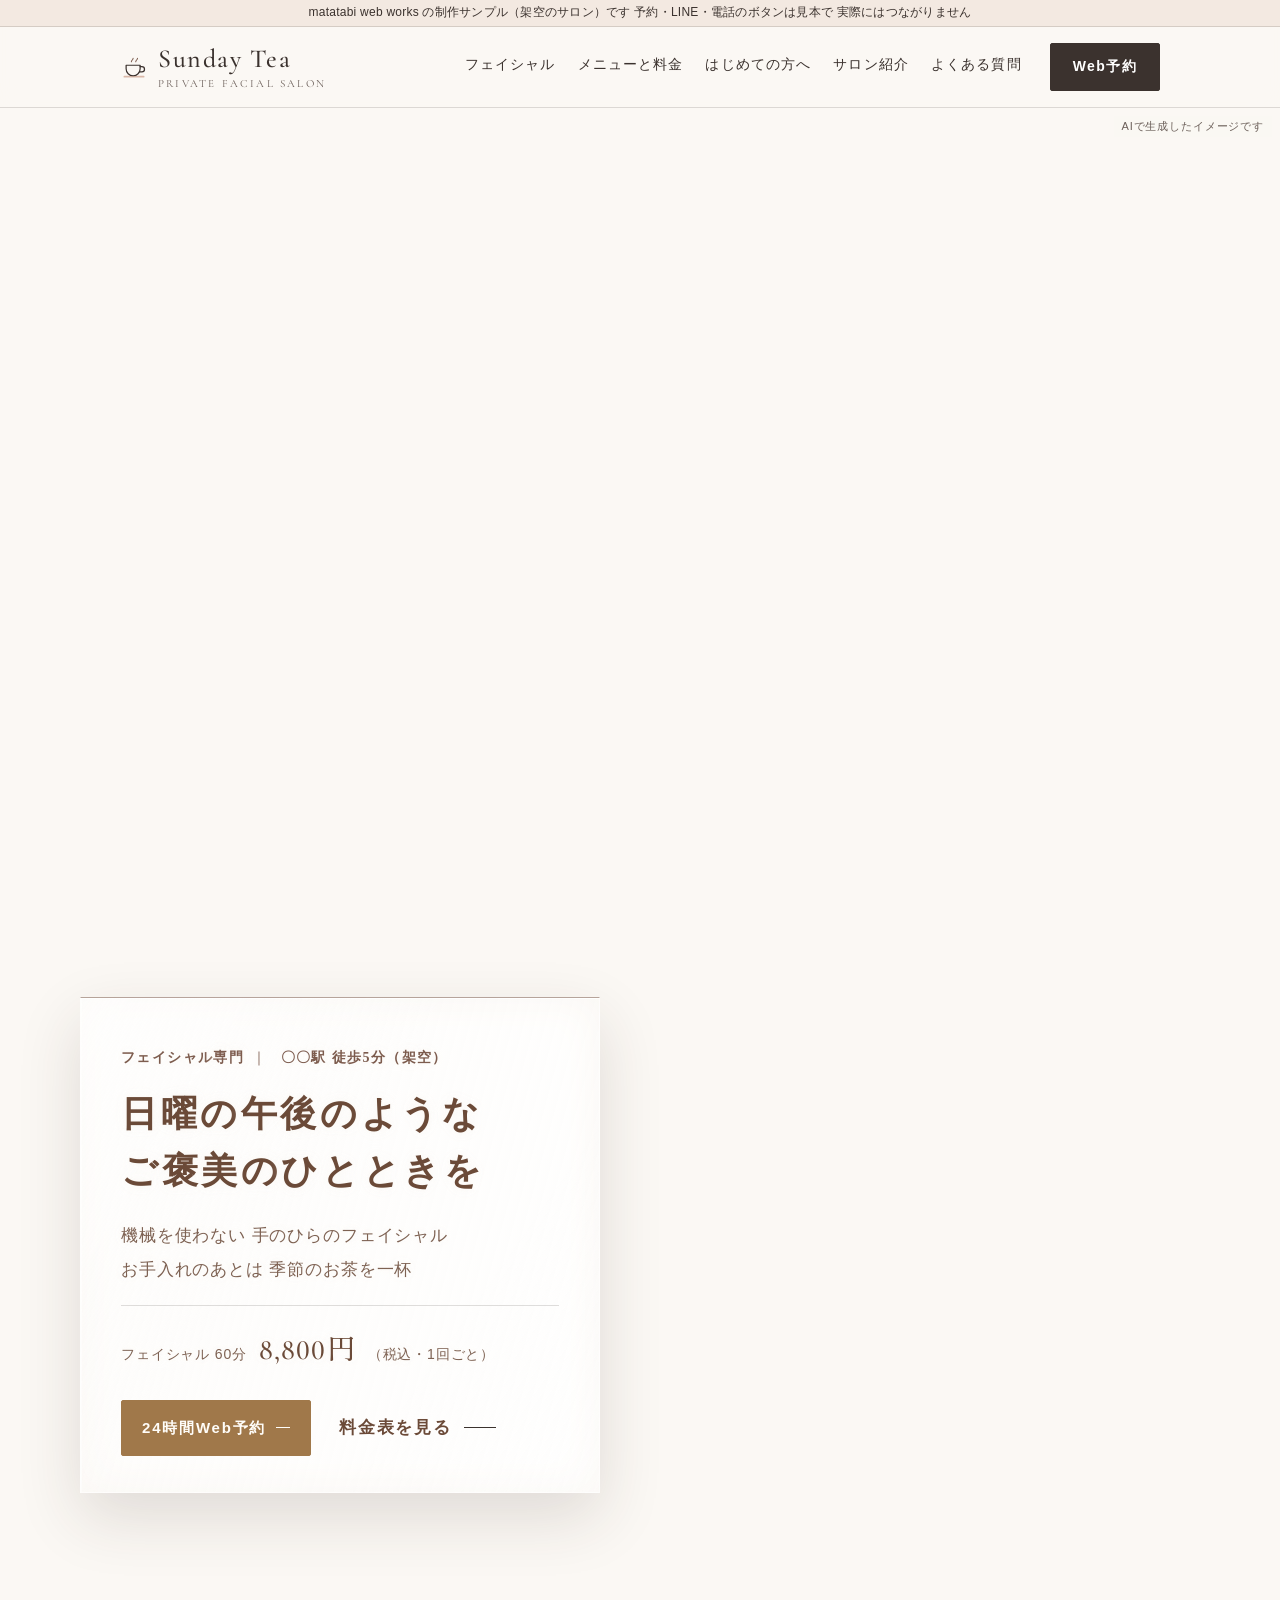
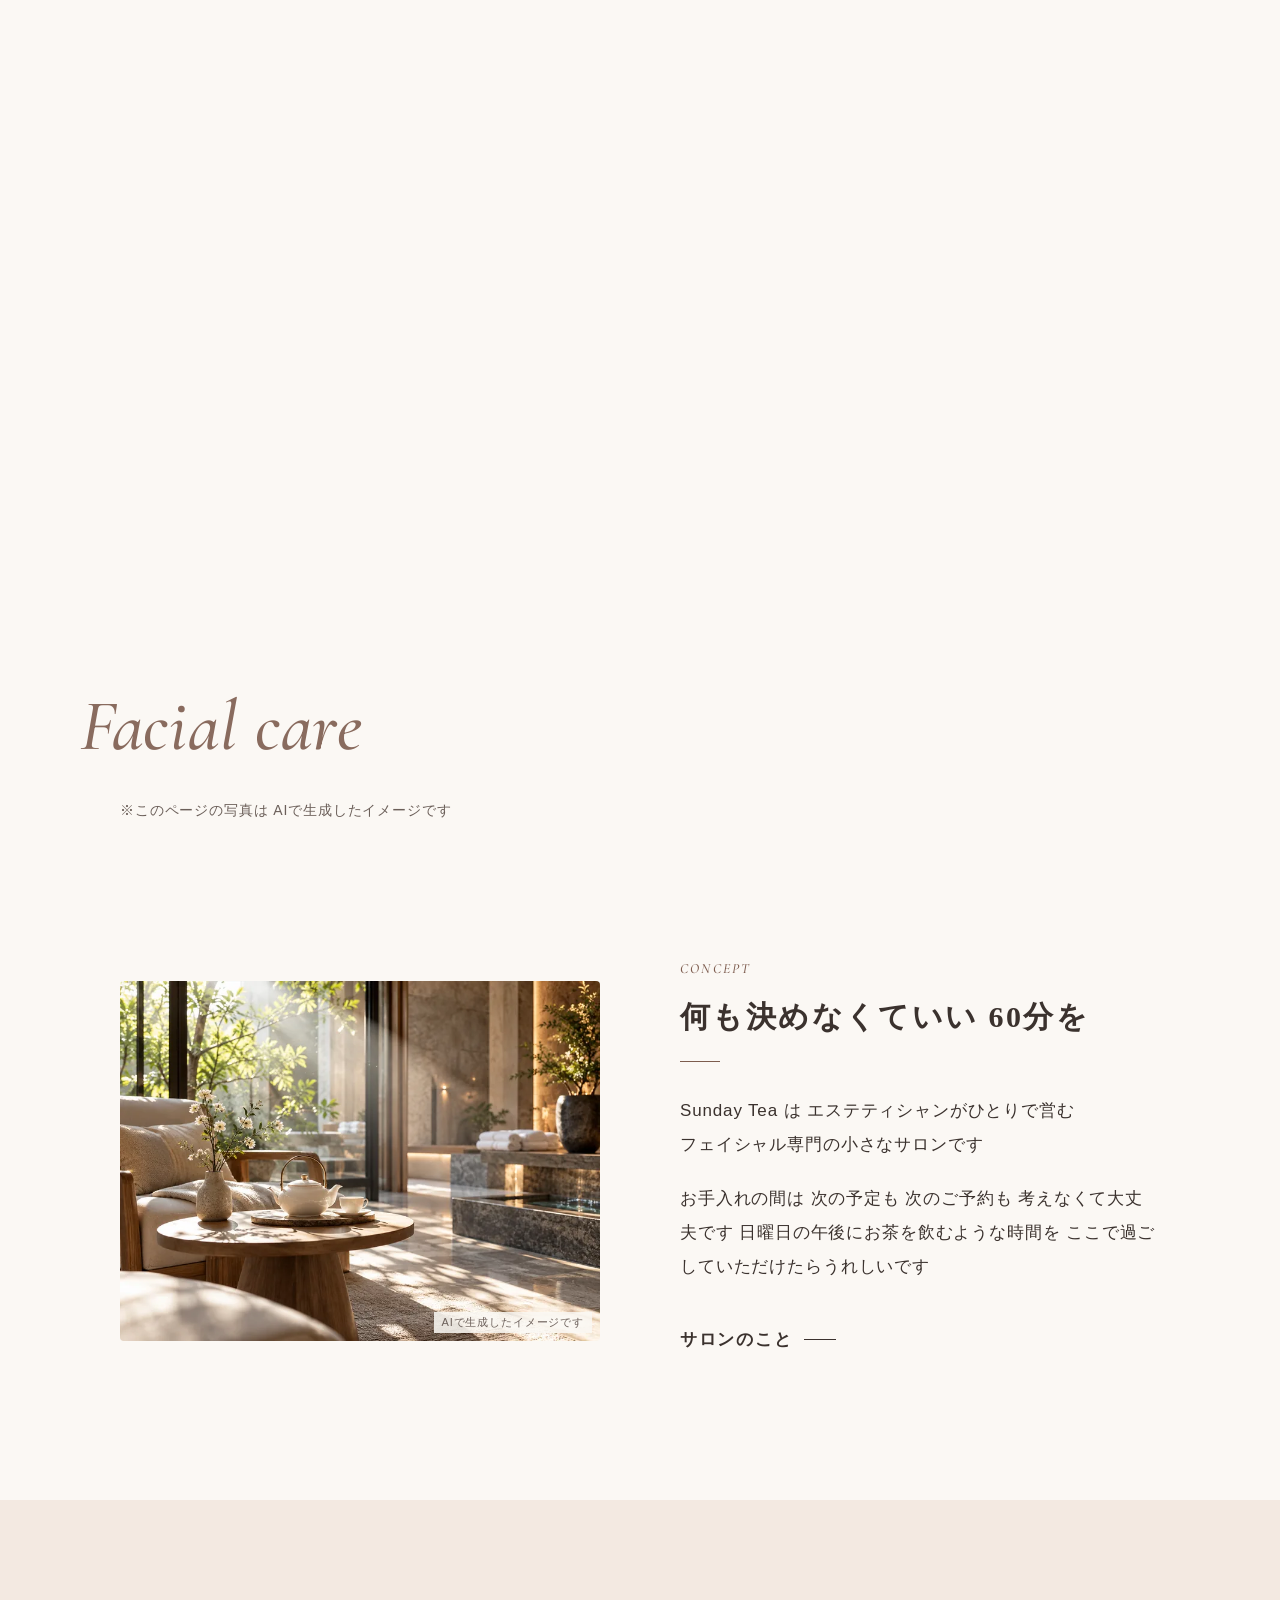
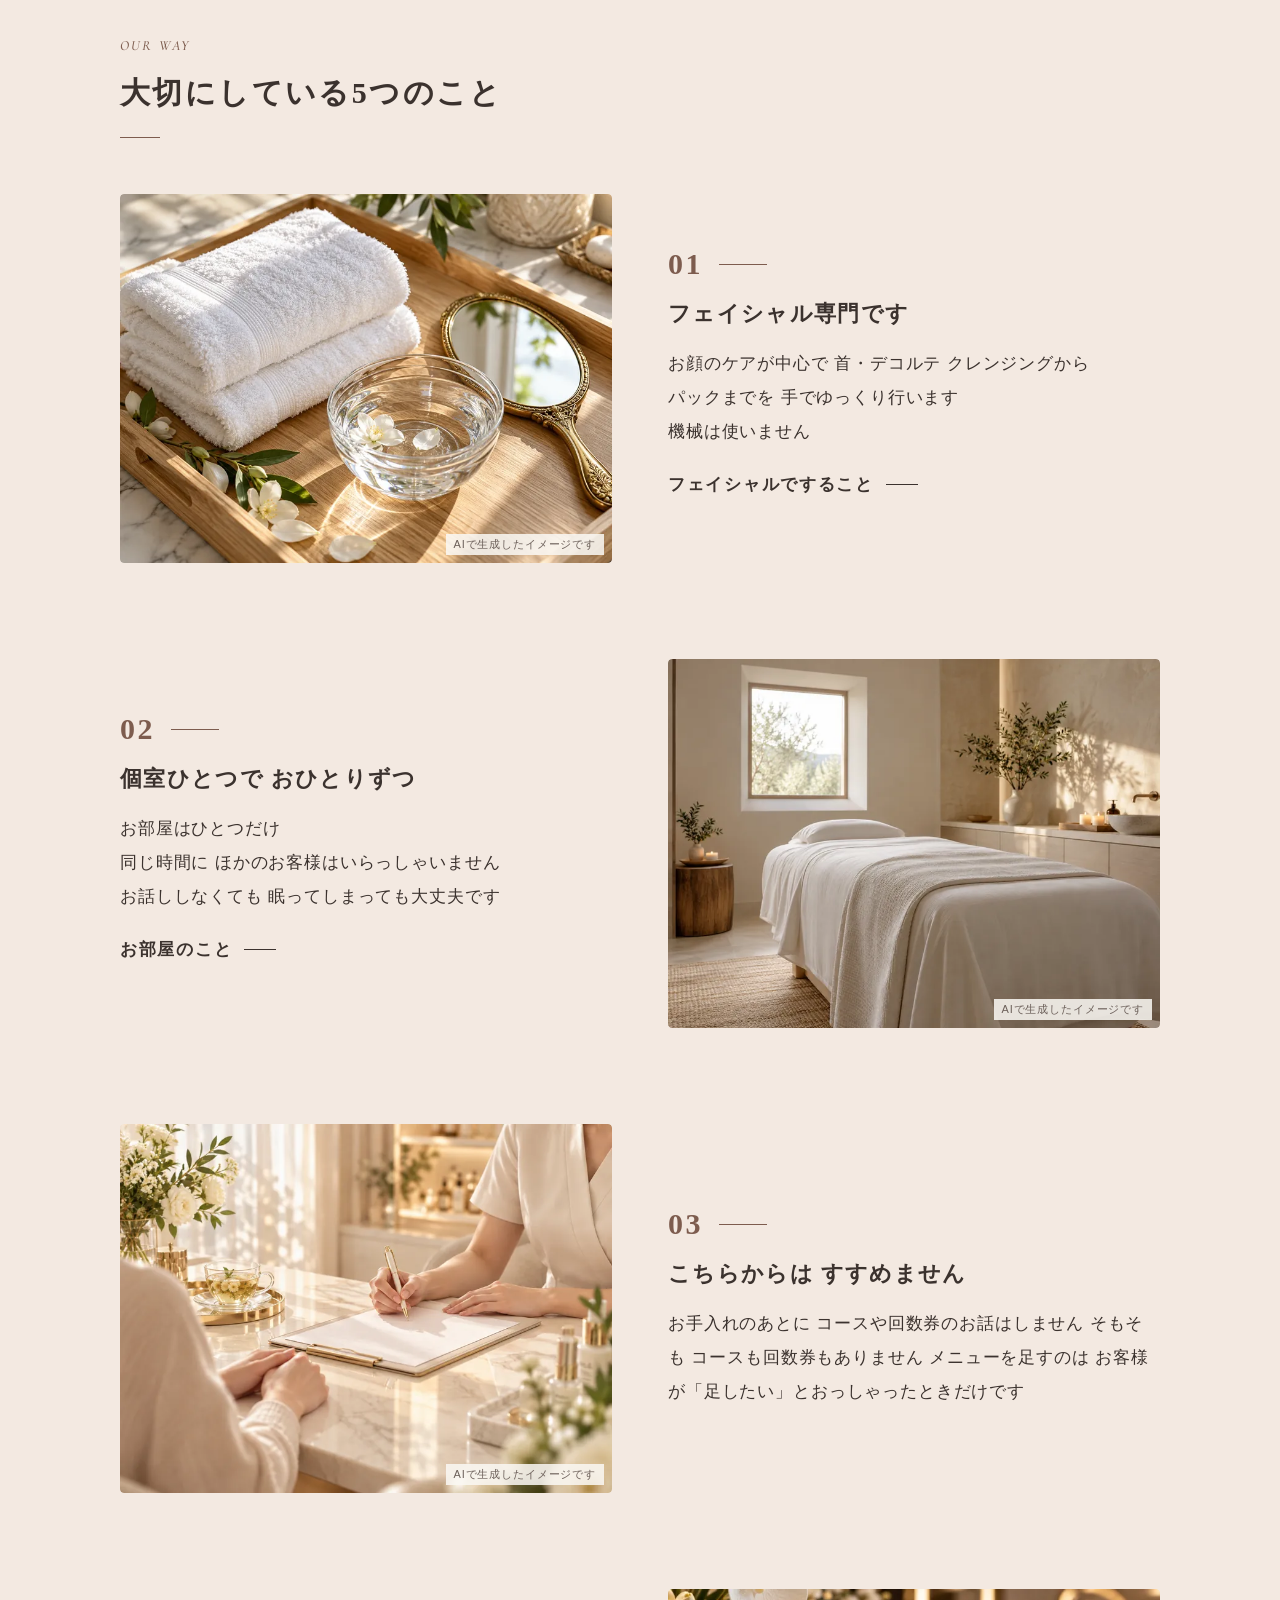
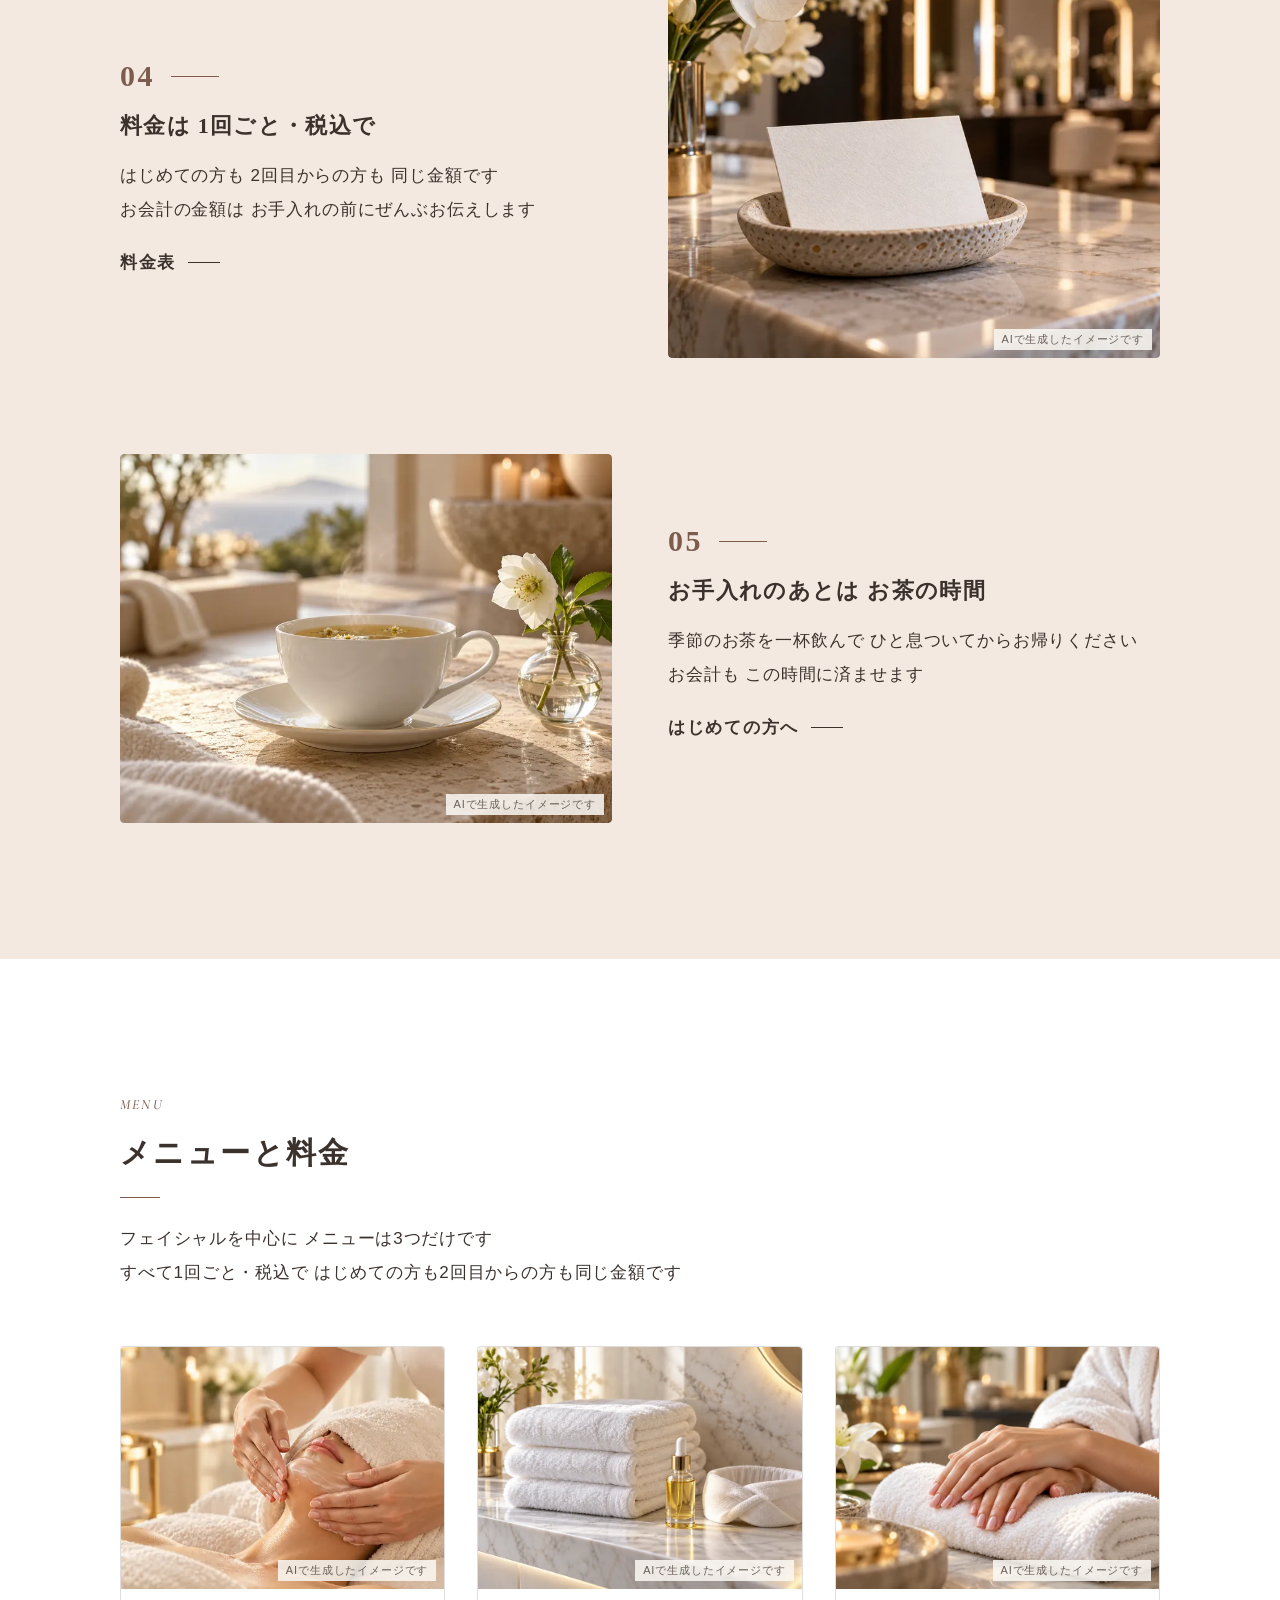
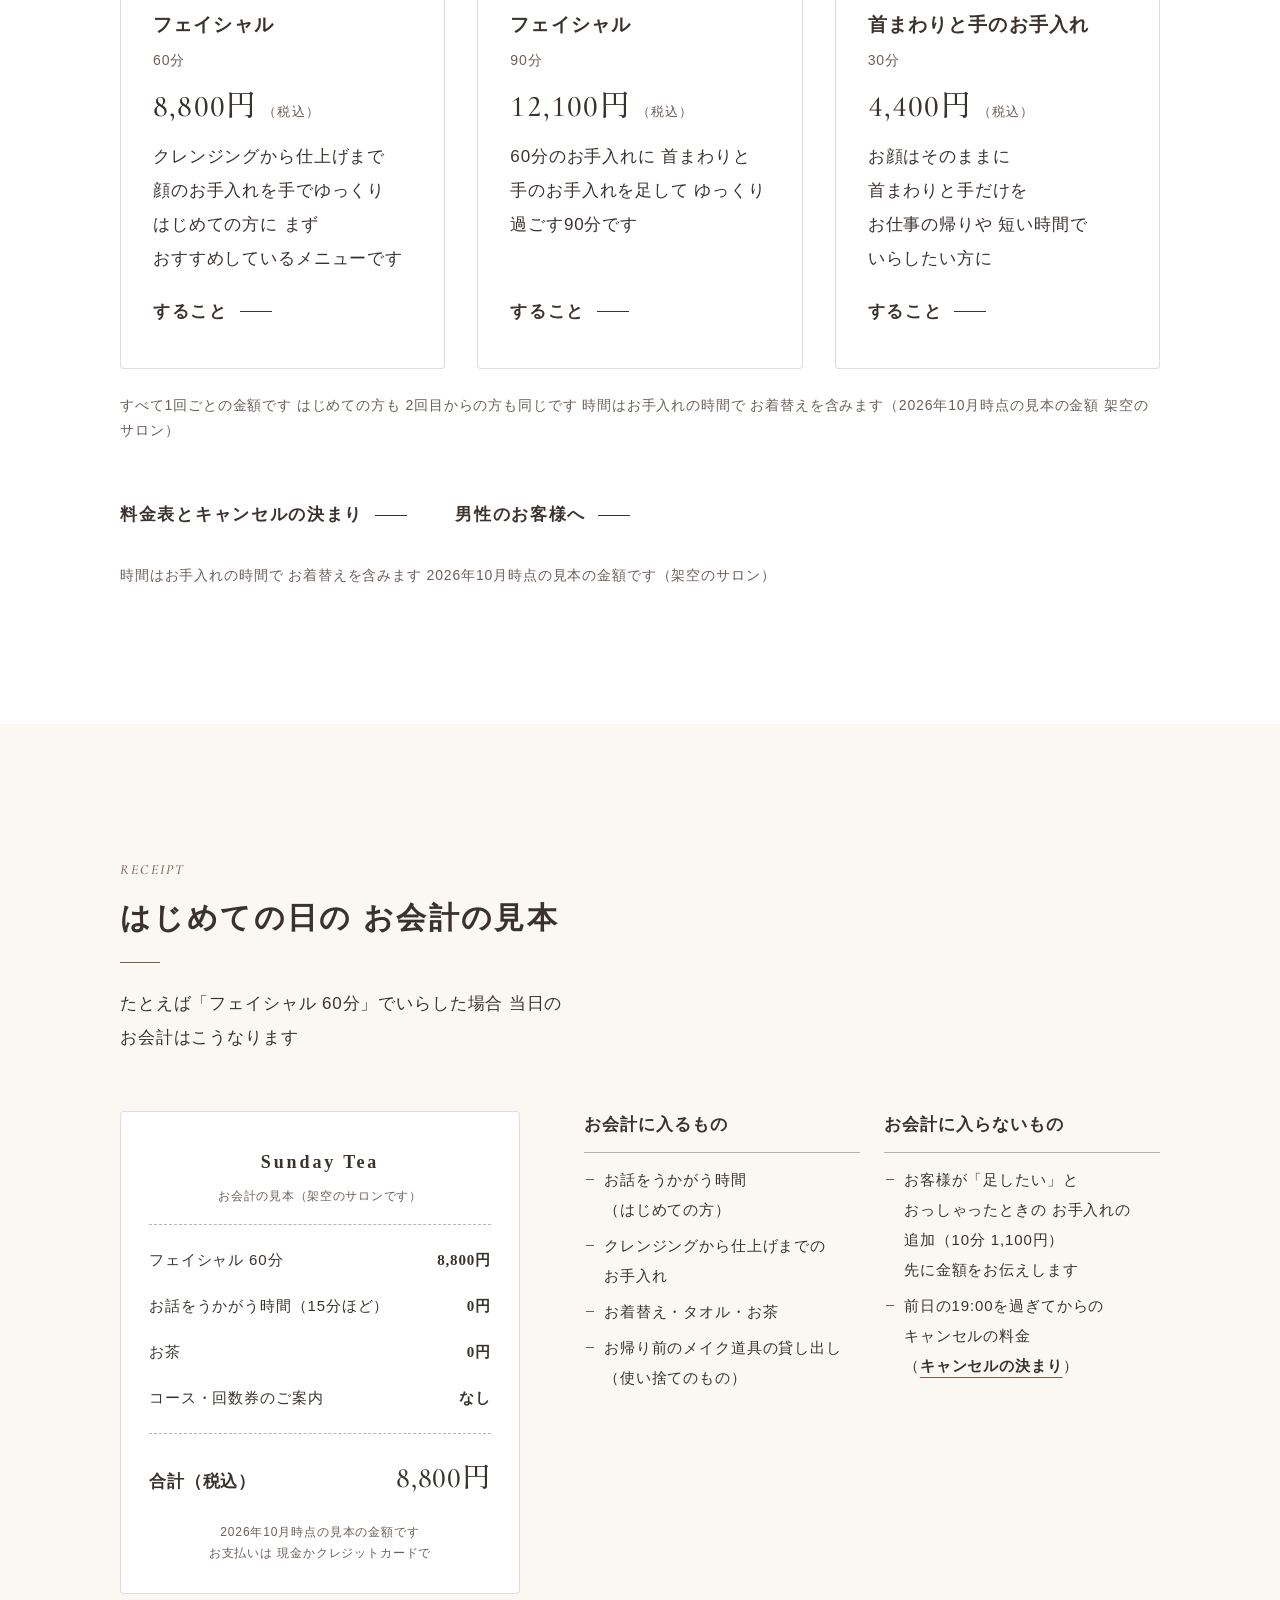
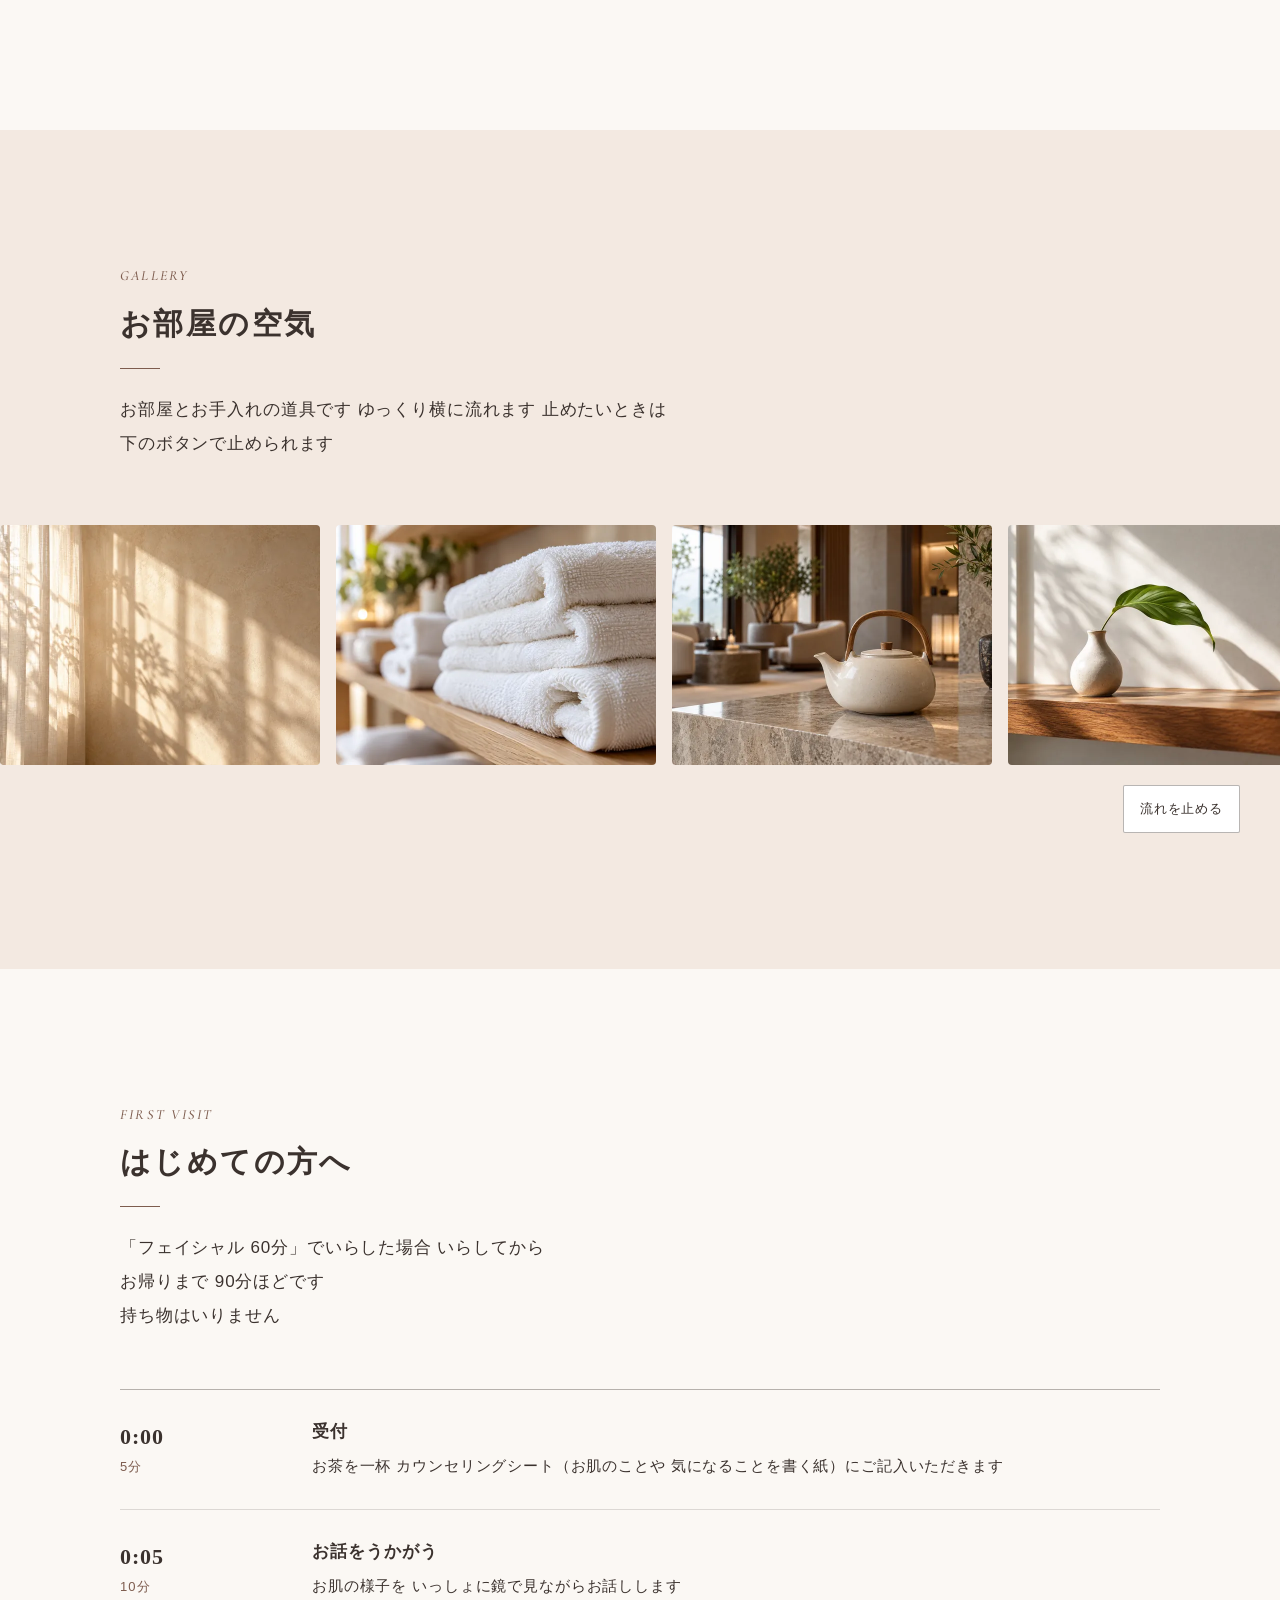
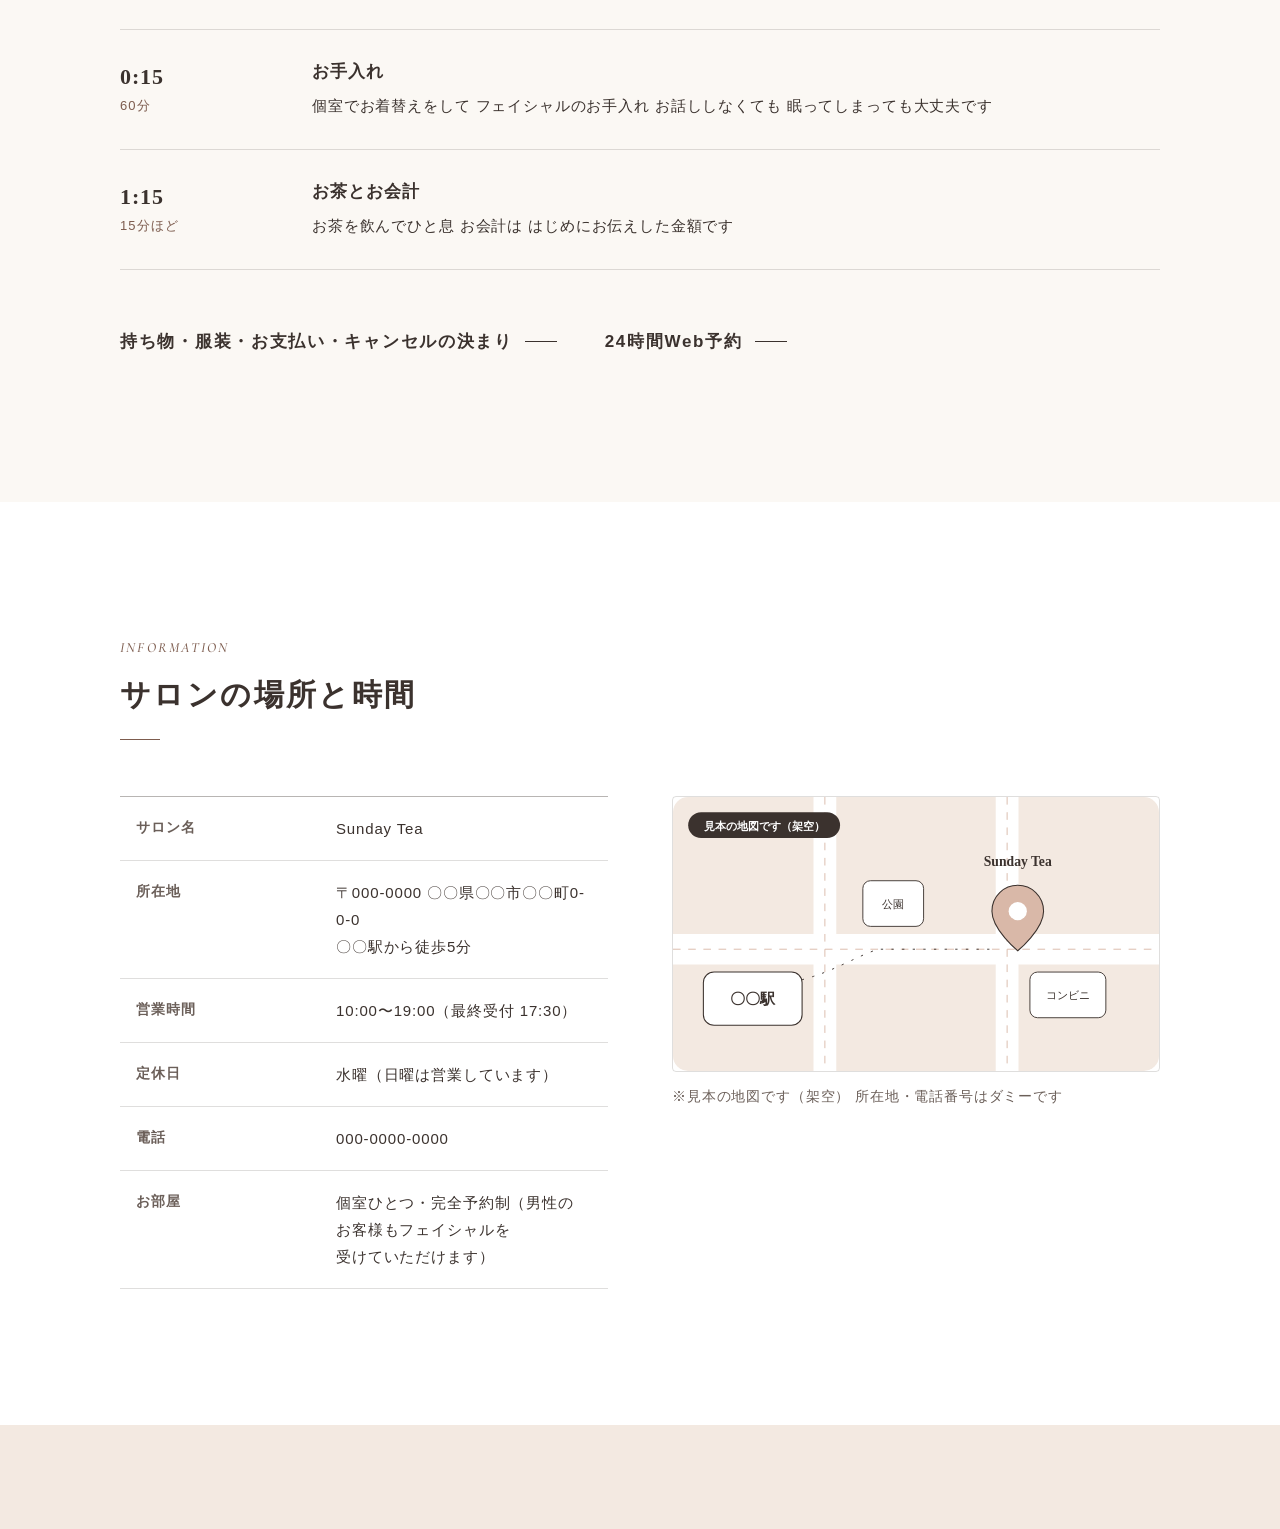
<file: index.html>
<!DOCTYPE html>
<html lang="ja" data-moji="d">
<head>
  <meta charset="UTF-8">
  <meta name="viewport" content="width=device-width, initial-scale=1">
  <meta name="robots" content="noindex">
  <meta name="format-detection" content="telephone=no">
  <title>Sunday Tea｜フェイシャル専門の小さなサロン（制作サンプル・架空）</title>
  <meta name="description" content="Sunday Tea は、〇〇駅から徒歩5分、フェイシャル専門の小さなサロンです。個室ひとつで、おひとりずつ、手でゆっくり。料金は1回ごと・税込（フェイシャル60分 8,800円）。24時間Web予約（見本）。">
  <meta property="og:title" content="Sunday Tea｜フェイシャル専門の小さなサロン（制作サンプル・架空）">
  <meta property="og:description" content="フェイシャル専門。個室ひとつで、おひとりずつ。料金は1回ごと・税込。（制作サンプル・架空のサロン）">
  <meta property="og:type" content="website">
  <meta property="og:site_name" content="Sunday Tea（制作サンプル・架空のサロン）">
  <meta property="og:locale" content="ja_JP">
  <meta name="theme-color" content="#3B322E">
  <link rel="icon" href="images/favicon.svg" type="image/svg+xml">
  <link rel="preconnect" href="https://fonts.googleapis.com">
  <link rel="preconnect" href="https://fonts.gstatic.com" crossorigin>
  <!-- 字体は「使う文字だけ」を読む。アドレスの text= は tools/font-text.py が書き換える -->
  <link rel="stylesheet" data-font="mincho" href="https://fonts.googleapis.com/css2?family=Shippori+Mincho+B1:wght@600&amp;text=%25%26%2C-.0123456789%3A%40ABCDEFGIKLMNOPQRSTUVWYacdefgiklmnoprstuvwxy%E2%80%BB%E2%91%A0%E2%91%A1%E2%91%A2%E2%91%A3%E2%91%A4%E3%80%81%E3%80%82%E3%80%87%E3%80%8C%E3%80%8D%E3%80%92%E3%80%94%E3%80%95%E3%80%9C%E3%81%82%E3%81%84%E3%81%86%E3%81%88%E3%81%8A%E3%81%8B%E3%81%8C%E3%81%8D%E3%81%8F%E3%81%90%E3%81%91%E3%81%92%E3%81%93%E3%81%94%E3%81%95%E3%81%97%E3%81%98%E3%81%99%E3%81%9A%E3%81%9B%E3%81%9C%E3%81%9D%E3%81%9E%E3%81%9F%E3%81%A0%E3%81%A1%E3%81%A3%E3%81%A4%E3%81%A5%E3%81%A6%E3%81%A7%E3%81%A8%E3%81%A9%E3%81%AA%E3%81%AB%E3%81%AE%E3%81%AF%E3%81%B0%E3%81%B2%E3%81%B5%E3%81%B6%E3%81%B8%E3%81%B9%E3%81%BB%E3%81%BE%E3%81%BF%E3%82%81%E3%82%82%E3%82%83%E3%82%84%E3%82%86%E3%82%88%E3%82%89%E3%82%8A%E3%82%8B%E3%82%8C%E3%82%8D%E3%82%8F%E3%82%92%E3%82%93%E3%82%A2%E3%82%A3%E3%82%A4%E3%82%A6%E3%82%A7%E3%82%A8%E3%82%A9%E3%82%AA%E3%82%AB%E3%82%AD%E3%82%AF%E3%82%B0%E3%82%B3%E3%82%B5%E3%82%B6%E3%82%B7%E3%82%B8%E3%82%B9%E3%82%BB%E3%82%BF%E3%83%83%E3%83%86%E3%83%87%E3%83%88%E3%83%89%E3%83%8B%E3%83%8D%E3%83%90%E3%83%91%E3%83%93%E3%83%95%E3%83%96%E3%83%97%E3%83%9A%E3%83%9B%E3%83%9C%E3%83%9D%E3%83%9F%E3%83%A0%E3%83%A1%E3%83%A3%E3%83%A5%E3%83%A9%E3%83%AA%E3%83%AB%E3%83%AC%E3%83%AD%E3%83%B3%E3%83%BB%E3%83%BC%E4%B8%80%E4%B8%8A%E4%B8%8B%E4%B9%BE%E4%BA%88%E4%BA%8B%E4%BA%BA%E4%BB%8B%E4%BB%95%E4%BB%98%E4%BB%A4%E4%BB%A5%E4%BC%91%E4%BC%9A%E4%BC%9D%E4%BD%8F%E4%BD%93%E4%BD%95%E4%BD%9C%E4%BD%BF%E4%BE%8B%E4%BE%9D%E4%BF%9D%E5%80%8B%E5%82%99%E5%85%88%E5%85%A5%E5%85%A8%E5%86%85%E5%86%86%E5%86%99%E5%87%A6%E5%87%BA%E5%88%86%E5%88%87%E5%88%A9%E5%88%B6%E5%88%B8%E5%89%8A%E5%89%8D%E5%8A%9B%E5%8A%A0%E5%8C%96%E5%8D%88%E5%8F%96%E5%8F%97%E5%8F%A3%E5%8F%B7%E5%90%84%E5%90%88%E5%90%8C%E5%90%8D%E5%91%BD%E5%95%8F%E5%9B%9E%E5%9B%B2%E5%A0%B1%E5%A0%B4%E5%A3%B2%E5%A4%89%E5%A4%96%E5%A4%A7%E5%A9%9A%E5%AD%90%E5%AD%97%E5%AD%98%E5%AD%A3%E5%AE%88%E5%AE%89%E5%AE%9A%E5%AE%9F%E5%AE%A2%E5%AE%A4%E5%AE%B6%E5%AE%B9%E5%AF%BE%E5%B0%82%E5%B0%91%E5%B1%8B%E5%B8%82%E5%B8%8C%E5%B8%B0%E5%B9%B4%E5%BA%97%E5%BC%8F%E5%BC%B7%E5%BD%93%E5%BE%8B%E5%BE%8C%E5%BE%97%E5%BF%85%E5%BF%9C%E6%80%A7%E6%83%85%E6%84%8F%E6%89%80%E6%89%8B%E6%89%95%E6%89%B1%E6%8A%BC%E6%8C%81%E6%8E%A2%E6%94%AF%E6%95%B0%E6%96%87%E6%96%99%E6%96%AD%E6%96%B9%E6%97%A5%E6%99%82%E6%9B%9C%E6%9B%B4%E6%9B%B8%E6%9B%BF%E6%9C%80%E6%9C%88%E6%9C%8D%E6%9C%9B%E6%9C%9F%E6%9C%AB%E6%9C%AC%E6%9D%9F%E6%9D%A5%E6%9E%B6%E6%A1%88%E6%A2%B0%E6%A6%82%E6%A7%98%E6%A8%AA%E6%A9%9F%E6%AC%A1%E6%AD%A3%E6%AE%8B%E6%B0%97%E6%B0%B4%E6%B1%BA%E6%B2%BF%E6%B3%95%E6%B3%A1%E6%B3%A8%E6%B4%97%E6%B5%81%E6%B6%88%E6%B8%A1%E6%BA%96%E7%82%B9%E7%84%A1%E7%87%A5%E7%89%A9%E7%90%86%E7%94%A3%E7%94%A8%E7%94%B7%E7%94%BA%E7%94%BB%E7%95%AA%E7%99%BA%E7%9A%84%E7%9B%AE%E7%9B%B4%E7%9B%B8%E7%9C%8C%E7%9C%9F%E7%9D%80%E7%9F%A5%E7%9F%AD%E7%A0%82%E7%A2%BA%E7%A4%BA%E7%A4%BE%E7%A7%BB%E7%A8%8E%E7%A9%BA%E7%AA%93%E7%AB%AF%E7%AE%A1%E7%AF%80%E7%B2%A7%E7%B4%84%E7%B4%B9%E7%B5%84%E7%B5%90%E7%B5%A1%E7%BD%AE%E7%BE%8E%E8%82%8C%E8%85%95%E8%8C%B6%E8%90%BD%E8%A1%8C%E8%A1%A8%E8%A3%85%E8%A4%92%E8%A6%81%E8%A6%8B%E8%A6%A7%E8%A8%82%E8%A8%88%E8%A8%98%E8%A9%B1%E8%AA%8D%E8%AA%AD%E8%AA%BF%E8%AB%87%E8%AD%B7%E8%B2%A1%E8%B3%AA%E8%B6%B3%E8%BC%89%E8%BE%BC%E8%BF%94%E8%BF%BD%E9%80%81%E9%80%A3%E9%81%85%E9%81%8E%E9%81%A9%E9%81%B8%E9%83%A8%E9%87%91%E9%87%9D%E9%8D%B5%E9%95%B7%E9%96%80%E9%96%89%E9%96%93%E9%96%A2%E9%99%8D%E9%99%A4%E9%9A%9B%E9%9B%A3%E9%9B%B0%E9%9B%BB%E9%9D%99%E9%9D%A2%E9%A0%90%E9%A0%BC%E9%A1%8D%E9%A1%94%E9%A1%98%E9%A6%96%EF%BC%88%EF%BC%89%EF%BC%8B%EF%BC%8F%EF%BC%9A&amp;display=swap">
  <link rel="stylesheet" data-font="gothic" href="https://fonts.googleapis.com/css2?family=Zen+Kaku+Gothic+New:wght@400;700&amp;text=%20%22%25%26%28%29%2C-.0123456789%3A%3D%40ABCDEFGIJKLMNOPQRSTUVWY%5B%5D_abcdefghijklmnopqrstuvwxy%C2%A9%C3%97%E2%80%B9%E2%80%BA%E2%80%BB%E2%91%A0%E2%91%A1%E2%91%A2%E2%91%A3%E2%91%A4%E2%96%B3%E2%97%8B%E3%80%81%E3%80%82%E3%80%87%E3%80%8C%E3%80%8D%E3%80%92%E3%80%94%E3%80%95%E3%80%9C%E3%81%82%E3%81%84%E3%81%86%E3%81%88%E3%81%8A%E3%81%8B%E3%81%8C%E3%81%8D%E3%81%8E%E3%81%8F%E3%81%90%E3%81%91%E3%81%92%E3%81%93%E3%81%94%E3%81%95%E3%81%96%E3%81%97%E3%81%98%E3%81%99%E3%81%9A%E3%81%9B%E3%81%9C%E3%81%9D%E3%81%9E%E3%81%9F%E3%81%A0%E3%81%A1%E3%81%A3%E3%81%A4%E3%81%A5%E3%81%A6%E3%81%A7%E3%81%A8%E3%81%A9%E3%81%AA%E3%81%AB%E3%81%AD%E3%81%AE%E3%81%AF%E3%81%B0%E3%81%B2%E3%81%B4%E3%81%B5%E3%81%B6%E3%81%B8%E3%81%B9%E3%81%BB%E3%81%BE%E3%81%BF%E3%82%80%E3%82%81%E3%82%82%E3%82%83%E3%82%84%E3%82%86%E3%82%87%E3%82%88%E3%82%89%E3%82%8A%E3%82%8B%E3%82%8C%E3%82%8D%E3%82%8F%E3%82%92%E3%82%93%E3%82%A2%E3%82%A3%E3%82%A4%E3%82%A6%E3%82%A7%E3%82%A8%E3%82%A9%E3%82%AA%E3%82%AB%E3%82%AC%E3%82%AD%E3%82%AF%E3%82%B0%E3%82%B1%E3%82%B3%E3%82%B5%E3%82%B6%E3%82%B7%E3%82%B8%E3%82%B9%E3%82%BA%E3%82%BB%E3%82%BF%E3%83%80%E3%83%81%E3%83%83%E3%83%84%E3%83%86%E3%83%87%E3%83%88%E3%83%89%E3%83%8B%E3%83%8D%E3%83%8F%E3%83%90%E3%83%91%E3%83%93%E3%83%95%E3%83%96%E3%83%97%E3%83%98%E3%83%99%E3%83%9A%E3%83%9B%E3%83%9C%E3%83%9D%E3%83%9E%E3%83%9F%E3%83%A0%E3%83%A1%E3%83%A3%E3%83%A5%E3%83%A9%E3%83%AA%E3%83%AB%E3%83%AC%E3%83%AD%E3%83%B3%E3%83%BB%E3%83%BC%E4%B8%80%E4%B8%88%E4%B8%89%E4%B8%8A%E4%B8%8B%E4%B8%A1%E4%B8%A6%E4%B8%AD%E4%B8%B8%E4%B9%BE%E4%BA%86%E4%BA%88%E4%BA%8B%E4%BA%BA%E4%BB%8A%E4%BB%8B%E4%BB%95%E4%BB%98%E4%BB%A4%E4%BB%A5%E4%BB%BB%E4%BC%91%E4%BC%9A%E4%BC%9D%E4%BD%8F%E4%BD%93%E4%BD%95%E4%BD%9C%E4%BD%BF%E4%BE%8B%E4%BE%9D%E4%BF%82%E4%BF%9D%E4%BF%A1%E5%80%8B%E5%82%99%E5%84%AA%E5%85%83%E5%85%88%E5%85%89%E5%85%A5%E5%85%A8%E5%85%AC%E5%85%B7%E5%85%B8%E5%86%85%E5%86%86%E5%86%8D%E5%86%99%E5%87%A6%E5%87%BA%E5%88%80%E5%88%86%E5%88%87%E5%88%9D%E5%88%A9%E5%88%B6%E5%88%B8%E5%89%83%E5%89%8A%E5%89%8D%E5%89%B2%E5%8A%9B%E5%8A%A0%E5%8A%A9%E5%8A%B9%E5%8B%95%E5%8B%A4%E5%8C%85%E5%8C%96%E5%8C%BB%E5%8D%88%E5%8D%B0%E5%8F%8B%E5%8F%96%E5%8F%97%E5%8F%A3%E5%8F%A5%E5%8F%B0%E5%8F%B7%E5%90%84%E5%90%88%E5%90%8C%E5%90%8D%E5%90%AB%E5%91%BD%E5%93%81%E5%95%8F%E5%96%B6%E5%99%A8%E5%9B%9E%E5%9B%A3%E5%9B%B2%E5%9B%B3%E5%9C%92%E5%9C%9F%E5%9C%A8%E5%9C%B0%E5%A0%B1%E5%A0%B4%E5%A3%81%E5%A3%B0%E5%A3%B2%E5%A4%89%E5%A4%96%E5%A4%9C%E5%A4%A7%E5%A4%AB%E5%A5%91%E5%A5%A5%E5%A5%B3%E5%A5%BD%E5%A6%8A%E5%A7%8B%E5%A8%A0%E5%A9%9A%E5%AD%90%E5%AD%97%E5%AD%98%E5%AD%A3%E5%AE%88%E5%AE%89%E5%AE%8C%E5%AE%9A%E5%AE%9F%E5%AE%A2%E5%AE%A4%E5%AE%B6%E5%AE%B9%E5%AF%BE%E5%B0%82%E5%B0%8F%E5%B0%91%E5%B1%80%E5%B1%8A%E5%B1%8B%E5%B1%B1%E5%B7%AE%E5%B8%82%E5%B8%8C%E5%B8%AB%E5%B8%AD%E5%B8%B0%E5%B9%B4%E5%BA%97%E5%BA%A6%E5%BC%8F%E5%BC%95%E5%BC%B1%E5%BC%B5%E5%BC%B7%E5%BD%93%E5%BD%A2%E5%BD%B1%E5%BE%85%E5%BE%8B%E5%BE%8C%E5%BE%92%E5%BE%97%E5%BF%83%E5%BF%85%E5%BF%9C%E6%80%A7%E6%81%AF%E6%83%85%E6%84%8F%E6%84%9F%E6%85%8B%E6%85%AE%E6%88%90%E6%89%80%E6%89%8B%E6%89%95%E6%89%B1%E6%89%BF%E6%8A%98%E6%8A%BC%E6%8B%85%E6%8C%81%E6%8C%BF%E6%8D%A8%E6%8E%A2%E6%8E%A7%E6%8E%B2%E6%8F%9B%E6%94%AF%E6%95%99%E6%95%B0%E6%96%87%E6%96%99%E6%96%AD%E6%96%B0%E6%96%B9%E6%97%A5%E6%98%8E%E6%99%82%E6%9B%9C%E6%9B%B4%E6%9B%B8%E6%9B%BF%E6%9C%80%E6%9C%88%E6%9C%8D%E6%9C%9B%E6%9C%9D%E6%9C%9F%E6%9C%A8%E6%9C%AB%E6%9C%AC%E6%9D%9F%E6%9D%A5%E6%9D%AF%E6%9E%9A%E6%9E%A0%E6%9E%B6%E6%A0%BC%E6%A1%88%E6%A2%B0%E6%A3%9A%E6%A4%8D%E6%A5%AD%E6%A5%BD%E6%A6%82%E6%A7%98%E6%A8%AA%E6%A9%9F%E6%AC%A1%E6%AD%A2%E6%AD%A3%E6%AD%A9%E6%AE%8B%E6%AE%B5%E6%AF%8E%E6%B0%91%E6%B0%97%E6%B0%B4%E6%B1%BA%E6%B2%BF%E6%B3%81%E6%B3%95%E6%B3%A1%E6%B3%A8%E6%B4%97%E6%B5%81%E6%B6%88%E6%B6%B2%E6%B7%BB%E6%B8%88%E6%B8%A1%E6%B9%AF%E6%BA%80%E6%BA%96%E6%BF%83%E7%81%AB%E7%82%B9%E7%84%A1%E7%85%A7%E7%87%A5%E7%89%A9%E7%89%B9%E7%8A%B6%E7%8E%84%E7%8F%BE%E7%90%86%E7%93%B6%E7%94%9F%E7%94%A3%E7%94%A8%E7%94%B0%E7%94%B1%E7%94%B3%E7%94%B7%E7%94%BA%E7%94%BB%E7%95%99%E7%95%A5%E7%95%AA%E7%99%82%E7%99%BA%E7%99%BD%E7%9A%84%E7%9A%BF%E7%9B%AE%E7%9B%B4%E7%9B%B8%E7%9C%81%E7%9C%8C%E7%9C%9F%E7%9C%A0%E7%9D%80%E7%9F%A2%E7%9F%A5%E7%9F%AD%E7%9F%B3%E7%A0%82%E7%A2%BA%E7%A4%BA%E7%A4%BE%E7%A7%BB%E7%A8%8E%E7%A8%AE%E7%A9%BA%E7%AA%93%E7%AB%8B%E7%AB%AF%E7%AC%AC%E7%AE%A1%E7%AF%80%E7%B2%A7%E7%B4%84%E7%B4%99%E7%B4%B9%E7%B5%82%E7%B5%84%E7%B5%90%E7%B5%A1%E7%B6%9A%E7%B7%8A%E7%B7%92%E7%B8%81%E7%BD%AE%E7%BE%8E%E8%80%83%E8%80%85%E8%81%9E%E8%82%8C%E8%85%95%E8%87%AA%E8%89%AF%E8%89%B2%E8%8A%B1%E8%8B%A6%E8%8C%B6%E8%90%BD%E8%91%89%E8%96%84%E8%A1%8C%E8%A1%A8%E8%A2%96%E8%A3%85%E8%A4%92%E8%A6%81%E8%A6%8B%E8%A6%A7%E8%A7%92%E8%A8%82%E8%A8%88%E8%A8%98%E8%A9%B1%E8%AA%8D%E8%AA%AC%E8%AA%AD%E8%AA%BF%E8%AB%87%E8%AD%B7%E8%B2%A1%E8%B2%A9%E8%B2%B8%E8%B3%87%E8%B3%AA%E8%B5%A4%E8%B6%B3%E8%BA%AB%E8%BB%8A%E8%BB%BD%E8%BC%89%E8%BE%BA%E8%BE%BC%E8%BF%8E%E8%BF%91%E8%BF%94%E8%BF%B7%E8%BF%BD%E9%80%81%E9%80%94%E9%80%9A%E9%80%A3%E9%80%B2%E9%81%85%E9%81%8E%E9%81%93%E9%81%A0%E9%81%A9%E9%81%B8%E9%83%A8%E9%85%8D%E9%87%8D%E9%87%91%E9%87%9D%E9%89%A2%E9%8D%B5%E9%8F%A1%E9%95%B7%E9%96%80%E9%96%89%E9%96%8B%E9%96%93%E9%96%A2%E9%99%8D%E9%99%A2%E9%99%A4%E9%9A%8E%E9%9A%9B%E9%9B%A3%E9%9B%B0%E9%9B%BB%E9%9D%99%E9%9D%A2%E9%9F%B3%E9%A0%85%E9%A0%86%E9%A0%88%E9%A0%90%E9%A0%AC%E9%A0%BC%E9%A1%8D%E9%A1%94%E9%A1%98%E9%A1%9E%E9%A3%B2%E9%A6%96%E9%A6%99%E9%A7%85%E9%A7%90%E9%AB%98%E9%B3%B4%E9%BB%92%EF%BC%88%EF%BC%89%EF%BC%8B%EF%BC%8F%EF%BC%9A%EF%BC%9D%EF%BC%9F%EF%BD%9C&amp;display=swap">
  <link rel="stylesheet" data-font="accent" href="https://fonts.googleapis.com/css2?family=Cormorant+Garamond:ital,wght@0,500;1,500&amp;text=%20%26%2C.0123456789%3AABCDEFGIKLMNOPQRSTUVWYacdefilmnoprstuvwy&amp;display=swap">
  <link rel="stylesheet" href="css/style.css?v=20261031-4">
  <script src="js/main.js?v=20261009-09" defer></script>
  <script type="application/ld+json">
  {
    "@context": "https://schema.org",
    "@type": "BeautySalon",
    "name": "Sunday Tea",
    "description": "フェイシャル専門の小さなサロン（matatabi web works の制作サンプル・架空のサロンです）",
    "address": {
      "@type": "PostalAddress",
      "postalCode": "000-0000",
      "addressRegion": "〇〇県",
      "addressLocality": "〇〇市",
      "streetAddress": "〇〇町0-0-0",
      "addressCountry": "JP"
    },
    "telephone": "000-0000-0000",
    "openingHoursSpecification": [{
      "@type": "OpeningHoursSpecification",
      "dayOfWeek": ["Monday", "Tuesday", "Thursday", "Friday", "Saturday", "Sunday"],
      "opens": "10:00",
      "closes": "19:00"
    }],
    "priceRange": "4,400円〜12,100円（税込）"
  }
  </script>
</head>
<body class="has-fixed-cta">
  <a class="skip-link" href="#main">本文へ<wbr>移動</a>
  <header class="site-header">
    <p class="sample-notice"><span class="sample-notice__pc">matatabi web works の<wbr>制作サンプル<wbr>（架空の<wbr>サロン）です 予約・LINE・電話の<wbr>ボタンは<wbr>見本で 実際には<wbr>つながりません</span> <span class="sample-notice__sp">matatabi web works の<wbr>見本です<wbr>（架空の<wbr>サロン）</span></p>
    <div class="container site-header__inner">
      <a href="index.html" class="site-logo">
        <img src="images/logo-mark.svg" alt="" width="28" height="28">
        <span class="site-logo__text"><span class="site-logo__name">Sunday Tea</span><span class="site-logo__sub">PRIVATE FACIAL SALON</span></span>
      </a>
      <nav class="global-nav" id="global-nav" aria-label="メインメニュー">
        <ul class="global-nav__list">
          <li data-wrap="phrase" class="global-nav__home"><a href="index.html" aria-current="page"><span>ホーム</span></a></li>
          <li data-wrap="phrase"><a href="facial.html"><span>フェイシャル</span></a></li>
          <li data-wrap="phrase"><a href="menu.html"><span>メニューと<wbr>料金</span></a></li>
          <li data-wrap="phrase"><a href="first.html"><span>はじめての<wbr>方へ</span></a></li>
          <li data-wrap="phrase"><a href="about.html"><span>サロン紹介</span></a></li>
          <li data-wrap="phrase"><a href="faq.html"><span>よく<wbr>ある<wbr>質問</span></a></li>
          <li data-wrap="phrase" class="global-nav__reserve-sp"><a href="reserve.html"><span>ご予約・<wbr>お問い合わせ</span></a></li>
        </ul>
        <p data-wrap="phrase" class="global-nav__cta"><a href="reserve.html#booking" class="btn btn--primary">24時間<wbr>Web予約</a></p>
      </nav>
      <div class="header-actions">
        <a href="reserve.html#booking" class="btn btn--primary header-reserve">Web予約</a>
        <button type="button" class="menu-toggle" aria-label="メニューを開く" aria-expanded="false" aria-controls="global-nav">
          <span class="menu-toggle__bars" aria-hidden="true"></span>
        </button>
      </div>
    </div>
  </header>
  <main id="main">
    <section class="hero-v hero" aria-labelledby="hero-title">
      <picture class="hero-v__picture" data-photo="P01">
        <source media="(min-width: 1024px)" srcset="images/photos/p01-room-pc-1600.webp 1600w, images/photos/p01-room-pc-1672.webp 1672w" sizes="100vw" width="1600" height="900">
        <img src="images/photos/p01-room-sp-941.webp" alt="午後の光が白い壁に木の葉の影を落とす個室。白いシーツと薄いブランケットのベッド、丸めたタオル、オリーブの鉢と白い花が見える" width="941" height="1672" fetchpriority="high" decoding="async">
      </picture>
      <p data-wrap="phrase" class="photo-note hero-v__photo-note">AIで<wbr>生成した<wbr>イメージです</p>
      <p class="hero-v__word" aria-hidden="true">Facial care</p>
      <div class="hero-v__panel">
        <p data-wrap="phrase" class="hero-v__lead-line">フェイシャル<wbr>専門<span aria-hidden="true">｜</span><span class="visually-hidden"></span> <span class="nowrap">〇〇駅 徒歩5分<span class="pc-inline"><wbr>（架空）</span></span></p>
        <h1 class="hero__title" id="hero-title">日曜の<wbr>午後のような<br>ご褒美の<wbr>ひとときを</h1>
        <p data-wrap="phrase" class="hero__lead">機械を<wbr>使わない 手の<wbr>ひらの<wbr>フェイシャル<br class="pc-only">お手入れの<wbr>あとは 季節の<wbr>お茶を<wbr>一杯</p>
        <p data-wrap="phrase" class="hero-v__price"><span>フェイシャル 60分</span><strong><wbr>8,800円</strong><span><wbr>（税込<span class="pc-inline">・1回ごと</span>）</span></p>
        <div class="hero-v__actions">
          <a href="reserve.html#booking" class="btn btn--primary">24時間<wbr>Web予約</a>
          <a href="menu.html#price" class="more-link">料金表を<wbr>見る</a>
        </div>
      </div>
    </section>
    <p data-wrap="phrase" class="container note photo-ai-note">※<wbr>この<wbr>ページの<wbr>写真は AIで<wbr>生成した<wbr>イメージです</p>

    <section class="section" aria-labelledby="concept-title">
      <div class="container">
        <div class="split reveal">
          <div class="split__image">
            <figure class="photo photo--4x3 reveal-clip" data-photo="P02"><img src="images/photos/p02-concept-tea-800.webp" srcset="images/photos/p02-concept-tea-800.webp 800w, images/photos/p02-concept-tea-1200.webp 1200w" sizes="(min-width: 1024px) 560px, 100vw" alt="午後の光が差し込むお部屋の、木の丸いテーブル。白いティーポットとカップ、小さな花" width="800" height="600" loading="lazy" decoding="async"><figcaption data-wrap="phrase" class="photo-note">AIで<wbr>生成した<wbr>イメージです</figcaption></figure>
          </div>
          <div class="split__text">
            <span class="eyebrow" aria-hidden="true">CONCEPT</span>
            <h2 data-clauses="1" class="section-title" id="concept-title"><span class="kc">何も<wbr>決めなくて<wbr>いい</span> <span class="kc">60分を</span></h2>
            <p data-wrap="phrase" style="margin-top: 32px;">Sunday Tea は エステティシャンが<wbr>ひとりで<wbr>営む フェイシャル<wbr>専門の<wbr>小さな<wbr>サロンです</p>
            <p>お手入れの<wbr>間は 次の<wbr>予定も 次の<wbr>ご予約も 考えなくて<wbr>大丈夫です 日曜日の<wbr>午後に<wbr>お茶を<wbr>飲むような<wbr>時間を ここで<wbr>過ごしていただけたら<wbr>うれしいです</p>
            <a href="about.html" class="more-link">サロンの<wbr>こと</a>
          </div>
        </div>
      </div>
    </section>

    <section class="section section--pale" aria-labelledby="reasons-title" id="reasons">
      <div class="container">
        <div class="section-head reveal">
          <span class="eyebrow" aria-hidden="true">OUR WAY</span>
          <h2 class="section-title" id="reasons-title">大切に<wbr>している<wbr>5つの<wbr>こと</h2>
        </div>
        <ol class="reason-list">
          <li class="reason reveal">
            <div class="reason__image"><figure class="photo photo--4x3 reveal-clip" data-photo="P03"><img src="images/photos/p03-tray-tools-800.webp" srcset="images/photos/p03-tray-tools-800.webp 800w, images/photos/p03-tray-tools-1200.webp 1200w" sizes="(min-width: 1024px) 520px, 100vw" alt="木のトレイに、たたんだ白いタオル、水を張ったガラスの器、小さな白い花、金の縁の手鏡が並んでいる" width="800" height="600" loading="lazy" decoding="async"><figcaption data-wrap="phrase" class="photo-note">AIで<wbr>生成した<wbr>イメージです</figcaption></figure></div>
            <div class="reason__text">
              <p class="reason__num" aria-hidden="true">01</p>
              <h3><span class="visually-hidden">1つめ　</span>フェイシャル<wbr>専門です</h3>
              <p data-clauses="1" data-wrap="phrase"><span class="kc">お顔の<wbr>ケアが<wbr>中心で 首・デコルテ クレンジングから<wbr>パックまでを 手で<wbr>ゆっくり<wbr>行います</span> <span class="kc"><wbr>機械は<wbr>使いません</span></p>
              <a href="menu.html#facial" class="more-link">フェイシャルでする<wbr>こと</a>
            </div>
          </li>
          <li class="reason reveal">
            <div class="reason__image"><figure class="photo photo--4x3 reveal-clip" data-photo="P04"><img src="images/photos/p04-room-bed-800.webp" srcset="images/photos/p04-room-bed-800.webp 800w, images/photos/p04-room-bed-1200.webp 1200w" sizes="(min-width: 1024px) 520px, 100vw" alt="小さな窓から光が入る個室に、白いリネンのベッドが1台。そばに植物とろうそく" width="800" height="600" loading="lazy" decoding="async"><figcaption data-wrap="phrase" class="photo-note">AIで<wbr>生成した<wbr>イメージです</figcaption></figure></div>
            <div class="reason__text">
              <p class="reason__num" aria-hidden="true">02</p>
              <h3><span class="visually-hidden">2つめ　</span>個室ひとつで おひとりずつ</h3>
              <p data-clauses="1" data-wrap="phrase"><span class="kc">お部屋は<wbr>ひとつだけ</span> <span class="kc"><wbr>同じ<wbr>時間に ほかの<wbr>お客様は<wbr>いらっしゃいません</span> <span class="kc"><wbr>お話ししなくても 眠ってしまっても<wbr>大丈夫です</span></p>
              <a href="about.html#room-title" class="more-link">お部屋の<wbr>こと</a>
            </div>
          </li>
          <li class="reason reveal">
            <div class="reason__image"><figure class="photo photo--4x3 reveal-clip" data-photo="P05"><img src="images/photos/counseling-800.webp" srcset="images/photos/counseling-800.webp 800w, images/photos/counseling-1200.webp 1200w" sizes="(min-width: 1024px) 520px, 100vw" alt="テーブルの上に、ガラスのカップのハーブティーと、何も書いていない白い紙。お話を聞きながらペンを持つ手元" width="800" height="600" loading="lazy" decoding="async"><figcaption data-wrap="phrase" class="photo-note">AIで<wbr>生成した<wbr>イメージです</figcaption></figure></div>
            <div class="reason__text">
              <p class="reason__num" aria-hidden="true">03</p>
              <h3><span class="visually-hidden">3つめ　</span>こちらからは すすめません</h3>
              <p>お手入れの<wbr>あとに コースや<wbr>回数券の<wbr>お話は<wbr>しません そもそも コースも<wbr>回数券も<wbr>ありません メニューを<wbr>足すのは お客様が<wbr>「足したい」と<wbr>おっしゃった<wbr>ときだけです</p>
            </div>
          </li>
          <li class="reason reveal">
            <div class="reason__image"><figure class="photo photo--4x3 reveal-clip" data-photo="P06"><img src="images/photos/p06-card-dish-800.webp" srcset="images/photos/p06-card-dish-800.webp 800w, images/photos/p06-card-dish-1200.webp 1200w" sizes="(min-width: 1024px) 520px, 100vw" alt="大理石の台の上の、石の小皿に立てた何も書いていない白いカード" width="800" height="600" loading="lazy" decoding="async"><figcaption data-wrap="phrase" class="photo-note">AIで<wbr>生成した<wbr>イメージです</figcaption></figure></div>
            <div class="reason__text">
              <p class="reason__num" aria-hidden="true">04</p>
              <h3><span class="visually-hidden">4つめ　</span>料金は 1回ごと<wbr>・税込で</h3>
              <p data-clauses="1" data-wrap="phrase"><span class="kc">はじめての<wbr>方も 2回目からの<wbr>方も 同じ<wbr>金額です</span> <span class="kc"><wbr>お会計の<wbr>金額は お手入れの<wbr>前に<wbr>ぜんぶ<wbr>お伝えします</span></p>
              <a href="menu.html#price" class="more-link">料金表</a>
            </div>
          </li>
          <li class="reason reveal">
            <div class="reason__image"><figure class="photo photo--4x3 reveal-clip" data-photo="P07"><img src="images/photos/p07-tea-flower-800.webp" srcset="images/photos/p07-tea-flower-800.webp 800w, images/photos/p07-tea-flower-1200.webp 1200w" sizes="(min-width: 1024px) 520px, 100vw" alt="湯気の立つ白いティーカップと、小さなガラスの花瓶に挿した白い花。奥に窓と遠くの山" width="800" height="600" loading="lazy" decoding="async"><figcaption data-wrap="phrase" class="photo-note">AIで<wbr>生成した<wbr>イメージです</figcaption></figure></div>
            <div class="reason__text">
              <p class="reason__num" aria-hidden="true">05</p>
              <h3><span class="visually-hidden">5つめ　</span>お手入れの<wbr>あとは お茶の<wbr>時間</h3>
              <p data-clauses="1" data-wrap="phrase"><span class="kc">季節の<wbr>お茶を<wbr>一杯<wbr>飲んで ひと<wbr>息ついてから<wbr>お帰りください</span> <span class="kc"><wbr>お会計も この<wbr>時間に<wbr>済ませます</span></p>
              <a href="first.html" class="more-link">はじめての<wbr>方へ</a>
            </div>
          </li>
        </ol>
      </div>
    </section>

    <section class="section section--white" aria-labelledby="menu-title">
      <div class="container reveal">
        <div class="section-head">
          <span class="eyebrow" aria-hidden="true">MENU</span>
          <h2 class="section-title" id="menu-title">メニューと<wbr>料金</h2>
          <p data-clauses="1" data-wrap="phrase" class="lead"><span class="kc">フェイシャルを<wbr>中心に メニューは<wbr>3つだけです</span> <span class="kc"><wbr>すべて<wbr>1回ごと<wbr>・税込で はじめての<wbr>方も<wbr>2回目からの<wbr>方も<wbr>同じ<wbr>金額です</span></p>
        </div>
        <ul class="card-grid card-grid--3 menu-cards">
          <li class="card menu-card">
            <figure class="photo photo--4x3 photo--crop-hands reveal-clip" data-photo="P08"><img src="images/photos/facial-care-800.webp" srcset="images/photos/facial-care-800.webp 800w, images/photos/facial-care-1200.webp 1200w" sizes="(min-width: 1024px) 360px, (min-width: 768px) 50vw, 100vw" alt="頬にそっと添えた両手のアップ。白いタオルの上で、クリームをなじませている手元" width="800" height="600" loading="lazy" decoding="async"><figcaption data-wrap="phrase" class="photo-note">AIで<wbr>生成した<wbr>イメージです</figcaption></figure>
            <h3>フェイシャル</h3>
            <p data-wrap="phrase" class="menu-card__time">60分</p>
            <p data-wrap="phrase" class="menu-card__price">8,800円<small><wbr>（税込）</small></p>
            <p data-clauses="1" data-wrap="phrase"><span class="kc">クレンジングから<wbr>仕上げまで 顔の<wbr>お手入れを<wbr>手で<wbr>ゆっくり</span> <span class="kc"><wbr>はじめての<wbr>方に まず<wbr>おすすめしている<wbr>メニューです</span></p>
            <a href="facial.html" class="more-link card__more">する<wbr>こと</a>
          </li>
          <li class="card menu-card">
            <figure class="photo photo--4x3 reveal-clip" data-photo="P22"><img src="images/photos/p22-towels-headband-800.webp" srcset="images/photos/p22-towels-headband-800.webp 800w, images/photos/p22-towels-headband-1200.webp 1200w" sizes="(min-width: 1024px) 360px, (min-width: 768px) 50vw, 100vw" alt="大理石の台に重ねた白いタオル3枚と、白いヘアバンド、ラベルのない小さな美容液の瓶" width="800" height="600" loading="lazy" decoding="async"><figcaption data-wrap="phrase" class="photo-note">AIで<wbr>生成した<wbr>イメージです</figcaption></figure>
            <h3>フェイシャル</h3>
            <p data-wrap="phrase" class="menu-card__time">90分</p>
            <p data-wrap="phrase" class="menu-card__price">12,100円<small><wbr>（税込）</small></p>
            <p data-wrap="phrase">60分の<wbr>お手入れに 首まわりと<wbr>手の<wbr>お手入れを<wbr>足して ゆっくり<wbr>過ごす90分です</p>
            <a href="facial.html#steps-title" class="more-link card__more">する<wbr>こと</a>
          </li>
          <li class="card menu-card">
            <figure class="photo photo--4x3 reveal-clip" data-photo="P23"><img src="images/photos/p23-hands-towel-800.webp" srcset="images/photos/p23-hands-towel-800.webp 800w, images/photos/p23-hands-towel-1200.webp 1200w" sizes="(min-width: 1024px) 360px, (min-width: 768px) 50vw, 100vw" alt="丸めた白いタオルの上に、そっと重ねて置いた両手。袖は白いバスローブ" width="800" height="600" loading="lazy" decoding="async"><figcaption data-wrap="phrase" class="photo-note">AIで<wbr>生成した<wbr>イメージです</figcaption></figure>
            <h3>首まわりと<wbr>手の<wbr>お手入れ</h3>
            <p data-wrap="phrase" class="menu-card__time">30分</p>
            <p data-wrap="phrase" class="menu-card__price">4,400円<small><wbr>（税込）</small></p>
            <p data-clauses="1" data-wrap="phrase"><span class="kc">お顔は<wbr>そのままに 首まわりと<wbr>手だけを</span> <span class="kc"><wbr>お仕事の<wbr>帰りや 短い<wbr>時間で<wbr>いらしたい<wbr>方に</span></p>
            <a href="menu.html#hand" class="more-link card__more">する<wbr>こと</a>
          </li>
        </ul>
        <p class="note" style="margin-top: 24px;">すべて<wbr>1回ごとの<wbr>金額です はじめての<wbr>方も 2回目からの<wbr>方も<wbr>同じです 時間は<wbr>お手入れの<wbr>時間で お着替えを<wbr>含みます<wbr>（2026年10月時点の<wbr>見本の<wbr>金額 架空の<wbr>サロン）</p>
        <div class="section-foot link-row">
          <a href="menu.html#price" class="more-link">料金表と<wbr>キャンセルの<wbr>決まり</a>
          <a href="men.html" class="more-link">男性の<wbr>お客様へ</a>
        </div>
        <p data-clauses="1" data-wrap="phrase" class="note" style="margin-top: 24px;"><span class="kc">時間は<wbr>お手入れの<wbr>時間で お着替えを<wbr>含みます</span> <span class="kc">2026年10月時点の<wbr>見本の<wbr>金額です<wbr>（架空の<wbr>サロン）</span></p>
      </div>
    </section>

    <section class="section" aria-labelledby="receipt-title">
      <div class="container reveal">
        <div class="section-head">
          <span class="eyebrow" aria-hidden="true">RECEIPT</span>
          <h2 data-clauses="1" class="section-title" id="receipt-title"><span class="kc">はじめての<wbr>日の</span> <span class="kc"><wbr>お会計の<wbr>見本</span></h2>
          <p data-wrap="phrase" class="lead">たとえば<wbr>「フェイシャル 60分」で<wbr>いらした<wbr>場合 当日の<wbr>お会計は<wbr>こうなります</p>
        </div>
        <div class="receipt-wrap">
          <div class="receipt" role="group" aria-label="お会計の見本">
            <p data-wrap="phrase" class="receipt__head">Sunday Tea<small><wbr>お会計の<wbr>見本<wbr>（架空の<wbr>サロンです）</small></p>
            <ul class="receipt__list">
              <li data-wrap="phrase"><span>フェイシャル 60分</span><span><wbr>8,800円</span></li>
              <li data-wrap="phrase"><span>お話を<wbr>うかが<wbr>う<wbr>時間<wbr>（15分ほど）</span><span><wbr>0円</span></li>
              <li data-wrap="phrase"><span>お茶</span><span>0円</span></li>
              <li data-wrap="phrase"><span>コース・回数券の<wbr>ご案内</span><span>なし</span></li>
            </ul>
            <p data-wrap="phrase" class="receipt__total"><span>合計<wbr>（税込）</span><strong><wbr>8,800円</strong></p>
            <p data-wrap="phrase" class="receipt__foot">2026年10月時点の<wbr>見本の<wbr>金額です<br>お支払いは 現金か<wbr>クレジットカードで</p>
          </div>
          <div class="include-box">
            <div class="include-box__item">
              <h3>お会計に<wbr>入る<wbr>もの</h3>
              <ul>
                <li data-wrap="phrase">お話を<wbr>うかが<wbr>う<wbr>時間<wbr>（はじめての<wbr>方）</li>
                <li data-wrap="phrase">クレンジングから<wbr>仕上げまでの<wbr>お手入れ</li>
                <li data-wrap="phrase">お着替え・タオル・<wbr>お茶</li>
                <li data-wrap="phrase">お帰り前の<wbr>メイク道具の<wbr>貸し出し<wbr>（使い捨ての<wbr>もの）</li>
              </ul>
            </div>
            <div class="include-box__item">
              <h3>お会計に<wbr>入らない<wbr>もの</h3>
              <ul>
                <li data-clauses="1" data-wrap="phrase"><span class="kc">お客様が<wbr>「足したい」と<wbr>おっしゃった<wbr>ときの お手入れの<wbr>追加<wbr>（10分 1,100円）</span> <span class="kc"><wbr>先に<wbr>金額を<wbr>お伝えします</span></li>
                <li data-wrap="phrase">前日の<wbr>19:00を<wbr>過ぎてからの<wbr>キャンセルの<wbr>料金<wbr>（<a href="first.html#cancel" class="text-link">キャンセルの<wbr>決まり</a>）</li>
              </ul>
            </div>
          </div>
        </div>
      </div>
    </section>

    <section class="section section--pale" aria-labelledby="gallery-title">
      <div class="container">
        <div class="section-head reveal">
          <span class="eyebrow" aria-hidden="true">GALLERY</span>
          <h2 class="section-title" id="gallery-title">お部屋の<wbr>空気</h2>
          <p data-wrap="phrase" class="lead">お部屋と<wbr>お手入れの<wbr>道具です <span class="motion-only"><wbr>ゆっくり横に<wbr>流れます 止めたい<wbr>ときは 下の<wbr>ボタンで<wbr>止められます</span></p>
        </div>
      </div>
      <div class="loop" data-loop>
        <div class="loop__track" aria-hidden="true">
          <img src="images/photos/p09-light-640.webp" alt="" width="320" height="240" loading="lazy" data-photo="P09">
          <img src="images/photos/p10-towels-640.webp" alt="" width="320" height="240" loading="lazy" data-photo="P10">
          <img src="images/photos/p11-teapot-640.webp" alt="" width="320" height="240" loading="lazy" data-photo="P11">
          <img src="images/photos/p12-vase-640.webp" alt="" width="320" height="240" loading="lazy" data-photo="P12">
          <img src="images/photos/p13-linen-640.webp" alt="" width="320" height="240" loading="lazy" data-photo="P13">
          <img src="images/photos/p14-door-640.webp" alt="" width="320" height="240" loading="lazy" data-photo="P14">
          <img src="images/photos/p09-light-640.webp" alt="" width="320" height="240" loading="lazy" data-photo="P09">
          <img src="images/photos/p10-towels-640.webp" alt="" width="320" height="240" loading="lazy" data-photo="P10">
          <img src="images/photos/p11-teapot-640.webp" alt="" width="320" height="240" loading="lazy" data-photo="P11">
          <img src="images/photos/p12-vase-640.webp" alt="" width="320" height="240" loading="lazy" data-photo="P12">
          <img src="images/photos/p13-linen-640.webp" alt="" width="320" height="240" loading="lazy" data-photo="P13">
          <img src="images/photos/p14-door-640.webp" alt="" width="320" height="240" loading="lazy" data-photo="P14">
        </div>
      </div>
      <div class="loop-control">
        <button type="button" data-loop-toggle>流れを<wbr>止める</button>
      </div>
    </section>

    <section class="section" aria-labelledby="first-title">
      <div class="container reveal">
        <div class="section-head">
          <span class="eyebrow" aria-hidden="true">FIRST VISIT</span>
          <h2 class="section-title" id="first-title">はじめての<wbr>方へ</h2>
          <p data-clauses="1" data-wrap="phrase" class="lead"><span class="kc">「フェイシャル 60分」で<wbr>いらした<wbr>場合 いらしてから<wbr>お帰りまで 90分ほどです</span> <span class="kc"><wbr>持ち物は<wbr>いりません</span></p>
        </div>
        <ol class="timeline">
          <li class="timeline__item">
            <p data-wrap="phrase" class="timeline__time"><strong>0:00</strong>5分</p>
            <div class="timeline__body"><h3>受付</h3><p data-clauses="1" data-wrap="phrase"><span class="kc">お茶を<wbr>一杯</span> <span class="kc"><wbr>カウンセリングシート<wbr>（お肌の<wbr>ことや 気に<wbr>なる<wbr>ことを<wbr>書く<wbr>紙）に<wbr>ご記入いただきます</span></p></div>
          </li>
          <li class="timeline__item">
            <p data-wrap="phrase" class="timeline__time"><strong>0:05</strong>10分</p>
            <div class="timeline__body"><h3>お話を<wbr>うかが<wbr>う</h3><p data-wrap="phrase">お肌の<wbr>様子を いっしょに<wbr>鏡で<wbr>見ながら<wbr>お話しします</p></div>
          </li>
          <li class="timeline__item">
            <p data-wrap="phrase" class="timeline__time"><strong>0:15</strong>60分</p>
            <div class="timeline__body"><h3>お手入れ</h3><p data-clauses="1" data-wrap="phrase"><span class="kc">個室で<wbr>お着替えを<wbr>して フェイシャルの<wbr>お手入れ</span> <span class="kc"><wbr>お話ししなくても 眠ってしまっても<wbr>大丈夫です</span></p></div>
          </li>
          <li class="timeline__item">
            <p data-wrap="phrase" class="timeline__time"><strong>1:15</strong>15分ほど</p>
            <div class="timeline__body"><h3>お茶と<wbr>お会計</h3><p data-clauses="1" data-wrap="phrase"><span class="kc">お茶を<wbr>飲んで<wbr>ひと息</span> <span class="kc"><wbr>お会計は はじめに<wbr>お伝えした<wbr>金額です</span></p></div>
          </li>
        </ol>
        <div class="section-foot link-row">
          <a href="first.html" class="more-link">持ち物・服装・<wbr>お支払い・キャンセルの<wbr>決まり</a>
          <a href="reserve.html#booking" class="more-link">24時間<wbr>Web予約</a>
        </div>
      </div>
    </section>

    <section class="section section--white" aria-labelledby="info-title">
      <div class="container reveal">
        <div class="section-head">
          <span class="eyebrow" aria-hidden="true">INFORMATION</span>
          <h2 class="section-title" id="info-title">サロンの<wbr>場所と<wbr>時間</h2>
        </div>
        <div class="info-split">
          <table class="table">
            <tbody>
              <tr><th scope="row">サロン名</th><td>Sunday Tea</td></tr>
              <tr><th scope="row">所在地</th><td data-wrap="phrase">〒000-0000 〇〇県〇〇市〇〇町0-0-0<br>〇〇駅から<wbr>徒歩5分</td></tr>
              <tr><th scope="row">営業時間</th><td data-wrap="phrase">10:00〜19:00<wbr>（最終受付 17:30）</td></tr>
              <tr><th scope="row">定休日</th><td data-wrap="phrase">水曜<wbr>（日曜は<wbr>営業しています）</td></tr>
              <tr><th scope="row">電話</th><td>000-0000-0000</td></tr>
              <tr><th scope="row">お部屋</th><td data-wrap="phrase">個室ひとつ・完全予<wbr>約制<wbr>（男性の<wbr>お客様も<wbr>フェイシャルを<wbr>受けていただけます）</td></tr>
            </tbody>
          </table>
          <div class="map-sample">
            <img src="images/map.svg" alt="見本の地図（架空）。〇〇駅を出て公園のわきを通り、コンビニの手前の角にサロンがあるイラスト" width="640" height="360" loading="lazy">
            <p data-clauses="1" data-wrap="phrase" class="note"><span class="kc">※<wbr>見本の<wbr>地図です<wbr>（架空）</span> <span class="kc"><wbr>所在地・電話番号は<wbr>ダミーです</span></p>
          </div>
        </div>
      </div>
    </section>

    <section class="cta" aria-labelledby="cta-title">
      <div class="container cta__inner reveal">
        <div class="section-head section-head--center">
          <span class="eyebrow" aria-hidden="true">RESERVE</span>
          <h2 class="section-title" id="cta-title">ご予約の<wbr>入口</h2>
        </div>
        <p>完全予<wbr>約制です Web予約は<wbr>24時間 メニュー・日に<wbr>ち・時間を<wbr>選んで<wbr>お申し込みいただけます 選べるのは 空いている<wbr>時間だけです 当日の<wbr>ご予約は お電話で<wbr>どうぞ</p>
        <ul class="entry-list">
          <li data-wrap="phrase"><a href="reserve.html#booking" class="btn btn--primary">24時間<wbr>Web予約</a></li>
          <li><button type="button" class="btn btn--secondary" data-sample-sns="LINE" aria-describedby="cta-entry-status">LINEで<wbr>予約</button></li>
          <li><button type="button" class="btn btn--secondary" data-sample-tel aria-describedby="cta-entry-status">電話で<wbr>予約<small>000-0000-0000<wbr>（架空）</small></button></li>
        </ul>
        <p class="note entry-status" id="cta-entry-status" role="status"></p>
        <p class="note cta__note">※サンプルの<wbr>ため 実際には<wbr>予約されません 受付時間 <span class="nowrap">10:00〜19:00</span><wbr>（水曜定休） お手入れ中は 電話に<wbr>出られないことがあります</p>
        <p data-wrap="phrase" class="cta__more"><a href="menu.html#price" class="more-link">料金表を<wbr>見る</a></p>
      </div>
    </section>
  </main>
  <footer class="site-footer">
    <div class="container">
      <p class="site-footer__name">Sunday Tea</p>
      <p class="site-footer__sub">PRIVATE FACIAL SALON</p>
      <p data-clauses="1" data-wrap="phrase" class="site-footer__promise"><span class="kc">こちらから コース・回数券・化粧品の<wbr>売り込みは<wbr>しません</span> <span class="kc"><wbr>お会計は 毎回<wbr>その<wbr>日の<wbr>メニューの<wbr>金額<wbr>（税込）だけです</span></p>
      <div class="site-footer__info">
        <p data-wrap="phrase">エステサロン<wbr>（架空の<wbr>サンプル）</p>
        <p data-wrap="phrase">〒000-0000 〇〇県〇〇市〇〇町0-0-0<br><span class="nowrap">〇〇駅から<wbr>徒歩5分</span></p>
        <p data-wrap="phrase">電話 000-0000-0000<br>メール info@example.com<br><span class="nowrap">（どちらも<wbr>架空です）</span></p>
        <p data-wrap="phrase">営業時間 <span class="nowrap">10:00〜19:00<wbr>（最終受付 17:30）</span><br>定休日 水曜</p>
      </div>
      <div class="sns">
        <p class="sns__title">SNS</p>
        <ul class="sns__list">
          <li><button type="button" class="sns-btn" data-sample-sns="Instagram" aria-describedby="sns-status-footer"><svg viewBox="0 0 24 24" aria-hidden="true" focusable="false"><rect x="3" y="5" width="18" height="14" rx="2" fill="none" stroke="currentColor" stroke-width="1.5"/><path d="M6 16l4-4 3 3 2-2 3 3" fill="none" stroke="currentColor" stroke-width="1.5" stroke-linecap="round" stroke-linejoin="round"/><circle cx="16" cy="9" r="1.4" fill="currentColor"/></svg><span>Instagram</span></button></li>
          <li><button type="button" class="sns-btn" data-sample-sns="TikTok" aria-describedby="sns-status-footer"><svg viewBox="0 0 24 24" aria-hidden="true" focusable="false"><rect x="7" y="2" width="10" height="20" rx="2" fill="none" stroke="currentColor" stroke-width="1.5"/><path d="M10.5 9.5l4 2.5-4 2.5z" fill="currentColor"/></svg><span>TikTok</span></button></li>
        </ul>
        <p class="sns__status" id="sns-status-footer" role="status"></p>
      </div>
      <nav class="site-footer__nav" aria-label="フッターメニュー">
        <ul>
          <li data-wrap="phrase"><a href="index.html" aria-current="page">ホーム</a></li>
          <li data-wrap="phrase"><a href="facial.html">フェイシャル</a></li>
          <li data-wrap="phrase"><a href="menu.html">メニューと<wbr>料金</a></li>
          <li data-wrap="phrase"><a href="first.html">はじめての<wbr>方へ</a></li>
          <li data-wrap="phrase"><a href="about.html">サロン紹介</a></li>
          <li data-wrap="phrase"><a href="faq.html">よく<wbr>ある<wbr>質問</a></li>
          <li data-wrap="phrase"><a href="men.html">男性の<wbr>お客様へ</a></li>
          <li data-wrap="phrase"><a href="reserve.html">ご予約・<wbr>お問い合わせ</a></li>
          <li data-wrap="phrase"><a href="privacy.html">プライバシーポリシー</a></li>
        </ul>
      </nav>
      <p data-clauses="1" data-wrap="phrase" class="site-footer__sample"><span class="kc">この<wbr>サイトは matatabi web works の<wbr>制作<wbr>サンプルです</span> <span class="kc"><wbr>実在の<wbr>サロンではありません</span></p>
      <small class="site-footer__copy">© Sunday Tea<wbr>（架空の<wbr>サロン）</small>
    </div>
  </footer>

  <div class="fixed-cta" data-hide-on-hero>
    <a href="menu.html#price" class="btn btn--secondary">料金</a>
    <button type="button" class="btn btn--secondary" data-sample-sns="LINE" aria-describedby="fixed-status">LINE</button>
    <a href="reserve.html#booking" class="btn btn--primary">Web予約</a>
    <p class="fixed-cta__status" id="fixed-status" role="status"></p>
  </div>
</body>
</html>
</file>
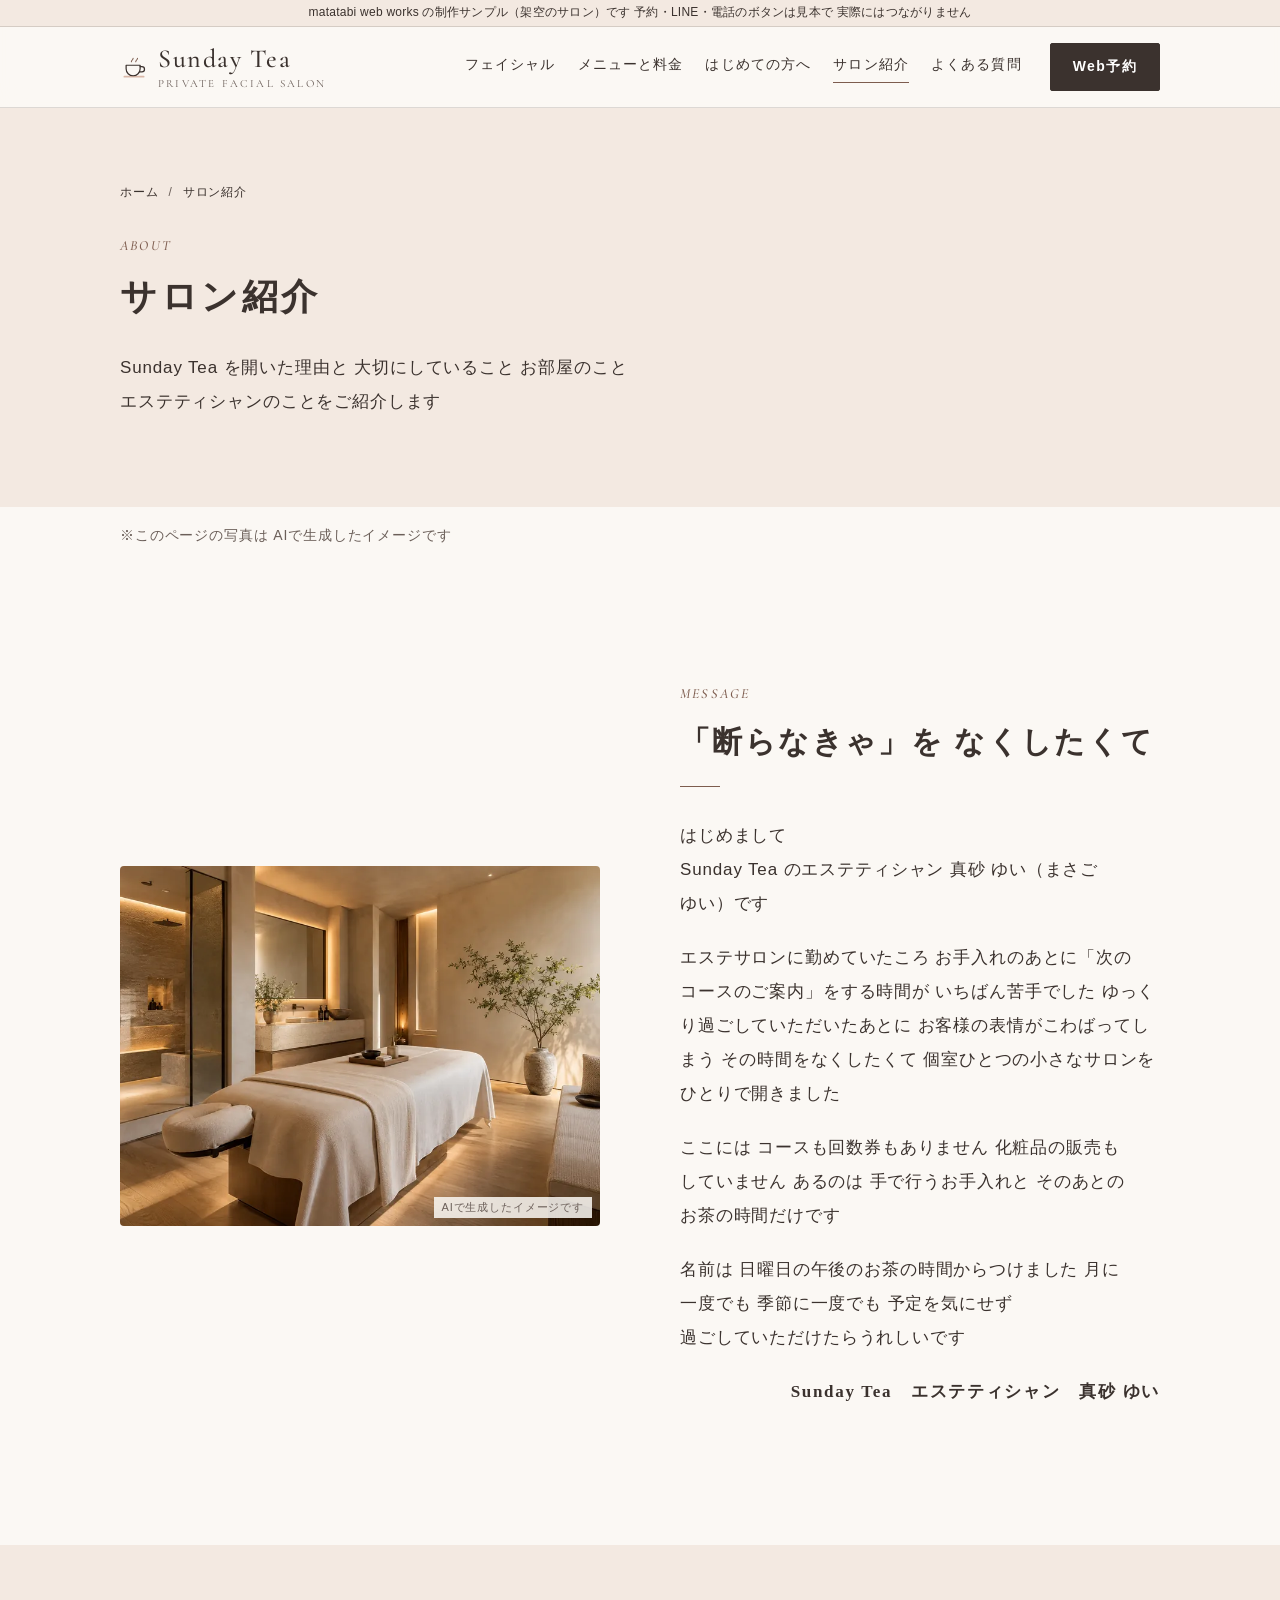
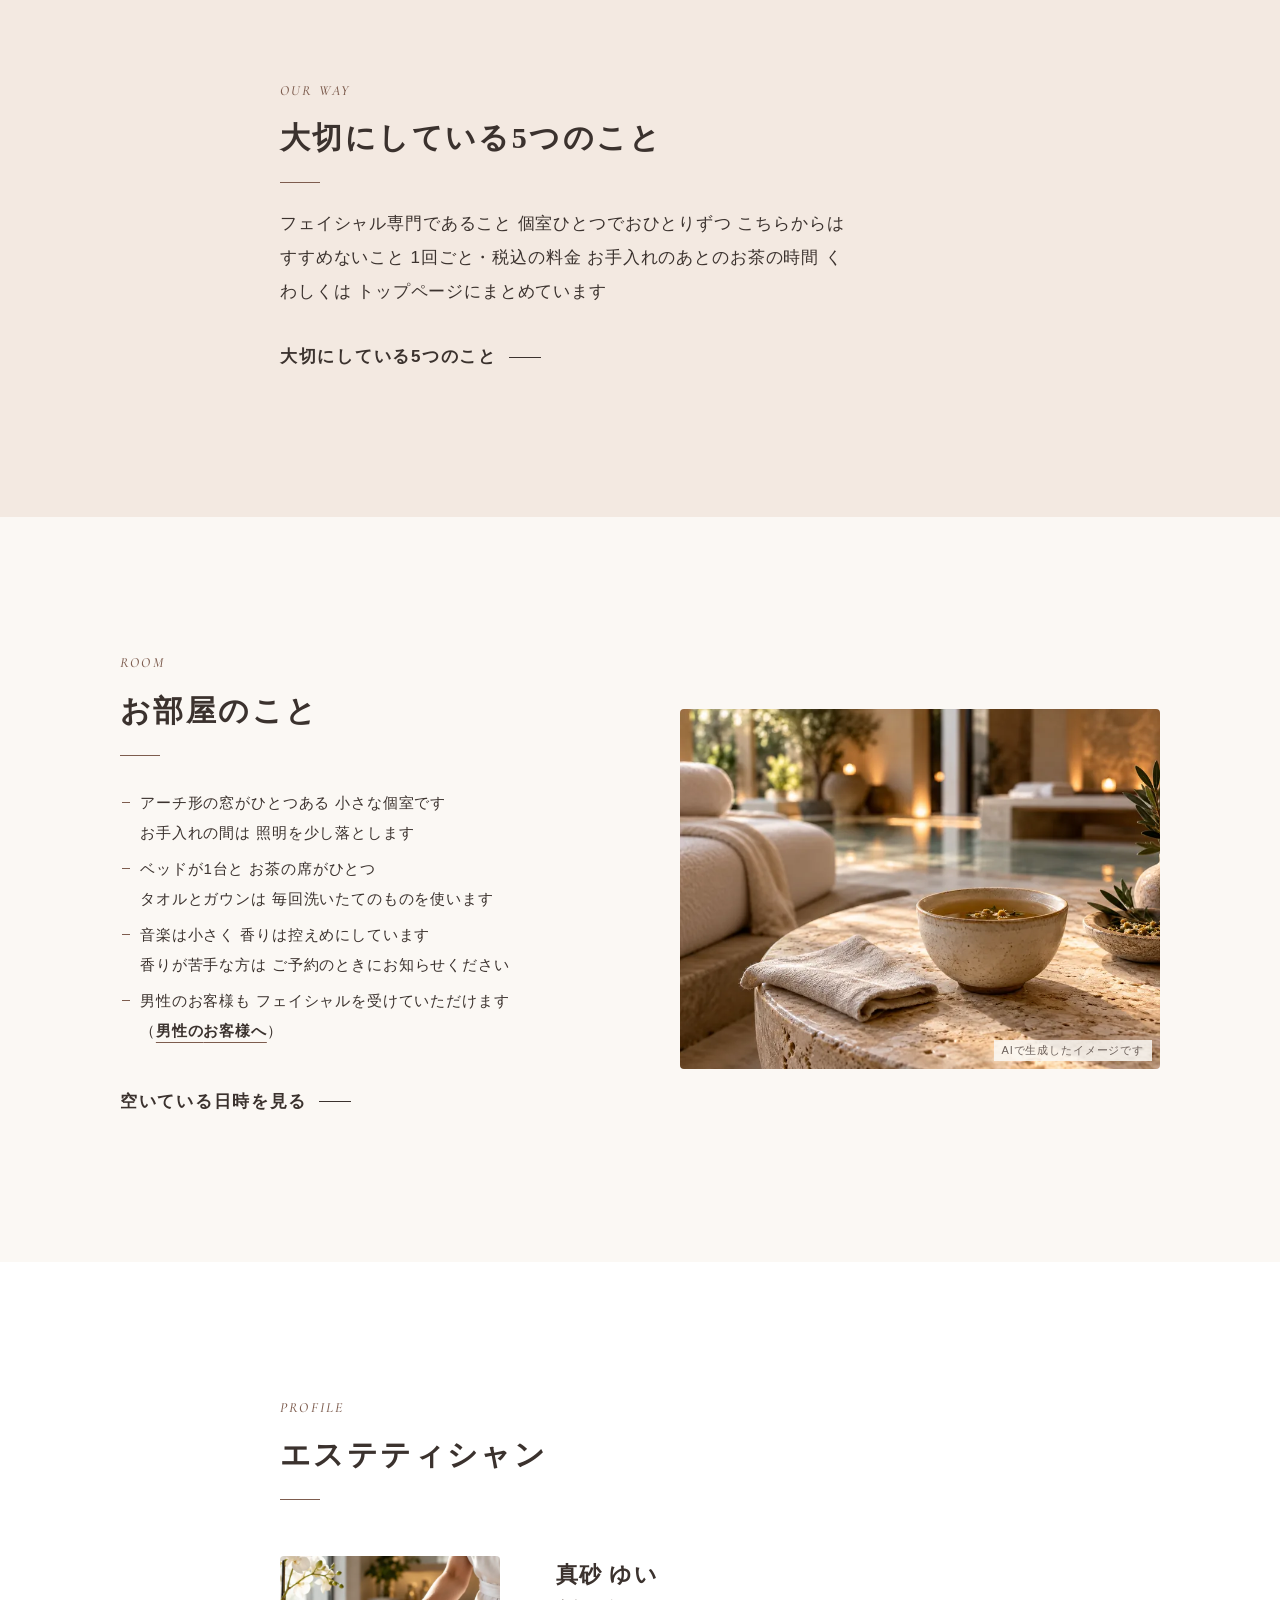
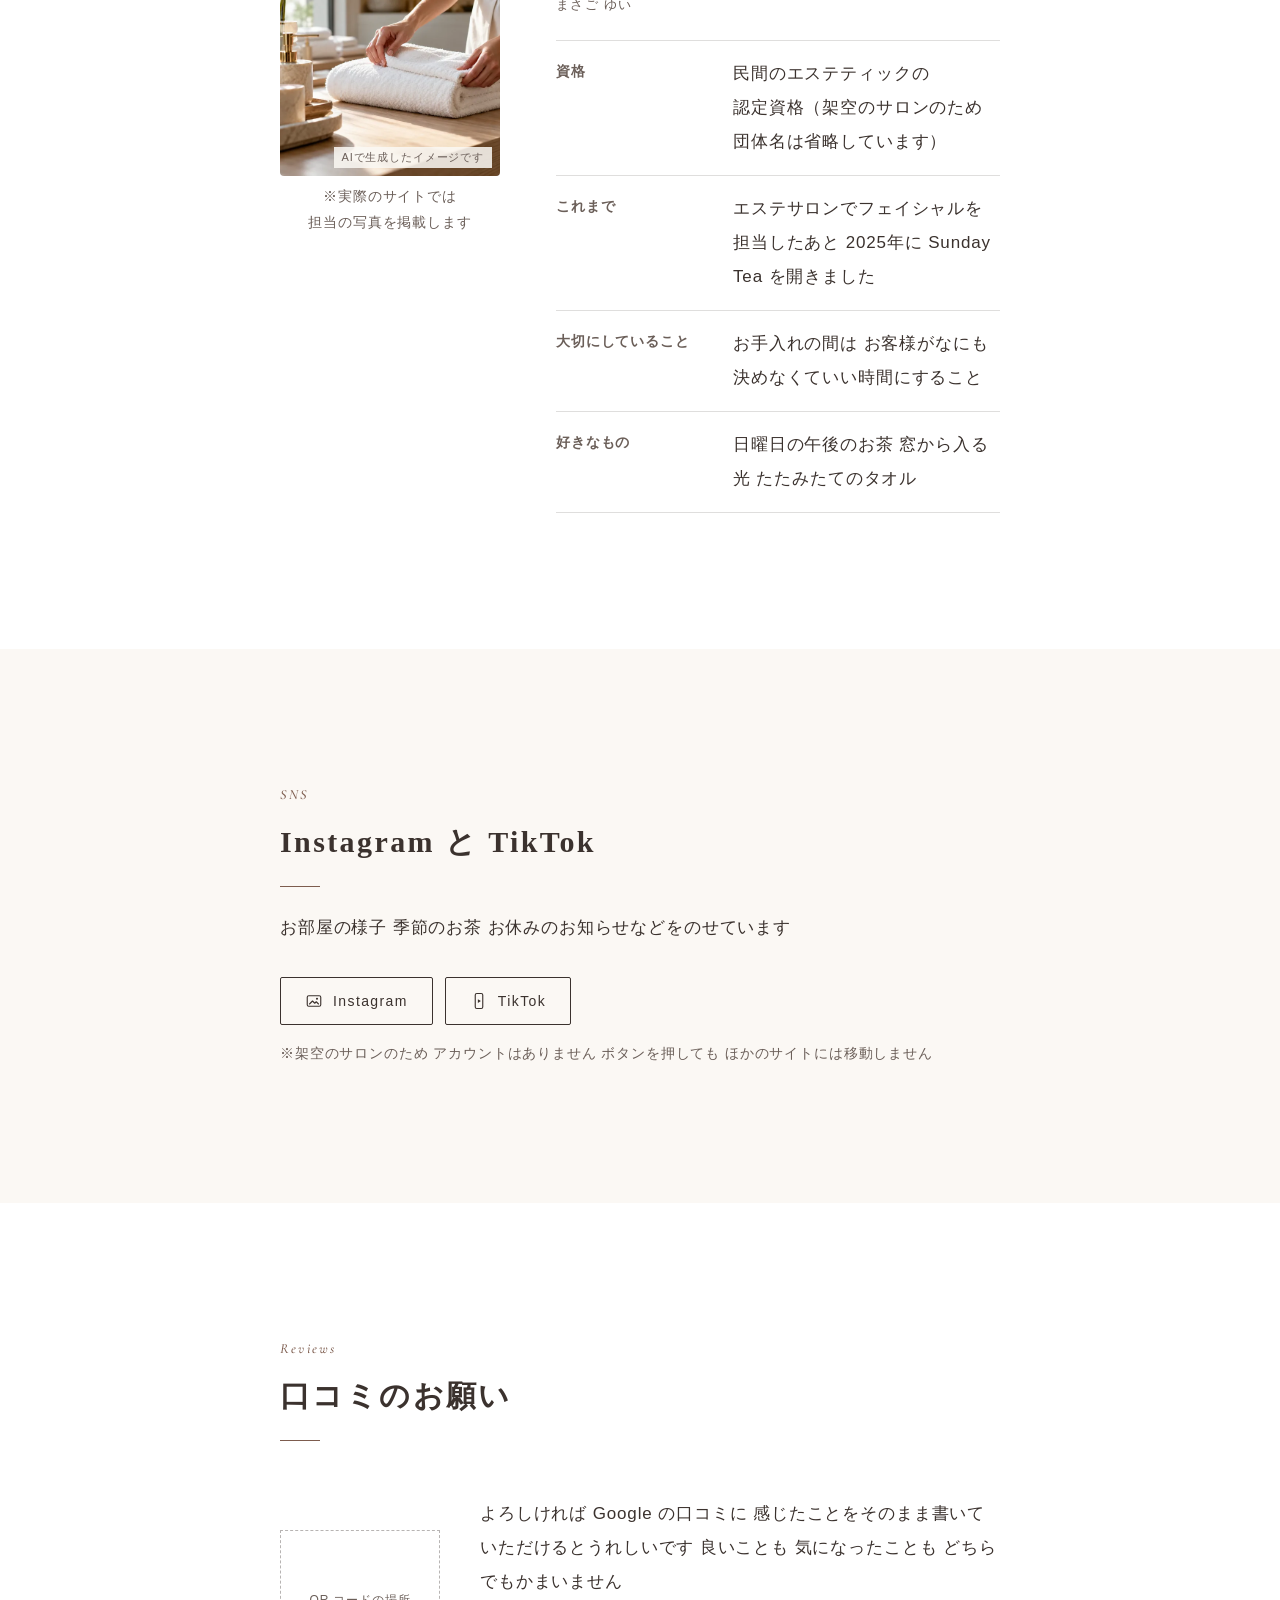
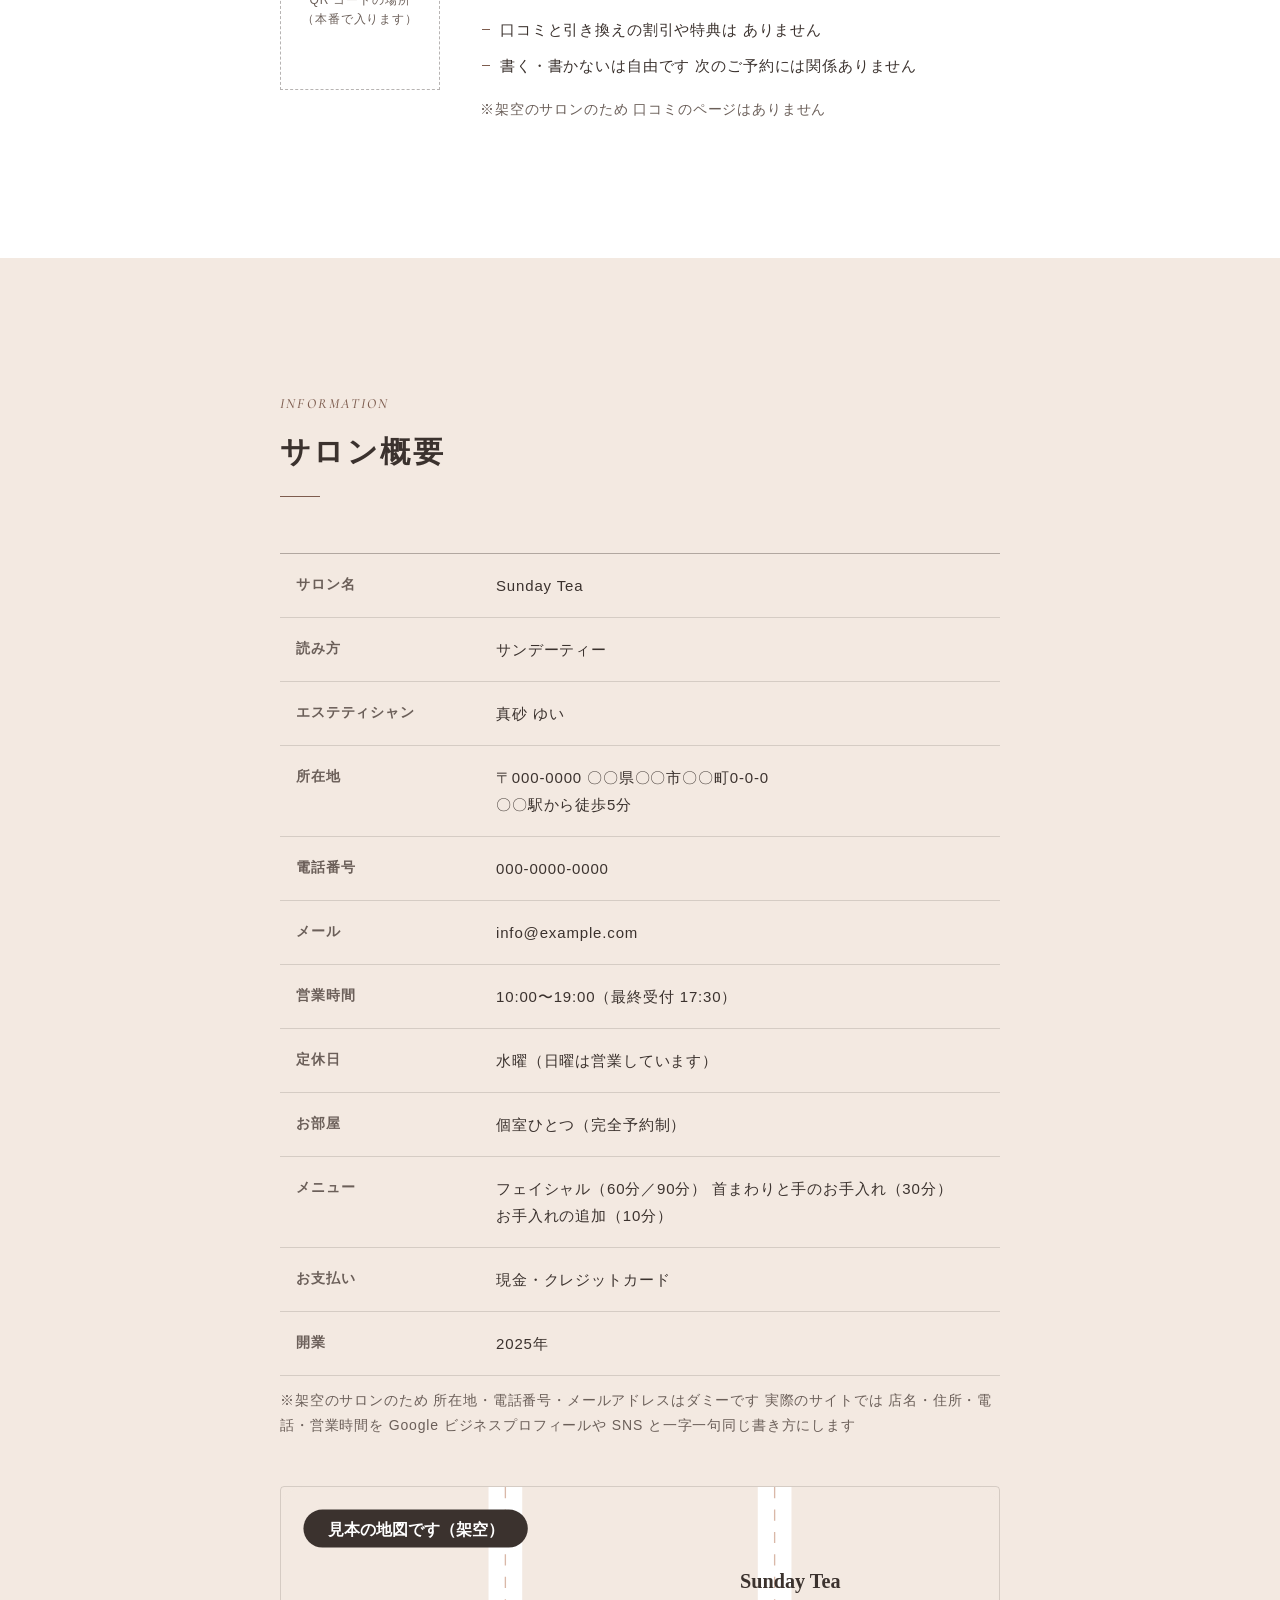
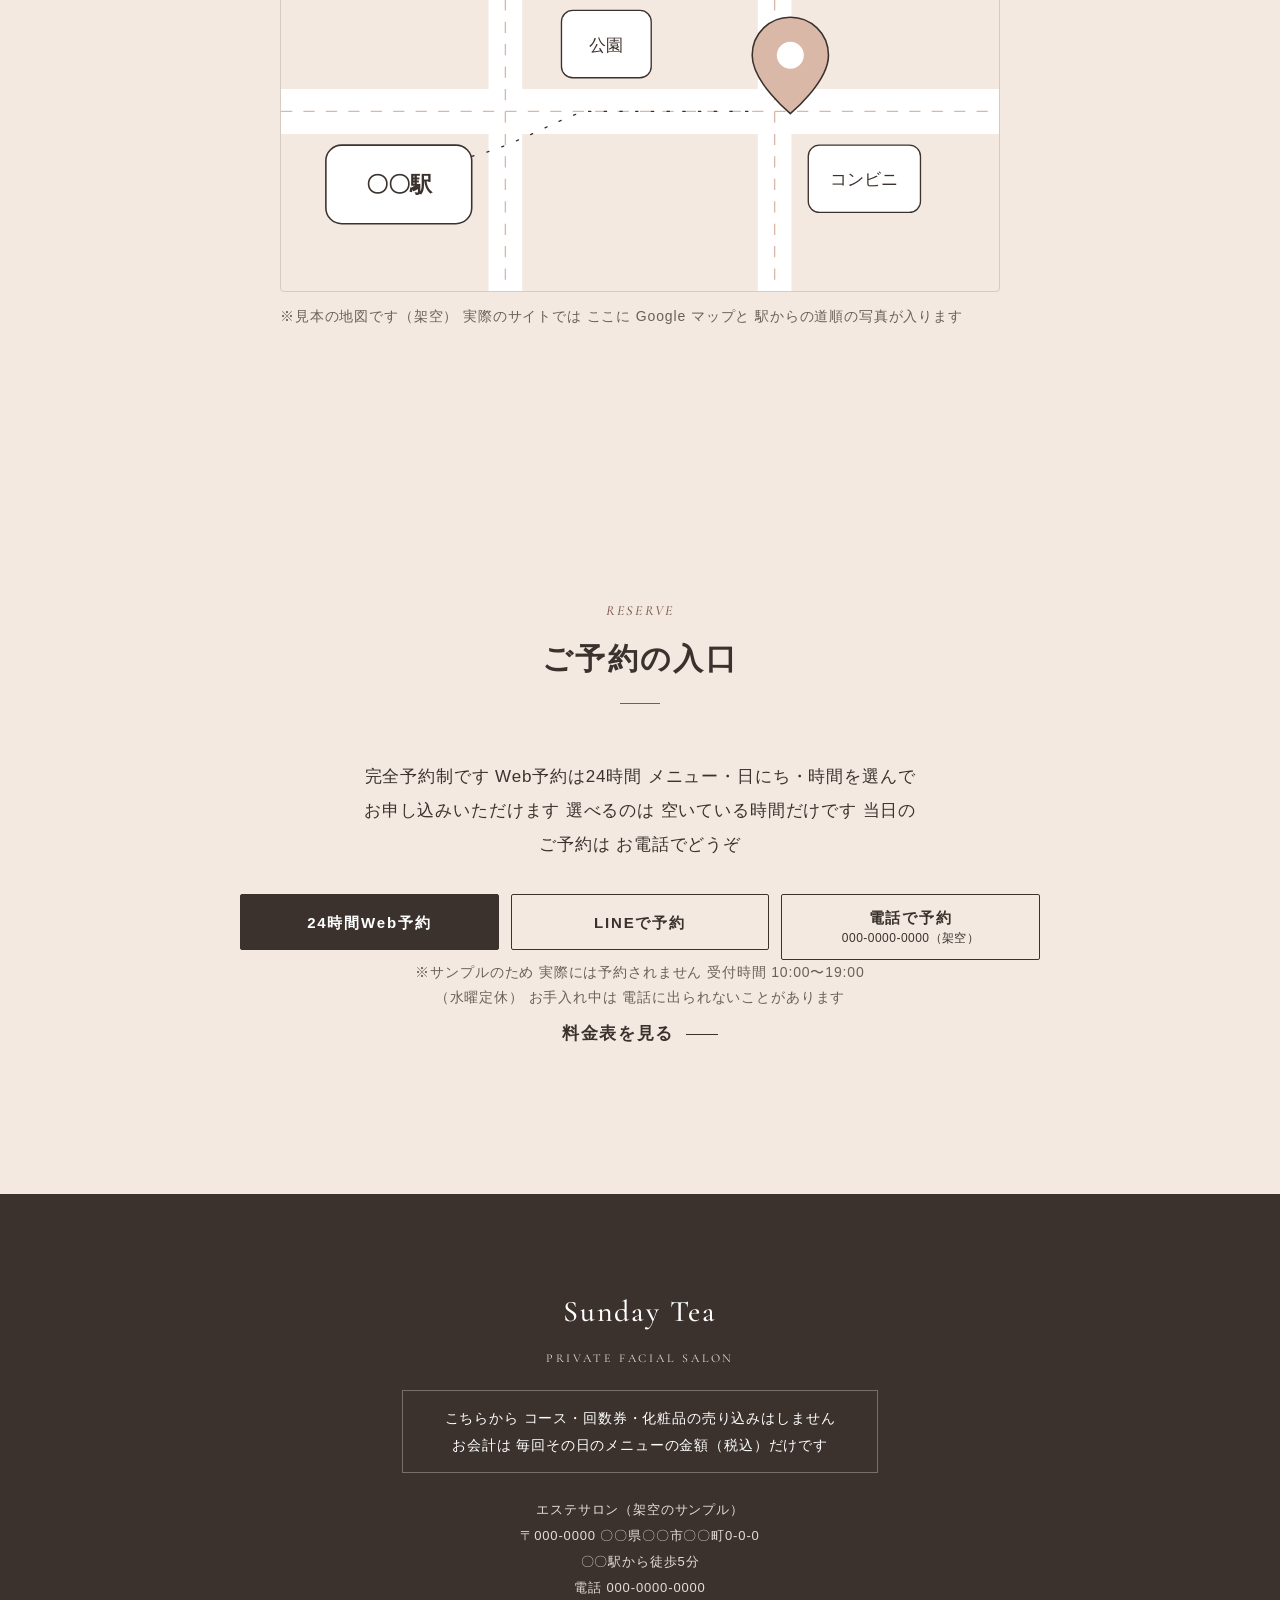
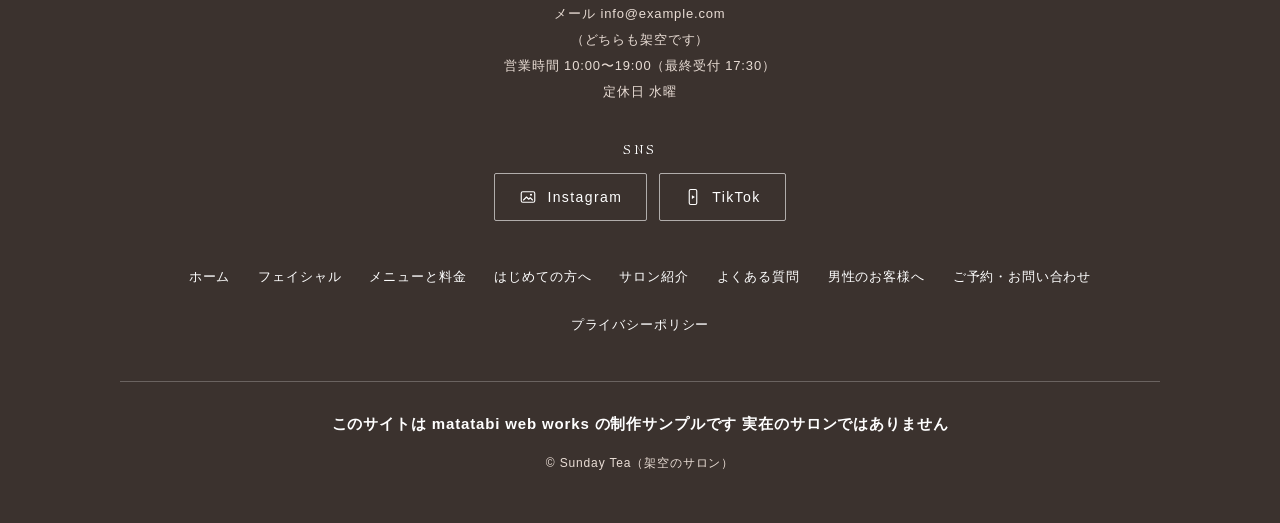
<file: about.html>
<!DOCTYPE html>
<html lang="ja" data-moji="d">
<head>
  <meta charset="UTF-8">
  <meta name="viewport" content="width=device-width, initial-scale=1">
  <meta name="robots" content="noindex">
  <meta name="format-detection" content="telephone=no">
  <title>サロン紹介｜Sunday Tea（フェイシャル専門のサロン・制作サンプル・架空）</title>
  <meta name="description" content="フェイシャル専門のサロン Sunday Tea を開いた理由と、個室ひとつの小さなお部屋のこと、エステティシャン 真砂 ゆい のプロフィール、サロンの概要（架空）をご紹介します。">
  <meta property="og:title" content="サロン紹介｜Sunday Tea（フェイシャル専門のサロン・制作サンプル・架空）">
  <meta property="og:description" content="ひとりで営む、個室ひとつの小さなエステサロン。開いた理由と、お部屋のこと。（制作サンプル・架空のサロン）">
  <meta property="og:type" content="article">
  <meta property="og:site_name" content="Sunday Tea（制作サンプル・架空のサロン）">
  <meta property="og:locale" content="ja_JP">
  <meta name="theme-color" content="#3B322E">
  <link rel="icon" href="images/favicon.svg" type="image/svg+xml">
  <link rel="preconnect" href="https://fonts.googleapis.com">
  <link rel="preconnect" href="https://fonts.gstatic.com" crossorigin>
  <!-- 字体は「使う文字だけ」を読む。アドレスの text= は tools/font-text.py が書き換える -->
  <link rel="stylesheet" data-font="mincho" href="https://fonts.googleapis.com/css2?family=Shippori+Mincho+B1:wght@600&amp;text=%25%26%2C-.0123456789%3A%40ABCDEFGIKLMNOPQRSTUVWYacdefgiklmnoprstuvwxy%E2%80%BB%E2%91%A0%E2%91%A1%E2%91%A2%E2%91%A3%E2%91%A4%E3%80%81%E3%80%82%E3%80%87%E3%80%8C%E3%80%8D%E3%80%92%E3%80%94%E3%80%95%E3%80%9C%E3%81%82%E3%81%84%E3%81%86%E3%81%88%E3%81%8A%E3%81%8B%E3%81%8C%E3%81%8D%E3%81%8F%E3%81%90%E3%81%91%E3%81%92%E3%81%93%E3%81%94%E3%81%95%E3%81%97%E3%81%98%E3%81%99%E3%81%9A%E3%81%9B%E3%81%9C%E3%81%9D%E3%81%9E%E3%81%9F%E3%81%A0%E3%81%A1%E3%81%A3%E3%81%A4%E3%81%A5%E3%81%A6%E3%81%A7%E3%81%A8%E3%81%A9%E3%81%AA%E3%81%AB%E3%81%AE%E3%81%AF%E3%81%B0%E3%81%B2%E3%81%B5%E3%81%B6%E3%81%B8%E3%81%B9%E3%81%BB%E3%81%BE%E3%81%BF%E3%82%81%E3%82%82%E3%82%83%E3%82%84%E3%82%86%E3%82%88%E3%82%89%E3%82%8A%E3%82%8B%E3%82%8C%E3%82%8D%E3%82%8F%E3%82%92%E3%82%93%E3%82%A2%E3%82%A3%E3%82%A4%E3%82%A6%E3%82%A7%E3%82%A8%E3%82%A9%E3%82%AA%E3%82%AB%E3%82%AD%E3%82%AF%E3%82%B0%E3%82%B3%E3%82%B5%E3%82%B6%E3%82%B7%E3%82%B8%E3%82%B9%E3%82%BB%E3%82%BF%E3%83%83%E3%83%86%E3%83%87%E3%83%88%E3%83%89%E3%83%8B%E3%83%8D%E3%83%90%E3%83%91%E3%83%93%E3%83%95%E3%83%96%E3%83%97%E3%83%9A%E3%83%9B%E3%83%9C%E3%83%9D%E3%83%9F%E3%83%A0%E3%83%A1%E3%83%A3%E3%83%A5%E3%83%A9%E3%83%AA%E3%83%AB%E3%83%AC%E3%83%AD%E3%83%B3%E3%83%BB%E3%83%BC%E4%B8%80%E4%B8%8A%E4%B8%8B%E4%B9%BE%E4%BA%88%E4%BA%8B%E4%BA%BA%E4%BB%8B%E4%BB%95%E4%BB%98%E4%BB%A4%E4%BB%A5%E4%BC%91%E4%BC%9A%E4%BC%9D%E4%BD%8F%E4%BD%93%E4%BD%95%E4%BD%9C%E4%BD%BF%E4%BE%8B%E4%BE%9D%E4%BF%9D%E5%80%8B%E5%82%99%E5%85%88%E5%85%A5%E5%85%A8%E5%86%85%E5%86%86%E5%86%99%E5%87%A6%E5%87%BA%E5%88%86%E5%88%87%E5%88%A9%E5%88%B6%E5%88%B8%E5%89%8A%E5%89%8D%E5%8A%9B%E5%8A%A0%E5%8C%96%E5%8D%88%E5%8F%96%E5%8F%97%E5%8F%A3%E5%8F%B7%E5%90%84%E5%90%88%E5%90%8C%E5%90%8D%E5%91%BD%E5%95%8F%E5%9B%9E%E5%9B%B2%E5%A0%B1%E5%A0%B4%E5%A3%B2%E5%A4%89%E5%A4%96%E5%A4%A7%E5%A9%9A%E5%AD%90%E5%AD%97%E5%AD%98%E5%AD%A3%E5%AE%88%E5%AE%89%E5%AE%9A%E5%AE%9F%E5%AE%A2%E5%AE%A4%E5%AE%B6%E5%AE%B9%E5%AF%BE%E5%B0%82%E5%B0%91%E5%B1%8B%E5%B8%82%E5%B8%8C%E5%B8%B0%E5%B9%B4%E5%BA%97%E5%BC%8F%E5%BC%B7%E5%BD%93%E5%BE%8B%E5%BE%8C%E5%BE%97%E5%BF%85%E5%BF%9C%E6%80%A7%E6%83%85%E6%84%8F%E6%89%80%E6%89%8B%E6%89%95%E6%89%B1%E6%8A%BC%E6%8C%81%E6%8E%A2%E6%94%AF%E6%95%B0%E6%96%87%E6%96%99%E6%96%AD%E6%96%B9%E6%97%A5%E6%99%82%E6%9B%9C%E6%9B%B4%E6%9B%B8%E6%9B%BF%E6%9C%80%E6%9C%88%E6%9C%8D%E6%9C%9B%E6%9C%9F%E6%9C%AB%E6%9C%AC%E6%9D%9F%E6%9D%A5%E6%9E%B6%E6%A1%88%E6%A2%B0%E6%A6%82%E6%A7%98%E6%A8%AA%E6%A9%9F%E6%AC%A1%E6%AD%A3%E6%AE%8B%E6%B0%97%E6%B0%B4%E6%B1%BA%E6%B2%BF%E6%B3%95%E6%B3%A1%E6%B3%A8%E6%B4%97%E6%B5%81%E6%B6%88%E6%B8%A1%E6%BA%96%E7%82%B9%E7%84%A1%E7%87%A5%E7%89%A9%E7%90%86%E7%94%A3%E7%94%A8%E7%94%B7%E7%94%BA%E7%94%BB%E7%95%AA%E7%99%BA%E7%9A%84%E7%9B%AE%E7%9B%B4%E7%9B%B8%E7%9C%8C%E7%9C%9F%E7%9D%80%E7%9F%A5%E7%9F%AD%E7%A0%82%E7%A2%BA%E7%A4%BA%E7%A4%BE%E7%A7%BB%E7%A8%8E%E7%A9%BA%E7%AA%93%E7%AB%AF%E7%AE%A1%E7%AF%80%E7%B2%A7%E7%B4%84%E7%B4%B9%E7%B5%84%E7%B5%90%E7%B5%A1%E7%BD%AE%E7%BE%8E%E8%82%8C%E8%85%95%E8%8C%B6%E8%90%BD%E8%A1%8C%E8%A1%A8%E8%A3%85%E8%A4%92%E8%A6%81%E8%A6%8B%E8%A6%A7%E8%A8%82%E8%A8%88%E8%A8%98%E8%A9%B1%E8%AA%8D%E8%AA%AD%E8%AA%BF%E8%AB%87%E8%AD%B7%E8%B2%A1%E8%B3%AA%E8%B6%B3%E8%BC%89%E8%BE%BC%E8%BF%94%E8%BF%BD%E9%80%81%E9%80%A3%E9%81%85%E9%81%8E%E9%81%A9%E9%81%B8%E9%83%A8%E9%87%91%E9%87%9D%E9%8D%B5%E9%95%B7%E9%96%80%E9%96%89%E9%96%93%E9%96%A2%E9%99%8D%E9%99%A4%E9%9A%9B%E9%9B%A3%E9%9B%B0%E9%9B%BB%E9%9D%99%E9%9D%A2%E9%A0%90%E9%A0%BC%E9%A1%8D%E9%A1%94%E9%A1%98%E9%A6%96%EF%BC%88%EF%BC%89%EF%BC%8B%EF%BC%8F%EF%BC%9A&amp;display=swap">
  <link rel="stylesheet" data-font="gothic" href="https://fonts.googleapis.com/css2?family=Zen+Kaku+Gothic+New:wght@400;700&amp;text=%20%22%25%26%28%29%2C-.0123456789%3A%3D%40ABCDEFGIJKLMNOPQRSTUVWY%5B%5D_abcdefghijklmnopqrstuvwxy%C2%A9%C3%97%E2%80%B9%E2%80%BA%E2%80%BB%E2%91%A0%E2%91%A1%E2%91%A2%E2%91%A3%E2%91%A4%E2%96%B3%E2%97%8B%E3%80%81%E3%80%82%E3%80%87%E3%80%8C%E3%80%8D%E3%80%92%E3%80%94%E3%80%95%E3%80%9C%E3%81%82%E3%81%84%E3%81%86%E3%81%88%E3%81%8A%E3%81%8B%E3%81%8C%E3%81%8D%E3%81%8E%E3%81%8F%E3%81%90%E3%81%91%E3%81%92%E3%81%93%E3%81%94%E3%81%95%E3%81%96%E3%81%97%E3%81%98%E3%81%99%E3%81%9A%E3%81%9B%E3%81%9C%E3%81%9D%E3%81%9E%E3%81%9F%E3%81%A0%E3%81%A1%E3%81%A3%E3%81%A4%E3%81%A5%E3%81%A6%E3%81%A7%E3%81%A8%E3%81%A9%E3%81%AA%E3%81%AB%E3%81%AD%E3%81%AE%E3%81%AF%E3%81%B0%E3%81%B2%E3%81%B4%E3%81%B5%E3%81%B6%E3%81%B8%E3%81%B9%E3%81%BB%E3%81%BE%E3%81%BF%E3%82%80%E3%82%81%E3%82%82%E3%82%83%E3%82%84%E3%82%86%E3%82%87%E3%82%88%E3%82%89%E3%82%8A%E3%82%8B%E3%82%8C%E3%82%8D%E3%82%8F%E3%82%92%E3%82%93%E3%82%A2%E3%82%A3%E3%82%A4%E3%82%A6%E3%82%A7%E3%82%A8%E3%82%A9%E3%82%AA%E3%82%AB%E3%82%AC%E3%82%AD%E3%82%AF%E3%82%B0%E3%82%B1%E3%82%B3%E3%82%B5%E3%82%B6%E3%82%B7%E3%82%B8%E3%82%B9%E3%82%BA%E3%82%BB%E3%82%BF%E3%83%80%E3%83%81%E3%83%83%E3%83%84%E3%83%86%E3%83%87%E3%83%88%E3%83%89%E3%83%8B%E3%83%8D%E3%83%8F%E3%83%90%E3%83%91%E3%83%93%E3%83%95%E3%83%96%E3%83%97%E3%83%98%E3%83%99%E3%83%9A%E3%83%9B%E3%83%9C%E3%83%9D%E3%83%9E%E3%83%9F%E3%83%A0%E3%83%A1%E3%83%A3%E3%83%A5%E3%83%A9%E3%83%AA%E3%83%AB%E3%83%AC%E3%83%AD%E3%83%B3%E3%83%BB%E3%83%BC%E4%B8%80%E4%B8%88%E4%B8%89%E4%B8%8A%E4%B8%8B%E4%B8%A1%E4%B8%A6%E4%B8%AD%E4%B8%B8%E4%B9%BE%E4%BA%86%E4%BA%88%E4%BA%8B%E4%BA%BA%E4%BB%8A%E4%BB%8B%E4%BB%95%E4%BB%98%E4%BB%A4%E4%BB%A5%E4%BB%BB%E4%BC%91%E4%BC%9A%E4%BC%9D%E4%BD%8F%E4%BD%93%E4%BD%95%E4%BD%9C%E4%BD%BF%E4%BE%8B%E4%BE%9D%E4%BF%82%E4%BF%9D%E4%BF%A1%E5%80%8B%E5%82%99%E5%84%AA%E5%85%83%E5%85%88%E5%85%89%E5%85%A5%E5%85%A8%E5%85%AC%E5%85%B7%E5%85%B8%E5%86%85%E5%86%86%E5%86%8D%E5%86%99%E5%87%A6%E5%87%BA%E5%88%80%E5%88%86%E5%88%87%E5%88%9D%E5%88%A9%E5%88%B6%E5%88%B8%E5%89%83%E5%89%8A%E5%89%8D%E5%89%B2%E5%8A%9B%E5%8A%A0%E5%8A%A9%E5%8A%B9%E5%8B%95%E5%8B%A4%E5%8C%85%E5%8C%96%E5%8C%BB%E5%8D%88%E5%8D%B0%E5%8F%8B%E5%8F%96%E5%8F%97%E5%8F%A3%E5%8F%A5%E5%8F%B0%E5%8F%B7%E5%90%84%E5%90%88%E5%90%8C%E5%90%8D%E5%90%AB%E5%91%BD%E5%93%81%E5%95%8F%E5%96%B6%E5%99%A8%E5%9B%9E%E5%9B%A3%E5%9B%B2%E5%9B%B3%E5%9C%92%E5%9C%9F%E5%9C%A8%E5%9C%B0%E5%A0%B1%E5%A0%B4%E5%A3%81%E5%A3%B0%E5%A3%B2%E5%A4%89%E5%A4%96%E5%A4%9C%E5%A4%A7%E5%A4%AB%E5%A5%91%E5%A5%A5%E5%A5%B3%E5%A5%BD%E5%A6%8A%E5%A7%8B%E5%A8%A0%E5%A9%9A%E5%AD%90%E5%AD%97%E5%AD%98%E5%AD%A3%E5%AE%88%E5%AE%89%E5%AE%8C%E5%AE%9A%E5%AE%9F%E5%AE%A2%E5%AE%A4%E5%AE%B6%E5%AE%B9%E5%AF%BE%E5%B0%82%E5%B0%8F%E5%B0%91%E5%B1%80%E5%B1%8A%E5%B1%8B%E5%B1%B1%E5%B7%AE%E5%B8%82%E5%B8%8C%E5%B8%AB%E5%B8%AD%E5%B8%B0%E5%B9%B4%E5%BA%97%E5%BA%A6%E5%BC%8F%E5%BC%95%E5%BC%B1%E5%BC%B5%E5%BC%B7%E5%BD%93%E5%BD%A2%E5%BD%B1%E5%BE%85%E5%BE%8B%E5%BE%8C%E5%BE%92%E5%BE%97%E5%BF%83%E5%BF%85%E5%BF%9C%E6%80%A7%E6%81%AF%E6%83%85%E6%84%8F%E6%84%9F%E6%85%8B%E6%85%AE%E6%88%90%E6%89%80%E6%89%8B%E6%89%95%E6%89%B1%E6%89%BF%E6%8A%98%E6%8A%BC%E6%8B%85%E6%8C%81%E6%8C%BF%E6%8D%A8%E6%8E%A2%E6%8E%A7%E6%8E%B2%E6%8F%9B%E6%94%AF%E6%95%99%E6%95%B0%E6%96%87%E6%96%99%E6%96%AD%E6%96%B0%E6%96%B9%E6%97%A5%E6%98%8E%E6%99%82%E6%9B%9C%E6%9B%B4%E6%9B%B8%E6%9B%BF%E6%9C%80%E6%9C%88%E6%9C%8D%E6%9C%9B%E6%9C%9D%E6%9C%9F%E6%9C%A8%E6%9C%AB%E6%9C%AC%E6%9D%9F%E6%9D%A5%E6%9D%AF%E6%9E%9A%E6%9E%A0%E6%9E%B6%E6%A0%BC%E6%A1%88%E6%A2%B0%E6%A3%9A%E6%A4%8D%E6%A5%AD%E6%A5%BD%E6%A6%82%E6%A7%98%E6%A8%AA%E6%A9%9F%E6%AC%A1%E6%AD%A2%E6%AD%A3%E6%AD%A9%E6%AE%8B%E6%AE%B5%E6%AF%8E%E6%B0%91%E6%B0%97%E6%B0%B4%E6%B1%BA%E6%B2%BF%E6%B3%81%E6%B3%95%E6%B3%A1%E6%B3%A8%E6%B4%97%E6%B5%81%E6%B6%88%E6%B6%B2%E6%B7%BB%E6%B8%88%E6%B8%A1%E6%B9%AF%E6%BA%80%E6%BA%96%E6%BF%83%E7%81%AB%E7%82%B9%E7%84%A1%E7%85%A7%E7%87%A5%E7%89%A9%E7%89%B9%E7%8A%B6%E7%8E%84%E7%8F%BE%E7%90%86%E7%93%B6%E7%94%9F%E7%94%A3%E7%94%A8%E7%94%B0%E7%94%B1%E7%94%B3%E7%94%B7%E7%94%BA%E7%94%BB%E7%95%99%E7%95%A5%E7%95%AA%E7%99%82%E7%99%BA%E7%99%BD%E7%9A%84%E7%9A%BF%E7%9B%AE%E7%9B%B4%E7%9B%B8%E7%9C%81%E7%9C%8C%E7%9C%9F%E7%9C%A0%E7%9D%80%E7%9F%A2%E7%9F%A5%E7%9F%AD%E7%9F%B3%E7%A0%82%E7%A2%BA%E7%A4%BA%E7%A4%BE%E7%A7%BB%E7%A8%8E%E7%A8%AE%E7%A9%BA%E7%AA%93%E7%AB%8B%E7%AB%AF%E7%AC%AC%E7%AE%A1%E7%AF%80%E7%B2%A7%E7%B4%84%E7%B4%99%E7%B4%B9%E7%B5%82%E7%B5%84%E7%B5%90%E7%B5%A1%E7%B6%9A%E7%B7%8A%E7%B7%92%E7%B8%81%E7%BD%AE%E7%BE%8E%E8%80%83%E8%80%85%E8%81%9E%E8%82%8C%E8%85%95%E8%87%AA%E8%89%AF%E8%89%B2%E8%8A%B1%E8%8B%A6%E8%8C%B6%E8%90%BD%E8%91%89%E8%96%84%E8%A1%8C%E8%A1%A8%E8%A2%96%E8%A3%85%E8%A4%92%E8%A6%81%E8%A6%8B%E8%A6%A7%E8%A7%92%E8%A8%82%E8%A8%88%E8%A8%98%E8%A9%B1%E8%AA%8D%E8%AA%AC%E8%AA%AD%E8%AA%BF%E8%AB%87%E8%AD%B7%E8%B2%A1%E8%B2%A9%E8%B2%B8%E8%B3%87%E8%B3%AA%E8%B5%A4%E8%B6%B3%E8%BA%AB%E8%BB%8A%E8%BB%BD%E8%BC%89%E8%BE%BA%E8%BE%BC%E8%BF%8E%E8%BF%91%E8%BF%94%E8%BF%B7%E8%BF%BD%E9%80%81%E9%80%94%E9%80%9A%E9%80%A3%E9%80%B2%E9%81%85%E9%81%8E%E9%81%93%E9%81%A0%E9%81%A9%E9%81%B8%E9%83%A8%E9%85%8D%E9%87%8D%E9%87%91%E9%87%9D%E9%89%A2%E9%8D%B5%E9%8F%A1%E9%95%B7%E9%96%80%E9%96%89%E9%96%8B%E9%96%93%E9%96%A2%E9%99%8D%E9%99%A2%E9%99%A4%E9%9A%8E%E9%9A%9B%E9%9B%A3%E9%9B%B0%E9%9B%BB%E9%9D%99%E9%9D%A2%E9%9F%B3%E9%A0%85%E9%A0%86%E9%A0%88%E9%A0%90%E9%A0%AC%E9%A0%BC%E9%A1%8D%E9%A1%94%E9%A1%98%E9%A1%9E%E9%A3%B2%E9%A6%96%E9%A6%99%E9%A7%85%E9%A7%90%E9%AB%98%E9%B3%B4%E9%BB%92%EF%BC%88%EF%BC%89%EF%BC%8B%EF%BC%8F%EF%BC%9A%EF%BC%9D%EF%BC%9F%EF%BD%9C&amp;display=swap">
  <link rel="stylesheet" data-font="accent" href="https://fonts.googleapis.com/css2?family=Cormorant+Garamond:ital,wght@0,500;1,500&amp;text=%20%26%2C.0123456789%3AABCDEFGIKLMNOPQRSTUVWYacdefilmnoprstuvwy&amp;display=swap">
  <link rel="stylesheet" href="css/style.css?v=20261031-4">
  <script src="js/main.js?v=20261009-09" defer></script>
  <script type="application/ld+json">
  {
    "@context": "https://schema.org",
    "@type": "BeautySalon",
    "name": "Sunday Tea",
    "description": "フェイシャル専門の小さなサロン（matatabi web works の制作サンプル・架空のサロンです）",
    "address": {
      "@type": "PostalAddress",
      "postalCode": "000-0000",
      "addressRegion": "〇〇県",
      "addressLocality": "〇〇市",
      "streetAddress": "〇〇町0-0-0",
      "addressCountry": "JP"
    },
    "telephone": "000-0000-0000",
    "openingHoursSpecification": [{
      "@type": "OpeningHoursSpecification",
      "dayOfWeek": ["Monday", "Tuesday", "Thursday", "Friday", "Saturday", "Sunday"],
      "opens": "10:00",
      "closes": "19:00"
    }],
    "priceRange": "4,400円〜12,100円（税込）"
  }
  </script>
</head>
<body class="has-fixed-cta">
  <a class="skip-link" href="#main">本文へ<wbr>移動</a>
  <header class="site-header">
    <p class="sample-notice"><span class="sample-notice__pc">matatabi web works の<wbr>制作サンプル<wbr>（架空の<wbr>サロン）です 予約・LINE・電話の<wbr>ボタンは<wbr>見本で 実際には<wbr>つながりません</span> <span class="sample-notice__sp">matatabi web works の<wbr>見本です<wbr>（架空の<wbr>サロン）</span></p>
    <div class="container site-header__inner">
      <a href="index.html" class="site-logo">
        <img src="images/logo-mark.svg" alt="" width="28" height="28">
        <span class="site-logo__text"><span class="site-logo__name">Sunday Tea</span><span class="site-logo__sub">PRIVATE FACIAL SALON</span></span>
      </a>
      <nav class="global-nav" id="global-nav" aria-label="メインメニュー">
        <ul class="global-nav__list">
          <li data-wrap="phrase" class="global-nav__home"><a href="index.html"><span>ホーム</span></a></li>
          <li data-wrap="phrase"><a href="facial.html"><span>フェイシャル</span></a></li>
          <li data-wrap="phrase"><a href="menu.html"><span>メニューと<wbr>料金</span></a></li>
          <li data-wrap="phrase"><a href="first.html"><span>はじめての<wbr>方へ</span></a></li>
          <li data-wrap="phrase"><a href="about.html" aria-current="page"><span>サロン紹介</span></a></li>
          <li data-wrap="phrase"><a href="faq.html"><span>よく<wbr>ある<wbr>質問</span></a></li>
          <li data-wrap="phrase" class="global-nav__reserve-sp"><a href="reserve.html"><span>ご予約・<wbr>お問い合わせ</span></a></li>
        </ul>
        <p data-wrap="phrase" class="global-nav__cta"><a href="reserve.html#booking" class="btn btn--primary">24時間<wbr>Web予約</a></p>
      </nav>
      <div class="header-actions">
        <a href="reserve.html#booking" class="btn btn--primary header-reserve">Web予約</a>
        <button type="button" class="menu-toggle" aria-label="メニューを開く" aria-expanded="false" aria-controls="global-nav">
          <span class="menu-toggle__bars" aria-hidden="true"></span>
        </button>
      </div>
    </div>
  </header>
  <main id="main">
    <div class="page-head">
      <div class="container">
        <nav class="breadcrumb" aria-label="パンくずリスト">
          <ol>
            <li data-wrap="phrase"><a href="index.html">ホーム</a></li>
            <li data-wrap="phrase"><span aria-current="page">サロン紹介</span></li>
          </ol>
        </nav>
        <span class="eyebrow" aria-hidden="true">ABOUT</span>
        <h1 class="page-head__title">サロン紹介</h1>
        <p data-wrap="phrase" class="lead">Sunday Tea を<wbr>開いた<wbr>理由と 大切に<wbr>している<wbr>こと お部屋の<wbr>こと エステティシャンの<wbr>ことを<wbr>ご紹介します</p>
      </div>
    </div>
    <p data-wrap="phrase" class="container note photo-ai-note">※<wbr>この<wbr>ページの<wbr>写真は AIで<wbr>生成した<wbr>イメージです</p>

    <section class="section" aria-labelledby="greeting-title">
      <div class="container">
        <div class="split reveal">
          <div class="split__image">
            <figure class="photo photo--4x3 reveal-clip" data-photo="P15"><img src="images/photos/p15-room-full-800.webp" srcset="images/photos/p15-room-full-800.webp 800w, images/photos/p15-room-full-1200.webp 1200w" sizes="(min-width: 1024px) 560px, 100vw" alt="やわらかな明かりの個室。白いリネンのベッドと、奥に洗面台と植物" width="800" height="600" loading="lazy" decoding="async"><figcaption data-wrap="phrase" class="photo-note">AIで<wbr>生成した<wbr>イメージです</figcaption></figure>
          </div>
          <div class="split__text">
            <span class="eyebrow" aria-hidden="true">MESSAGE</span>
            <h2 data-clauses="1" class="section-title" id="greeting-title"><span class="kc">「断らなきゃ」を</span> <span class="kc">なくしたくて</span></h2>
            <p data-clauses="1" data-wrap="phrase" style="margin-top: 32px;"><span class="kc">はじめまして</span> <span class="kc">Sunday Tea の<wbr>エステティシャン 真<wbr>砂 ゆい<wbr>（まさご ゆい）です</span></p>
            <p>エステサロンに<wbr>勤めていた<wbr>ころ お手入れの<wbr>あとに<wbr>「次の<wbr>コースの<wbr>ご案内」を<wbr>する<wbr>時間が いちばん苦手でした ゆっくり<wbr>過ごしていただいた<wbr>あとに お客様の<wbr>表情が<wbr>こわばってしまう その<wbr>時間を<wbr>なくしたくて 個室ひとつの<wbr>小さな<wbr>サロンを ひとりで<wbr>開きました</p>
            <p data-wrap="phrase">ここには コースも<wbr>回数券も<wbr>ありません 化粧品の<wbr>販売も<wbr>していません あるのは 手で<wbr>行う<wbr>お手入れと その<wbr>あとの<wbr>お茶の<wbr>時間だけです</p>
            <p data-wrap="phrase">名前は 日曜日の<wbr>午後の<wbr>お茶の<wbr>時間から<wbr>つけました 月に<wbr>一度でも 季節に<wbr>一度でも 予定を<wbr>気に<wbr>せず<wbr>過ごしていただけたら<wbr>うれしいです</p>
            <p data-wrap="phrase" class="signature signature--right">Sunday Tea　エステティシャン　<span class="nowrap">真砂 ゆい</span></p>
          </div>
        </div>
      </div>
    </section>

    <section class="section section--pale" aria-labelledby="policy-title">
      <div class="container container--narrow reveal">
        <div class="section-head" style="margin-bottom: 24px;">
          <span class="eyebrow" aria-hidden="true">OUR WAY</span>
          <h2 class="section-title" id="policy-title">大切に<wbr>している<wbr>5つの<wbr>こと</h2>
          <p class="lead">フェイシャル<wbr>専門である<wbr>こと 個室ひとつで<wbr>おひとりずつ こちらからは<wbr>すすめない<wbr>こと 1回ごと<wbr>・税込の<wbr>料金 お手入れの<wbr>あとの<wbr>お茶の<wbr>時間 くわしくは トップページに<wbr>まとめています</p>
        </div>
        <a href="index.html#reasons" class="more-link">大切に<wbr>している<wbr>5つの<wbr>こと</a>
      </div>
    </section>

    <section class="section" aria-labelledby="room-title">
      <div class="container">
        <div class="split split--reverse reveal">
          <div class="split__image">
            <figure class="photo photo--4x3 reveal-clip" data-photo="P16"><img src="images/photos/p16-tea-bowl-800.webp" srcset="images/photos/p16-tea-bowl-800.webp 800w, images/photos/p16-tea-bowl-1200.webp 1200w" sizes="(min-width: 1024px) 560px, 100vw" alt="石のテーブルに置いた、お茶の入った器と、たたんだ小さなタオル" width="800" height="600" loading="lazy" decoding="async"><figcaption data-wrap="phrase" class="photo-note">AIで<wbr>生成した<wbr>イメージです</figcaption></figure>
          </div>
          <div class="split__text">
            <span class="eyebrow" aria-hidden="true">ROOM</span>
            <h2 class="section-title" id="room-title">お部屋の<wbr>こと</h2>
            <ul class="dot-list" style="margin-top: 32px;">
              <li data-clauses="1" data-wrap="phrase"><span class="kc">アーチ形の<wbr>窓が<wbr>ひとつ<wbr>ある 小さな<wbr>個室です</span> <span class="kc"><wbr>お手入れの<wbr>間は 照明を<wbr>少し<wbr>落とします</span></li>
              <li data-clauses="1" data-wrap="phrase"><span class="kc">ベッドが<wbr>1台と お茶の<wbr>席が<wbr>ひとつ</span> <span class="kc"><wbr>タオルと<wbr>ガウンは 毎回<wbr>洗いたての<wbr>ものを<wbr>使います</span></li>
              <li data-clauses="1" data-wrap="phrase"><span class="kc">音楽は<wbr>小さく 香りは<wbr>控えめに<wbr>しています</span> <span class="kc"><wbr>香りが<wbr>苦手な<wbr>方は ご予約の<wbr>ときに<wbr>お知らせ<wbr>ください</span></li>
              <li data-wrap="phrase">男性の<wbr>お客様も フェイシャルを<wbr>受けていただけます<wbr>（<a href="men.html" class="text-link">男性の<wbr>お客様へ</a>）</li>
            </ul>
            <a href="reserve.html#booking" class="more-link">空いている<wbr>日時を<wbr>見る</a>
          </div>
        </div>
      </div>
    </section>

    <section class="section section--white" aria-labelledby="profile-title">
      <div class="container container--narrow reveal">
        <div class="section-head">
          <span class="eyebrow" aria-hidden="true">PROFILE</span>
          <h2 class="section-title" id="profile-title">エステティシャン</h2>
        </div>
        <div class="profile">
          <div class="profile__image">
            <figure class="photo photo--1x1" data-photo="P17"><img src="images/photos/p17-profile-hands-600.webp" srcset="images/photos/p17-profile-hands-600.webp 600w, images/photos/p17-profile-hands-1000.webp 1000w" sizes="240px" alt="白いエプロンのエステティシャンが、木の台の上でタオルをていねいにたたむ手元（顔は写していません）" width="600" height="600" loading="lazy" decoding="async"><figcaption data-wrap="phrase" class="photo-note">AIで<wbr>生成した<wbr>イメージです</figcaption></figure>
            <p data-wrap="phrase" class="note profile__photo-note">※実際の<wbr>サイトでは<br>担当の<wbr>写真を<wbr>掲載します</p>
          </div>
          <div>
            <h3 class="profile__name">真砂 ゆい<small>まさご ゆい</small></h3>
            <dl class="profile__list">
              <div><dt>資格</dt><dd data-wrap="phrase">民間の<wbr>エステティックの<wbr>認定資格<wbr>（架空の<wbr>サロンの<wbr>ため 団体<wbr>名は<wbr>省略しています）</dd></div>
              <div><dt>これまで</dt><dd data-wrap="phrase">エステサロンで<wbr>フェイシャルを<wbr>担当した<wbr>あと 2025年に Sunday Tea を<wbr>開きました</dd></div>
              <div><dt>大切に<wbr>している<wbr>こと</dt><dd data-wrap="phrase">お手入れの<wbr>間は お客様が<wbr>なにも<wbr>決めなくて<wbr>いい<wbr>時間に<wbr>する<wbr>こと</dd></div>
              <div><dt>好きな<wbr>もの</dt><dd data-wrap="phrase">日曜日の<wbr>午後の<wbr>お茶 窓から<wbr>入る<wbr>光 たたみたての<wbr>タオル</dd></div>
            </dl>
          </div>
        </div>
      </div>
    </section>

    <section class="section" aria-labelledby="sns-title">
      <div class="container container--narrow reveal">
        <div class="section-head" style="margin-bottom: 0;">
          <span class="eyebrow" aria-hidden="true">SNS</span>
          <h2 class="section-title" id="sns-title">Instagram と TikTok</h2>
          <p data-wrap="phrase" class="lead">お部屋の<wbr>様子 季節の<wbr>お茶 お休みの<wbr>お知らせなどをのせています</p>
        </div>
      <div class="sns sns--light">
        <ul class="sns__list">
          <li><button type="button" class="sns-btn" data-sample-sns="Instagram" aria-describedby="sns-status-about"><svg viewBox="0 0 24 24" aria-hidden="true" focusable="false"><rect x="3" y="5" width="18" height="14" rx="2" fill="none" stroke="currentColor" stroke-width="1.5"/><path d="M6 16l4-4 3 3 2-2 3 3" fill="none" stroke="currentColor" stroke-width="1.5" stroke-linecap="round" stroke-linejoin="round"/><circle cx="16" cy="9" r="1.4" fill="currentColor"/></svg><span>Instagram</span></button></li>
          <li><button type="button" class="sns-btn" data-sample-sns="TikTok" aria-describedby="sns-status-about"><svg viewBox="0 0 24 24" aria-hidden="true" focusable="false"><rect x="7" y="2" width="10" height="20" rx="2" fill="none" stroke="currentColor" stroke-width="1.5"/><path d="M10.5 9.5l4 2.5-4 2.5z" fill="currentColor"/></svg><span>TikTok</span></button></li>
        </ul>
        <p class="sns__status" id="sns-status-about" role="status"></p>
      </div>
        <p data-clauses="1" data-wrap="phrase" class="note" style="margin-top: 16px;"><span class="kc">※架空の<wbr>サロンの<wbr>ため アカウントは<wbr>ありません</span> <span class="kc"><wbr>ボタンを<wbr>押しても ほかの<wbr>サイトには<wbr>移動しません</span></p>
      </div>
    </section>

    <section class="section section--white" aria-labelledby="review-title">
      <div class="container container--narrow reveal">
        <div class="section-head">
          <span class="eyebrow" aria-hidden="true">Reviews</span>
          <h2 class="section-title" id="review-title">口コミの<wbr>お願い</h2>
        </div>
        <div class="review-ask">
          <div class="qr-sample" role="img" aria-label="口コミのページの QR コードを置く場所（見本）">QR コードの<wbr>場所<br>（本番で<wbr>入ります）</div>
          <div>
            <p>よろしければ Google の<wbr>口コミに 感じた<wbr>ことを<wbr>そのまま<wbr>書いていただけると<wbr>うれしいです 良いことも 気に<wbr>なったことも どちらでもかまいません</p>
            <ul class="dot-list" style="margin-top: 16px;">
              <li data-wrap="phrase">口コミと<wbr>引き換えの<wbr>割引や<wbr>特典は ありません</li>
              <li data-clauses="1" data-wrap="phrase"><span class="kc">書く<wbr>・書かないは<wbr>自由です</span> <span class="kc"><wbr>次の<wbr>ご予約には<wbr>関係ありません</span></li>
            </ul>
            <p data-wrap="phrase" class="note" style="margin-top: 16px;">※架空の<wbr>サロンの<wbr>ため 口コミの<wbr>ページは<wbr>ありません</p>
          </div>
        </div>
      </div>
    </section>

    <section class="section section--pale" aria-labelledby="outline-title">
      <div class="container container--narrow reveal">
        <div class="section-head">
          <span class="eyebrow" aria-hidden="true">INFORMATION</span>
          <h2 class="section-title" id="outline-title">サロン概要</h2>
        </div>
        <table class="table">
          <tbody>
            <tr><th scope="row">サロン名</th><td>Sunday Tea</td></tr>
            <tr><th scope="row">読み方</th><td data-wrap="phrase">サンデーティー</td></tr>
            <tr><th scope="row">エステティシャン</th><td data-wrap="phrase">真砂 ゆい</td></tr>
            <tr><th scope="row">所在地</th><td data-wrap="phrase">〒000-0000 〇〇県〇〇市〇〇町0-0-0<br>〇〇駅から<wbr>徒歩5分</td></tr>
            <tr><th scope="row">電話番号</th><td>000-0000-0000</td></tr>
            <tr><th scope="row">メール</th><td>info@example.com</td></tr>
            <tr><th scope="row">営業時間</th><td data-wrap="phrase">10:00〜19:00<wbr>（最終受付 17:30）</td></tr>
            <tr><th scope="row">定休日</th><td data-wrap="phrase">水曜<wbr>（日曜は<wbr>営業しています）</td></tr>
            <tr><th scope="row">お部屋</th><td data-wrap="phrase">個室ひとつ<wbr>（完全予約制）</td></tr>
            <tr><th scope="row">メニュー</th><td data-wrap="phrase">フェイシャル<wbr>（60分／90分） 首まわりと<wbr>手の<wbr>お手入れ<wbr>（30分） お手入れの<wbr>追加<wbr>（10分）</td></tr>
            <tr><th scope="row">お支払い</th><td data-wrap="phrase">現金・クレジットカード</td></tr>
            <tr><th scope="row">開業</th><td data-wrap="phrase">2025年</td></tr>
          </tbody>
        </table>
        <p class="note" style="margin-top: 12px;">※架空の<wbr>サロンの<wbr>ため 所在地・電話番号・メールアドレスは<wbr>ダミーです 実際の<wbr>サイトでは 店名・住所・電話・営業時間を Google ビジネスプロフィールや SNS と<wbr>一字<wbr>一句<wbr>同じ<wbr>書き方に<wbr>します</p>
        <div class="map-sample">
          <img src="images/map.svg" alt="見本の地図（架空）。〇〇駅を出て公園のわきを通り、コンビニの手前の角にサロンがあるイラスト" width="640" height="360" loading="lazy">
          <p data-clauses="1" data-wrap="phrase" class="note"><span class="kc">※<wbr>見本の<wbr>地図です<wbr>（架空）</span> <span class="kc"><wbr>実際の<wbr>サイトでは ここに Google マップと 駅からの<wbr>道順の<wbr>写真が<wbr>入ります</span></p>
        </div>
      </div>
    </section>

    <section class="cta" aria-labelledby="cta-title">
      <div class="container cta__inner reveal">
        <div class="section-head section-head--center">
          <span class="eyebrow" aria-hidden="true">RESERVE</span>
          <h2 class="section-title" id="cta-title">ご予約の<wbr>入口</h2>
        </div>
        <p>完全予<wbr>約制です Web予約は<wbr>24時間 メニュー・日に<wbr>ち・時間を<wbr>選んで<wbr>お申し込みいただけます 選べるのは 空いている<wbr>時間だけです 当日の<wbr>ご予約は お電話で<wbr>どうぞ</p>
        <ul class="entry-list">
          <li data-wrap="phrase"><a href="reserve.html#booking" class="btn btn--primary">24時間<wbr>Web予約</a></li>
          <li><button type="button" class="btn btn--secondary" data-sample-sns="LINE" aria-describedby="cta-entry-status">LINEで<wbr>予約</button></li>
          <li><button type="button" class="btn btn--secondary" data-sample-tel aria-describedby="cta-entry-status">電話で<wbr>予約<small>000-0000-0000<wbr>（架空）</small></button></li>
        </ul>
        <p class="note entry-status" id="cta-entry-status" role="status"></p>
        <p class="note cta__note">※サンプルの<wbr>ため 実際には<wbr>予約されません 受付時間 <span class="nowrap">10:00〜19:00</span><wbr>（水曜定休） お手入れ中は 電話に<wbr>出られないことがあります</p>
        <p data-wrap="phrase" class="cta__more"><a href="menu.html#price" class="more-link">料金表を<wbr>見る</a></p>
      </div>
    </section>
  </main>
  <footer class="site-footer">
    <div class="container">
      <p class="site-footer__name">Sunday Tea</p>
      <p class="site-footer__sub">PRIVATE FACIAL SALON</p>
      <p data-clauses="1" data-wrap="phrase" class="site-footer__promise"><span class="kc">こちらから コース・回数券・化粧品の<wbr>売り込みは<wbr>しません</span> <span class="kc"><wbr>お会計は 毎回<wbr>その<wbr>日の<wbr>メニューの<wbr>金額<wbr>（税込）だけです</span></p>
      <div class="site-footer__info">
        <p data-wrap="phrase">エステサロン<wbr>（架空の<wbr>サンプル）</p>
        <p data-wrap="phrase">〒000-0000 〇〇県〇〇市〇〇町0-0-0<br><span class="nowrap">〇〇駅から<wbr>徒歩5分</span></p>
        <p data-wrap="phrase">電話 000-0000-0000<br>メール info@example.com<br><span class="nowrap">（どちらも<wbr>架空です）</span></p>
        <p data-wrap="phrase">営業時間 <span class="nowrap">10:00〜19:00<wbr>（最終受付 17:30）</span><br>定休日 水曜</p>
      </div>
      <div class="sns">
        <p class="sns__title">SNS</p>
        <ul class="sns__list">
          <li><button type="button" class="sns-btn" data-sample-sns="Instagram" aria-describedby="sns-status-footer"><svg viewBox="0 0 24 24" aria-hidden="true" focusable="false"><rect x="3" y="5" width="18" height="14" rx="2" fill="none" stroke="currentColor" stroke-width="1.5"/><path d="M6 16l4-4 3 3 2-2 3 3" fill="none" stroke="currentColor" stroke-width="1.5" stroke-linecap="round" stroke-linejoin="round"/><circle cx="16" cy="9" r="1.4" fill="currentColor"/></svg><span>Instagram</span></button></li>
          <li><button type="button" class="sns-btn" data-sample-sns="TikTok" aria-describedby="sns-status-footer"><svg viewBox="0 0 24 24" aria-hidden="true" focusable="false"><rect x="7" y="2" width="10" height="20" rx="2" fill="none" stroke="currentColor" stroke-width="1.5"/><path d="M10.5 9.5l4 2.5-4 2.5z" fill="currentColor"/></svg><span>TikTok</span></button></li>
        </ul>
        <p class="sns__status" id="sns-status-footer" role="status"></p>
      </div>
      <nav class="site-footer__nav" aria-label="フッターメニュー">
        <ul>
          <li data-wrap="phrase"><a href="index.html">ホーム</a></li>
          <li data-wrap="phrase"><a href="facial.html">フェイシャル</a></li>
          <li data-wrap="phrase"><a href="menu.html">メニューと<wbr>料金</a></li>
          <li data-wrap="phrase"><a href="first.html">はじめての<wbr>方へ</a></li>
          <li data-wrap="phrase"><a href="about.html" aria-current="page">サロン紹介</a></li>
          <li data-wrap="phrase"><a href="faq.html">よく<wbr>ある<wbr>質問</a></li>
          <li data-wrap="phrase"><a href="men.html">男性の<wbr>お客様へ</a></li>
          <li data-wrap="phrase"><a href="reserve.html">ご予約・<wbr>お問い合わせ</a></li>
          <li data-wrap="phrase"><a href="privacy.html">プライバシーポリシー</a></li>
        </ul>
      </nav>
      <p data-clauses="1" data-wrap="phrase" class="site-footer__sample"><span class="kc">この<wbr>サイトは matatabi web works の<wbr>制作<wbr>サンプルです</span> <span class="kc"><wbr>実在の<wbr>サロンではありません</span></p>
      <small class="site-footer__copy">© Sunday Tea<wbr>（架空の<wbr>サロン）</small>
    </div>
  </footer>

  <div class="fixed-cta">
    <a href="menu.html#price" class="btn btn--secondary">料金</a>
    <button type="button" class="btn btn--secondary" data-sample-sns="LINE" aria-describedby="fixed-status">LINE</button>
    <a href="reserve.html#booking" class="btn btn--primary">Web予約</a>
    <p class="fixed-cta__status" id="fixed-status" role="status"></p>
  </div>
</body>
</html>
</file>
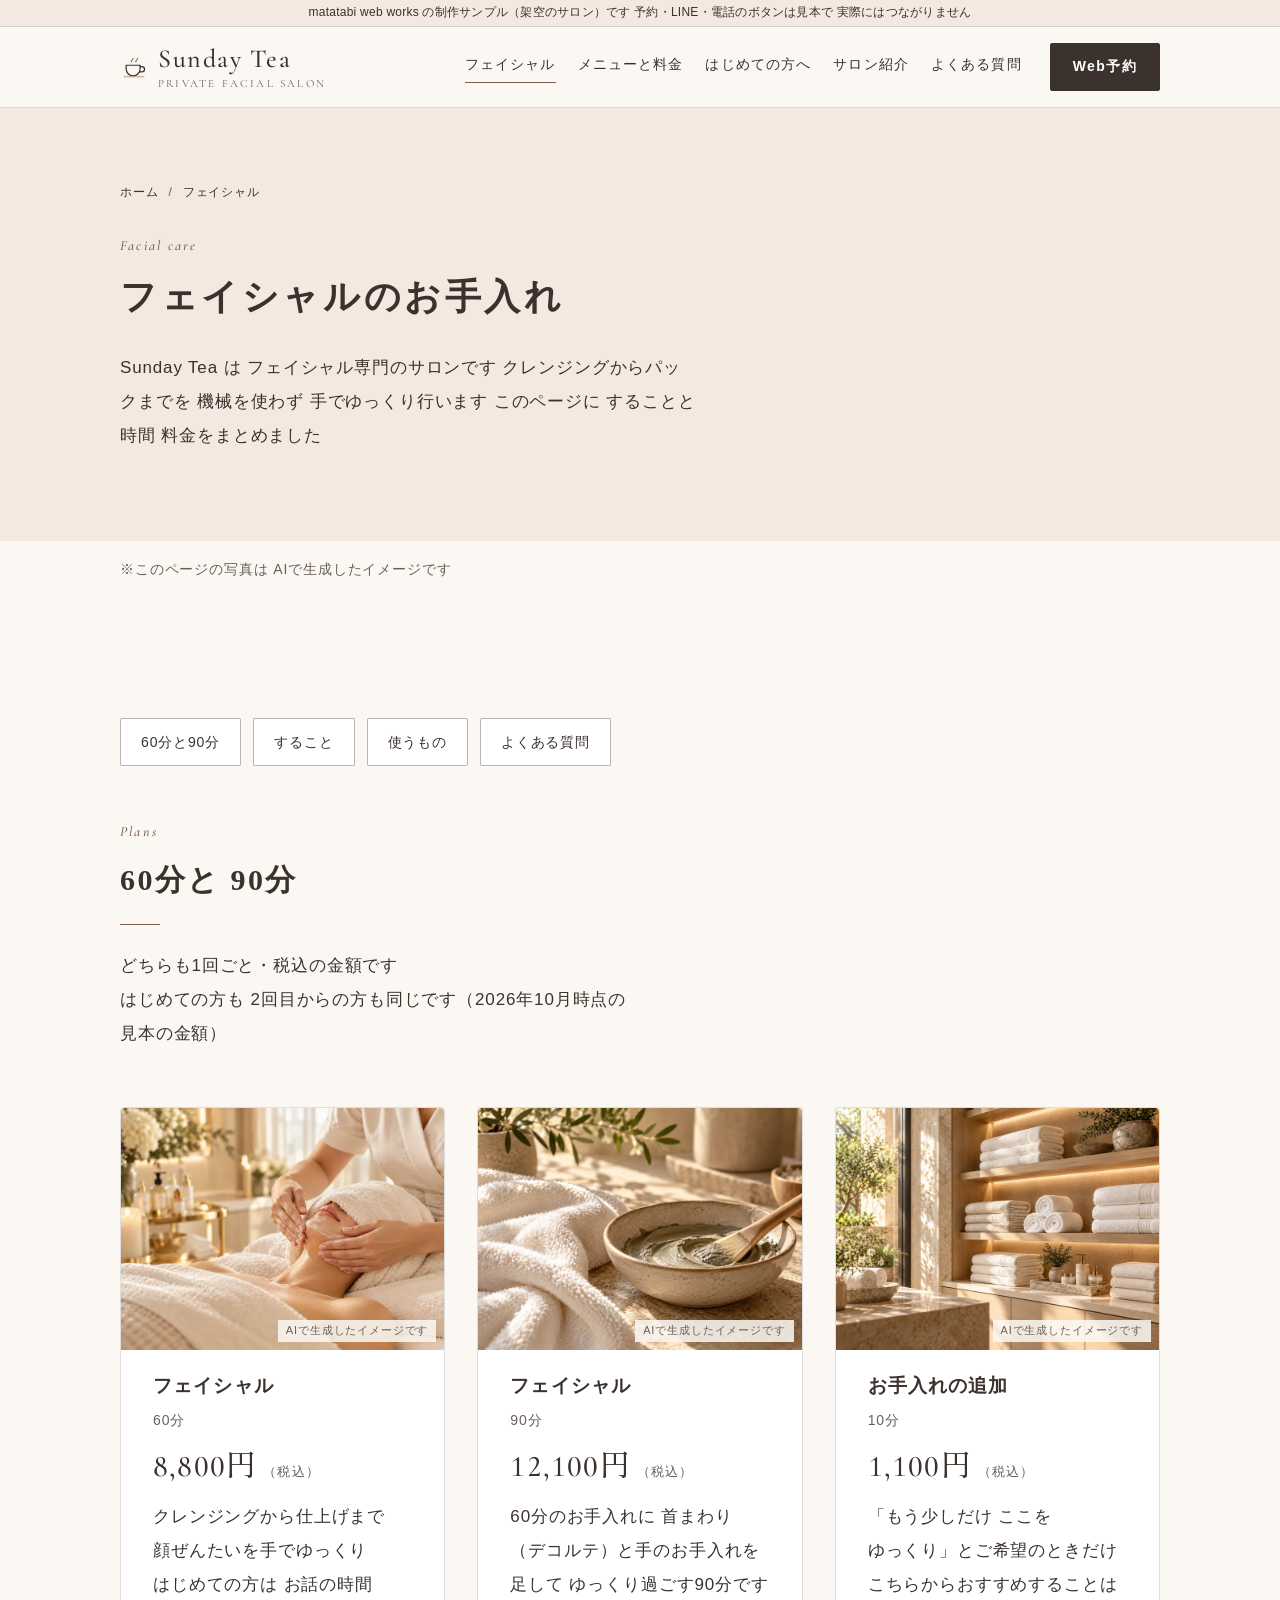
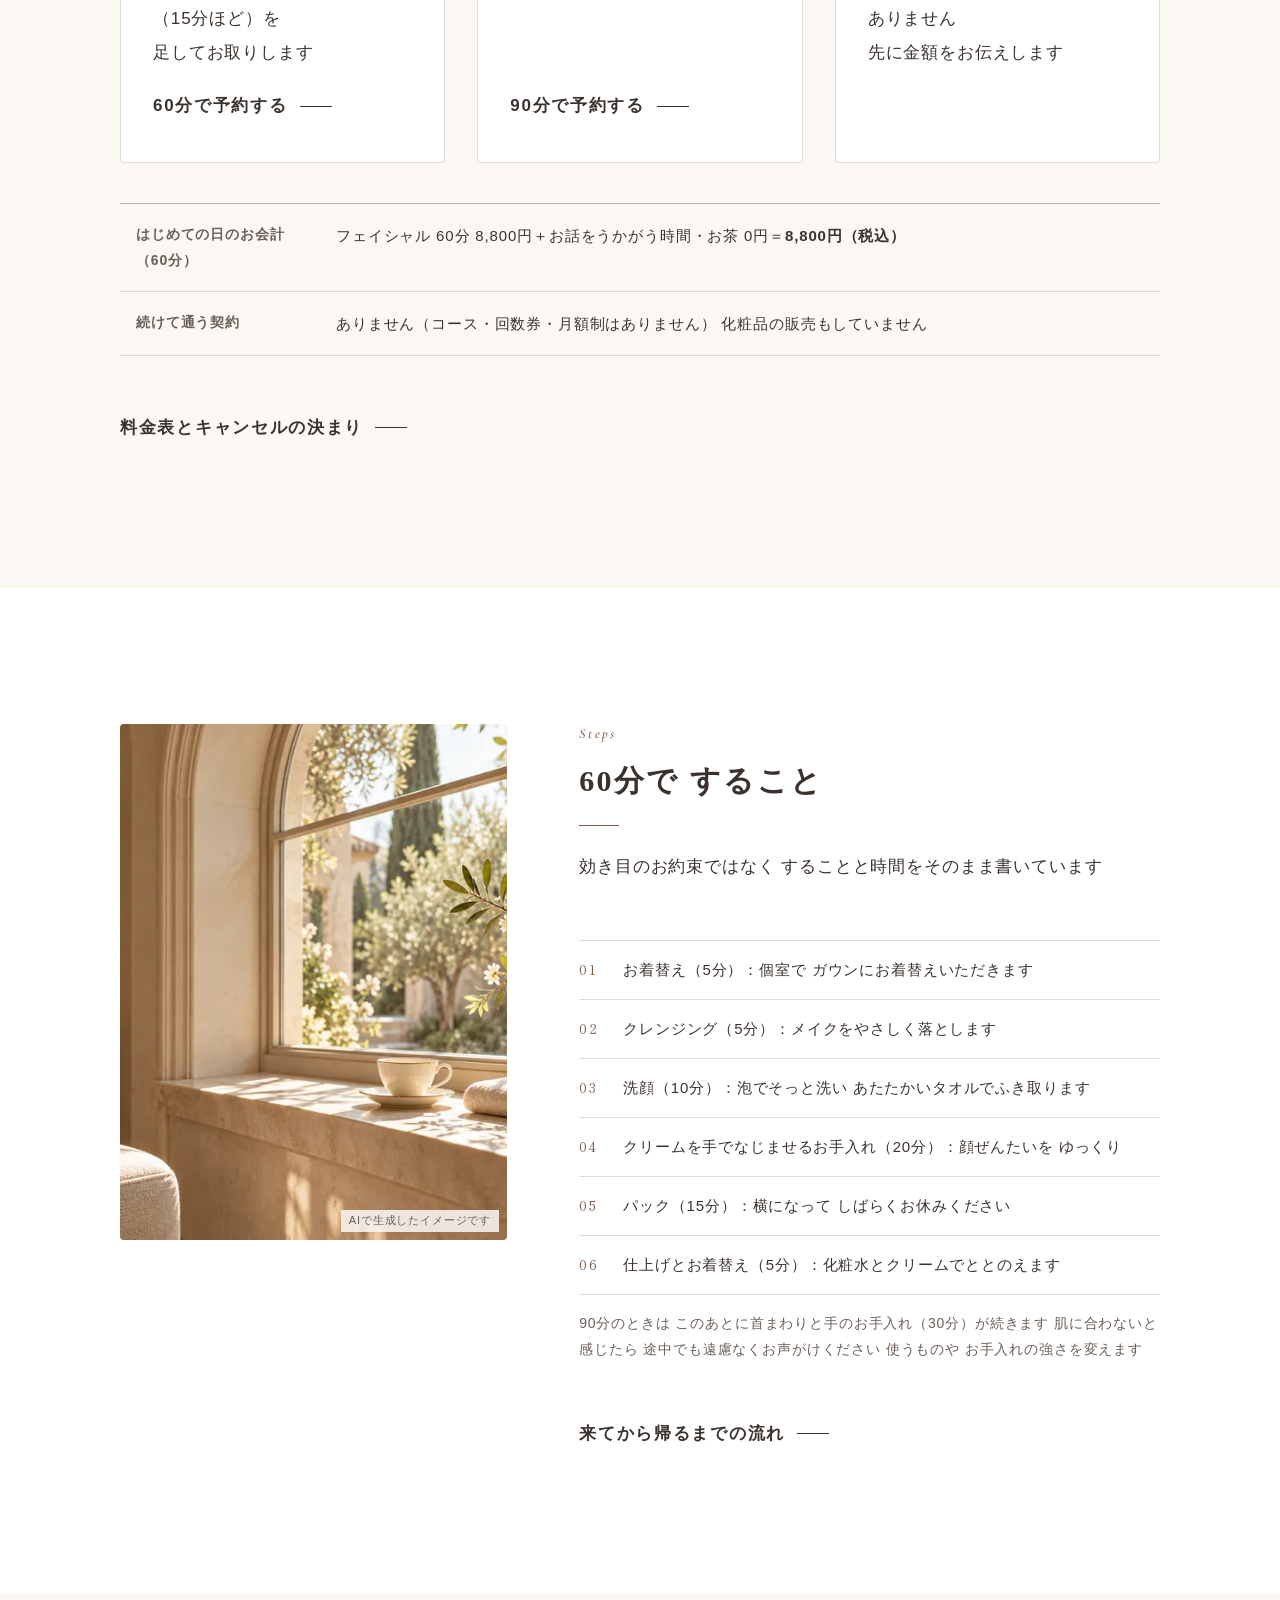
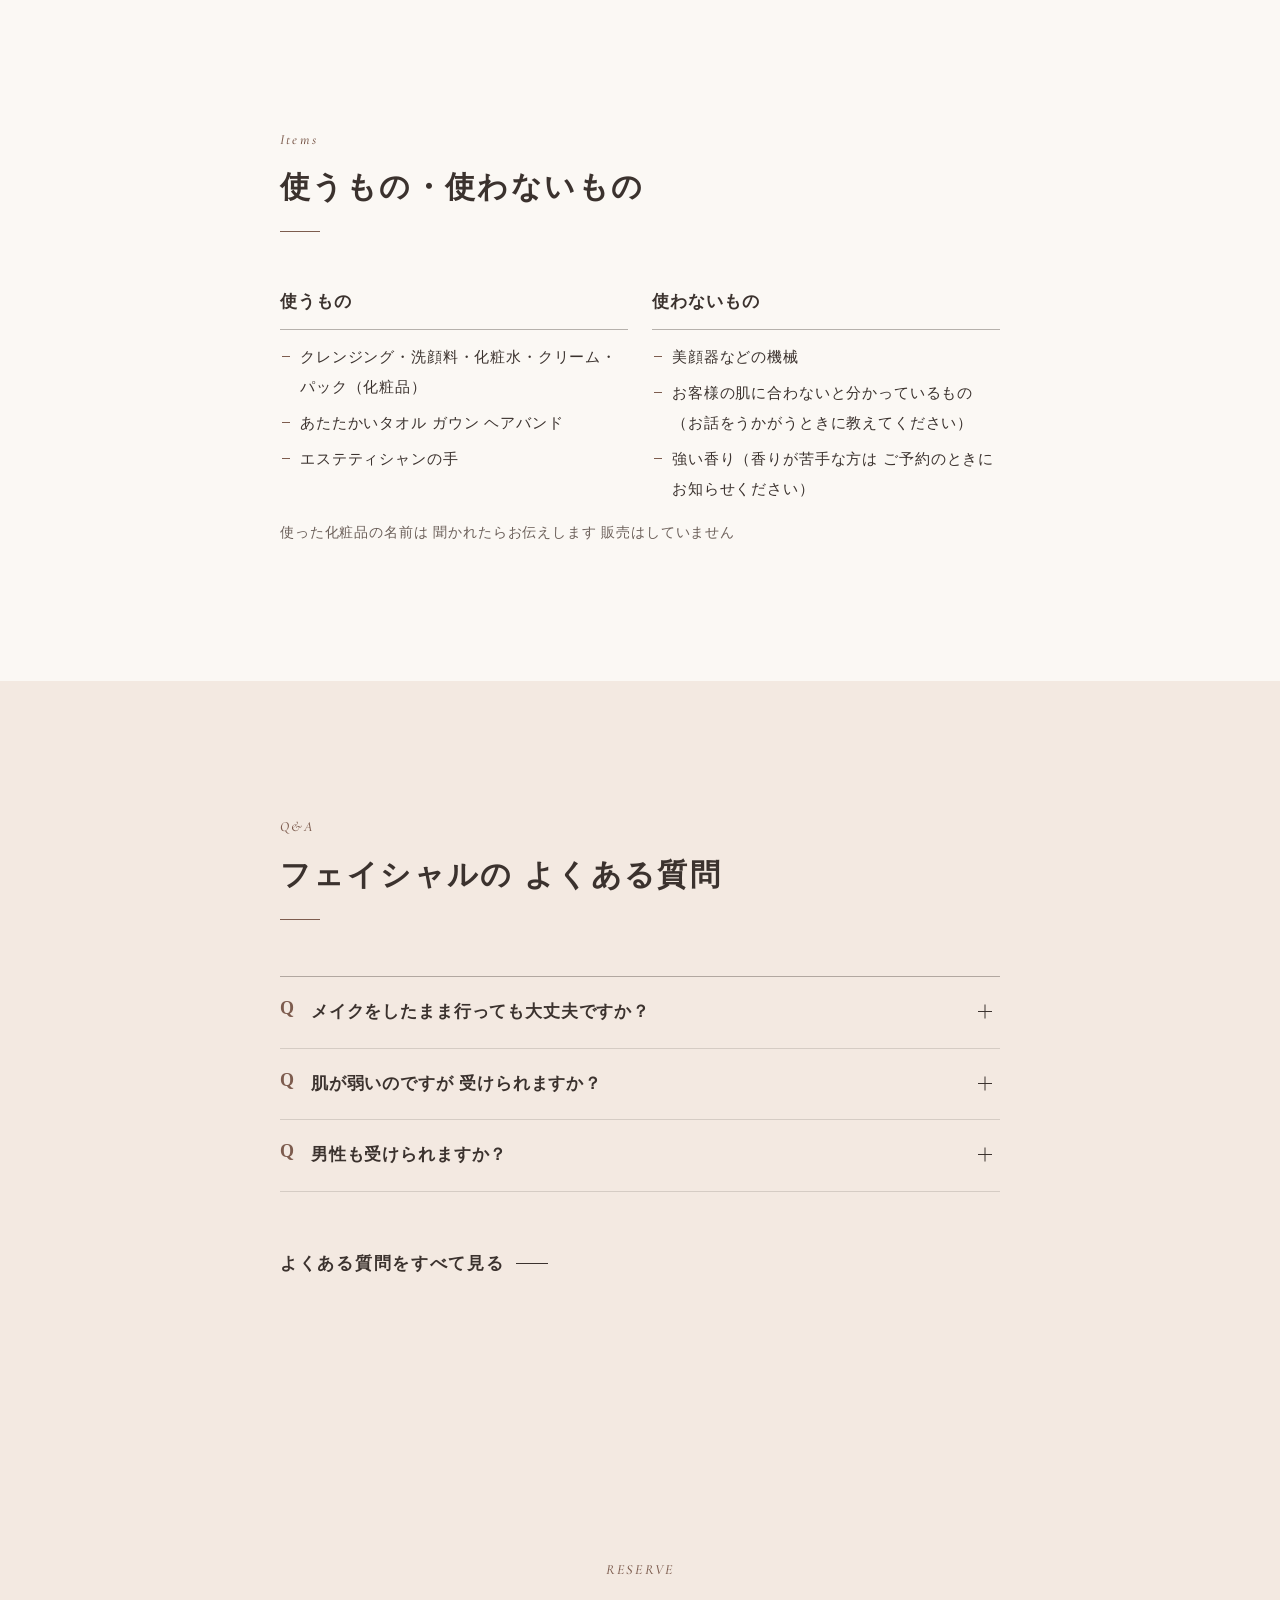
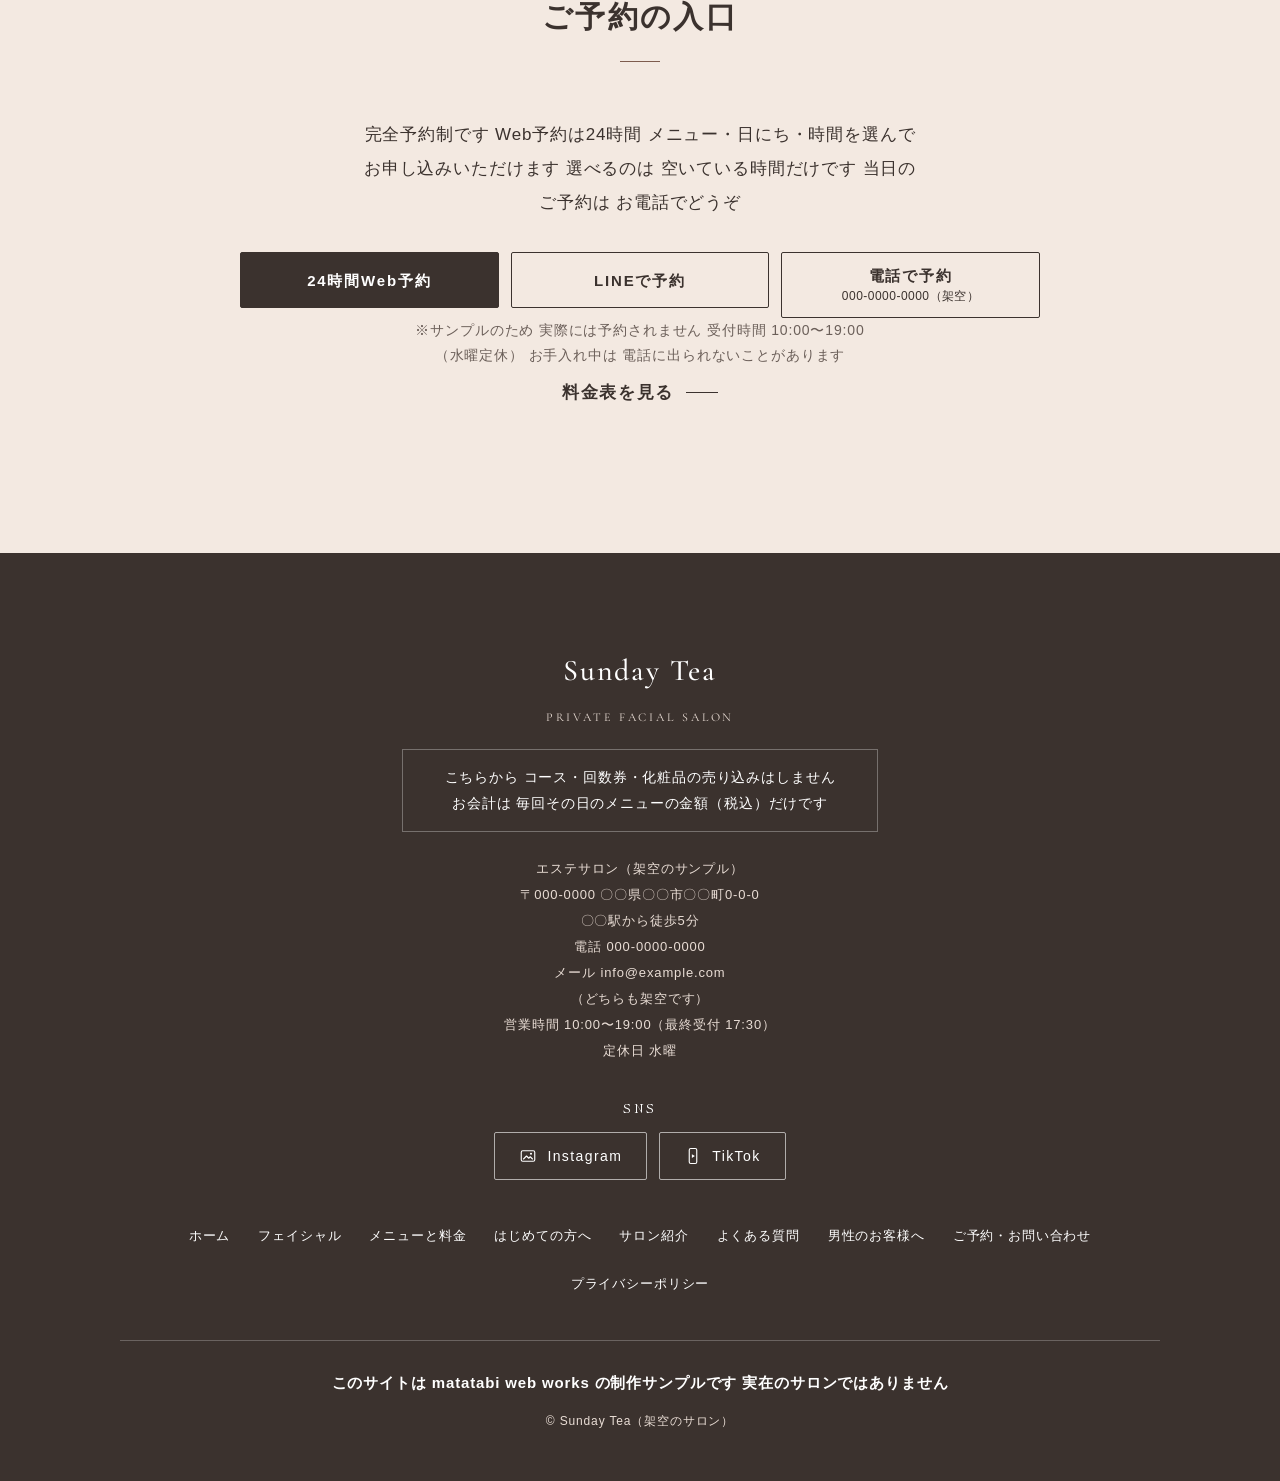
<file: facial.html>
<!DOCTYPE html>
<html lang="ja" data-moji="d">
<head>
  <meta charset="UTF-8">
  <meta name="viewport" content="width=device-width, initial-scale=1">
  <meta name="robots" content="noindex">
  <meta name="format-detection" content="telephone=no">
  <title>フェイシャル｜Sunday Tea（フェイシャル専門のサロン・制作サンプル・架空）</title>
  <meta name="description" content="Sunday Tea のフェイシャルのページです。60分 8,800円・90分 12,100円（税込・1回ごと）。クレンジングからパックまで、機械を使わず手でゆっくり。することと時間、使うもの、よくある質問。">
  <meta property="og:title" content="フェイシャル｜Sunday Tea（フェイシャル専門のサロン・制作サンプル・架空）">
  <meta property="og:description" content="60分 8,800円・90分 12,100円（税込・1回ごと）。機械を使わず、手でゆっくり。（制作サンプル・架空のサロン）">
  <meta property="og:type" content="article">
  <meta property="og:site_name" content="Sunday Tea（制作サンプル・架空のサロン）">
  <meta property="og:locale" content="ja_JP">
  <meta name="theme-color" content="#3B322E">
  <link rel="icon" href="images/favicon.svg" type="image/svg+xml">
  <link rel="preconnect" href="https://fonts.googleapis.com">
  <link rel="preconnect" href="https://fonts.gstatic.com" crossorigin>
  <!-- 字体は「使う文字だけ」を読む。アドレスの text= は tools/font-text.py が書き換える -->
  <link rel="stylesheet" data-font="mincho" href="https://fonts.googleapis.com/css2?family=Shippori+Mincho+B1:wght@600&amp;text=%25%26%2C-.0123456789%3A%40ABCDEFGIKLMNOPQRSTUVWYacdefgiklmnoprstuvwxy%E2%80%BB%E2%91%A0%E2%91%A1%E2%91%A2%E2%91%A3%E2%91%A4%E3%80%81%E3%80%82%E3%80%87%E3%80%8C%E3%80%8D%E3%80%92%E3%80%94%E3%80%95%E3%80%9C%E3%81%82%E3%81%84%E3%81%86%E3%81%88%E3%81%8A%E3%81%8B%E3%81%8C%E3%81%8D%E3%81%8F%E3%81%90%E3%81%91%E3%81%92%E3%81%93%E3%81%94%E3%81%95%E3%81%97%E3%81%98%E3%81%99%E3%81%9A%E3%81%9B%E3%81%9C%E3%81%9D%E3%81%9E%E3%81%9F%E3%81%A0%E3%81%A1%E3%81%A3%E3%81%A4%E3%81%A5%E3%81%A6%E3%81%A7%E3%81%A8%E3%81%A9%E3%81%AA%E3%81%AB%E3%81%AE%E3%81%AF%E3%81%B0%E3%81%B2%E3%81%B5%E3%81%B6%E3%81%B8%E3%81%B9%E3%81%BB%E3%81%BE%E3%81%BF%E3%82%81%E3%82%82%E3%82%83%E3%82%84%E3%82%86%E3%82%88%E3%82%89%E3%82%8A%E3%82%8B%E3%82%8C%E3%82%8D%E3%82%8F%E3%82%92%E3%82%93%E3%82%A2%E3%82%A3%E3%82%A4%E3%82%A6%E3%82%A7%E3%82%A8%E3%82%A9%E3%82%AA%E3%82%AB%E3%82%AD%E3%82%AF%E3%82%B0%E3%82%B3%E3%82%B5%E3%82%B6%E3%82%B7%E3%82%B8%E3%82%B9%E3%82%BB%E3%82%BF%E3%83%83%E3%83%86%E3%83%87%E3%83%88%E3%83%89%E3%83%8B%E3%83%8D%E3%83%90%E3%83%91%E3%83%93%E3%83%95%E3%83%96%E3%83%97%E3%83%9A%E3%83%9B%E3%83%9C%E3%83%9D%E3%83%9F%E3%83%A0%E3%83%A1%E3%83%A3%E3%83%A5%E3%83%A9%E3%83%AA%E3%83%AB%E3%83%AC%E3%83%AD%E3%83%B3%E3%83%BB%E3%83%BC%E4%B8%80%E4%B8%8A%E4%B8%8B%E4%B9%BE%E4%BA%88%E4%BA%8B%E4%BA%BA%E4%BB%8B%E4%BB%95%E4%BB%98%E4%BB%A4%E4%BB%A5%E4%BC%91%E4%BC%9A%E4%BC%9D%E4%BD%8F%E4%BD%93%E4%BD%95%E4%BD%9C%E4%BD%BF%E4%BE%8B%E4%BE%9D%E4%BF%9D%E5%80%8B%E5%82%99%E5%85%88%E5%85%A5%E5%85%A8%E5%86%85%E5%86%86%E5%86%99%E5%87%A6%E5%87%BA%E5%88%86%E5%88%87%E5%88%A9%E5%88%B6%E5%88%B8%E5%89%8A%E5%89%8D%E5%8A%9B%E5%8A%A0%E5%8C%96%E5%8D%88%E5%8F%96%E5%8F%97%E5%8F%A3%E5%8F%B7%E5%90%84%E5%90%88%E5%90%8C%E5%90%8D%E5%91%BD%E5%95%8F%E5%9B%9E%E5%9B%B2%E5%A0%B1%E5%A0%B4%E5%A3%B2%E5%A4%89%E5%A4%96%E5%A4%A7%E5%A9%9A%E5%AD%90%E5%AD%97%E5%AD%98%E5%AD%A3%E5%AE%88%E5%AE%89%E5%AE%9A%E5%AE%9F%E5%AE%A2%E5%AE%A4%E5%AE%B6%E5%AE%B9%E5%AF%BE%E5%B0%82%E5%B0%91%E5%B1%8B%E5%B8%82%E5%B8%8C%E5%B8%B0%E5%B9%B4%E5%BA%97%E5%BC%8F%E5%BC%B7%E5%BD%93%E5%BE%8B%E5%BE%8C%E5%BE%97%E5%BF%85%E5%BF%9C%E6%80%A7%E6%83%85%E6%84%8F%E6%89%80%E6%89%8B%E6%89%95%E6%89%B1%E6%8A%BC%E6%8C%81%E6%8E%A2%E6%94%AF%E6%95%B0%E6%96%87%E6%96%99%E6%96%AD%E6%96%B9%E6%97%A5%E6%99%82%E6%9B%9C%E6%9B%B4%E6%9B%B8%E6%9B%BF%E6%9C%80%E6%9C%88%E6%9C%8D%E6%9C%9B%E6%9C%9F%E6%9C%AB%E6%9C%AC%E6%9D%9F%E6%9D%A5%E6%9E%B6%E6%A1%88%E6%A2%B0%E6%A6%82%E6%A7%98%E6%A8%AA%E6%A9%9F%E6%AC%A1%E6%AD%A3%E6%AE%8B%E6%B0%97%E6%B0%B4%E6%B1%BA%E6%B2%BF%E6%B3%95%E6%B3%A1%E6%B3%A8%E6%B4%97%E6%B5%81%E6%B6%88%E6%B8%A1%E6%BA%96%E7%82%B9%E7%84%A1%E7%87%A5%E7%89%A9%E7%90%86%E7%94%A3%E7%94%A8%E7%94%B7%E7%94%BA%E7%94%BB%E7%95%AA%E7%99%BA%E7%9A%84%E7%9B%AE%E7%9B%B4%E7%9B%B8%E7%9C%8C%E7%9C%9F%E7%9D%80%E7%9F%A5%E7%9F%AD%E7%A0%82%E7%A2%BA%E7%A4%BA%E7%A4%BE%E7%A7%BB%E7%A8%8E%E7%A9%BA%E7%AA%93%E7%AB%AF%E7%AE%A1%E7%AF%80%E7%B2%A7%E7%B4%84%E7%B4%B9%E7%B5%84%E7%B5%90%E7%B5%A1%E7%BD%AE%E7%BE%8E%E8%82%8C%E8%85%95%E8%8C%B6%E8%90%BD%E8%A1%8C%E8%A1%A8%E8%A3%85%E8%A4%92%E8%A6%81%E8%A6%8B%E8%A6%A7%E8%A8%82%E8%A8%88%E8%A8%98%E8%A9%B1%E8%AA%8D%E8%AA%AD%E8%AA%BF%E8%AB%87%E8%AD%B7%E8%B2%A1%E8%B3%AA%E8%B6%B3%E8%BC%89%E8%BE%BC%E8%BF%94%E8%BF%BD%E9%80%81%E9%80%A3%E9%81%85%E9%81%8E%E9%81%A9%E9%81%B8%E9%83%A8%E9%87%91%E9%87%9D%E9%8D%B5%E9%95%B7%E9%96%80%E9%96%89%E9%96%93%E9%96%A2%E9%99%8D%E9%99%A4%E9%9A%9B%E9%9B%A3%E9%9B%B0%E9%9B%BB%E9%9D%99%E9%9D%A2%E9%A0%90%E9%A0%BC%E9%A1%8D%E9%A1%94%E9%A1%98%E9%A6%96%EF%BC%88%EF%BC%89%EF%BC%8B%EF%BC%8F%EF%BC%9A&amp;display=swap">
  <link rel="stylesheet" data-font="gothic" href="https://fonts.googleapis.com/css2?family=Zen+Kaku+Gothic+New:wght@400;700&amp;text=%20%22%25%26%28%29%2C-.0123456789%3A%3D%40ABCDEFGIJKLMNOPQRSTUVWY%5B%5D_abcdefghijklmnopqrstuvwxy%C2%A9%C3%97%E2%80%B9%E2%80%BA%E2%80%BB%E2%91%A0%E2%91%A1%E2%91%A2%E2%91%A3%E2%91%A4%E2%96%B3%E2%97%8B%E3%80%81%E3%80%82%E3%80%87%E3%80%8C%E3%80%8D%E3%80%92%E3%80%94%E3%80%95%E3%80%9C%E3%81%82%E3%81%84%E3%81%86%E3%81%88%E3%81%8A%E3%81%8B%E3%81%8C%E3%81%8D%E3%81%8E%E3%81%8F%E3%81%90%E3%81%91%E3%81%92%E3%81%93%E3%81%94%E3%81%95%E3%81%96%E3%81%97%E3%81%98%E3%81%99%E3%81%9A%E3%81%9B%E3%81%9C%E3%81%9D%E3%81%9E%E3%81%9F%E3%81%A0%E3%81%A1%E3%81%A3%E3%81%A4%E3%81%A5%E3%81%A6%E3%81%A7%E3%81%A8%E3%81%A9%E3%81%AA%E3%81%AB%E3%81%AD%E3%81%AE%E3%81%AF%E3%81%B0%E3%81%B2%E3%81%B4%E3%81%B5%E3%81%B6%E3%81%B8%E3%81%B9%E3%81%BB%E3%81%BE%E3%81%BF%E3%82%80%E3%82%81%E3%82%82%E3%82%83%E3%82%84%E3%82%86%E3%82%87%E3%82%88%E3%82%89%E3%82%8A%E3%82%8B%E3%82%8C%E3%82%8D%E3%82%8F%E3%82%92%E3%82%93%E3%82%A2%E3%82%A3%E3%82%A4%E3%82%A6%E3%82%A7%E3%82%A8%E3%82%A9%E3%82%AA%E3%82%AB%E3%82%AC%E3%82%AD%E3%82%AF%E3%82%B0%E3%82%B1%E3%82%B3%E3%82%B5%E3%82%B6%E3%82%B7%E3%82%B8%E3%82%B9%E3%82%BA%E3%82%BB%E3%82%BF%E3%83%80%E3%83%81%E3%83%83%E3%83%84%E3%83%86%E3%83%87%E3%83%88%E3%83%89%E3%83%8B%E3%83%8D%E3%83%8F%E3%83%90%E3%83%91%E3%83%93%E3%83%95%E3%83%96%E3%83%97%E3%83%98%E3%83%99%E3%83%9A%E3%83%9B%E3%83%9C%E3%83%9D%E3%83%9E%E3%83%9F%E3%83%A0%E3%83%A1%E3%83%A3%E3%83%A5%E3%83%A9%E3%83%AA%E3%83%AB%E3%83%AC%E3%83%AD%E3%83%B3%E3%83%BB%E3%83%BC%E4%B8%80%E4%B8%88%E4%B8%89%E4%B8%8A%E4%B8%8B%E4%B8%A1%E4%B8%A6%E4%B8%AD%E4%B8%B8%E4%B9%BE%E4%BA%86%E4%BA%88%E4%BA%8B%E4%BA%BA%E4%BB%8A%E4%BB%8B%E4%BB%95%E4%BB%98%E4%BB%A4%E4%BB%A5%E4%BB%BB%E4%BC%91%E4%BC%9A%E4%BC%9D%E4%BD%8F%E4%BD%93%E4%BD%95%E4%BD%9C%E4%BD%BF%E4%BE%8B%E4%BE%9D%E4%BF%82%E4%BF%9D%E4%BF%A1%E5%80%8B%E5%82%99%E5%84%AA%E5%85%83%E5%85%88%E5%85%89%E5%85%A5%E5%85%A8%E5%85%AC%E5%85%B7%E5%85%B8%E5%86%85%E5%86%86%E5%86%8D%E5%86%99%E5%87%A6%E5%87%BA%E5%88%80%E5%88%86%E5%88%87%E5%88%9D%E5%88%A9%E5%88%B6%E5%88%B8%E5%89%83%E5%89%8A%E5%89%8D%E5%89%B2%E5%8A%9B%E5%8A%A0%E5%8A%A9%E5%8A%B9%E5%8B%95%E5%8B%A4%E5%8C%85%E5%8C%96%E5%8C%BB%E5%8D%88%E5%8D%B0%E5%8F%8B%E5%8F%96%E5%8F%97%E5%8F%A3%E5%8F%A5%E5%8F%B0%E5%8F%B7%E5%90%84%E5%90%88%E5%90%8C%E5%90%8D%E5%90%AB%E5%91%BD%E5%93%81%E5%95%8F%E5%96%B6%E5%99%A8%E5%9B%9E%E5%9B%A3%E5%9B%B2%E5%9B%B3%E5%9C%92%E5%9C%9F%E5%9C%A8%E5%9C%B0%E5%A0%B1%E5%A0%B4%E5%A3%81%E5%A3%B0%E5%A3%B2%E5%A4%89%E5%A4%96%E5%A4%9C%E5%A4%A7%E5%A4%AB%E5%A5%91%E5%A5%A5%E5%A5%B3%E5%A5%BD%E5%A6%8A%E5%A7%8B%E5%A8%A0%E5%A9%9A%E5%AD%90%E5%AD%97%E5%AD%98%E5%AD%A3%E5%AE%88%E5%AE%89%E5%AE%8C%E5%AE%9A%E5%AE%9F%E5%AE%A2%E5%AE%A4%E5%AE%B6%E5%AE%B9%E5%AF%BE%E5%B0%82%E5%B0%8F%E5%B0%91%E5%B1%80%E5%B1%8A%E5%B1%8B%E5%B1%B1%E5%B7%AE%E5%B8%82%E5%B8%8C%E5%B8%AB%E5%B8%AD%E5%B8%B0%E5%B9%B4%E5%BA%97%E5%BA%A6%E5%BC%8F%E5%BC%95%E5%BC%B1%E5%BC%B5%E5%BC%B7%E5%BD%93%E5%BD%A2%E5%BD%B1%E5%BE%85%E5%BE%8B%E5%BE%8C%E5%BE%92%E5%BE%97%E5%BF%83%E5%BF%85%E5%BF%9C%E6%80%A7%E6%81%AF%E6%83%85%E6%84%8F%E6%84%9F%E6%85%8B%E6%85%AE%E6%88%90%E6%89%80%E6%89%8B%E6%89%95%E6%89%B1%E6%89%BF%E6%8A%98%E6%8A%BC%E6%8B%85%E6%8C%81%E6%8C%BF%E6%8D%A8%E6%8E%A2%E6%8E%A7%E6%8E%B2%E6%8F%9B%E6%94%AF%E6%95%99%E6%95%B0%E6%96%87%E6%96%99%E6%96%AD%E6%96%B0%E6%96%B9%E6%97%A5%E6%98%8E%E6%99%82%E6%9B%9C%E6%9B%B4%E6%9B%B8%E6%9B%BF%E6%9C%80%E6%9C%88%E6%9C%8D%E6%9C%9B%E6%9C%9D%E6%9C%9F%E6%9C%A8%E6%9C%AB%E6%9C%AC%E6%9D%9F%E6%9D%A5%E6%9D%AF%E6%9E%9A%E6%9E%A0%E6%9E%B6%E6%A0%BC%E6%A1%88%E6%A2%B0%E6%A3%9A%E6%A4%8D%E6%A5%AD%E6%A5%BD%E6%A6%82%E6%A7%98%E6%A8%AA%E6%A9%9F%E6%AC%A1%E6%AD%A2%E6%AD%A3%E6%AD%A9%E6%AE%8B%E6%AE%B5%E6%AF%8E%E6%B0%91%E6%B0%97%E6%B0%B4%E6%B1%BA%E6%B2%BF%E6%B3%81%E6%B3%95%E6%B3%A1%E6%B3%A8%E6%B4%97%E6%B5%81%E6%B6%88%E6%B6%B2%E6%B7%BB%E6%B8%88%E6%B8%A1%E6%B9%AF%E6%BA%80%E6%BA%96%E6%BF%83%E7%81%AB%E7%82%B9%E7%84%A1%E7%85%A7%E7%87%A5%E7%89%A9%E7%89%B9%E7%8A%B6%E7%8E%84%E7%8F%BE%E7%90%86%E7%93%B6%E7%94%9F%E7%94%A3%E7%94%A8%E7%94%B0%E7%94%B1%E7%94%B3%E7%94%B7%E7%94%BA%E7%94%BB%E7%95%99%E7%95%A5%E7%95%AA%E7%99%82%E7%99%BA%E7%99%BD%E7%9A%84%E7%9A%BF%E7%9B%AE%E7%9B%B4%E7%9B%B8%E7%9C%81%E7%9C%8C%E7%9C%9F%E7%9C%A0%E7%9D%80%E7%9F%A2%E7%9F%A5%E7%9F%AD%E7%9F%B3%E7%A0%82%E7%A2%BA%E7%A4%BA%E7%A4%BE%E7%A7%BB%E7%A8%8E%E7%A8%AE%E7%A9%BA%E7%AA%93%E7%AB%8B%E7%AB%AF%E7%AC%AC%E7%AE%A1%E7%AF%80%E7%B2%A7%E7%B4%84%E7%B4%99%E7%B4%B9%E7%B5%82%E7%B5%84%E7%B5%90%E7%B5%A1%E7%B6%9A%E7%B7%8A%E7%B7%92%E7%B8%81%E7%BD%AE%E7%BE%8E%E8%80%83%E8%80%85%E8%81%9E%E8%82%8C%E8%85%95%E8%87%AA%E8%89%AF%E8%89%B2%E8%8A%B1%E8%8B%A6%E8%8C%B6%E8%90%BD%E8%91%89%E8%96%84%E8%A1%8C%E8%A1%A8%E8%A2%96%E8%A3%85%E8%A4%92%E8%A6%81%E8%A6%8B%E8%A6%A7%E8%A7%92%E8%A8%82%E8%A8%88%E8%A8%98%E8%A9%B1%E8%AA%8D%E8%AA%AC%E8%AA%AD%E8%AA%BF%E8%AB%87%E8%AD%B7%E8%B2%A1%E8%B2%A9%E8%B2%B8%E8%B3%87%E8%B3%AA%E8%B5%A4%E8%B6%B3%E8%BA%AB%E8%BB%8A%E8%BB%BD%E8%BC%89%E8%BE%BA%E8%BE%BC%E8%BF%8E%E8%BF%91%E8%BF%94%E8%BF%B7%E8%BF%BD%E9%80%81%E9%80%94%E9%80%9A%E9%80%A3%E9%80%B2%E9%81%85%E9%81%8E%E9%81%93%E9%81%A0%E9%81%A9%E9%81%B8%E9%83%A8%E9%85%8D%E9%87%8D%E9%87%91%E9%87%9D%E9%89%A2%E9%8D%B5%E9%8F%A1%E9%95%B7%E9%96%80%E9%96%89%E9%96%8B%E9%96%93%E9%96%A2%E9%99%8D%E9%99%A2%E9%99%A4%E9%9A%8E%E9%9A%9B%E9%9B%A3%E9%9B%B0%E9%9B%BB%E9%9D%99%E9%9D%A2%E9%9F%B3%E9%A0%85%E9%A0%86%E9%A0%88%E9%A0%90%E9%A0%AC%E9%A0%BC%E9%A1%8D%E9%A1%94%E9%A1%98%E9%A1%9E%E9%A3%B2%E9%A6%96%E9%A6%99%E9%A7%85%E9%A7%90%E9%AB%98%E9%B3%B4%E9%BB%92%EF%BC%88%EF%BC%89%EF%BC%8B%EF%BC%8F%EF%BC%9A%EF%BC%9D%EF%BC%9F%EF%BD%9C&amp;display=swap">
  <link rel="stylesheet" data-font="accent" href="https://fonts.googleapis.com/css2?family=Cormorant+Garamond:ital,wght@0,500;1,500&amp;text=%20%26%2C.0123456789%3AABCDEFGIKLMNOPQRSTUVWYacdefilmnoprstuvwy&amp;display=swap">
  <link rel="stylesheet" href="css/style.css?v=20261031-4">
  <script src="js/main.js?v=20261009-09" defer></script>
</head>
<body class="has-fixed-cta">
  <a class="skip-link" href="#main">本文へ<wbr>移動</a>
  <header class="site-header">
    <p class="sample-notice"><span class="sample-notice__pc">matatabi web works の<wbr>制作サンプル<wbr>（架空の<wbr>サロン）です 予約・LINE・電話の<wbr>ボタンは<wbr>見本で 実際には<wbr>つながりません</span> <span class="sample-notice__sp">matatabi web works の<wbr>見本です<wbr>（架空の<wbr>サロン）</span></p>
    <div class="container site-header__inner">
      <a href="index.html" class="site-logo">
        <img src="images/logo-mark.svg" alt="" width="28" height="28">
        <span class="site-logo__text"><span class="site-logo__name">Sunday Tea</span><span class="site-logo__sub">PRIVATE FACIAL SALON</span></span>
      </a>
      <nav class="global-nav" id="global-nav" aria-label="メインメニュー">
        <ul class="global-nav__list">
          <li data-wrap="phrase" class="global-nav__home"><a href="index.html"><span>ホーム</span></a></li>
          <li data-wrap="phrase"><a href="facial.html" aria-current="page"><span>フェイシャル</span></a></li>
          <li data-wrap="phrase"><a href="menu.html"><span>メニューと<wbr>料金</span></a></li>
          <li data-wrap="phrase"><a href="first.html"><span>はじめての<wbr>方へ</span></a></li>
          <li data-wrap="phrase"><a href="about.html"><span>サロン紹介</span></a></li>
          <li data-wrap="phrase"><a href="faq.html"><span>よく<wbr>ある<wbr>質問</span></a></li>
          <li data-wrap="phrase" class="global-nav__reserve-sp"><a href="reserve.html"><span>ご予約・<wbr>お問い合わせ</span></a></li>
        </ul>
        <p data-wrap="phrase" class="global-nav__cta"><a href="reserve.html#booking" class="btn btn--primary">24時間<wbr>Web予約</a></p>
      </nav>
      <div class="header-actions">
        <a href="reserve.html#booking" class="btn btn--primary header-reserve">Web予約</a>
        <button type="button" class="menu-toggle" aria-label="メニューを開く" aria-expanded="false" aria-controls="global-nav">
          <span class="menu-toggle__bars" aria-hidden="true"></span>
        </button>
      </div>
    </div>
  </header>
  <main id="main">
    <div class="page-head">
      <div class="container">
        <nav class="breadcrumb" aria-label="パンくずリスト">
          <ol>
            <li data-wrap="phrase"><a href="index.html">ホーム</a></li>
            <li data-wrap="phrase"><span aria-current="page">フェイシャル</span></li>
          </ol>
        </nav>
        <span class="eyebrow" aria-hidden="true">Facial care</span>
        <h1 class="page-head__title">フェイシャルの<wbr>お手入れ</h1>
        <p class="lead">Sunday Tea は フェイシャル<wbr>専門の<wbr>サロンです クレンジングから<wbr>パックまでを 機械を<wbr>使わず 手で<wbr>ゆっくり<wbr>行います この<wbr>ページに する<wbr>ことと<wbr>時間 料金を<wbr>まとめました</p>
      </div>
    </div>
    <p data-wrap="phrase" class="container note photo-ai-note">※<wbr>この<wbr>ページの<wbr>写真は AIで<wbr>生成した<wbr>イメージです</p>

    <section class="section" aria-labelledby="plans-title">
      <div class="container">
        <nav class="anchor-nav" aria-label="このページの目次" style="margin: 0 0 56px;">
          <ul>
            <li data-wrap="phrase"><a href="#plans-title">60分と<wbr>90分</a></li>
            <li data-wrap="phrase"><a href="#steps-title">する<wbr>こと</a></li>
            <li data-wrap="phrase"><a href="#items-title">使う<wbr>もの</a></li>
            <li data-wrap="phrase"><a href="#facial-faq-title">よく<wbr>ある<wbr>質問</a></li>
          </ul>
        </nav>
        <div class="section-head reveal">
          <span class="eyebrow" aria-hidden="true">Plans</span>
          <h2 data-clauses="1" class="section-title" id="plans-title"><span class="kc">60分と</span> <span class="kc">90分</span></h2>
          <p data-clauses="1" data-wrap="phrase" class="lead"><span class="kc">どちらも<wbr>1回ごと<wbr>・税込の<wbr>金額です</span> <span class="kc"><wbr>はじめての<wbr>方も 2回目からの<wbr>方も<wbr>同じです<wbr>（2026年10月時点の<wbr>見本の<wbr>金額）</span></p>
        </div>
        <ul class="card-grid card-grid--3 menu-cards">
          <li class="card menu-card">
            <figure class="photo photo--4x3 reveal-clip" data-photo="P19"><img src="images/photos/facial-care-800.webp" srcset="images/photos/facial-care-800.webp 800w, images/photos/facial-care-1200.webp 1200w" sizes="(min-width: 1024px) 360px, (min-width: 768px) 50vw, 100vw" alt="タオルで目元まで包んで横になったお客様の頬に、エステティシャンが両手を添えてクリームをなじませている様子。そばにろうそくと白い花" width="800" height="600" loading="lazy" decoding="async"><figcaption data-wrap="phrase" class="photo-note">AIで<wbr>生成した<wbr>イメージです</figcaption></figure>
            <h3>フェイシャル</h3>
            <p data-wrap="phrase" class="menu-card__time">60分</p>
            <p data-wrap="phrase" class="menu-card__price">8,800円<small><wbr>（税込）</small></p>
            <p data-clauses="1" data-wrap="phrase"><span class="kc">クレンジングから<wbr>仕上げまで 顔ぜんたいを<wbr>手で<wbr>ゆっくり</span> <span class="kc"><wbr>はじめての<wbr>方は お話の<wbr>時間<wbr>（15分ほど）を<wbr>足してお取りします</span></p>
            <a href="reserve.html#booking" class="more-link card__more">60分で<wbr>予約する</a>
          </li>
          <li class="card menu-card">
            <figure class="photo photo--4x3 reveal-clip" data-photo="P24"><img src="images/photos/p24-pack-bowl-800.webp" srcset="images/photos/p24-pack-bowl-800.webp 800w, images/photos/p24-pack-bowl-1200.webp 1200w" sizes="(min-width: 1024px) 360px, (min-width: 768px) 50vw, 100vw" alt="白いタオルのそばに置いた、パックの入った器と木のへら" width="800" height="600" loading="lazy" decoding="async"><figcaption data-wrap="phrase" class="photo-note">AIで<wbr>生成した<wbr>イメージです</figcaption></figure>
            <h3>フェイシャル</h3>
            <p data-wrap="phrase" class="menu-card__time">90分</p>
            <p data-wrap="phrase" class="menu-card__price">12,100円<small><wbr>（税込）</small></p>
            <p data-wrap="phrase">60分の<wbr>お手入れに 首まわり<wbr>（デコルテ）と<wbr>手の<wbr>お手入れを<wbr>足して ゆっくり<wbr>過ごす90分です</p>
            <a href="reserve.html#booking" class="more-link card__more">90分で<wbr>予約する</a>
          </li>
          <li class="card menu-card">
            <figure class="photo photo--4x3 reveal-clip" data-photo="P25"><img src="images/photos/p25-towel-shelf-800.webp" srcset="images/photos/p25-towel-shelf-800.webp 800w, images/photos/p25-towel-shelf-1200.webp 1200w" sizes="(min-width: 1024px) 360px, (min-width: 768px) 50vw, 100vw" alt="やわらかな明かりの棚に、たたんだ白いタオルと丸めたタオルが並んでいる" width="800" height="600" loading="lazy" decoding="async"><figcaption data-wrap="phrase" class="photo-note">AIで<wbr>生成した<wbr>イメージです</figcaption></figure>
            <h3>お手入れの<wbr>追加</h3>
            <p data-wrap="phrase" class="menu-card__time">10分</p>
            <p data-wrap="phrase" class="menu-card__price">1,100円<small><wbr>（税込）</small></p>
            <p data-clauses="1" data-wrap="phrase"><span class="kc">「もう<wbr>少しだけ ここを<wbr>ゆっくり」と<wbr>ご希望の<wbr>ときだけ</span> <span class="kc"><wbr>こちらから<wbr>おすすめする<wbr>ことは<wbr>ありません</span> <span class="kc"><wbr>先に<wbr>金額を<wbr>お伝えします</span></p>
          </li>
        </ul>
        <table class="table" style="margin-top: 40px;">
          <caption class="visually-hidden">はじめての<wbr>日の<wbr>お会計の<wbr>見本<wbr>（フェイシャル60分）</caption>
          <tbody>
            <tr><th scope="row">はじめての<wbr>日の<wbr>お会計<wbr>（60分）</th><td data-wrap="phrase">フェイシャル 60分 8,800円＋お話を<wbr>うかが<wbr>う時間・お茶 0円＝<strong>8,800円<wbr>（税込）</strong></td></tr>
            <tr><th scope="row">続けて<wbr>通う<wbr>契約</th><td data-wrap="phrase">ありません<wbr>（コース・回数券・月額制は<wbr>ありません） 化粧品の<wbr>販売も<wbr>していません</td></tr>
          </tbody>
        </table>
        <p data-wrap="phrase" class="section-foot"><a href="menu.html#price" class="more-link">料金表と<wbr>キャンセルの<wbr>決まり</a></p>
      </div>
    </section>

    <section class="section section--white" aria-labelledby="steps-title">
      <div class="container">
        <div class="sticky-split">
          <div class="sticky-split__aside">
            <figure class="photo photo--3x4 photo--crop-window reveal-clip" data-photo="P20"><img src="images/photos/p20-arch-window-800.webp" srcset="images/photos/p20-arch-window-800.webp 800w, images/photos/p20-arch-window-1200.webp 1200w" sizes="(min-width: 1024px) 420px, 100vw" alt="午後の光が入るアーチ形の窓辺に、ティーカップとたたんだタオルが置かれている" width="800" height="600" loading="lazy" decoding="async"><figcaption data-wrap="phrase" class="photo-note">AIで<wbr>生成した<wbr>イメージです</figcaption></figure>
          </div>
          <div>
            <div class="section-head reveal">
              <span class="eyebrow" aria-hidden="true">Steps</span>
              <h2 data-clauses="1" class="section-title" id="steps-title"><span class="kc">60分で</span> <span class="kc"><wbr>する<wbr>こと</span></h2>
              <p data-wrap="phrase" class="lead">効き目の<wbr>お約束ではなく する<wbr>ことと<wbr>時間を<wbr>そのまま<wbr>書いています</p>
            </div>
            <ol class="step-list reveal">
              <li data-wrap="phrase">お着替え<wbr>（5分）<wbr>：個室で ガウンに<wbr>お着替えいただきます</li>
              <li data-wrap="phrase">クレンジング<wbr>（5分）<wbr>：メイクを<wbr>やさしく<wbr>落とします</li>
              <li data-wrap="phrase">洗顔<wbr>（10分）<wbr>：泡で<wbr>そっと<wbr>洗い あたたかい<wbr>タオルで<wbr>ふき取ります</li>
              <li data-wrap="phrase">クリームを<wbr>手で<wbr>なじませる<wbr>お手入れ<wbr>（20分）<wbr>：<wbr>顔ぜんたいを ゆっくり</li>
              <li data-wrap="phrase">パック<wbr>（15分）<wbr>：横に<wbr>なって しばらく<wbr>お休みください</li>
              <li data-wrap="phrase">仕上げと<wbr>お着替え<wbr>（5分）<wbr>：<wbr>化粧水と<wbr>クリームでととの<wbr>えます</li>
            </ol>
            <p class="note" style="margin-top: 16px;">90分の<wbr>ときは この<wbr>あとに<wbr>首まわりと<wbr>手の<wbr>お手入れ<wbr>（30分）が<wbr>続きます 肌に<wbr>合わないと<wbr>感じたら 途中でも<wbr>遠慮なく<wbr>お声がけください 使う<wbr>ものや お手入れの<wbr>強さを<wbr>変えます</p>
            <p data-wrap="phrase" class="section-foot"><a href="first.html" class="more-link">来てから<wbr>帰るまでの<wbr>流れ</a></p>
          </div>
        </div>
      </div>
    </section>

    <section class="section" aria-labelledby="items-title">
      <div class="container container--narrow reveal">
        <div class="section-head">
          <span class="eyebrow" aria-hidden="true">Items</span>
          <h2 class="section-title" id="items-title">使う<wbr>もの・使わない<wbr>もの</h2>
        </div>
        <div class="include-box">
          <div class="include-box__item">
            <h3>使う<wbr>もの</h3>
            <ul>
              <li data-wrap="phrase">クレンジング・洗顔料・<wbr>化粧水・クリーム・パック<wbr>（化粧品）</li>
              <li data-wrap="phrase">あたたかい<wbr>タオル ガウン ヘアバンド</li>
              <li data-wrap="phrase">エステティシャンの<wbr>手</li>
            </ul>
          </div>
          <div class="include-box__item">
            <h3>使わない<wbr>もの</h3>
            <ul>
              <li data-wrap="phrase">美顔器などの<wbr>機械</li>
              <li data-wrap="phrase">お客様の<wbr>肌に<wbr>合わないと<wbr>分かっている<wbr>もの<wbr>（お話を<wbr>うかがうときに<wbr>教えてください）</li>
              <li data-wrap="phrase">強い<wbr>香り<wbr>（香りが<wbr>苦手な<wbr>方は ご予約の<wbr>ときに<wbr>お知らせ<wbr>ください）</li>
            </ul>
          </div>
        </div>
        <p data-clauses="1" data-wrap="phrase" class="note" style="margin-top: 16px;"><span class="kc">使った<wbr>化粧品の<wbr>名前は 聞かれたら<wbr>お伝えします</span> <span class="kc"><wbr>販売は<wbr>していません</span></p>
      </div>
    </section>

    <section class="section section--pale" aria-labelledby="facial-faq-title">
      <div class="container container--narrow reveal">
        <div class="section-head">
          <span class="eyebrow" aria-hidden="true">Q&amp;A</span>
          <h2 data-clauses="1" class="section-title" id="facial-faq-title"><span class="kc">フェイシャルの</span> <span class="kc"><wbr>よく<wbr>ある<wbr>質問</span></h2>
        </div>
        <div class="faq-list">
          <details class="faq-item">
            <summary><span class="faq-mark" aria-hidden="true">Q</span><span>メイクを<wbr>したまま<wbr>行っても<wbr>大丈夫ですか？</span></summary>
            <div class="faq-answer"><span class="faq-mark" aria-hidden="true">A</span><p data-clauses="1" data-wrap="phrase"><span class="kc">は<wbr>い</span> <span class="kc"><wbr>クレンジングから<wbr>始めます</span> <span class="kc"><wbr>お帰りの<wbr>ときに<wbr>使える 使い捨ての<wbr>メイク道具も<wbr>ご用意しています</span></p></div>
          </details>
          <details class="faq-item">
            <summary><span class="faq-mark" aria-hidden="true">Q</span><span>肌が<wbr>弱いのですが 受けられますか？</span></summary>
            <div class="faq-answer"><span class="faq-mark" aria-hidden="true">A</span><p>はじめに<wbr>お話を<wbr>うかがうときに 教えてください 使う<wbr>ものや お手入れの<wbr>強さを<wbr>変えます けが<wbr>や<wbr>強い<wbr>赤み かぶれが<wbr>ある<wbr>ときは お受けできないことがあります</p></div>
          </details>
          <details class="faq-item">
            <summary><span class="faq-mark" aria-hidden="true">Q</span><span>男性も<wbr>受けられますか？</span></summary>
            <div class="faq-answer"><span class="faq-mark" aria-hidden="true">A</span><p data-wrap="phrase">は<wbr>い フェイシャルと<wbr>首まわりの<wbr>お手入れを<wbr>受けていただけます くわしくは<a href="men.html" class="text-link"><wbr>男性の<wbr>お客様へ</a>を<wbr>ご覧ください</p></div>
          </details>
        </div>
        <p data-wrap="phrase" class="section-foot"><a href="faq.html" class="more-link">よく<wbr>ある<wbr>質問を<wbr>すべて<wbr>見る</a></p>
      </div>
    </section>

    <section class="cta" aria-labelledby="cta-title">
      <div class="container cta__inner reveal">
        <div class="section-head section-head--center">
          <span class="eyebrow" aria-hidden="true">RESERVE</span>
          <h2 class="section-title" id="cta-title">ご予約の<wbr>入口</h2>
        </div>
        <p>完全予<wbr>約制です Web予約は<wbr>24時間 メニュー・日に<wbr>ち・時間を<wbr>選んで<wbr>お申し込みいただけます 選べるのは 空いている<wbr>時間だけです 当日の<wbr>ご予約は お電話で<wbr>どうぞ</p>
        <ul class="entry-list">
          <li data-wrap="phrase"><a href="reserve.html#booking" class="btn btn--primary">24時間<wbr>Web予約</a></li>
          <li><button type="button" class="btn btn--secondary" data-sample-sns="LINE" aria-describedby="cta-entry-status">LINEで<wbr>予約</button></li>
          <li><button type="button" class="btn btn--secondary" data-sample-tel aria-describedby="cta-entry-status">電話で<wbr>予約<small>000-0000-0000<wbr>（架空）</small></button></li>
        </ul>
        <p class="note entry-status" id="cta-entry-status" role="status"></p>
        <p class="note cta__note">※サンプルの<wbr>ため 実際には<wbr>予約されません 受付時間 <span class="nowrap">10:00〜19:00</span><wbr>（水曜定休） お手入れ中は 電話に<wbr>出られないことがあります</p>
        <p data-wrap="phrase" class="cta__more"><a href="menu.html#price" class="more-link">料金表を<wbr>見る</a></p>
      </div>
    </section>
  </main>
  <footer class="site-footer">
    <div class="container">
      <p class="site-footer__name">Sunday Tea</p>
      <p class="site-footer__sub">PRIVATE FACIAL SALON</p>
      <p data-clauses="1" data-wrap="phrase" class="site-footer__promise"><span class="kc">こちらから コース・回数券・化粧品の<wbr>売り込みは<wbr>しません</span> <span class="kc"><wbr>お会計は 毎回<wbr>その<wbr>日の<wbr>メニューの<wbr>金額<wbr>（税込）だけです</span></p>
      <div class="site-footer__info">
        <p data-wrap="phrase">エステサロン<wbr>（架空の<wbr>サンプル）</p>
        <p data-wrap="phrase">〒000-0000 〇〇県〇〇市〇〇町0-0-0<br><span class="nowrap">〇〇駅から<wbr>徒歩5分</span></p>
        <p data-wrap="phrase">電話 000-0000-0000<br>メール info@example.com<br><span class="nowrap">（どちらも<wbr>架空です）</span></p>
        <p data-wrap="phrase">営業時間 <span class="nowrap">10:00〜19:00<wbr>（最終受付 17:30）</span><br>定休日 水曜</p>
      </div>
      <div class="sns">
        <p class="sns__title">SNS</p>
        <ul class="sns__list">
          <li><button type="button" class="sns-btn" data-sample-sns="Instagram" aria-describedby="sns-status-footer"><svg viewBox="0 0 24 24" aria-hidden="true" focusable="false"><rect x="3" y="5" width="18" height="14" rx="2" fill="none" stroke="currentColor" stroke-width="1.5"/><path d="M6 16l4-4 3 3 2-2 3 3" fill="none" stroke="currentColor" stroke-width="1.5" stroke-linecap="round" stroke-linejoin="round"/><circle cx="16" cy="9" r="1.4" fill="currentColor"/></svg><span>Instagram</span></button></li>
          <li><button type="button" class="sns-btn" data-sample-sns="TikTok" aria-describedby="sns-status-footer"><svg viewBox="0 0 24 24" aria-hidden="true" focusable="false"><rect x="7" y="2" width="10" height="20" rx="2" fill="none" stroke="currentColor" stroke-width="1.5"/><path d="M10.5 9.5l4 2.5-4 2.5z" fill="currentColor"/></svg><span>TikTok</span></button></li>
        </ul>
        <p class="sns__status" id="sns-status-footer" role="status"></p>
      </div>
      <nav class="site-footer__nav" aria-label="フッターメニュー">
        <ul>
          <li data-wrap="phrase"><a href="index.html">ホーム</a></li>
          <li data-wrap="phrase"><a href="facial.html" aria-current="page">フェイシャル</a></li>
          <li data-wrap="phrase"><a href="menu.html">メニューと<wbr>料金</a></li>
          <li data-wrap="phrase"><a href="first.html">はじめての<wbr>方へ</a></li>
          <li data-wrap="phrase"><a href="about.html">サロン紹介</a></li>
          <li data-wrap="phrase"><a href="faq.html">よく<wbr>ある<wbr>質問</a></li>
          <li data-wrap="phrase"><a href="men.html">男性の<wbr>お客様へ</a></li>
          <li data-wrap="phrase"><a href="reserve.html">ご予約・<wbr>お問い合わせ</a></li>
          <li data-wrap="phrase"><a href="privacy.html">プライバシーポリシー</a></li>
        </ul>
      </nav>
      <p data-clauses="1" data-wrap="phrase" class="site-footer__sample"><span class="kc">この<wbr>サイトは matatabi web works の<wbr>制作<wbr>サンプルです</span> <span class="kc"><wbr>実在の<wbr>サロンではありません</span></p>
      <small class="site-footer__copy">© Sunday Tea<wbr>（架空の<wbr>サロン）</small>
    </div>
  </footer>

  <div class="fixed-cta">
    <a href="menu.html#price" class="btn btn--secondary">料金</a>
    <button type="button" class="btn btn--secondary" data-sample-sns="LINE" aria-describedby="fixed-status">LINE</button>
    <a href="reserve.html#booking" class="btn btn--primary">Web予約</a>
    <p class="fixed-cta__status" id="fixed-status" role="status"></p>
  </div>
</body>
</html>
</file>
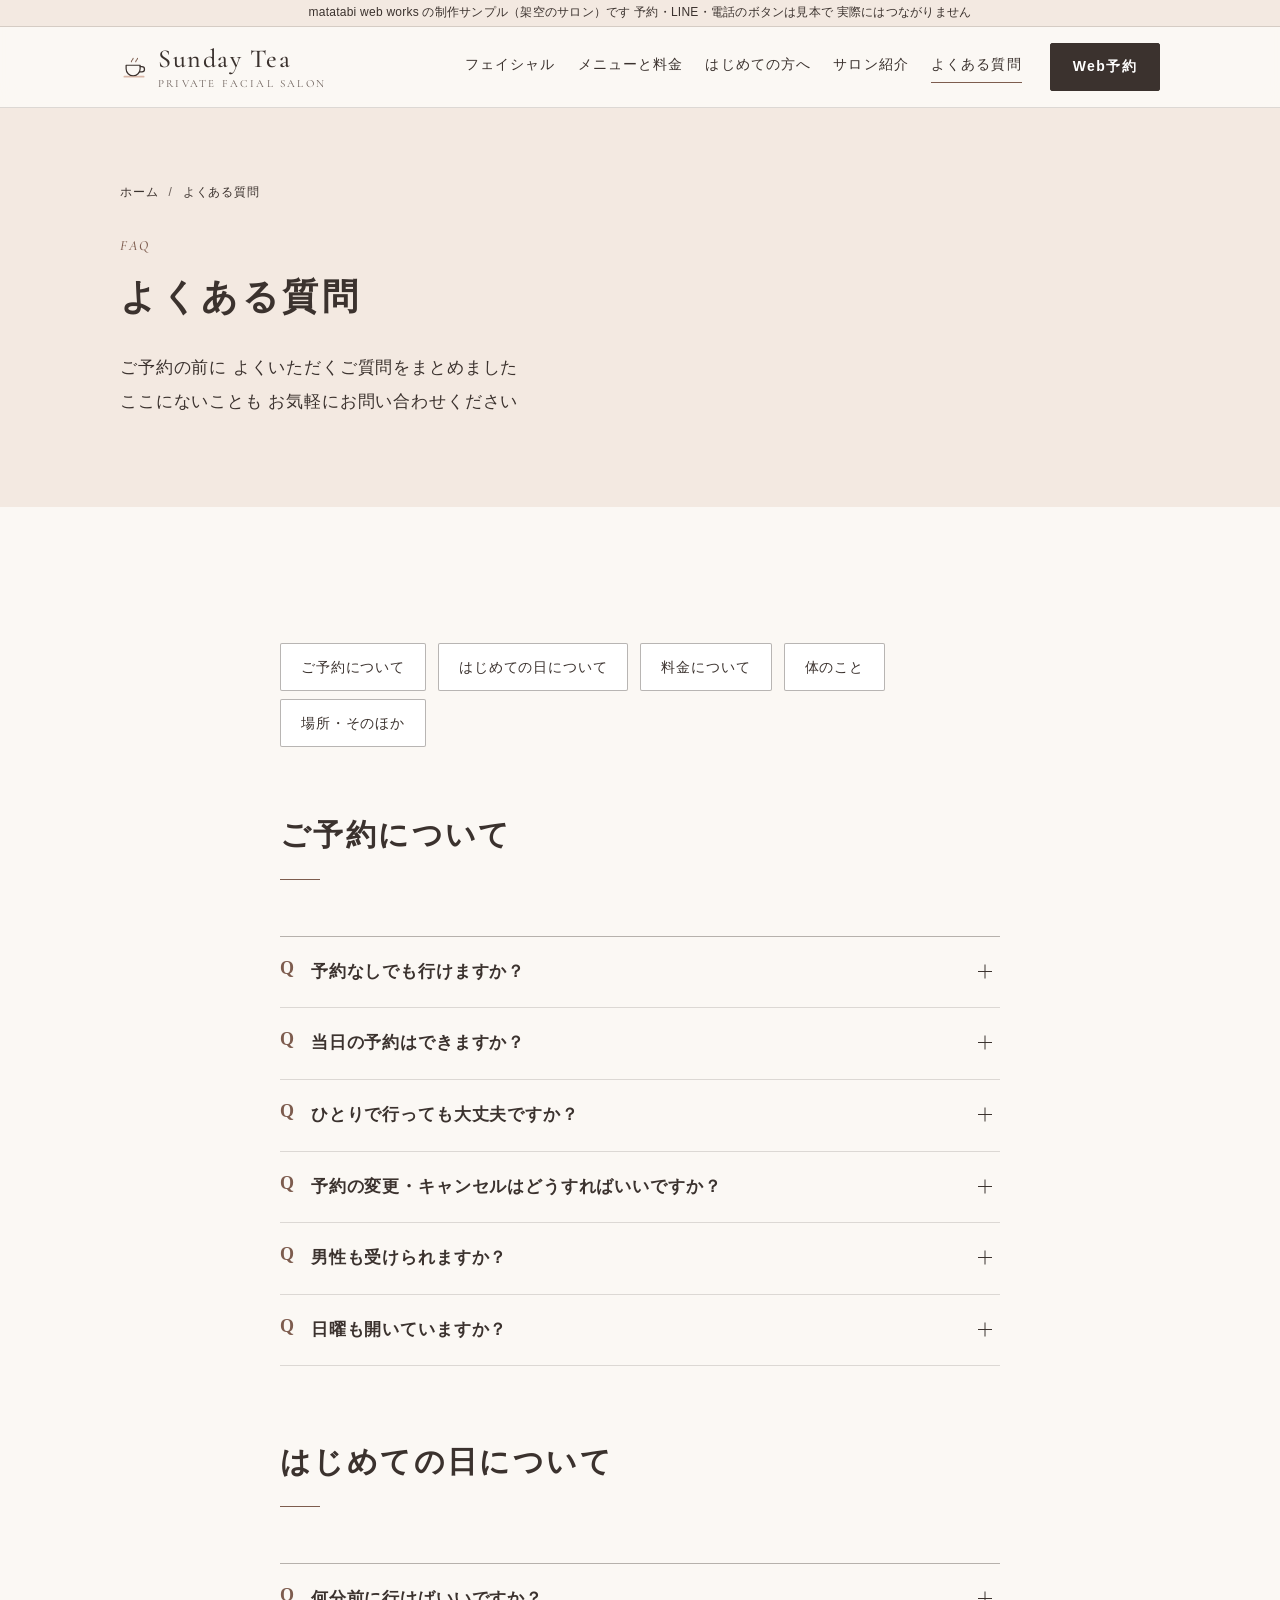
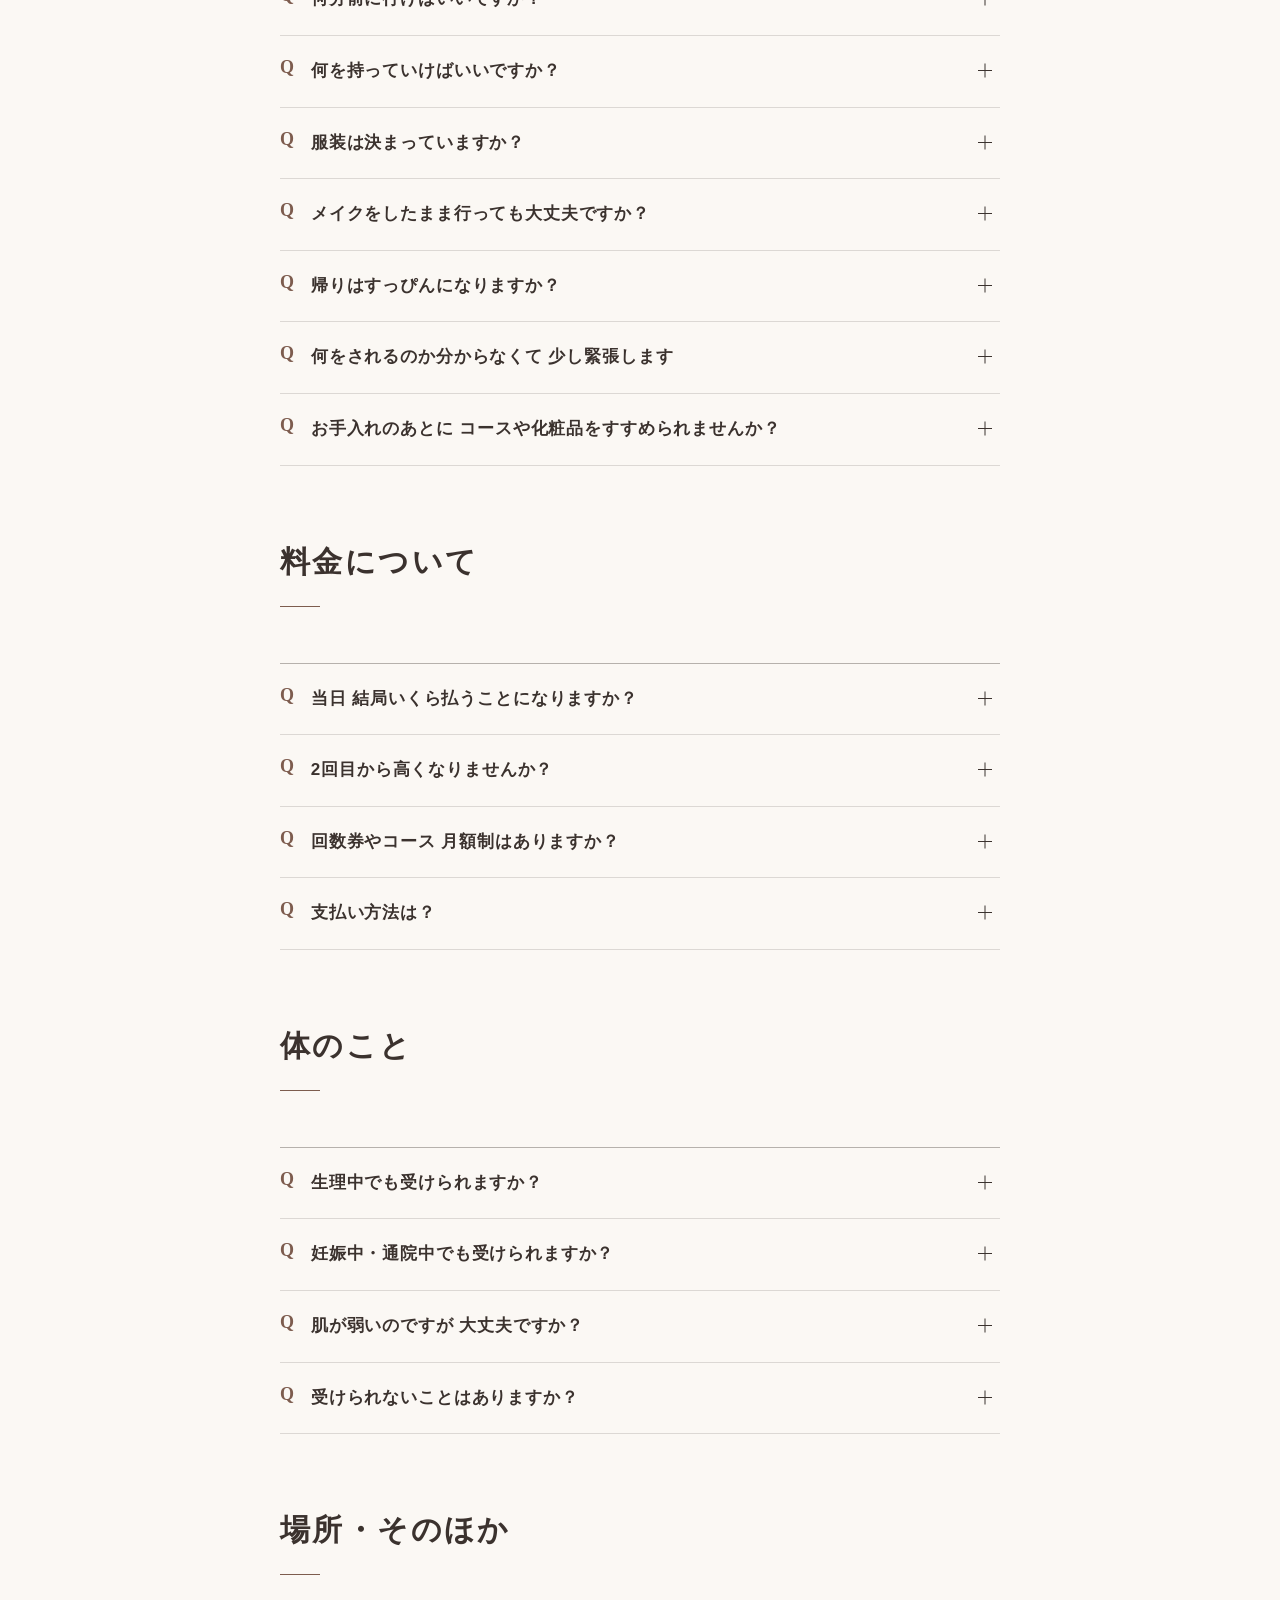
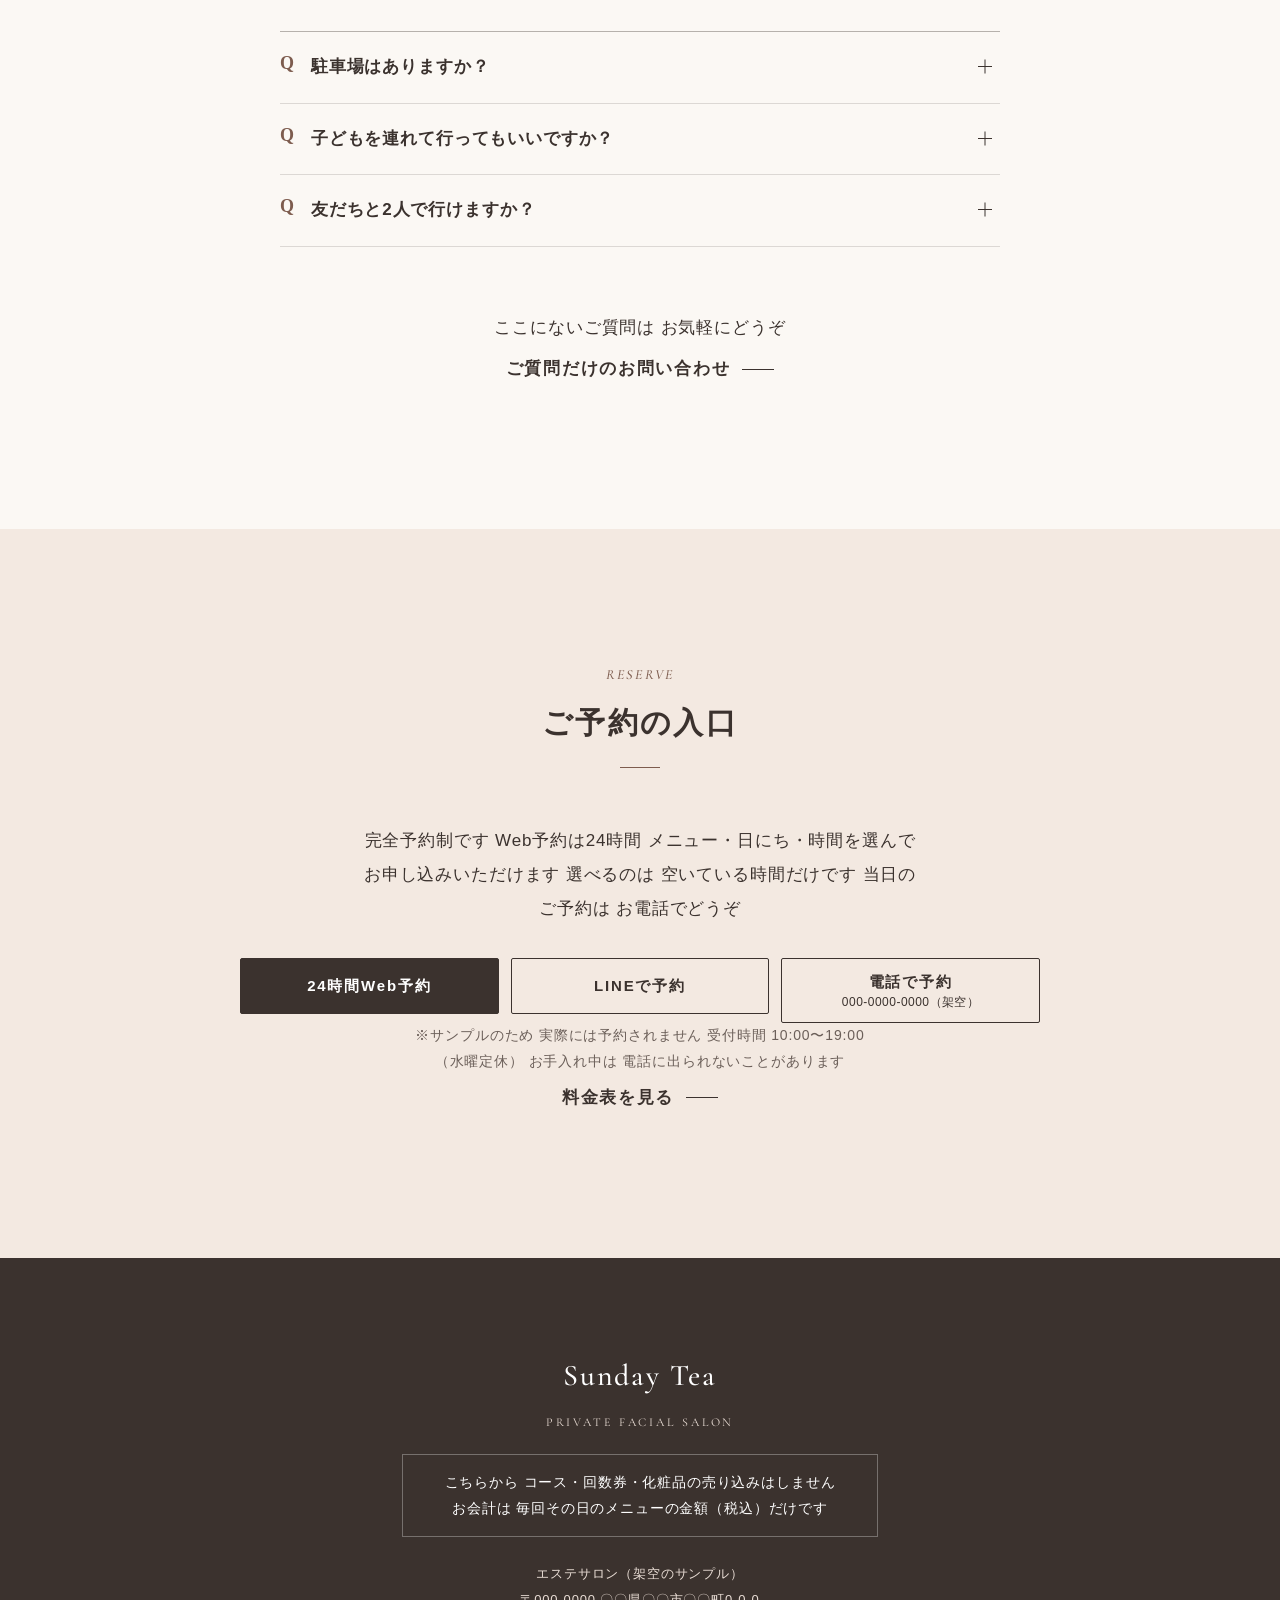
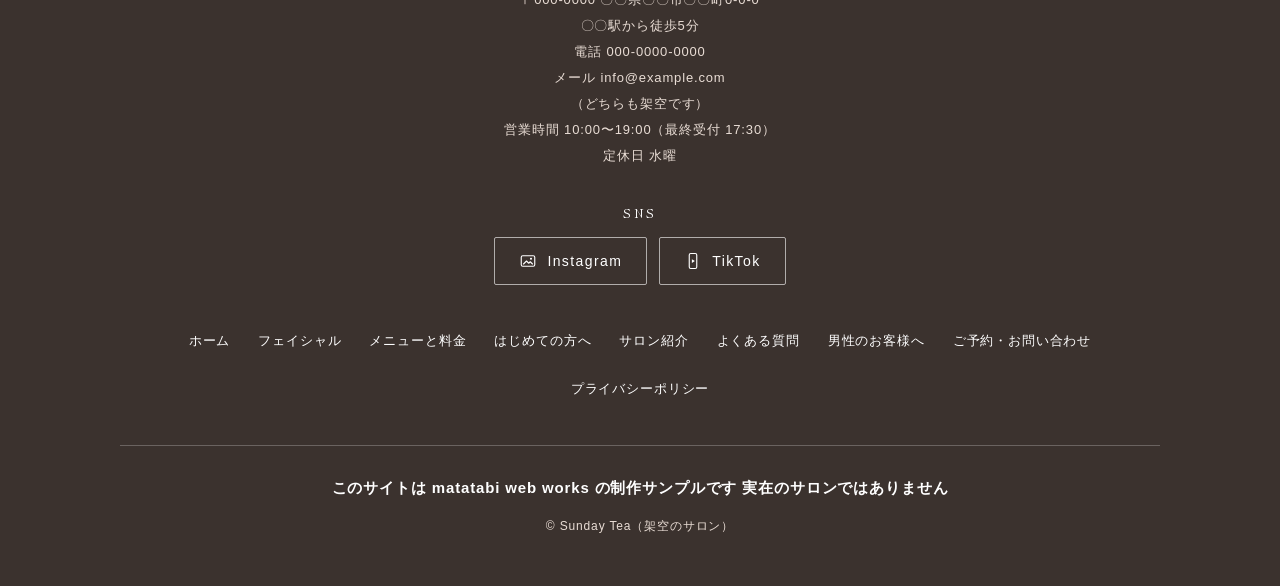
<file: faq.html>
<!DOCTYPE html>
<html lang="ja" data-moji="d">
<head>
  <meta charset="UTF-8">
  <meta name="viewport" content="width=device-width, initial-scale=1">
  <meta name="robots" content="noindex">
  <meta name="format-detection" content="telephone=no">
  <title>よくある質問｜Sunday Tea（フェイシャル専門のサロン・制作サンプル・架空）</title>
  <meta name="description" content="Sunday Tea によくいただくご質問です。予約のこと、はじめての日の持ち物や服装、料金とお支払い、生理中・妊娠中のこと、駐車場やお子さま連れのことなど。">
  <meta property="og:title" content="よくある質問｜Sunday Tea（フェイシャル専門のサロン・制作サンプル・架空）">
  <meta property="og:description" content="予約・はじめての日・料金・体のこと・場所のよくある質問。（制作サンプル・架空のサロン）">
  <meta property="og:type" content="article">
  <meta property="og:site_name" content="Sunday Tea（制作サンプル・架空のサロン）">
  <meta property="og:locale" content="ja_JP">
  <meta name="theme-color" content="#3B322E">
  <link rel="icon" href="images/favicon.svg" type="image/svg+xml">
  <link rel="preconnect" href="https://fonts.googleapis.com">
  <link rel="preconnect" href="https://fonts.gstatic.com" crossorigin>
  <!-- 字体は「使う文字だけ」を読む。アドレスの text= は tools/font-text.py が書き換える -->
  <link rel="stylesheet" data-font="mincho" href="https://fonts.googleapis.com/css2?family=Shippori+Mincho+B1:wght@600&amp;text=%25%26%2C-.0123456789%3A%40ABCDEFGIKLMNOPQRSTUVWYacdefgiklmnoprstuvwxy%E2%80%BB%E2%91%A0%E2%91%A1%E2%91%A2%E2%91%A3%E2%91%A4%E3%80%81%E3%80%82%E3%80%87%E3%80%8C%E3%80%8D%E3%80%92%E3%80%94%E3%80%95%E3%80%9C%E3%81%82%E3%81%84%E3%81%86%E3%81%88%E3%81%8A%E3%81%8B%E3%81%8C%E3%81%8D%E3%81%8F%E3%81%90%E3%81%91%E3%81%92%E3%81%93%E3%81%94%E3%81%95%E3%81%97%E3%81%98%E3%81%99%E3%81%9A%E3%81%9B%E3%81%9C%E3%81%9D%E3%81%9E%E3%81%9F%E3%81%A0%E3%81%A1%E3%81%A3%E3%81%A4%E3%81%A5%E3%81%A6%E3%81%A7%E3%81%A8%E3%81%A9%E3%81%AA%E3%81%AB%E3%81%AE%E3%81%AF%E3%81%B0%E3%81%B2%E3%81%B5%E3%81%B6%E3%81%B8%E3%81%B9%E3%81%BB%E3%81%BE%E3%81%BF%E3%82%81%E3%82%82%E3%82%83%E3%82%84%E3%82%86%E3%82%88%E3%82%89%E3%82%8A%E3%82%8B%E3%82%8C%E3%82%8D%E3%82%8F%E3%82%92%E3%82%93%E3%82%A2%E3%82%A3%E3%82%A4%E3%82%A6%E3%82%A7%E3%82%A8%E3%82%A9%E3%82%AA%E3%82%AB%E3%82%AD%E3%82%AF%E3%82%B0%E3%82%B3%E3%82%B5%E3%82%B6%E3%82%B7%E3%82%B8%E3%82%B9%E3%82%BB%E3%82%BF%E3%83%83%E3%83%86%E3%83%87%E3%83%88%E3%83%89%E3%83%8B%E3%83%8D%E3%83%90%E3%83%91%E3%83%93%E3%83%95%E3%83%96%E3%83%97%E3%83%9A%E3%83%9B%E3%83%9C%E3%83%9D%E3%83%9F%E3%83%A0%E3%83%A1%E3%83%A3%E3%83%A5%E3%83%A9%E3%83%AA%E3%83%AB%E3%83%AC%E3%83%AD%E3%83%B3%E3%83%BB%E3%83%BC%E4%B8%80%E4%B8%8A%E4%B8%8B%E4%B9%BE%E4%BA%88%E4%BA%8B%E4%BA%BA%E4%BB%8B%E4%BB%95%E4%BB%98%E4%BB%A4%E4%BB%A5%E4%BC%91%E4%BC%9A%E4%BC%9D%E4%BD%8F%E4%BD%93%E4%BD%95%E4%BD%9C%E4%BD%BF%E4%BE%8B%E4%BE%9D%E4%BF%9D%E5%80%8B%E5%82%99%E5%85%88%E5%85%A5%E5%85%A8%E5%86%85%E5%86%86%E5%86%99%E5%87%A6%E5%87%BA%E5%88%86%E5%88%87%E5%88%A9%E5%88%B6%E5%88%B8%E5%89%8A%E5%89%8D%E5%8A%9B%E5%8A%A0%E5%8C%96%E5%8D%88%E5%8F%96%E5%8F%97%E5%8F%A3%E5%8F%B7%E5%90%84%E5%90%88%E5%90%8C%E5%90%8D%E5%91%BD%E5%95%8F%E5%9B%9E%E5%9B%B2%E5%A0%B1%E5%A0%B4%E5%A3%B2%E5%A4%89%E5%A4%96%E5%A4%A7%E5%A9%9A%E5%AD%90%E5%AD%97%E5%AD%98%E5%AD%A3%E5%AE%88%E5%AE%89%E5%AE%9A%E5%AE%9F%E5%AE%A2%E5%AE%A4%E5%AE%B6%E5%AE%B9%E5%AF%BE%E5%B0%82%E5%B0%91%E5%B1%8B%E5%B8%82%E5%B8%8C%E5%B8%B0%E5%B9%B4%E5%BA%97%E5%BC%8F%E5%BC%B7%E5%BD%93%E5%BE%8B%E5%BE%8C%E5%BE%97%E5%BF%85%E5%BF%9C%E6%80%A7%E6%83%85%E6%84%8F%E6%89%80%E6%89%8B%E6%89%95%E6%89%B1%E6%8A%BC%E6%8C%81%E6%8E%A2%E6%94%AF%E6%95%B0%E6%96%87%E6%96%99%E6%96%AD%E6%96%B9%E6%97%A5%E6%99%82%E6%9B%9C%E6%9B%B4%E6%9B%B8%E6%9B%BF%E6%9C%80%E6%9C%88%E6%9C%8D%E6%9C%9B%E6%9C%9F%E6%9C%AB%E6%9C%AC%E6%9D%9F%E6%9D%A5%E6%9E%B6%E6%A1%88%E6%A2%B0%E6%A6%82%E6%A7%98%E6%A8%AA%E6%A9%9F%E6%AC%A1%E6%AD%A3%E6%AE%8B%E6%B0%97%E6%B0%B4%E6%B1%BA%E6%B2%BF%E6%B3%95%E6%B3%A1%E6%B3%A8%E6%B4%97%E6%B5%81%E6%B6%88%E6%B8%A1%E6%BA%96%E7%82%B9%E7%84%A1%E7%87%A5%E7%89%A9%E7%90%86%E7%94%A3%E7%94%A8%E7%94%B7%E7%94%BA%E7%94%BB%E7%95%AA%E7%99%BA%E7%9A%84%E7%9B%AE%E7%9B%B4%E7%9B%B8%E7%9C%8C%E7%9C%9F%E7%9D%80%E7%9F%A5%E7%9F%AD%E7%A0%82%E7%A2%BA%E7%A4%BA%E7%A4%BE%E7%A7%BB%E7%A8%8E%E7%A9%BA%E7%AA%93%E7%AB%AF%E7%AE%A1%E7%AF%80%E7%B2%A7%E7%B4%84%E7%B4%B9%E7%B5%84%E7%B5%90%E7%B5%A1%E7%BD%AE%E7%BE%8E%E8%82%8C%E8%85%95%E8%8C%B6%E8%90%BD%E8%A1%8C%E8%A1%A8%E8%A3%85%E8%A4%92%E8%A6%81%E8%A6%8B%E8%A6%A7%E8%A8%82%E8%A8%88%E8%A8%98%E8%A9%B1%E8%AA%8D%E8%AA%AD%E8%AA%BF%E8%AB%87%E8%AD%B7%E8%B2%A1%E8%B3%AA%E8%B6%B3%E8%BC%89%E8%BE%BC%E8%BF%94%E8%BF%BD%E9%80%81%E9%80%A3%E9%81%85%E9%81%8E%E9%81%A9%E9%81%B8%E9%83%A8%E9%87%91%E9%87%9D%E9%8D%B5%E9%95%B7%E9%96%80%E9%96%89%E9%96%93%E9%96%A2%E9%99%8D%E9%99%A4%E9%9A%9B%E9%9B%A3%E9%9B%B0%E9%9B%BB%E9%9D%99%E9%9D%A2%E9%A0%90%E9%A0%BC%E9%A1%8D%E9%A1%94%E9%A1%98%E9%A6%96%EF%BC%88%EF%BC%89%EF%BC%8B%EF%BC%8F%EF%BC%9A&amp;display=swap">
  <link rel="stylesheet" data-font="gothic" href="https://fonts.googleapis.com/css2?family=Zen+Kaku+Gothic+New:wght@400;700&amp;text=%20%22%25%26%28%29%2C-.0123456789%3A%3D%40ABCDEFGIJKLMNOPQRSTUVWY%5B%5D_abcdefghijklmnopqrstuvwxy%C2%A9%C3%97%E2%80%B9%E2%80%BA%E2%80%BB%E2%91%A0%E2%91%A1%E2%91%A2%E2%91%A3%E2%91%A4%E2%96%B3%E2%97%8B%E3%80%81%E3%80%82%E3%80%87%E3%80%8C%E3%80%8D%E3%80%92%E3%80%94%E3%80%95%E3%80%9C%E3%81%82%E3%81%84%E3%81%86%E3%81%88%E3%81%8A%E3%81%8B%E3%81%8C%E3%81%8D%E3%81%8E%E3%81%8F%E3%81%90%E3%81%91%E3%81%92%E3%81%93%E3%81%94%E3%81%95%E3%81%96%E3%81%97%E3%81%98%E3%81%99%E3%81%9A%E3%81%9B%E3%81%9C%E3%81%9D%E3%81%9E%E3%81%9F%E3%81%A0%E3%81%A1%E3%81%A3%E3%81%A4%E3%81%A5%E3%81%A6%E3%81%A7%E3%81%A8%E3%81%A9%E3%81%AA%E3%81%AB%E3%81%AD%E3%81%AE%E3%81%AF%E3%81%B0%E3%81%B2%E3%81%B4%E3%81%B5%E3%81%B6%E3%81%B8%E3%81%B9%E3%81%BB%E3%81%BE%E3%81%BF%E3%82%80%E3%82%81%E3%82%82%E3%82%83%E3%82%84%E3%82%86%E3%82%87%E3%82%88%E3%82%89%E3%82%8A%E3%82%8B%E3%82%8C%E3%82%8D%E3%82%8F%E3%82%92%E3%82%93%E3%82%A2%E3%82%A3%E3%82%A4%E3%82%A6%E3%82%A7%E3%82%A8%E3%82%A9%E3%82%AA%E3%82%AB%E3%82%AC%E3%82%AD%E3%82%AF%E3%82%B0%E3%82%B1%E3%82%B3%E3%82%B5%E3%82%B6%E3%82%B7%E3%82%B8%E3%82%B9%E3%82%BA%E3%82%BB%E3%82%BF%E3%83%80%E3%83%81%E3%83%83%E3%83%84%E3%83%86%E3%83%87%E3%83%88%E3%83%89%E3%83%8B%E3%83%8D%E3%83%8F%E3%83%90%E3%83%91%E3%83%93%E3%83%95%E3%83%96%E3%83%97%E3%83%98%E3%83%99%E3%83%9A%E3%83%9B%E3%83%9C%E3%83%9D%E3%83%9E%E3%83%9F%E3%83%A0%E3%83%A1%E3%83%A3%E3%83%A5%E3%83%A9%E3%83%AA%E3%83%AB%E3%83%AC%E3%83%AD%E3%83%B3%E3%83%BB%E3%83%BC%E4%B8%80%E4%B8%88%E4%B8%89%E4%B8%8A%E4%B8%8B%E4%B8%A1%E4%B8%A6%E4%B8%AD%E4%B8%B8%E4%B9%BE%E4%BA%86%E4%BA%88%E4%BA%8B%E4%BA%BA%E4%BB%8A%E4%BB%8B%E4%BB%95%E4%BB%98%E4%BB%A4%E4%BB%A5%E4%BB%BB%E4%BC%91%E4%BC%9A%E4%BC%9D%E4%BD%8F%E4%BD%93%E4%BD%95%E4%BD%9C%E4%BD%BF%E4%BE%8B%E4%BE%9D%E4%BF%82%E4%BF%9D%E4%BF%A1%E5%80%8B%E5%82%99%E5%84%AA%E5%85%83%E5%85%88%E5%85%89%E5%85%A5%E5%85%A8%E5%85%AC%E5%85%B7%E5%85%B8%E5%86%85%E5%86%86%E5%86%8D%E5%86%99%E5%87%A6%E5%87%BA%E5%88%80%E5%88%86%E5%88%87%E5%88%9D%E5%88%A9%E5%88%B6%E5%88%B8%E5%89%83%E5%89%8A%E5%89%8D%E5%89%B2%E5%8A%9B%E5%8A%A0%E5%8A%A9%E5%8A%B9%E5%8B%95%E5%8B%A4%E5%8C%85%E5%8C%96%E5%8C%BB%E5%8D%88%E5%8D%B0%E5%8F%8B%E5%8F%96%E5%8F%97%E5%8F%A3%E5%8F%A5%E5%8F%B0%E5%8F%B7%E5%90%84%E5%90%88%E5%90%8C%E5%90%8D%E5%90%AB%E5%91%BD%E5%93%81%E5%95%8F%E5%96%B6%E5%99%A8%E5%9B%9E%E5%9B%A3%E5%9B%B2%E5%9B%B3%E5%9C%92%E5%9C%9F%E5%9C%A8%E5%9C%B0%E5%A0%B1%E5%A0%B4%E5%A3%81%E5%A3%B0%E5%A3%B2%E5%A4%89%E5%A4%96%E5%A4%9C%E5%A4%A7%E5%A4%AB%E5%A5%91%E5%A5%A5%E5%A5%B3%E5%A5%BD%E5%A6%8A%E5%A7%8B%E5%A8%A0%E5%A9%9A%E5%AD%90%E5%AD%97%E5%AD%98%E5%AD%A3%E5%AE%88%E5%AE%89%E5%AE%8C%E5%AE%9A%E5%AE%9F%E5%AE%A2%E5%AE%A4%E5%AE%B6%E5%AE%B9%E5%AF%BE%E5%B0%82%E5%B0%8F%E5%B0%91%E5%B1%80%E5%B1%8A%E5%B1%8B%E5%B1%B1%E5%B7%AE%E5%B8%82%E5%B8%8C%E5%B8%AB%E5%B8%AD%E5%B8%B0%E5%B9%B4%E5%BA%97%E5%BA%A6%E5%BC%8F%E5%BC%95%E5%BC%B1%E5%BC%B5%E5%BC%B7%E5%BD%93%E5%BD%A2%E5%BD%B1%E5%BE%85%E5%BE%8B%E5%BE%8C%E5%BE%92%E5%BE%97%E5%BF%83%E5%BF%85%E5%BF%9C%E6%80%A7%E6%81%AF%E6%83%85%E6%84%8F%E6%84%9F%E6%85%8B%E6%85%AE%E6%88%90%E6%89%80%E6%89%8B%E6%89%95%E6%89%B1%E6%89%BF%E6%8A%98%E6%8A%BC%E6%8B%85%E6%8C%81%E6%8C%BF%E6%8D%A8%E6%8E%A2%E6%8E%A7%E6%8E%B2%E6%8F%9B%E6%94%AF%E6%95%99%E6%95%B0%E6%96%87%E6%96%99%E6%96%AD%E6%96%B0%E6%96%B9%E6%97%A5%E6%98%8E%E6%99%82%E6%9B%9C%E6%9B%B4%E6%9B%B8%E6%9B%BF%E6%9C%80%E6%9C%88%E6%9C%8D%E6%9C%9B%E6%9C%9D%E6%9C%9F%E6%9C%A8%E6%9C%AB%E6%9C%AC%E6%9D%9F%E6%9D%A5%E6%9D%AF%E6%9E%9A%E6%9E%A0%E6%9E%B6%E6%A0%BC%E6%A1%88%E6%A2%B0%E6%A3%9A%E6%A4%8D%E6%A5%AD%E6%A5%BD%E6%A6%82%E6%A7%98%E6%A8%AA%E6%A9%9F%E6%AC%A1%E6%AD%A2%E6%AD%A3%E6%AD%A9%E6%AE%8B%E6%AE%B5%E6%AF%8E%E6%B0%91%E6%B0%97%E6%B0%B4%E6%B1%BA%E6%B2%BF%E6%B3%81%E6%B3%95%E6%B3%A1%E6%B3%A8%E6%B4%97%E6%B5%81%E6%B6%88%E6%B6%B2%E6%B7%BB%E6%B8%88%E6%B8%A1%E6%B9%AF%E6%BA%80%E6%BA%96%E6%BF%83%E7%81%AB%E7%82%B9%E7%84%A1%E7%85%A7%E7%87%A5%E7%89%A9%E7%89%B9%E7%8A%B6%E7%8E%84%E7%8F%BE%E7%90%86%E7%93%B6%E7%94%9F%E7%94%A3%E7%94%A8%E7%94%B0%E7%94%B1%E7%94%B3%E7%94%B7%E7%94%BA%E7%94%BB%E7%95%99%E7%95%A5%E7%95%AA%E7%99%82%E7%99%BA%E7%99%BD%E7%9A%84%E7%9A%BF%E7%9B%AE%E7%9B%B4%E7%9B%B8%E7%9C%81%E7%9C%8C%E7%9C%9F%E7%9C%A0%E7%9D%80%E7%9F%A2%E7%9F%A5%E7%9F%AD%E7%9F%B3%E7%A0%82%E7%A2%BA%E7%A4%BA%E7%A4%BE%E7%A7%BB%E7%A8%8E%E7%A8%AE%E7%A9%BA%E7%AA%93%E7%AB%8B%E7%AB%AF%E7%AC%AC%E7%AE%A1%E7%AF%80%E7%B2%A7%E7%B4%84%E7%B4%99%E7%B4%B9%E7%B5%82%E7%B5%84%E7%B5%90%E7%B5%A1%E7%B6%9A%E7%B7%8A%E7%B7%92%E7%B8%81%E7%BD%AE%E7%BE%8E%E8%80%83%E8%80%85%E8%81%9E%E8%82%8C%E8%85%95%E8%87%AA%E8%89%AF%E8%89%B2%E8%8A%B1%E8%8B%A6%E8%8C%B6%E8%90%BD%E8%91%89%E8%96%84%E8%A1%8C%E8%A1%A8%E8%A2%96%E8%A3%85%E8%A4%92%E8%A6%81%E8%A6%8B%E8%A6%A7%E8%A7%92%E8%A8%82%E8%A8%88%E8%A8%98%E8%A9%B1%E8%AA%8D%E8%AA%AC%E8%AA%AD%E8%AA%BF%E8%AB%87%E8%AD%B7%E8%B2%A1%E8%B2%A9%E8%B2%B8%E8%B3%87%E8%B3%AA%E8%B5%A4%E8%B6%B3%E8%BA%AB%E8%BB%8A%E8%BB%BD%E8%BC%89%E8%BE%BA%E8%BE%BC%E8%BF%8E%E8%BF%91%E8%BF%94%E8%BF%B7%E8%BF%BD%E9%80%81%E9%80%94%E9%80%9A%E9%80%A3%E9%80%B2%E9%81%85%E9%81%8E%E9%81%93%E9%81%A0%E9%81%A9%E9%81%B8%E9%83%A8%E9%85%8D%E9%87%8D%E9%87%91%E9%87%9D%E9%89%A2%E9%8D%B5%E9%8F%A1%E9%95%B7%E9%96%80%E9%96%89%E9%96%8B%E9%96%93%E9%96%A2%E9%99%8D%E9%99%A2%E9%99%A4%E9%9A%8E%E9%9A%9B%E9%9B%A3%E9%9B%B0%E9%9B%BB%E9%9D%99%E9%9D%A2%E9%9F%B3%E9%A0%85%E9%A0%86%E9%A0%88%E9%A0%90%E9%A0%AC%E9%A0%BC%E9%A1%8D%E9%A1%94%E9%A1%98%E9%A1%9E%E9%A3%B2%E9%A6%96%E9%A6%99%E9%A7%85%E9%A7%90%E9%AB%98%E9%B3%B4%E9%BB%92%EF%BC%88%EF%BC%89%EF%BC%8B%EF%BC%8F%EF%BC%9A%EF%BC%9D%EF%BC%9F%EF%BD%9C&amp;display=swap">
  <link rel="stylesheet" data-font="accent" href="https://fonts.googleapis.com/css2?family=Cormorant+Garamond:ital,wght@0,500;1,500&amp;text=%20%26%2C.0123456789%3AABCDEFGIKLMNOPQRSTUVWYacdefilmnoprstuvwy&amp;display=swap">
  <link rel="stylesheet" href="css/style.css?v=20261031-4">
  <script src="js/main.js?v=20261009-09" defer></script>
</head>
<body class="has-fixed-cta">
  <a class="skip-link" href="#main">本文へ<wbr>移動</a>
  <header class="site-header">
    <p class="sample-notice"><span class="sample-notice__pc">matatabi web works の<wbr>制作サンプル<wbr>（架空の<wbr>サロン）です 予約・LINE・電話の<wbr>ボタンは<wbr>見本で 実際には<wbr>つながりません</span> <span class="sample-notice__sp">matatabi web works の<wbr>見本です<wbr>（架空の<wbr>サロン）</span></p>
    <div class="container site-header__inner">
      <a href="index.html" class="site-logo">
        <img src="images/logo-mark.svg" alt="" width="28" height="28">
        <span class="site-logo__text"><span class="site-logo__name">Sunday Tea</span><span class="site-logo__sub">PRIVATE FACIAL SALON</span></span>
      </a>
      <nav class="global-nav" id="global-nav" aria-label="メインメニュー">
        <ul class="global-nav__list">
          <li data-wrap="phrase" class="global-nav__home"><a href="index.html"><span>ホーム</span></a></li>
          <li data-wrap="phrase"><a href="facial.html"><span>フェイシャル</span></a></li>
          <li data-wrap="phrase"><a href="menu.html"><span>メニューと<wbr>料金</span></a></li>
          <li data-wrap="phrase"><a href="first.html"><span>はじめての<wbr>方へ</span></a></li>
          <li data-wrap="phrase"><a href="about.html"><span>サロン紹介</span></a></li>
          <li data-wrap="phrase"><a href="faq.html" aria-current="page"><span>よく<wbr>ある<wbr>質問</span></a></li>
          <li data-wrap="phrase" class="global-nav__reserve-sp"><a href="reserve.html"><span>ご予約・<wbr>お問い合わせ</span></a></li>
        </ul>
        <p data-wrap="phrase" class="global-nav__cta"><a href="reserve.html#booking" class="btn btn--primary">24時間<wbr>Web予約</a></p>
      </nav>
      <div class="header-actions">
        <a href="reserve.html#booking" class="btn btn--primary header-reserve">Web予約</a>
        <button type="button" class="menu-toggle" aria-label="メニューを開く" aria-expanded="false" aria-controls="global-nav">
          <span class="menu-toggle__bars" aria-hidden="true"></span>
        </button>
      </div>
    </div>
  </header>
  <main id="main">
    <div class="page-head">
      <div class="container">
        <nav class="breadcrumb" aria-label="パンくずリスト">
          <ol>
            <li data-wrap="phrase"><a href="index.html">ホーム</a></li>
            <li data-wrap="phrase"><span aria-current="page">よく<wbr>ある<wbr>質問</span></li>
          </ol>
        </nav>
        <span class="eyebrow" aria-hidden="true">FAQ</span>
        <h1 class="page-head__title">よく<wbr>ある<wbr>質問</h1>
        <p data-clauses="1" data-wrap="phrase" class="lead"><span class="kc">ご予約の<wbr>前に よく<wbr>いただく<wbr>ご質問を<wbr>まとめました</span> <span class="kc"><wbr>ここに<wbr>ないことも お気軽に<wbr>お問い合わせ<wbr>ください</span></p>
      </div>
    </div>

    <div class="section">
      <div class="container container--narrow">
        <nav class="anchor-nav" aria-label="質問の分類" style="margin: 0 0 64px;">
          <ul>
            <li data-wrap="phrase"><a href="#faq-reserve">ご予約に<wbr>ついて</a></li>
            <li data-wrap="phrase"><a href="#faq-first">はじめての<wbr>日に<wbr>ついて</a></li>
            <li data-wrap="phrase"><a href="#faq-fee">料金に<wbr>ついて</a></li>
            <li data-wrap="phrase"><a href="#faq-body">体の<wbr>こと</a></li>
            <li data-wrap="phrase"><a href="#faq-place">場所・<wbr>その<wbr>ほか</a></li>
          </ul>
        </nav>
        <section class="faq-group reveal" aria-labelledby="faq-reserve">
          <div class="section-head">
            <h2 class="section-title" id="faq-reserve">ご予約に<wbr>ついて</h2>
          </div>
          <div class="faq-list">
            <details class="faq-item">
              <summary><span class="faq-mark" aria-hidden="true">Q</span><span>予約なしでも<wbr>行けますか？</span></summary>
              <div class="faq-answer"><span class="faq-mark" aria-hidden="true">A</span><p>完全予<wbr>約制です 個室ひとつを<wbr>ひとりで<wbr>営んでいるので お手入れ中は<wbr>玄関を<wbr>開けられないことがあります <a href="reserve.html#booking" class="text-link"><wbr>予約の<wbr>ページ</a>か<wbr>お電話で 先に<wbr>ご予約ください</p></div>
            </details>
            <details class="faq-item">
              <summary><span class="faq-mark" aria-hidden="true">Q</span><span><wbr>当日の<wbr>予約は<wbr>できますか？</span></summary>
              <div class="faq-answer"><span class="faq-mark" aria-hidden="true">A</span><p data-clauses="1" data-wrap="phrase"><span class="kc">当日の<wbr>ご予約は お電話で<wbr>お受けしています</span> <span class="kc"><wbr>予約の<wbr>ページで<wbr>選べるのは 明日からの<wbr>日にちです</span></p></div>
            </details>
            <details class="faq-item">
              <summary><span class="faq-mark" aria-hidden="true">Q</span><span>ひとりで<wbr>行っても<wbr>大丈夫ですか？</span></summary>
              <div class="faq-answer"><span class="faq-mark" aria-hidden="true">A</span><p data-wrap="phrase">は<wbr>い ほとんどの<wbr>方が おひとりで<wbr>いらっしゃいます 個室ひとつの<wbr>貸し切りなので ほかの<wbr>お客様と<wbr>顔を<wbr>合わせる<wbr>こともありません</p></div>
            </details>
            <details class="faq-item">
              <summary><span class="faq-mark" aria-hidden="true">Q</span><span>予約の<wbr>変更・キャンセルは<wbr>どうすればいいですか？</span></summary>
              <div class="faq-answer"><span class="faq-mark" aria-hidden="true">A</span><p>前日の<wbr>19:00までに お電話か<wbr>お問い合わせフォームで<wbr>お知らせ<wbr>ください それまでなら 変更も<wbr>キャンセルも<wbr>無料です 当日の<wbr>キャンセルは<wbr>メニュー金額の<wbr>50% ご連絡なしの<wbr>ときは<wbr>100%を<wbr>いただきます くわしくは<a href="first.html#cancel" class="text-link"><wbr>キャンセルの<wbr>決まり</a>を<wbr>ご覧ください</p></div>
            </details>
            <details class="faq-item">
              <summary><span class="faq-mark" aria-hidden="true">Q</span><span>男性も<wbr>受けられますか？</span></summary>
              <div class="faq-answer"><span class="faq-mark" aria-hidden="true">A</span><p>は<wbr>い フェイシャルと<wbr>首まわりと<wbr>手の<wbr>お手入れを 女性の<wbr>お客様と<wbr>同じ<wbr>メニュー・<wbr>同じ<wbr>料金で<wbr>受けていただけます くわしくは<a href="men.html" class="text-link"><wbr>男性の<wbr>お客様へ</a>を<wbr>ご覧ください</p></div>
            </details>
            <details class="faq-item">
              <summary><span class="faq-mark" aria-hidden="true">Q</span><span>日曜も<wbr>開いていますか？</span></summary>
              <div class="faq-answer"><span class="faq-mark" aria-hidden="true">A</span><p data-clauses="1" data-wrap="phrase"><span class="kc">は<wbr>い 日曜は<wbr>営業しています</span> <span class="kc"><wbr>定休日は<wbr>水曜です</span> <span class="kc"><wbr>営業時間は 10:00〜19:00 最終受付は 17:30 です</span></p></div>
            </details>
          </div>
        </section>

        <section class="faq-group reveal" aria-labelledby="faq-first">
          <div class="section-head">
            <h2 class="section-title" id="faq-first">はじめての<wbr>日に<wbr>ついて</h2>
          </div>
          <div class="faq-list">
            <details class="faq-item">
              <summary><span class="faq-mark" aria-hidden="true">Q</span><span><wbr>何分前に<wbr>行けばいいですか？</span></summary>
              <div class="faq-answer"><span class="faq-mark" aria-hidden="true">A</span><p data-clauses="1" data-wrap="phrase"><span class="kc">ご予約の<wbr>時間の<wbr>5分前を<wbr>目安に いらしてください</span> <span class="kc"><wbr>前の<wbr>お客様の<wbr>お手入れ中は 玄関を<wbr>開けられないことがある<wbr>ためです</span></p></div>
            </details>
            <details class="faq-item">
              <summary><span class="faq-mark" aria-hidden="true">Q</span><span>何を<wbr>持っていけばいいですか？</span></summary>
              <div class="faq-answer"><span class="faq-mark" aria-hidden="true">A</span><p data-clauses="1" data-wrap="phrase"><span class="kc">何も<wbr>いりません</span> <span class="kc"><wbr>ガウン・タオル・ヘアバンド・<wbr>お帰り前の<wbr>メイク道具<wbr>（<wbr>使い捨ての<wbr>もの）は こちらで<wbr>ご用意しています</span></p></div>
            </details>
            <details class="faq-item">
              <summary><span class="faq-mark" aria-hidden="true">Q</span><span>服装は<wbr>決まっていますか？</span></summary>
              <div class="faq-answer"><span class="faq-mark" aria-hidden="true">A</span><p data-clauses="1" data-wrap="phrase"><span class="kc">自由です</span> <span class="kc"><wbr>個室で<wbr>ガウンに<wbr>お着替えいただくので お仕事の<wbr>帰りでも そのまま<wbr>いらしてください</span></p></div>
            </details>
            <details class="faq-item">
              <summary><span class="faq-mark" aria-hidden="true">Q</span><span>メイクを<wbr>したまま<wbr>行っても<wbr>大丈夫ですか？</span></summary>
              <div class="faq-answer"><span class="faq-mark" aria-hidden="true">A</span><p data-clauses="1" data-wrap="phrase"><span class="kc">は<wbr>い</span> <span class="kc"><wbr>フェイシャルは クレンジングから<wbr>始めます</span> <span class="kc">「首まわりと<wbr>手の<wbr>お手入れ」は お顔の<wbr>メイクを<wbr>落とさずに<wbr>受けられます</span></p></div>
            </details>
            <details class="faq-item">
              <summary><span class="faq-mark" aria-hidden="true">Q</span><span>帰りは<wbr>すっぴんに<wbr>なりますか？</span></summary>
              <div class="faq-answer"><span class="faq-mark" aria-hidden="true">A</span><p>フェイシャルの<wbr>あとは 化粧水と<wbr>クリームでととの<wbr>えた<wbr>状態です すっぴんの<wbr>まま<wbr>お帰りの<wbr>方も メイクを<wbr>してから<wbr>お帰りの<wbr>方も<wbr>いらっしゃいます 使い捨ての<wbr>メイク道具を<wbr>ご用意しています</p></div>
            </details>
            <details class="faq-item">
              <summary><span class="faq-mark" aria-hidden="true">Q</span><span><wbr>何を<wbr>されるのか<wbr>分からなくて 少し<wbr>緊張します</span></summary>
              <div class="faq-answer"><span class="faq-mark" aria-hidden="true">A</span><p>はじめの<wbr>15分ほどで 何を<wbr>するかを<wbr>ひとつずつ<wbr>ご説明します 来てから<wbr>帰るまでの<wbr>流れは<a href="first.html" class="text-link"><wbr>はじめての<wbr>方へ</a> お手入れの<wbr>中身は<a href="menu.html#facial" class="text-link"><wbr>メニューと<wbr>料金</a>の<wbr>ページに<wbr>書いています お手入れ中は<wbr>お話ししなくても 眠ってしまっても<wbr>大丈夫です</p></div>
            </details>
            <details class="faq-item">
              <summary><span class="faq-mark" aria-hidden="true">Q</span><span>お手入れの<wbr>あとに コースや<wbr>化粧品を<wbr>すすめられませんか？</span></summary>
              <div class="faq-answer"><span class="faq-mark" aria-hidden="true">A</span><p>すすめません そもそも コースも<wbr>回数券も 化粧品の<wbr>販売も<wbr>ありません お手入れの<wbr>あとは お茶を<wbr>飲んで<wbr>お帰りいただくだけです お手入れで<wbr>使った<wbr>ものの<wbr>名前は 聞かれたら<wbr>お伝えします</p></div>
            </details>
          </div>
        </section>

        <section class="faq-group reveal" aria-labelledby="faq-fee">
          <div class="section-head">
            <h2 class="section-title" id="faq-fee">料金に<wbr>ついて</h2>
          </div>
          <div class="faq-list">
            <details class="faq-item">
              <summary><span class="faq-mark" aria-hidden="true">Q</span><span><wbr>当日 結局<wbr>いくら<wbr>払うことになりますか？</span></summary>
              <div class="faq-answer"><span class="faq-mark" aria-hidden="true">A</span><p>ご予約の<wbr>メニューの<wbr>金額<wbr>（税込）です たとえば<wbr>フェイシャル60分なら 8,800円 はじめての<wbr>方の<wbr>「お話を<wbr>うかが<wbr>う時間」や<wbr>お茶は この<wbr>中に<wbr>入っています お客様が<wbr>「足したい」と<wbr>おっしゃった<wbr>ときの<wbr>追加<wbr>（10分 1,100円）だけ 先に<wbr>金額を<wbr>お伝えしたうえで<wbr>加わります</p></div>
            </details>
            <details class="faq-item">
              <summary><span class="faq-mark" aria-hidden="true">Q</span><span>2回目から<wbr>高くなりませんか？</span></summary>
              <div class="faq-answer"><span class="faq-mark" aria-hidden="true">A</span><p data-clauses="1" data-wrap="phrase"><span class="kc">はじめての<wbr>方も 2回目からの<wbr>方も 同じ<wbr>金額です<wbr>（2026年10月時点）</span> <span class="kc">「はじめてだけ安い」<wbr>金額は<wbr>ありません</span></p></div>
            </details>
            <details class="faq-item">
              <summary><span class="faq-mark" aria-hidden="true">Q</span><span>回数券や<wbr>コース 月額制は<wbr>ありますか？</span></summary>
              <div class="faq-answer"><span class="faq-mark" aria-hidden="true">A</span><p>ありません 続けて<wbr>通う<wbr>契約は<wbr>なく 毎回<wbr>その<wbr>日の<wbr>メニューの<wbr>金額<wbr>（税込）だけを<wbr>お支払いいただきます 次に<wbr>いらっしゃるかどうかは その<wbr>つど ゆっくり<wbr>決めてください</p></div>
            </details>
            <details class="faq-item">
              <summary><span class="faq-mark" aria-hidden="true">Q</span><span>支払い方法は？</span></summary>
              <div class="faq-answer"><span class="faq-mark" aria-hidden="true">A</span><p data-wrap="phrase">現金か クレジットカードで<wbr>お支払いいただけます<wbr>（架空の<wbr>サロンの<wbr>ため 使える<wbr>カードの<wbr>種類は<wbr>省略しています）</p></div>
            </details>
          </div>
        </section>

        <section class="faq-group reveal" aria-labelledby="faq-body">
          <div class="section-head">
            <h2 class="section-title" id="faq-body">体の<wbr>こと</h2>
          </div>
          <div class="faq-list">
            <details class="faq-item">
              <summary><span class="faq-mark" aria-hidden="true">Q</span><span>生理中でも<wbr>受けられますか？</span></summary>
              <div class="faq-answer"><span class="faq-mark" aria-hidden="true">A</span><p data-clauses="1" data-wrap="phrase"><span class="kc">は<wbr>い 受けていただけます</span> <span class="kc"><wbr>体調を<wbr>優先してください</span> <span class="kc"><wbr>当日に<wbr>つらければ ご連絡の<wbr>うえで<wbr>日時を<wbr>変えることもできます</span></p></div>
            </details>
            <details class="faq-item">
              <summary><span class="faq-mark" aria-hidden="true">Q</span><span>妊娠中・通院中でも<wbr>受けられますか？</span></summary>
              <div class="faq-answer"><span class="faq-mark" aria-hidden="true">A</span><p>先に かかりつけの<wbr>医師に<wbr>ご確認ください エステティックは<wbr>医療ではないので 体の<wbr>ことで<wbr>心配が<wbr>ある<wbr>ときは 医療機関に<wbr>ご相談いただくのが<wbr>先です ご予約の<wbr>ときに ひとこと<wbr>教えていただけると<wbr>助かります</p></div>
            </details>
            <details class="faq-item">
              <summary><span class="faq-mark" aria-hidden="true">Q</span><span>肌が<wbr>弱いのですが 大丈夫ですか？</span></summary>
              <div class="faq-answer"><span class="faq-mark" aria-hidden="true">A</span><p>はじめに<wbr>お話を<wbr>うかがうときに 教えてください 使う<wbr>ものや お手入れの<wbr>強さを<wbr>変えます 途中で<wbr>合わないと<wbr>感じたら 遠慮なく<wbr>お声がけください すぐに<wbr>やめたり 変えたりします</p></div>
            </details>
            <details class="faq-item">
              <summary><span class="faq-mark" aria-hidden="true">Q</span><span>受けられない<wbr>ことは<wbr>ありますか？</span></summary>
              <div class="faq-answer"><span class="faq-mark" aria-hidden="true">A</span><p data-wrap="phrase">お顔や<wbr>首 手に けが<wbr>や<wbr>強い<wbr>赤み かぶれが<wbr>ある<wbr>ときは お手入れを<wbr>お受けできないことがあります くわしくは<a href="first.html#body" class="text-link"><wbr>はじめての<wbr>方へ</a>を<wbr>ご覧ください</p></div>
            </details>
          </div>
        </section>

        <section class="faq-group reveal" aria-labelledby="faq-place">
          <div class="section-head">
            <h2 class="section-title" id="faq-place">場所・<wbr>その<wbr>ほか</h2>
          </div>
          <div class="faq-list">
            <details class="faq-item">
              <summary><span class="faq-mark" aria-hidden="true">Q</span><span>駐車場は<wbr>ありますか？</span></summary>
              <div class="faq-answer"><span class="faq-mark" aria-hidden="true">A</span><p data-clauses="1" data-wrap="phrase"><span class="kc">サロンの<wbr>駐車場は<wbr>ありません</span> <span class="kc"><wbr>近くの<wbr>コインパーキング<wbr>（架空）を<wbr>ご利用ください</span> <span class="kc">〇〇駅からは<wbr>徒歩5分です</span></p></div>
            </details>
            <details class="faq-item">
              <summary><span class="faq-mark" aria-hidden="true">Q</span><span>子どもを<wbr>連れて行ってもいいですか？</span></summary>
              <div class="faq-answer"><span class="faq-mark" aria-hidden="true">A</span><p>個室ひとつで お子さまを<wbr>お預かりする<wbr>場所や<wbr>スタッフが<wbr>いないため お子さまは<wbr>ご一緒いただけません ご事情が<wbr>ある<wbr>ときは ご予約の<wbr>前に<wbr>ご相談ください</p></div>
            </details>
            <details class="faq-item">
              <summary><span class="faq-mark" aria-hidden="true">Q</span><span>友だちと<wbr>2人で<wbr>行けますか？</span></summary>
              <div class="faq-answer"><span class="faq-mark" aria-hidden="true">A</span><p>個室ひとつ・ベッド1台の<wbr>ため 同じ<wbr>時間に<wbr>おふたりの<wbr>お手入れは<wbr>できません 続けての<wbr>時間で<wbr>ご予約いただく<wbr>ことは<wbr>できます お待ちの<wbr>間は お茶の<wbr>席で<wbr>お過ごしください</p></div>
            </details>
          </div>
        </section>

        <div class="contact-more">
          <p data-wrap="phrase">ここに<wbr>ない<wbr>ご質問は お気軽に<wbr>どうぞ</p>
          <p data-wrap="phrase"><a href="reserve.html#question" class="more-link">ご質問だけの<wbr>お問い合わせ</a></p>
        </div>
      </div>
    </div>

    <section class="cta" aria-labelledby="cta-title">
      <div class="container cta__inner reveal">
        <div class="section-head section-head--center">
          <span class="eyebrow" aria-hidden="true">RESERVE</span>
          <h2 class="section-title" id="cta-title">ご予約の<wbr>入口</h2>
        </div>
        <p>完全予<wbr>約制です Web予約は<wbr>24時間 メニュー・日に<wbr>ち・時間を<wbr>選んで<wbr>お申し込みいただけます 選べるのは 空いている<wbr>時間だけです 当日の<wbr>ご予約は お電話で<wbr>どうぞ</p>
        <ul class="entry-list">
          <li data-wrap="phrase"><a href="reserve.html#booking" class="btn btn--primary">24時間<wbr>Web予約</a></li>
          <li><button type="button" class="btn btn--secondary" data-sample-sns="LINE" aria-describedby="cta-entry-status">LINEで<wbr>予約</button></li>
          <li><button type="button" class="btn btn--secondary" data-sample-tel aria-describedby="cta-entry-status">電話で<wbr>予約<small>000-0000-0000<wbr>（架空）</small></button></li>
        </ul>
        <p class="note entry-status" id="cta-entry-status" role="status"></p>
        <p class="note cta__note">※サンプルの<wbr>ため 実際には<wbr>予約されません 受付時間 <span class="nowrap">10:00〜19:00</span><wbr>（水曜定休） お手入れ中は 電話に<wbr>出られないことがあります</p>
        <p data-wrap="phrase" class="cta__more"><a href="menu.html#price" class="more-link">料金表を<wbr>見る</a></p>
      </div>
    </section>
  </main>
  <footer class="site-footer">
    <div class="container">
      <p class="site-footer__name">Sunday Tea</p>
      <p class="site-footer__sub">PRIVATE FACIAL SALON</p>
      <p data-clauses="1" data-wrap="phrase" class="site-footer__promise"><span class="kc">こちらから コース・回数券・化粧品の<wbr>売り込みは<wbr>しません</span> <span class="kc"><wbr>お会計は 毎回<wbr>その<wbr>日の<wbr>メニューの<wbr>金額<wbr>（税込）だけです</span></p>
      <div class="site-footer__info">
        <p data-wrap="phrase">エステサロン<wbr>（架空の<wbr>サンプル）</p>
        <p data-wrap="phrase">〒000-0000 〇〇県〇〇市〇〇町0-0-0<br><span class="nowrap">〇〇駅から<wbr>徒歩5分</span></p>
        <p data-wrap="phrase">電話 000-0000-0000<br>メール info@example.com<br><span class="nowrap">（どちらも<wbr>架空です）</span></p>
        <p data-wrap="phrase">営業時間 <span class="nowrap">10:00〜19:00<wbr>（最終受付 17:30）</span><br>定休日 水曜</p>
      </div>
      <div class="sns">
        <p class="sns__title">SNS</p>
        <ul class="sns__list">
          <li><button type="button" class="sns-btn" data-sample-sns="Instagram" aria-describedby="sns-status-footer"><svg viewBox="0 0 24 24" aria-hidden="true" focusable="false"><rect x="3" y="5" width="18" height="14" rx="2" fill="none" stroke="currentColor" stroke-width="1.5"/><path d="M6 16l4-4 3 3 2-2 3 3" fill="none" stroke="currentColor" stroke-width="1.5" stroke-linecap="round" stroke-linejoin="round"/><circle cx="16" cy="9" r="1.4" fill="currentColor"/></svg><span>Instagram</span></button></li>
          <li><button type="button" class="sns-btn" data-sample-sns="TikTok" aria-describedby="sns-status-footer"><svg viewBox="0 0 24 24" aria-hidden="true" focusable="false"><rect x="7" y="2" width="10" height="20" rx="2" fill="none" stroke="currentColor" stroke-width="1.5"/><path d="M10.5 9.5l4 2.5-4 2.5z" fill="currentColor"/></svg><span>TikTok</span></button></li>
        </ul>
        <p class="sns__status" id="sns-status-footer" role="status"></p>
      </div>
      <nav class="site-footer__nav" aria-label="フッターメニュー">
        <ul>
          <li data-wrap="phrase"><a href="index.html">ホーム</a></li>
          <li data-wrap="phrase"><a href="facial.html">フェイシャル</a></li>
          <li data-wrap="phrase"><a href="menu.html">メニューと<wbr>料金</a></li>
          <li data-wrap="phrase"><a href="first.html">はじめての<wbr>方へ</a></li>
          <li data-wrap="phrase"><a href="about.html">サロン紹介</a></li>
          <li data-wrap="phrase"><a href="faq.html" aria-current="page">よく<wbr>ある<wbr>質問</a></li>
          <li data-wrap="phrase"><a href="men.html">男性の<wbr>お客様へ</a></li>
          <li data-wrap="phrase"><a href="reserve.html">ご予約・<wbr>お問い合わせ</a></li>
          <li data-wrap="phrase"><a href="privacy.html">プライバシーポリシー</a></li>
        </ul>
      </nav>
      <p data-clauses="1" data-wrap="phrase" class="site-footer__sample"><span class="kc">この<wbr>サイトは matatabi web works の<wbr>制作<wbr>サンプルです</span> <span class="kc"><wbr>実在の<wbr>サロンではありません</span></p>
      <small class="site-footer__copy">© Sunday Tea<wbr>（架空の<wbr>サロン）</small>
    </div>
  </footer>

  <div class="fixed-cta">
    <a href="menu.html#price" class="btn btn--secondary">料金</a>
    <button type="button" class="btn btn--secondary" data-sample-sns="LINE" aria-describedby="fixed-status">LINE</button>
    <a href="reserve.html#booking" class="btn btn--primary">Web予約</a>
    <p class="fixed-cta__status" id="fixed-status" role="status"></p>
  </div>
</body>
</html>
</file>
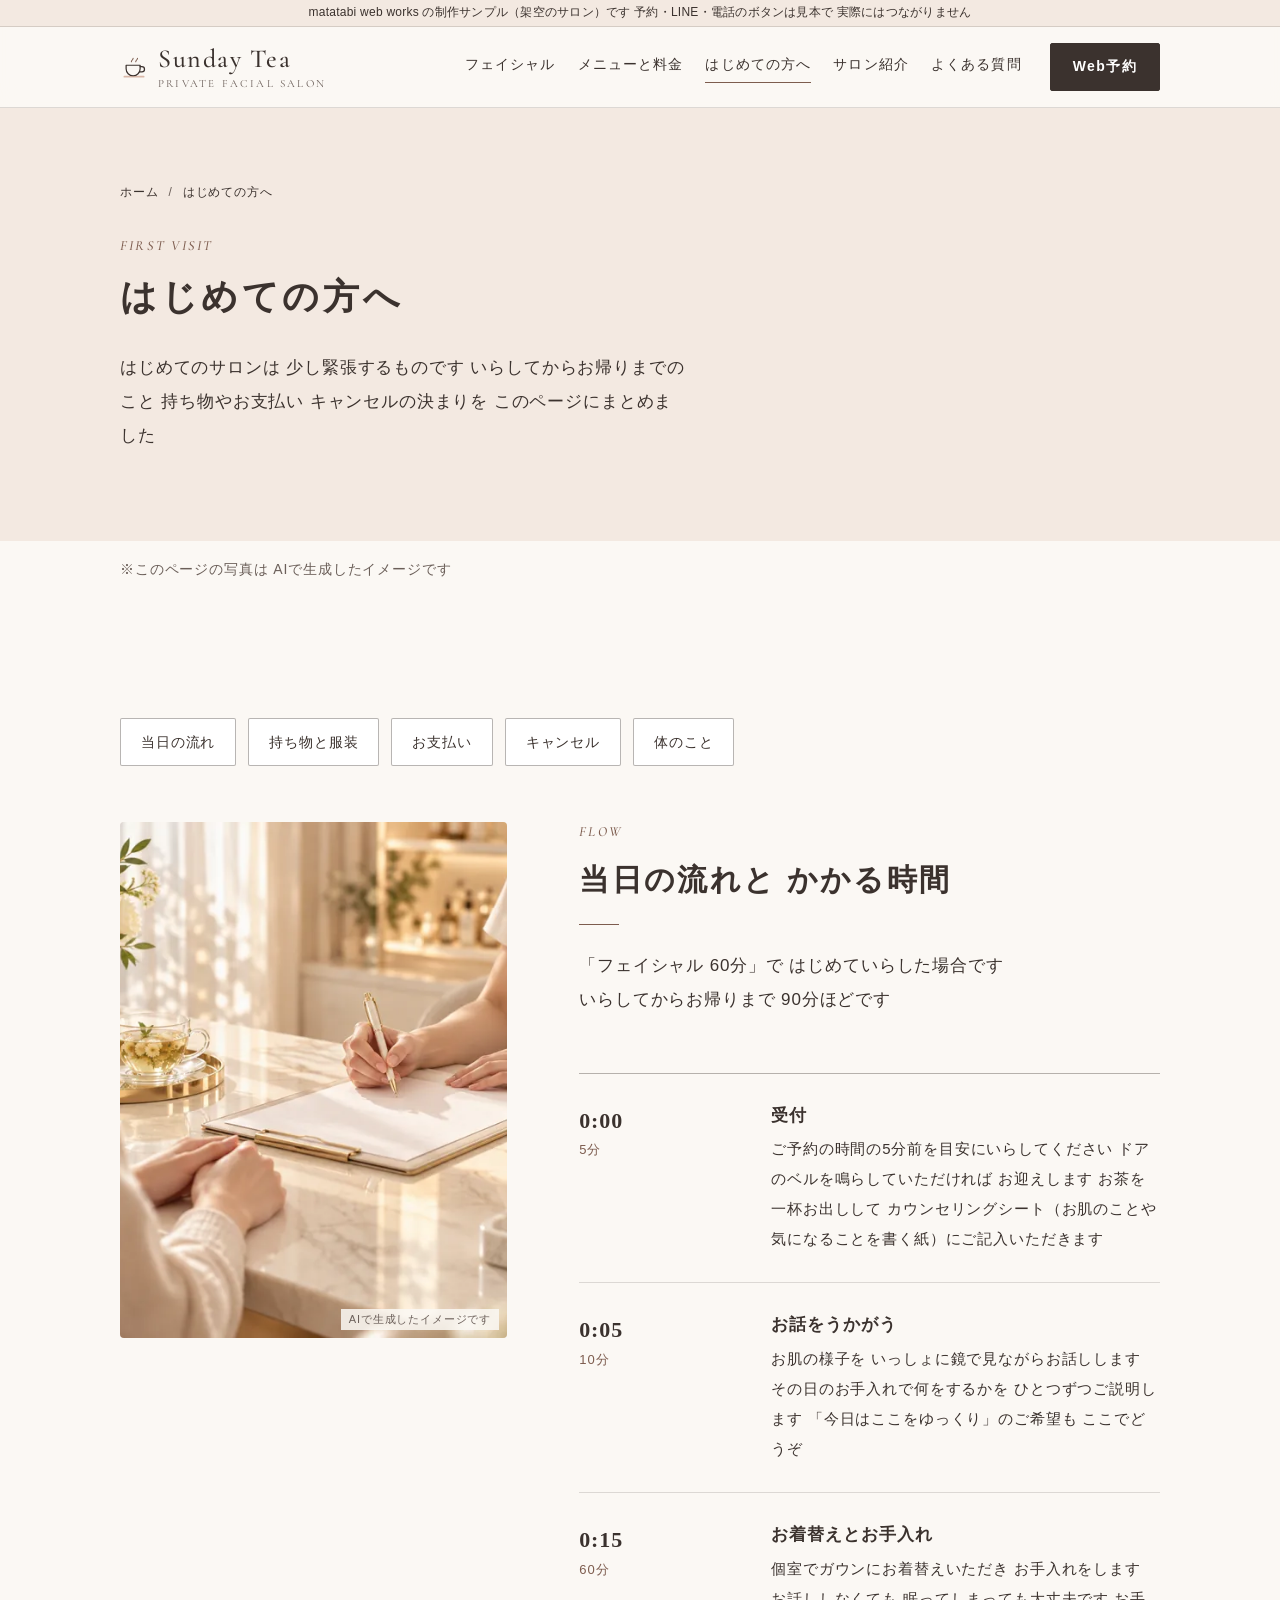
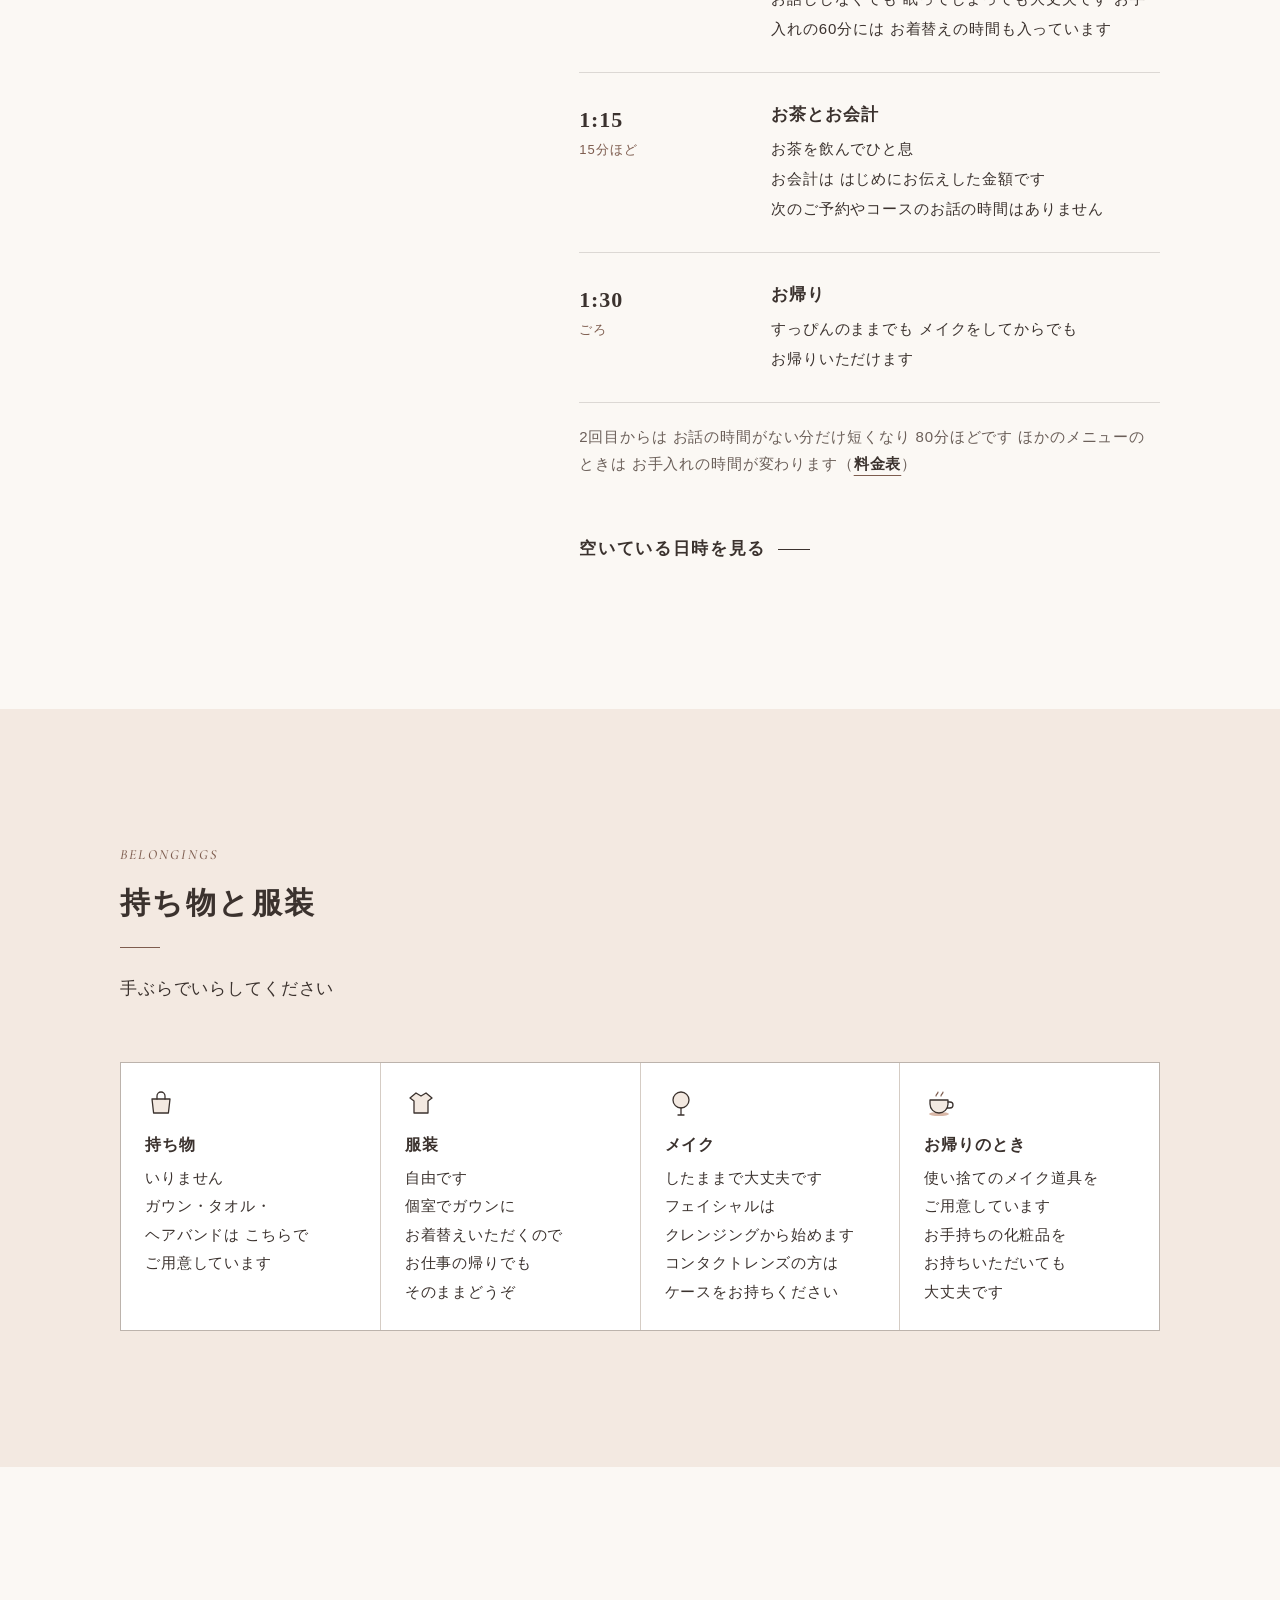
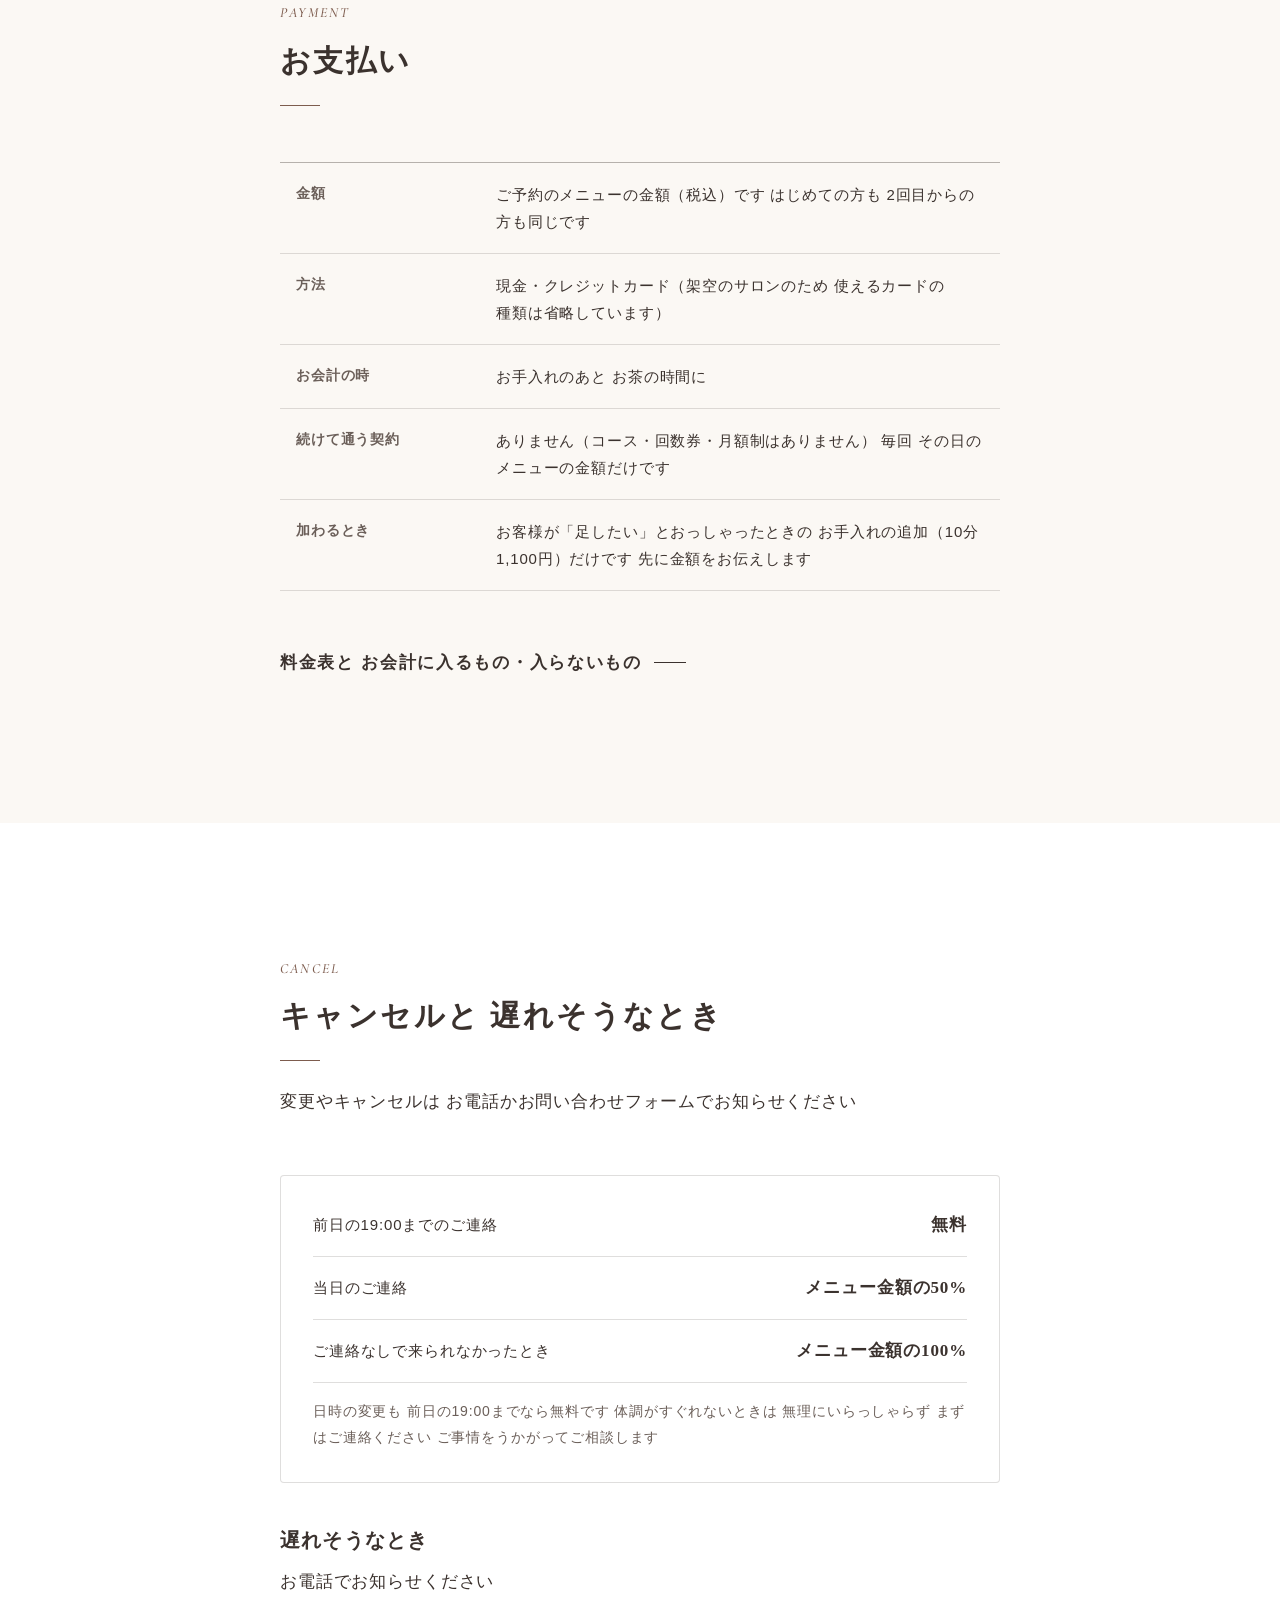
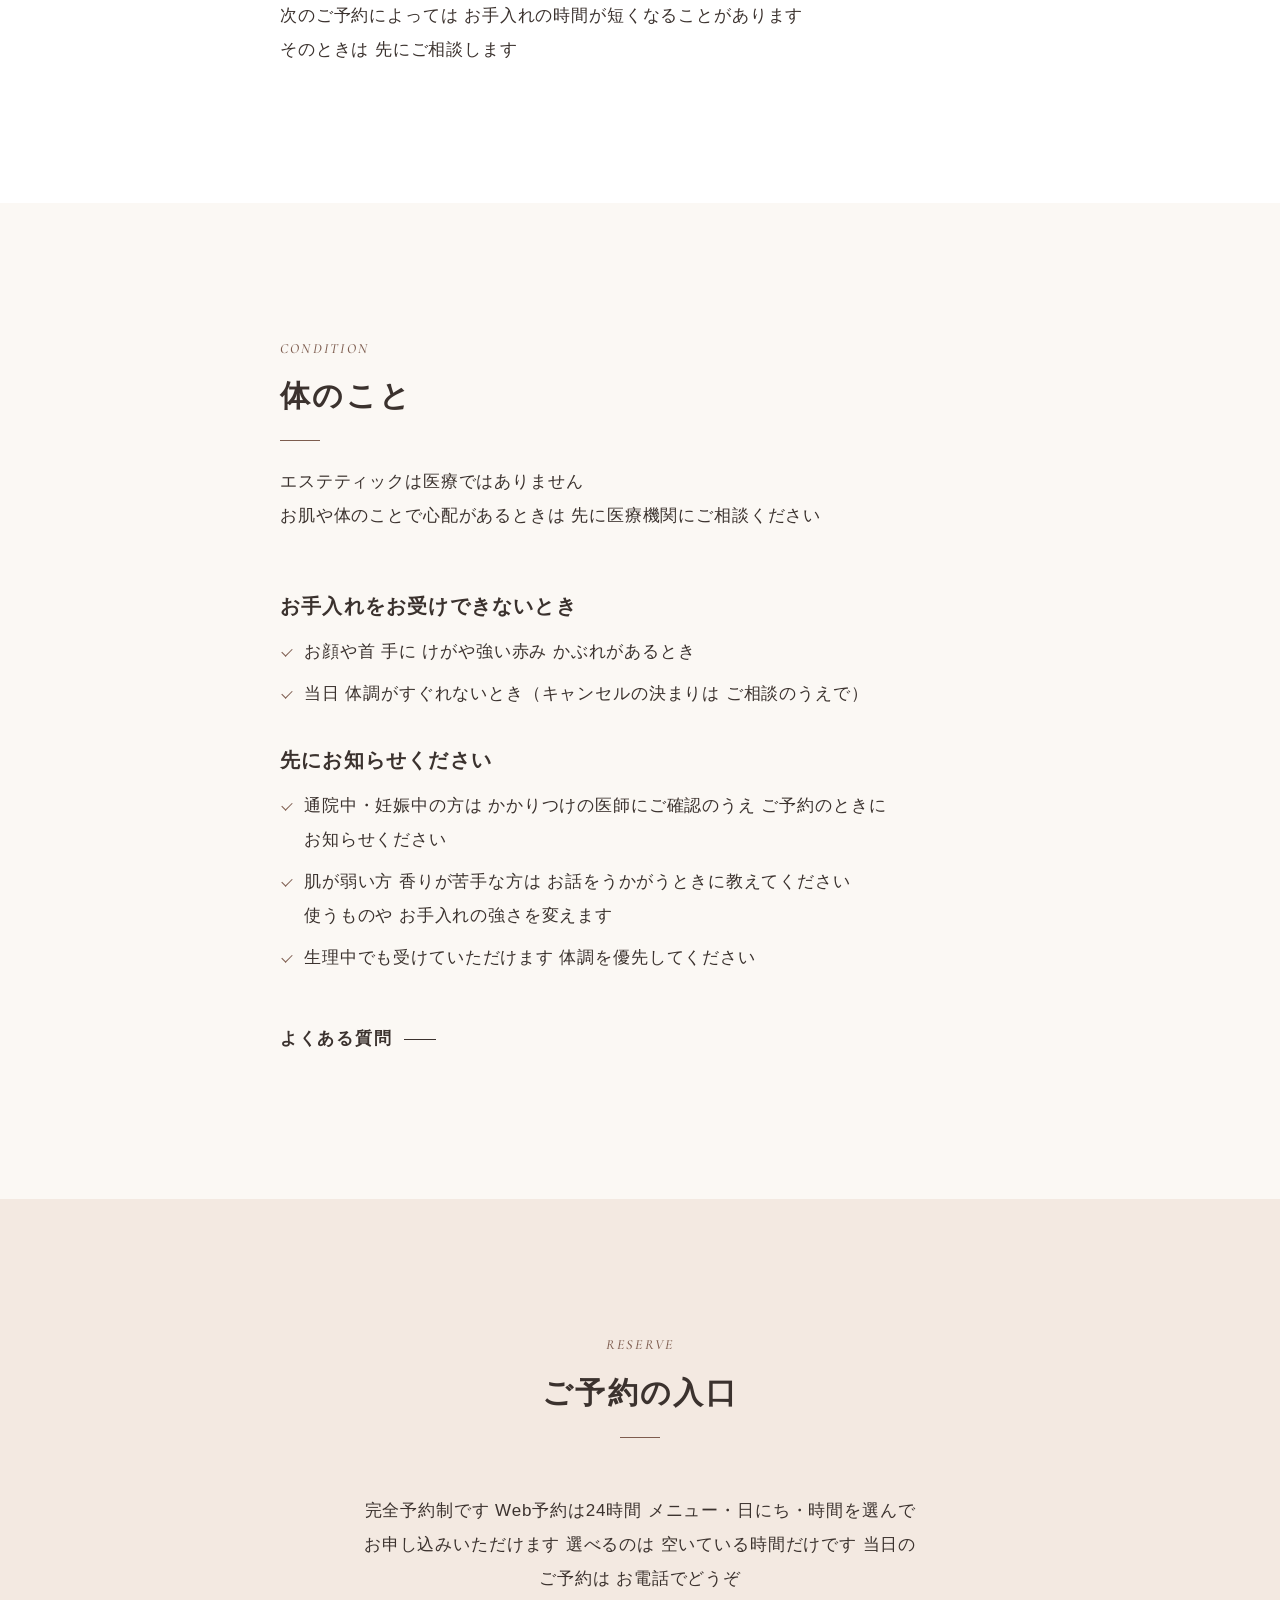
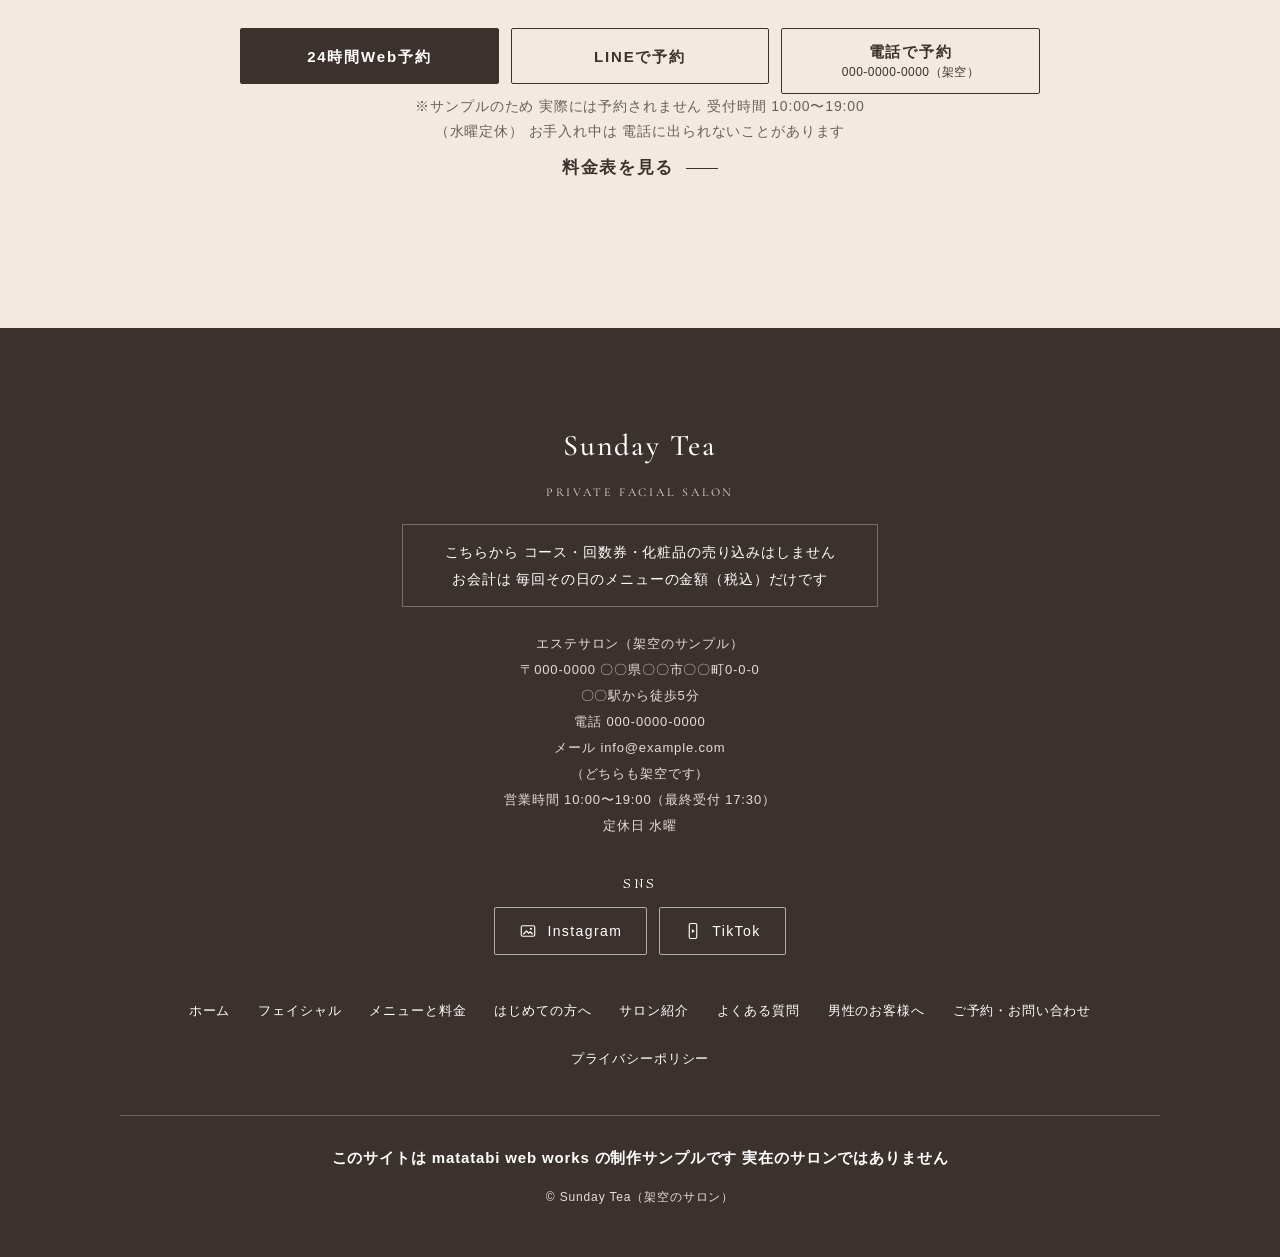
<file: first.html>
<!DOCTYPE html>
<html lang="ja" data-moji="d">
<head>
  <meta charset="UTF-8">
  <meta name="viewport" content="width=device-width, initial-scale=1">
  <meta name="robots" content="noindex">
  <meta name="format-detection" content="telephone=no">
  <title>はじめての方へ｜Sunday Tea（フェイシャル専門のサロン・制作サンプル・架空）</title>
  <meta name="description" content="Sunday Tea にはじめていらっしゃる方へ。当日の流れとかかる時間（フェイシャル60分ではじめての方は90分ほど）、持ち物と服装、お支払い、キャンセルの決まり、体のことをまとめました。">
  <meta property="og:title" content="はじめての方へ｜Sunday Tea（フェイシャル専門のサロン・制作サンプル・架空）">
  <meta property="og:description" content="当日の流れとかかる時間、持ち物と服装、お支払い、キャンセルの決まり。（制作サンプル・架空のサロン）">
  <meta property="og:type" content="article">
  <meta property="og:site_name" content="Sunday Tea（制作サンプル・架空のサロン）">
  <meta property="og:locale" content="ja_JP">
  <meta name="theme-color" content="#3B322E">
  <link rel="icon" href="images/favicon.svg" type="image/svg+xml">
  <link rel="preconnect" href="https://fonts.googleapis.com">
  <link rel="preconnect" href="https://fonts.gstatic.com" crossorigin>
  <!-- 字体は「使う文字だけ」を読む。アドレスの text= は tools/font-text.py が書き換える -->
  <link rel="stylesheet" data-font="mincho" href="https://fonts.googleapis.com/css2?family=Shippori+Mincho+B1:wght@600&amp;text=%25%26%2C-.0123456789%3A%40ABCDEFGIKLMNOPQRSTUVWYacdefgiklmnoprstuvwxy%E2%80%BB%E2%91%A0%E2%91%A1%E2%91%A2%E2%91%A3%E2%91%A4%E3%80%81%E3%80%82%E3%80%87%E3%80%8C%E3%80%8D%E3%80%92%E3%80%94%E3%80%95%E3%80%9C%E3%81%82%E3%81%84%E3%81%86%E3%81%88%E3%81%8A%E3%81%8B%E3%81%8C%E3%81%8D%E3%81%8F%E3%81%90%E3%81%91%E3%81%92%E3%81%93%E3%81%94%E3%81%95%E3%81%97%E3%81%98%E3%81%99%E3%81%9A%E3%81%9B%E3%81%9C%E3%81%9D%E3%81%9E%E3%81%9F%E3%81%A0%E3%81%A1%E3%81%A3%E3%81%A4%E3%81%A5%E3%81%A6%E3%81%A7%E3%81%A8%E3%81%A9%E3%81%AA%E3%81%AB%E3%81%AE%E3%81%AF%E3%81%B0%E3%81%B2%E3%81%B5%E3%81%B6%E3%81%B8%E3%81%B9%E3%81%BB%E3%81%BE%E3%81%BF%E3%82%81%E3%82%82%E3%82%83%E3%82%84%E3%82%86%E3%82%88%E3%82%89%E3%82%8A%E3%82%8B%E3%82%8C%E3%82%8D%E3%82%8F%E3%82%92%E3%82%93%E3%82%A2%E3%82%A3%E3%82%A4%E3%82%A6%E3%82%A7%E3%82%A8%E3%82%A9%E3%82%AA%E3%82%AB%E3%82%AD%E3%82%AF%E3%82%B0%E3%82%B3%E3%82%B5%E3%82%B6%E3%82%B7%E3%82%B8%E3%82%B9%E3%82%BB%E3%82%BF%E3%83%83%E3%83%86%E3%83%87%E3%83%88%E3%83%89%E3%83%8B%E3%83%8D%E3%83%90%E3%83%91%E3%83%93%E3%83%95%E3%83%96%E3%83%97%E3%83%9A%E3%83%9B%E3%83%9C%E3%83%9D%E3%83%9F%E3%83%A0%E3%83%A1%E3%83%A3%E3%83%A5%E3%83%A9%E3%83%AA%E3%83%AB%E3%83%AC%E3%83%AD%E3%83%B3%E3%83%BB%E3%83%BC%E4%B8%80%E4%B8%8A%E4%B8%8B%E4%B9%BE%E4%BA%88%E4%BA%8B%E4%BA%BA%E4%BB%8B%E4%BB%95%E4%BB%98%E4%BB%A4%E4%BB%A5%E4%BC%91%E4%BC%9A%E4%BC%9D%E4%BD%8F%E4%BD%93%E4%BD%95%E4%BD%9C%E4%BD%BF%E4%BE%8B%E4%BE%9D%E4%BF%9D%E5%80%8B%E5%82%99%E5%85%88%E5%85%A5%E5%85%A8%E5%86%85%E5%86%86%E5%86%99%E5%87%A6%E5%87%BA%E5%88%86%E5%88%87%E5%88%A9%E5%88%B6%E5%88%B8%E5%89%8A%E5%89%8D%E5%8A%9B%E5%8A%A0%E5%8C%96%E5%8D%88%E5%8F%96%E5%8F%97%E5%8F%A3%E5%8F%B7%E5%90%84%E5%90%88%E5%90%8C%E5%90%8D%E5%91%BD%E5%95%8F%E5%9B%9E%E5%9B%B2%E5%A0%B1%E5%A0%B4%E5%A3%B2%E5%A4%89%E5%A4%96%E5%A4%A7%E5%A9%9A%E5%AD%90%E5%AD%97%E5%AD%98%E5%AD%A3%E5%AE%88%E5%AE%89%E5%AE%9A%E5%AE%9F%E5%AE%A2%E5%AE%A4%E5%AE%B6%E5%AE%B9%E5%AF%BE%E5%B0%82%E5%B0%91%E5%B1%8B%E5%B8%82%E5%B8%8C%E5%B8%B0%E5%B9%B4%E5%BA%97%E5%BC%8F%E5%BC%B7%E5%BD%93%E5%BE%8B%E5%BE%8C%E5%BE%97%E5%BF%85%E5%BF%9C%E6%80%A7%E6%83%85%E6%84%8F%E6%89%80%E6%89%8B%E6%89%95%E6%89%B1%E6%8A%BC%E6%8C%81%E6%8E%A2%E6%94%AF%E6%95%B0%E6%96%87%E6%96%99%E6%96%AD%E6%96%B9%E6%97%A5%E6%99%82%E6%9B%9C%E6%9B%B4%E6%9B%B8%E6%9B%BF%E6%9C%80%E6%9C%88%E6%9C%8D%E6%9C%9B%E6%9C%9F%E6%9C%AB%E6%9C%AC%E6%9D%9F%E6%9D%A5%E6%9E%B6%E6%A1%88%E6%A2%B0%E6%A6%82%E6%A7%98%E6%A8%AA%E6%A9%9F%E6%AC%A1%E6%AD%A3%E6%AE%8B%E6%B0%97%E6%B0%B4%E6%B1%BA%E6%B2%BF%E6%B3%95%E6%B3%A1%E6%B3%A8%E6%B4%97%E6%B5%81%E6%B6%88%E6%B8%A1%E6%BA%96%E7%82%B9%E7%84%A1%E7%87%A5%E7%89%A9%E7%90%86%E7%94%A3%E7%94%A8%E7%94%B7%E7%94%BA%E7%94%BB%E7%95%AA%E7%99%BA%E7%9A%84%E7%9B%AE%E7%9B%B4%E7%9B%B8%E7%9C%8C%E7%9C%9F%E7%9D%80%E7%9F%A5%E7%9F%AD%E7%A0%82%E7%A2%BA%E7%A4%BA%E7%A4%BE%E7%A7%BB%E7%A8%8E%E7%A9%BA%E7%AA%93%E7%AB%AF%E7%AE%A1%E7%AF%80%E7%B2%A7%E7%B4%84%E7%B4%B9%E7%B5%84%E7%B5%90%E7%B5%A1%E7%BD%AE%E7%BE%8E%E8%82%8C%E8%85%95%E8%8C%B6%E8%90%BD%E8%A1%8C%E8%A1%A8%E8%A3%85%E8%A4%92%E8%A6%81%E8%A6%8B%E8%A6%A7%E8%A8%82%E8%A8%88%E8%A8%98%E8%A9%B1%E8%AA%8D%E8%AA%AD%E8%AA%BF%E8%AB%87%E8%AD%B7%E8%B2%A1%E8%B3%AA%E8%B6%B3%E8%BC%89%E8%BE%BC%E8%BF%94%E8%BF%BD%E9%80%81%E9%80%A3%E9%81%85%E9%81%8E%E9%81%A9%E9%81%B8%E9%83%A8%E9%87%91%E9%87%9D%E9%8D%B5%E9%95%B7%E9%96%80%E9%96%89%E9%96%93%E9%96%A2%E9%99%8D%E9%99%A4%E9%9A%9B%E9%9B%A3%E9%9B%B0%E9%9B%BB%E9%9D%99%E9%9D%A2%E9%A0%90%E9%A0%BC%E9%A1%8D%E9%A1%94%E9%A1%98%E9%A6%96%EF%BC%88%EF%BC%89%EF%BC%8B%EF%BC%8F%EF%BC%9A&amp;display=swap">
  <link rel="stylesheet" data-font="gothic" href="https://fonts.googleapis.com/css2?family=Zen+Kaku+Gothic+New:wght@400;700&amp;text=%20%22%25%26%28%29%2C-.0123456789%3A%3D%40ABCDEFGIJKLMNOPQRSTUVWY%5B%5D_abcdefghijklmnopqrstuvwxy%C2%A9%C3%97%E2%80%B9%E2%80%BA%E2%80%BB%E2%91%A0%E2%91%A1%E2%91%A2%E2%91%A3%E2%91%A4%E2%96%B3%E2%97%8B%E3%80%81%E3%80%82%E3%80%87%E3%80%8C%E3%80%8D%E3%80%92%E3%80%94%E3%80%95%E3%80%9C%E3%81%82%E3%81%84%E3%81%86%E3%81%88%E3%81%8A%E3%81%8B%E3%81%8C%E3%81%8D%E3%81%8E%E3%81%8F%E3%81%90%E3%81%91%E3%81%92%E3%81%93%E3%81%94%E3%81%95%E3%81%96%E3%81%97%E3%81%98%E3%81%99%E3%81%9A%E3%81%9B%E3%81%9C%E3%81%9D%E3%81%9E%E3%81%9F%E3%81%A0%E3%81%A1%E3%81%A3%E3%81%A4%E3%81%A5%E3%81%A6%E3%81%A7%E3%81%A8%E3%81%A9%E3%81%AA%E3%81%AB%E3%81%AD%E3%81%AE%E3%81%AF%E3%81%B0%E3%81%B2%E3%81%B4%E3%81%B5%E3%81%B6%E3%81%B8%E3%81%B9%E3%81%BB%E3%81%BE%E3%81%BF%E3%82%80%E3%82%81%E3%82%82%E3%82%83%E3%82%84%E3%82%86%E3%82%87%E3%82%88%E3%82%89%E3%82%8A%E3%82%8B%E3%82%8C%E3%82%8D%E3%82%8F%E3%82%92%E3%82%93%E3%82%A2%E3%82%A3%E3%82%A4%E3%82%A6%E3%82%A7%E3%82%A8%E3%82%A9%E3%82%AA%E3%82%AB%E3%82%AC%E3%82%AD%E3%82%AF%E3%82%B0%E3%82%B1%E3%82%B3%E3%82%B5%E3%82%B6%E3%82%B7%E3%82%B8%E3%82%B9%E3%82%BA%E3%82%BB%E3%82%BF%E3%83%80%E3%83%81%E3%83%83%E3%83%84%E3%83%86%E3%83%87%E3%83%88%E3%83%89%E3%83%8B%E3%83%8D%E3%83%8F%E3%83%90%E3%83%91%E3%83%93%E3%83%95%E3%83%96%E3%83%97%E3%83%98%E3%83%99%E3%83%9A%E3%83%9B%E3%83%9C%E3%83%9D%E3%83%9E%E3%83%9F%E3%83%A0%E3%83%A1%E3%83%A3%E3%83%A5%E3%83%A9%E3%83%AA%E3%83%AB%E3%83%AC%E3%83%AD%E3%83%B3%E3%83%BB%E3%83%BC%E4%B8%80%E4%B8%88%E4%B8%89%E4%B8%8A%E4%B8%8B%E4%B8%A1%E4%B8%A6%E4%B8%AD%E4%B8%B8%E4%B9%BE%E4%BA%86%E4%BA%88%E4%BA%8B%E4%BA%BA%E4%BB%8A%E4%BB%8B%E4%BB%95%E4%BB%98%E4%BB%A4%E4%BB%A5%E4%BB%BB%E4%BC%91%E4%BC%9A%E4%BC%9D%E4%BD%8F%E4%BD%93%E4%BD%95%E4%BD%9C%E4%BD%BF%E4%BE%8B%E4%BE%9D%E4%BF%82%E4%BF%9D%E4%BF%A1%E5%80%8B%E5%82%99%E5%84%AA%E5%85%83%E5%85%88%E5%85%89%E5%85%A5%E5%85%A8%E5%85%AC%E5%85%B7%E5%85%B8%E5%86%85%E5%86%86%E5%86%8D%E5%86%99%E5%87%A6%E5%87%BA%E5%88%80%E5%88%86%E5%88%87%E5%88%9D%E5%88%A9%E5%88%B6%E5%88%B8%E5%89%83%E5%89%8A%E5%89%8D%E5%89%B2%E5%8A%9B%E5%8A%A0%E5%8A%A9%E5%8A%B9%E5%8B%95%E5%8B%A4%E5%8C%85%E5%8C%96%E5%8C%BB%E5%8D%88%E5%8D%B0%E5%8F%8B%E5%8F%96%E5%8F%97%E5%8F%A3%E5%8F%A5%E5%8F%B0%E5%8F%B7%E5%90%84%E5%90%88%E5%90%8C%E5%90%8D%E5%90%AB%E5%91%BD%E5%93%81%E5%95%8F%E5%96%B6%E5%99%A8%E5%9B%9E%E5%9B%A3%E5%9B%B2%E5%9B%B3%E5%9C%92%E5%9C%9F%E5%9C%A8%E5%9C%B0%E5%A0%B1%E5%A0%B4%E5%A3%81%E5%A3%B0%E5%A3%B2%E5%A4%89%E5%A4%96%E5%A4%9C%E5%A4%A7%E5%A4%AB%E5%A5%91%E5%A5%A5%E5%A5%B3%E5%A5%BD%E5%A6%8A%E5%A7%8B%E5%A8%A0%E5%A9%9A%E5%AD%90%E5%AD%97%E5%AD%98%E5%AD%A3%E5%AE%88%E5%AE%89%E5%AE%8C%E5%AE%9A%E5%AE%9F%E5%AE%A2%E5%AE%A4%E5%AE%B6%E5%AE%B9%E5%AF%BE%E5%B0%82%E5%B0%8F%E5%B0%91%E5%B1%80%E5%B1%8A%E5%B1%8B%E5%B1%B1%E5%B7%AE%E5%B8%82%E5%B8%8C%E5%B8%AB%E5%B8%AD%E5%B8%B0%E5%B9%B4%E5%BA%97%E5%BA%A6%E5%BC%8F%E5%BC%95%E5%BC%B1%E5%BC%B5%E5%BC%B7%E5%BD%93%E5%BD%A2%E5%BD%B1%E5%BE%85%E5%BE%8B%E5%BE%8C%E5%BE%92%E5%BE%97%E5%BF%83%E5%BF%85%E5%BF%9C%E6%80%A7%E6%81%AF%E6%83%85%E6%84%8F%E6%84%9F%E6%85%8B%E6%85%AE%E6%88%90%E6%89%80%E6%89%8B%E6%89%95%E6%89%B1%E6%89%BF%E6%8A%98%E6%8A%BC%E6%8B%85%E6%8C%81%E6%8C%BF%E6%8D%A8%E6%8E%A2%E6%8E%A7%E6%8E%B2%E6%8F%9B%E6%94%AF%E6%95%99%E6%95%B0%E6%96%87%E6%96%99%E6%96%AD%E6%96%B0%E6%96%B9%E6%97%A5%E6%98%8E%E6%99%82%E6%9B%9C%E6%9B%B4%E6%9B%B8%E6%9B%BF%E6%9C%80%E6%9C%88%E6%9C%8D%E6%9C%9B%E6%9C%9D%E6%9C%9F%E6%9C%A8%E6%9C%AB%E6%9C%AC%E6%9D%9F%E6%9D%A5%E6%9D%AF%E6%9E%9A%E6%9E%A0%E6%9E%B6%E6%A0%BC%E6%A1%88%E6%A2%B0%E6%A3%9A%E6%A4%8D%E6%A5%AD%E6%A5%BD%E6%A6%82%E6%A7%98%E6%A8%AA%E6%A9%9F%E6%AC%A1%E6%AD%A2%E6%AD%A3%E6%AD%A9%E6%AE%8B%E6%AE%B5%E6%AF%8E%E6%B0%91%E6%B0%97%E6%B0%B4%E6%B1%BA%E6%B2%BF%E6%B3%81%E6%B3%95%E6%B3%A1%E6%B3%A8%E6%B4%97%E6%B5%81%E6%B6%88%E6%B6%B2%E6%B7%BB%E6%B8%88%E6%B8%A1%E6%B9%AF%E6%BA%80%E6%BA%96%E6%BF%83%E7%81%AB%E7%82%B9%E7%84%A1%E7%85%A7%E7%87%A5%E7%89%A9%E7%89%B9%E7%8A%B6%E7%8E%84%E7%8F%BE%E7%90%86%E7%93%B6%E7%94%9F%E7%94%A3%E7%94%A8%E7%94%B0%E7%94%B1%E7%94%B3%E7%94%B7%E7%94%BA%E7%94%BB%E7%95%99%E7%95%A5%E7%95%AA%E7%99%82%E7%99%BA%E7%99%BD%E7%9A%84%E7%9A%BF%E7%9B%AE%E7%9B%B4%E7%9B%B8%E7%9C%81%E7%9C%8C%E7%9C%9F%E7%9C%A0%E7%9D%80%E7%9F%A2%E7%9F%A5%E7%9F%AD%E7%9F%B3%E7%A0%82%E7%A2%BA%E7%A4%BA%E7%A4%BE%E7%A7%BB%E7%A8%8E%E7%A8%AE%E7%A9%BA%E7%AA%93%E7%AB%8B%E7%AB%AF%E7%AC%AC%E7%AE%A1%E7%AF%80%E7%B2%A7%E7%B4%84%E7%B4%99%E7%B4%B9%E7%B5%82%E7%B5%84%E7%B5%90%E7%B5%A1%E7%B6%9A%E7%B7%8A%E7%B7%92%E7%B8%81%E7%BD%AE%E7%BE%8E%E8%80%83%E8%80%85%E8%81%9E%E8%82%8C%E8%85%95%E8%87%AA%E8%89%AF%E8%89%B2%E8%8A%B1%E8%8B%A6%E8%8C%B6%E8%90%BD%E8%91%89%E8%96%84%E8%A1%8C%E8%A1%A8%E8%A2%96%E8%A3%85%E8%A4%92%E8%A6%81%E8%A6%8B%E8%A6%A7%E8%A7%92%E8%A8%82%E8%A8%88%E8%A8%98%E8%A9%B1%E8%AA%8D%E8%AA%AC%E8%AA%AD%E8%AA%BF%E8%AB%87%E8%AD%B7%E8%B2%A1%E8%B2%A9%E8%B2%B8%E8%B3%87%E8%B3%AA%E8%B5%A4%E8%B6%B3%E8%BA%AB%E8%BB%8A%E8%BB%BD%E8%BC%89%E8%BE%BA%E8%BE%BC%E8%BF%8E%E8%BF%91%E8%BF%94%E8%BF%B7%E8%BF%BD%E9%80%81%E9%80%94%E9%80%9A%E9%80%A3%E9%80%B2%E9%81%85%E9%81%8E%E9%81%93%E9%81%A0%E9%81%A9%E9%81%B8%E9%83%A8%E9%85%8D%E9%87%8D%E9%87%91%E9%87%9D%E9%89%A2%E9%8D%B5%E9%8F%A1%E9%95%B7%E9%96%80%E9%96%89%E9%96%8B%E9%96%93%E9%96%A2%E9%99%8D%E9%99%A2%E9%99%A4%E9%9A%8E%E9%9A%9B%E9%9B%A3%E9%9B%B0%E9%9B%BB%E9%9D%99%E9%9D%A2%E9%9F%B3%E9%A0%85%E9%A0%86%E9%A0%88%E9%A0%90%E9%A0%AC%E9%A0%BC%E9%A1%8D%E9%A1%94%E9%A1%98%E9%A1%9E%E9%A3%B2%E9%A6%96%E9%A6%99%E9%A7%85%E9%A7%90%E9%AB%98%E9%B3%B4%E9%BB%92%EF%BC%88%EF%BC%89%EF%BC%8B%EF%BC%8F%EF%BC%9A%EF%BC%9D%EF%BC%9F%EF%BD%9C&amp;display=swap">
  <link rel="stylesheet" data-font="accent" href="https://fonts.googleapis.com/css2?family=Cormorant+Garamond:ital,wght@0,500;1,500&amp;text=%20%26%2C.0123456789%3AABCDEFGIKLMNOPQRSTUVWYacdefilmnoprstuvwy&amp;display=swap">
  <link rel="stylesheet" href="css/style.css?v=20261031-4">
  <script src="js/main.js?v=20261009-09" defer></script>
</head>
<body class="has-fixed-cta">
  <a class="skip-link" href="#main">本文へ<wbr>移動</a>
  <header class="site-header">
    <p class="sample-notice"><span class="sample-notice__pc">matatabi web works の<wbr>制作サンプル<wbr>（架空の<wbr>サロン）です 予約・LINE・電話の<wbr>ボタンは<wbr>見本で 実際には<wbr>つながりません</span> <span class="sample-notice__sp">matatabi web works の<wbr>見本です<wbr>（架空の<wbr>サロン）</span></p>
    <div class="container site-header__inner">
      <a href="index.html" class="site-logo">
        <img src="images/logo-mark.svg" alt="" width="28" height="28">
        <span class="site-logo__text"><span class="site-logo__name">Sunday Tea</span><span class="site-logo__sub">PRIVATE FACIAL SALON</span></span>
      </a>
      <nav class="global-nav" id="global-nav" aria-label="メインメニュー">
        <ul class="global-nav__list">
          <li data-wrap="phrase" class="global-nav__home"><a href="index.html"><span>ホーム</span></a></li>
          <li data-wrap="phrase"><a href="facial.html"><span>フェイシャル</span></a></li>
          <li data-wrap="phrase"><a href="menu.html"><span>メニューと<wbr>料金</span></a></li>
          <li data-wrap="phrase"><a href="first.html" aria-current="page"><span>はじめての<wbr>方へ</span></a></li>
          <li data-wrap="phrase"><a href="about.html"><span>サロン紹介</span></a></li>
          <li data-wrap="phrase"><a href="faq.html"><span>よく<wbr>ある<wbr>質問</span></a></li>
          <li data-wrap="phrase" class="global-nav__reserve-sp"><a href="reserve.html"><span>ご予約・<wbr>お問い合わせ</span></a></li>
        </ul>
        <p data-wrap="phrase" class="global-nav__cta"><a href="reserve.html#booking" class="btn btn--primary">24時間<wbr>Web予約</a></p>
      </nav>
      <div class="header-actions">
        <a href="reserve.html#booking" class="btn btn--primary header-reserve">Web予約</a>
        <button type="button" class="menu-toggle" aria-label="メニューを開く" aria-expanded="false" aria-controls="global-nav">
          <span class="menu-toggle__bars" aria-hidden="true"></span>
        </button>
      </div>
    </div>
  </header>
  <main id="main">
    <div class="page-head">
      <div class="container">
        <nav class="breadcrumb" aria-label="パンくずリスト">
          <ol>
            <li data-wrap="phrase"><a href="index.html">ホーム</a></li>
            <li data-wrap="phrase"><span aria-current="page">はじめての<wbr>方へ</span></li>
          </ol>
        </nav>
        <span class="eyebrow" aria-hidden="true">FIRST VISIT</span>
        <h1 class="page-head__title">はじめての<wbr>方へ</h1>
        <p class="lead">はじめての<wbr>サロンは 少し<wbr>緊張する<wbr>ものです いらしてから<wbr>お帰りまでの<wbr>こと 持ち物や<wbr>お支払い キャンセルの<wbr>決まりを この<wbr>ページに<wbr>まとめました</p>
      </div>
    </div>
    <p data-wrap="phrase" class="container note photo-ai-note">※<wbr>この<wbr>ページの<wbr>写真は AIで<wbr>生成した<wbr>イメージです</p>

    <section class="section" aria-labelledby="flow">
      <div class="container">
        <nav class="anchor-nav" aria-label="このページの目次" style="margin: 0 0 56px;">
          <ul>
            <li data-wrap="phrase"><a href="#flow">当日の<wbr>流れ</a></li>
            <li data-wrap="phrase"><a href="#things">持ち物と<wbr>服装</a></li>
            <li data-wrap="phrase"><a href="#payment">お支払い</a></li>
            <li data-wrap="phrase"><a href="#cancel">キャンセル</a></li>
            <li data-wrap="phrase"><a href="#body">体の<wbr>こと</a></li>
          </ul>
        </nav>
        <div class="sticky-split">
          <div class="sticky-split__aside">
            <figure class="photo photo--3x4 photo--crop-talk reveal-clip" data-photo="P18"><img src="images/photos/counseling-800.webp" srcset="images/photos/counseling-800.webp 800w, images/photos/counseling-1200.webp 1200w" sizes="(min-width: 1024px) 400px, 100vw" alt="大理石のテーブルをはさんだお話の時間。白紙の紙にペンを持つエステティシャンの手元と、ひざの前で手を重ねるお客様の手。そばにハーブティー" width="800" height="600" loading="lazy" decoding="async"><figcaption data-wrap="phrase" class="photo-note">AIで<wbr>生成した<wbr>イメージです</figcaption></figure>
          </div>
          <div>
          <div class="section-head">
            <span class="eyebrow" aria-hidden="true">FLOW</span>
            <h2 data-clauses="1" class="section-title" id="flow"><span class="kc">当日の<wbr>流れと</span> <span class="kc"><wbr>かかる<wbr>時間</span></h2>
            <p data-clauses="1" data-wrap="phrase" class="lead"><span class="kc">「フェイシャル 60分」で はじめていらした<wbr>場合です</span> <span class="kc"><wbr>いらしてから<wbr>お帰りまで 90分ほどです</span></p>
          </div>
          <ol class="timeline reveal">
            <li class="timeline__item">
              <p data-wrap="phrase" class="timeline__time"><strong>0:00</strong>5分</p>
              <div class="timeline__body">
                <h3>受付</h3>
                <p>ご予約の<wbr>時間の<wbr>5分前を<wbr>目安に<wbr>いらしてください ドアの<wbr>ベルを<wbr>鳴らしていただければ お迎えします お茶を<wbr>一杯<wbr>お出しして カウンセリングシート<wbr>（お肌の<wbr>ことや 気に<wbr>なる<wbr>ことを<wbr>書く<wbr>紙）に<wbr>ご記入いただきます</p>
              </div>
            </li>
            <li class="timeline__item">
              <p data-wrap="phrase" class="timeline__time"><strong>0:05</strong>10分</p>
              <div class="timeline__body">
                <h3>お話を<wbr>うかが<wbr>う</h3>
                <p>お肌の<wbr>様子を いっしょに<wbr>鏡で<wbr>見ながら<wbr>お話しします その<wbr>日の<wbr>お手入れで<wbr>何を<wbr>するかを ひとつずつ<wbr>ご説明します 「今日は<wbr>ここを<wbr>ゆっくり」の<wbr>ご希望も ここで<wbr>どうぞ</p>
              </div>
            </li>
            <li class="timeline__item">
              <p data-wrap="phrase" class="timeline__time"><strong>0:15</strong>60分</p>
              <div class="timeline__body">
                <h3>お着替えと<wbr>お手入れ</h3>
                <p>個室で<wbr>ガウンに<wbr>お着替えいただき お手入れを<wbr>します お話ししなくても 眠ってしまっても<wbr>大丈夫です お手入れの<wbr>60分には お着替えの<wbr>時間も<wbr>入っています</p>
              </div>
            </li>
            <li class="timeline__item">
              <p data-wrap="phrase" class="timeline__time"><strong>1:15</strong>15分ほど</p>
              <div class="timeline__body">
                <h3>お茶と<wbr>お会計</h3>
                <p data-clauses="1" data-wrap="phrase"><span class="kc">お茶を<wbr>飲んで<wbr>ひと息</span> <span class="kc"><wbr>お会計は はじめに<wbr>お伝えした<wbr>金額です</span> <span class="kc"><wbr>次の<wbr>ご予約や<wbr>コースの<wbr>お話の<wbr>時間は<wbr>ありません</span></p>
              </div>
            </li>
            <li class="timeline__item">
              <p data-wrap="phrase" class="timeline__time"><strong>1:30</strong>ごろ</p>
              <div class="timeline__body">
                <h3>お帰り</h3>
                <p data-wrap="phrase">すっぴんの<wbr>まま<wbr>でも メイクを<wbr>してから<wbr>でも お帰りいただけます</p>
              </div>
            </li>
          </ol>
        <p data-wrap="phrase" class="note timeline__total">2回目からは お話の<wbr>時間が<wbr>ない<wbr>分だけ<wbr>短くなり 80分ほどです ほかの<wbr>メニューの<wbr>ときは お手入れの<wbr>時間が<wbr>変わります<wbr>（<a href="menu.html#price" class="text-link">料金表</a>）</p>
        <p data-wrap="phrase" class="section-foot"><a href="reserve.html#booking" class="more-link">空いている<wbr>日時を<wbr>見る</a></p>
          </div>
        </div>
      </div>
    </section>

    <section class="section section--pale" aria-labelledby="things">
      <div class="container reveal">
        <div class="section-head">
          <span class="eyebrow" aria-hidden="true">BELONGINGS</span>
          <h2 class="section-title" id="things">持ち物と<wbr>服装</h2>
          <p data-wrap="phrase" class="lead">手ぶらで<wbr>いらしてください</p>
        </div>
        <ul class="info-grid info-grid--4">
          <li class="info-grid__item">
            <img src="images/icon-bag.svg" alt="" width="32" height="32" loading="lazy">
            <h3>持ち物</h3>
            <p data-clauses="1" data-wrap="phrase"><span class="kc">いりません</span> <span class="kc"><wbr>ガウン・タオル・ヘアバンドは こちらで<wbr>ご用意しています</span></p>
          </li>
          <li class="info-grid__item">
            <img src="images/icon-cloth.svg" alt="" width="32" height="32" loading="lazy">
            <h3>服装</h3>
            <p data-clauses="1" data-wrap="phrase"><span class="kc">自由です</span> <span class="kc"><wbr>個室で<wbr>ガウンに<wbr>お着替えいただくので お仕事の<wbr>帰りでも<wbr>そのまま<wbr>どうぞ</span></p>
          </li>
          <li class="info-grid__item">
            <img src="images/icon-face.svg" alt="" width="32" height="32" loading="lazy">
            <h3>メイク</h3>
            <p data-clauses="1" data-wrap="phrase"><span class="kc">したままで<wbr>大丈夫です</span> <span class="kc"><wbr>フェイシャルは クレンジングから<wbr>始めます</span> <span class="kc"><wbr>コンタクトレンズの<wbr>方は ケースを<wbr>お持ちください</span></p>
          </li>
          <li class="info-grid__item">
            <img src="images/icon-cup.svg" alt="" width="32" height="32" loading="lazy">
            <h3>お帰りの<wbr>とき</h3>
            <p data-clauses="1" data-wrap="phrase"><span class="kc">使い捨ての<wbr>メイク道具を<wbr>ご用意しています</span> <span class="kc"><wbr>お手持ちの<wbr>化粧品を<wbr>お持ちいただいても<wbr>大丈夫です</span></p>
          </li>
        </ul>
      </div>
    </section>

    <section class="section" aria-labelledby="payment">
      <div class="container container--narrow reveal">
        <div class="section-head">
          <span class="eyebrow" aria-hidden="true">PAYMENT</span>
          <h2 class="section-title" id="payment">お支払い</h2>
        </div>
        <table class="table">
          <tbody>
            <tr><th scope="row">金額</th><td data-wrap="phrase">ご予約の<wbr>メニューの<wbr>金額<wbr>（税込）です はじめての<wbr>方も 2回目からの<wbr>方も<wbr>同じです</td></tr>
            <tr><th scope="row">方<wbr>法</th><td data-wrap="phrase">現金・クレジットカード<wbr>（架空の<wbr>サロンの<wbr>ため 使える<wbr>カードの<wbr>種類は<wbr>省略しています）</td></tr>
            <tr><th scope="row">お会計の<wbr>時</th><td data-wrap="phrase">お手入れの<wbr>あと お茶の<wbr>時間に</td></tr>
            <tr><th scope="row">続けて<wbr>通う<wbr>契約</th><td data-wrap="phrase">ありません<wbr>（コース・回数券・月額制は<wbr>ありません） 毎回 その<wbr>日の<wbr>メニューの<wbr>金額だけです</td></tr>
            <tr><th scope="row">加わる<wbr>とき</th><td data-wrap="phrase">お客様が<wbr>「足したい」と<wbr>おっしゃった<wbr>ときの お手入れの<wbr>追加<wbr>（10分 1,100円）だけです 先に<wbr>金額を<wbr>お伝えします</td></tr>
          </tbody>
        </table>
        <p data-wrap="phrase" class="section-foot"><a href="menu.html#price" class="more-link">料金表と お会計に<wbr>入る<wbr>もの<wbr>・入らない<wbr>もの</a></p>
      </div>
    </section>

    <section class="section section--white" aria-labelledby="cancel">
      <div class="container container--narrow reveal">
        <div class="section-head">
          <span class="eyebrow" aria-hidden="true">CANCEL</span>
          <h2 data-clauses="1" class="section-title" id="cancel"><span class="kc">キャンセルと</span> <span class="kc"><wbr>遅れそうな<wbr>とき</span></h2>
          <p data-wrap="phrase" class="lead">変更や<wbr>キャンセルは お電話か<wbr>お問い合わせフォームで<wbr>お知らせ<wbr>ください</p>
        </div>
        <div class="rule-box">
          <dl>
            <div><dt>前日の<wbr>19:00までの<wbr>ご連絡</dt><dd data-wrap="phrase">無料</dd></div>
            <div><dt>当日の<wbr>ご連絡</dt><dd data-wrap="phrase">メニュー金額の<wbr>50%</dd></div>
            <div><dt>ご連絡なしで<wbr>来られなかった<wbr>とき</dt><dd data-wrap="phrase">メニュー金額の<wbr>100%</dd></div>
          </dl>
          <p class="note">日時の<wbr>変更も 前日の<wbr>19:00までなら<wbr>無料です 体調が<wbr>すぐれない<wbr>ときは 無理に<wbr>いらっしゃらず まずは<wbr>ご連絡ください ご事情を<wbr>うかがって<wbr>ご相談します</p>
        </div>
        <h3 style="margin-top: 40px;">遅れそうな<wbr>とき</h3>
        <p data-clauses="1" data-wrap="phrase" style="margin-top: 8px;"><span class="kc">お電話で<wbr>お知らせ<wbr>ください</span> <span class="kc"><wbr>次の<wbr>ご予約に<wbr>よっては お手入れの<wbr>時間が<wbr>短くなることがあります</span> <span class="kc"><wbr>その<wbr>ときは 先に<wbr>ご相談します</span></p>
      </div>
    </section>

    <section class="section" aria-labelledby="body">
      <div class="container container--narrow reveal">
        <div class="section-head">
          <span class="eyebrow" aria-hidden="true">CONDITION</span>
          <h2 class="section-title" id="body">体の<wbr>こと</h2>
          <p data-clauses="1" data-wrap="phrase" class="lead"><span class="kc">エステティックは<wbr>医療ではありません</span> <span class="kc"><wbr>お肌や<wbr>体の<wbr>ことで<wbr>心配が<wbr>ある<wbr>ときは 先に<wbr>医療機関に<wbr>ご相談ください</span></p>
        </div>
        <h3>お手入れを<wbr>お受けできない<wbr>とき</h3>
        <ul class="check-list" style="margin-top: 12px;">
          <li data-wrap="phrase">お顔や<wbr>首 手に けが<wbr>や<wbr>強い<wbr>赤み かぶれが<wbr>ある<wbr>とき</li>
          <li data-wrap="phrase">当日 体調が<wbr>すぐれない<wbr>とき<wbr>（キャンセルの<wbr>決まりは ご相談の<wbr>うえで）</li>
        </ul>
        <h3 style="margin-top: 32px;">先に<wbr>お知らせ<wbr>ください</h3>
        <ul class="check-list" style="margin-top: 12px;">
          <li data-wrap="phrase">通院中・妊娠中の<wbr>方は かかりつけの<wbr>医師に<wbr>ご確認の<wbr>うえ ご予約の<wbr>ときに<wbr>お知らせ<wbr>ください</li>
          <li data-clauses="1" data-wrap="phrase"><span class="kc">肌が<wbr>弱い<wbr>方 香りが<wbr>苦手な<wbr>方は お話を<wbr>うかがうときに<wbr>教えてください</span> <span class="kc"><wbr>使う<wbr>ものや お手入れの<wbr>強さを<wbr>変えます</span></li>
          <li data-clauses="1" data-wrap="phrase"><span class="kc">生理中でも<wbr>受けていただけます</span> <span class="kc"><wbr>体調を<wbr>優先してください</span></li>
        </ul>
        <p data-wrap="phrase" style="margin-top: 40px;"><a href="faq.html" class="more-link">よく<wbr>ある<wbr>質問</a></p>
      </div>
    </section>

    <section class="cta" aria-labelledby="cta-title">
      <div class="container cta__inner reveal">
        <div class="section-head section-head--center">
          <span class="eyebrow" aria-hidden="true">RESERVE</span>
          <h2 class="section-title" id="cta-title">ご予約の<wbr>入口</h2>
        </div>
        <p>完全予<wbr>約制です Web予約は<wbr>24時間 メニュー・日に<wbr>ち・時間を<wbr>選んで<wbr>お申し込みいただけます 選べるのは 空いている<wbr>時間だけです 当日の<wbr>ご予約は お電話で<wbr>どうぞ</p>
        <ul class="entry-list">
          <li data-wrap="phrase"><a href="reserve.html#booking" class="btn btn--primary">24時間<wbr>Web予約</a></li>
          <li><button type="button" class="btn btn--secondary" data-sample-sns="LINE" aria-describedby="cta-entry-status">LINEで<wbr>予約</button></li>
          <li><button type="button" class="btn btn--secondary" data-sample-tel aria-describedby="cta-entry-status">電話で<wbr>予約<small>000-0000-0000<wbr>（架空）</small></button></li>
        </ul>
        <p class="note entry-status" id="cta-entry-status" role="status"></p>
        <p class="note cta__note">※サンプルの<wbr>ため 実際には<wbr>予約されません 受付時間 <span class="nowrap">10:00〜19:00</span><wbr>（水曜定休） お手入れ中は 電話に<wbr>出られないことがあります</p>
        <p data-wrap="phrase" class="cta__more"><a href="menu.html#price" class="more-link">料金表を<wbr>見る</a></p>
      </div>
    </section>
  </main>
  <footer class="site-footer">
    <div class="container">
      <p class="site-footer__name">Sunday Tea</p>
      <p class="site-footer__sub">PRIVATE FACIAL SALON</p>
      <p data-clauses="1" data-wrap="phrase" class="site-footer__promise"><span class="kc">こちらから コース・回数券・化粧品の<wbr>売り込みは<wbr>しません</span> <span class="kc"><wbr>お会計は 毎回<wbr>その<wbr>日の<wbr>メニューの<wbr>金額<wbr>（税込）だけです</span></p>
      <div class="site-footer__info">
        <p data-wrap="phrase">エステサロン<wbr>（架空の<wbr>サンプル）</p>
        <p data-wrap="phrase">〒000-0000 〇〇県〇〇市〇〇町0-0-0<br><span class="nowrap">〇〇駅から<wbr>徒歩5分</span></p>
        <p data-wrap="phrase">電話 000-0000-0000<br>メール info@example.com<br><span class="nowrap">（どちらも<wbr>架空です）</span></p>
        <p data-wrap="phrase">営業時間 <span class="nowrap">10:00〜19:00<wbr>（最終受付 17:30）</span><br>定休日 水曜</p>
      </div>
      <div class="sns">
        <p class="sns__title">SNS</p>
        <ul class="sns__list">
          <li><button type="button" class="sns-btn" data-sample-sns="Instagram" aria-describedby="sns-status-footer"><svg viewBox="0 0 24 24" aria-hidden="true" focusable="false"><rect x="3" y="5" width="18" height="14" rx="2" fill="none" stroke="currentColor" stroke-width="1.5"/><path d="M6 16l4-4 3 3 2-2 3 3" fill="none" stroke="currentColor" stroke-width="1.5" stroke-linecap="round" stroke-linejoin="round"/><circle cx="16" cy="9" r="1.4" fill="currentColor"/></svg><span>Instagram</span></button></li>
          <li><button type="button" class="sns-btn" data-sample-sns="TikTok" aria-describedby="sns-status-footer"><svg viewBox="0 0 24 24" aria-hidden="true" focusable="false"><rect x="7" y="2" width="10" height="20" rx="2" fill="none" stroke="currentColor" stroke-width="1.5"/><path d="M10.5 9.5l4 2.5-4 2.5z" fill="currentColor"/></svg><span>TikTok</span></button></li>
        </ul>
        <p class="sns__status" id="sns-status-footer" role="status"></p>
      </div>
      <nav class="site-footer__nav" aria-label="フッターメニュー">
        <ul>
          <li data-wrap="phrase"><a href="index.html">ホーム</a></li>
          <li data-wrap="phrase"><a href="facial.html">フェイシャル</a></li>
          <li data-wrap="phrase"><a href="menu.html">メニューと<wbr>料金</a></li>
          <li data-wrap="phrase"><a href="first.html" aria-current="page">はじめての<wbr>方へ</a></li>
          <li data-wrap="phrase"><a href="about.html">サロン紹介</a></li>
          <li data-wrap="phrase"><a href="faq.html">よく<wbr>ある<wbr>質問</a></li>
          <li data-wrap="phrase"><a href="men.html">男性の<wbr>お客様へ</a></li>
          <li data-wrap="phrase"><a href="reserve.html">ご予約・<wbr>お問い合わせ</a></li>
          <li data-wrap="phrase"><a href="privacy.html">プライバシーポリシー</a></li>
        </ul>
      </nav>
      <p data-clauses="1" data-wrap="phrase" class="site-footer__sample"><span class="kc">この<wbr>サイトは matatabi web works の<wbr>制作<wbr>サンプルです</span> <span class="kc"><wbr>実在の<wbr>サロンではありません</span></p>
      <small class="site-footer__copy">© Sunday Tea<wbr>（架空の<wbr>サロン）</small>
    </div>
  </footer>

  <div class="fixed-cta">
    <a href="menu.html#price" class="btn btn--secondary">料金</a>
    <button type="button" class="btn btn--secondary" data-sample-sns="LINE" aria-describedby="fixed-status">LINE</button>
    <a href="reserve.html#booking" class="btn btn--primary">Web予約</a>
    <p class="fixed-cta__status" id="fixed-status" role="status"></p>
  </div>
</body>
</html>
</file>
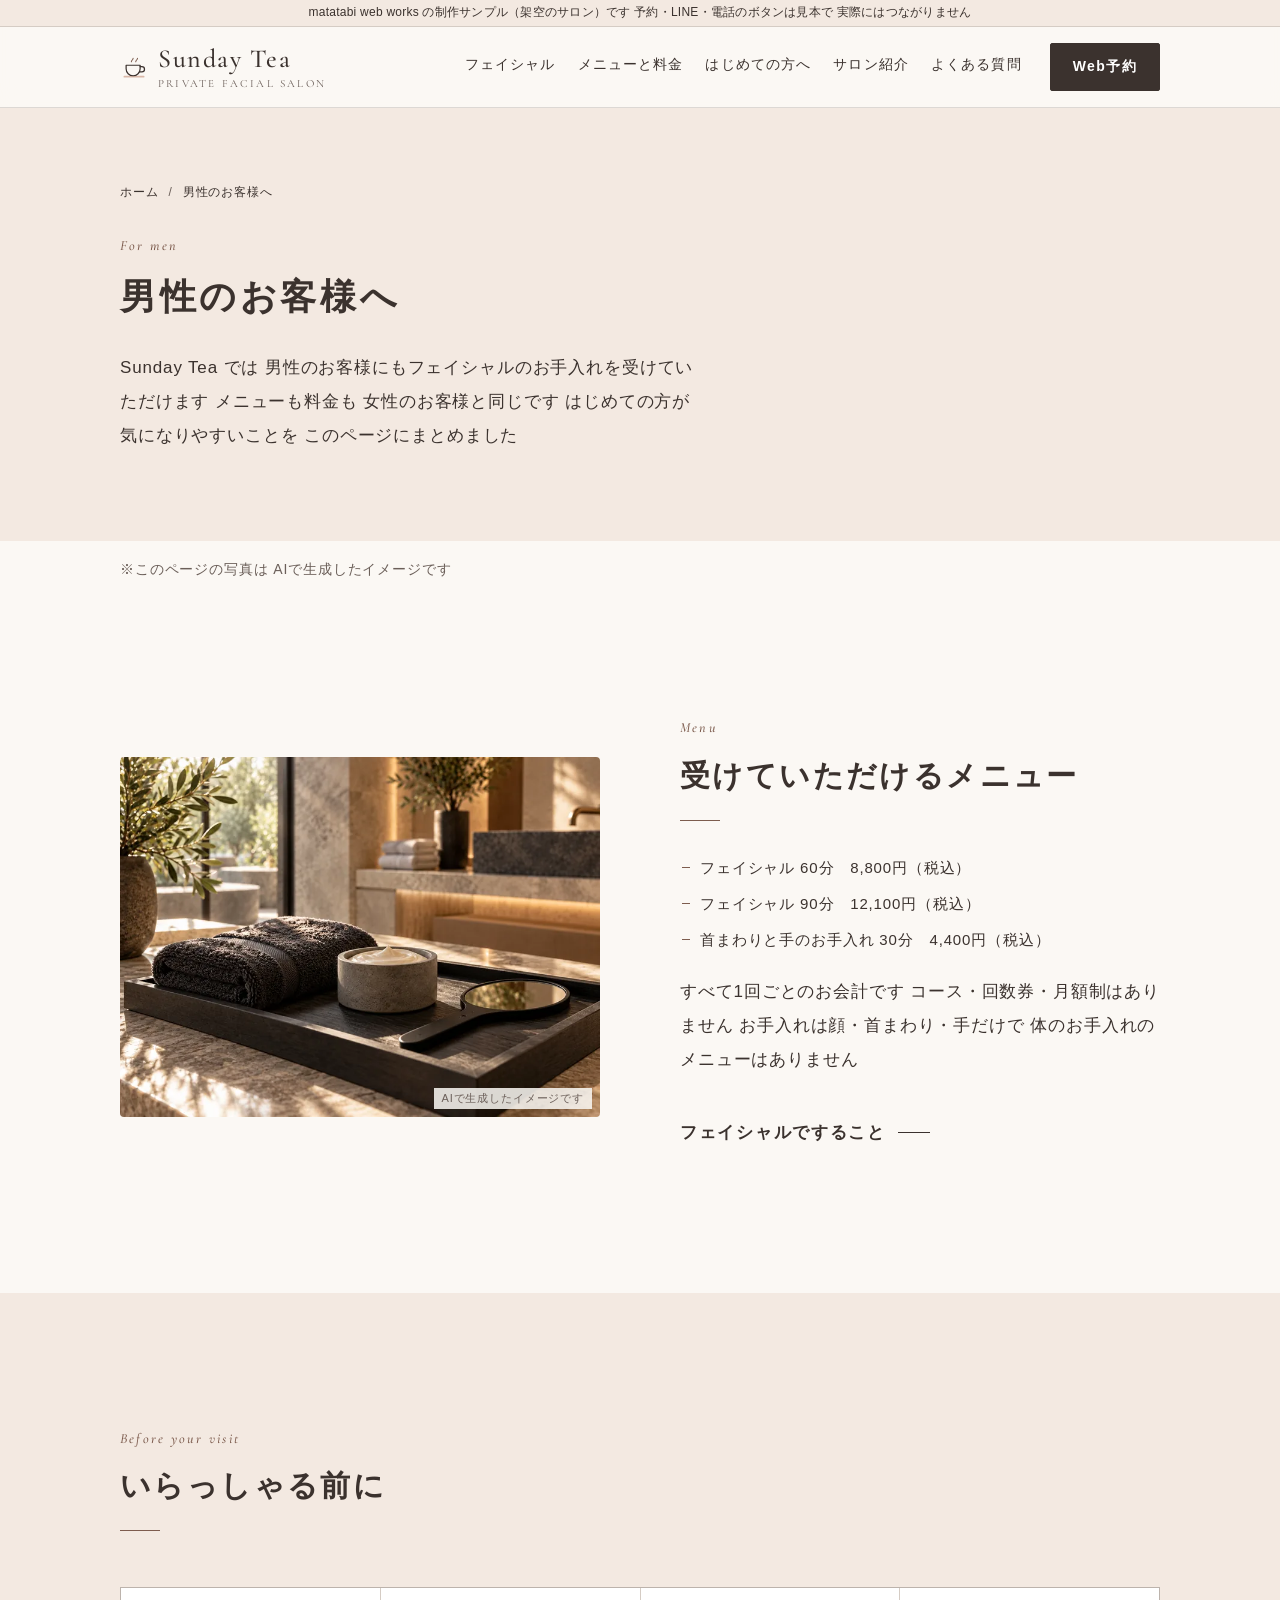
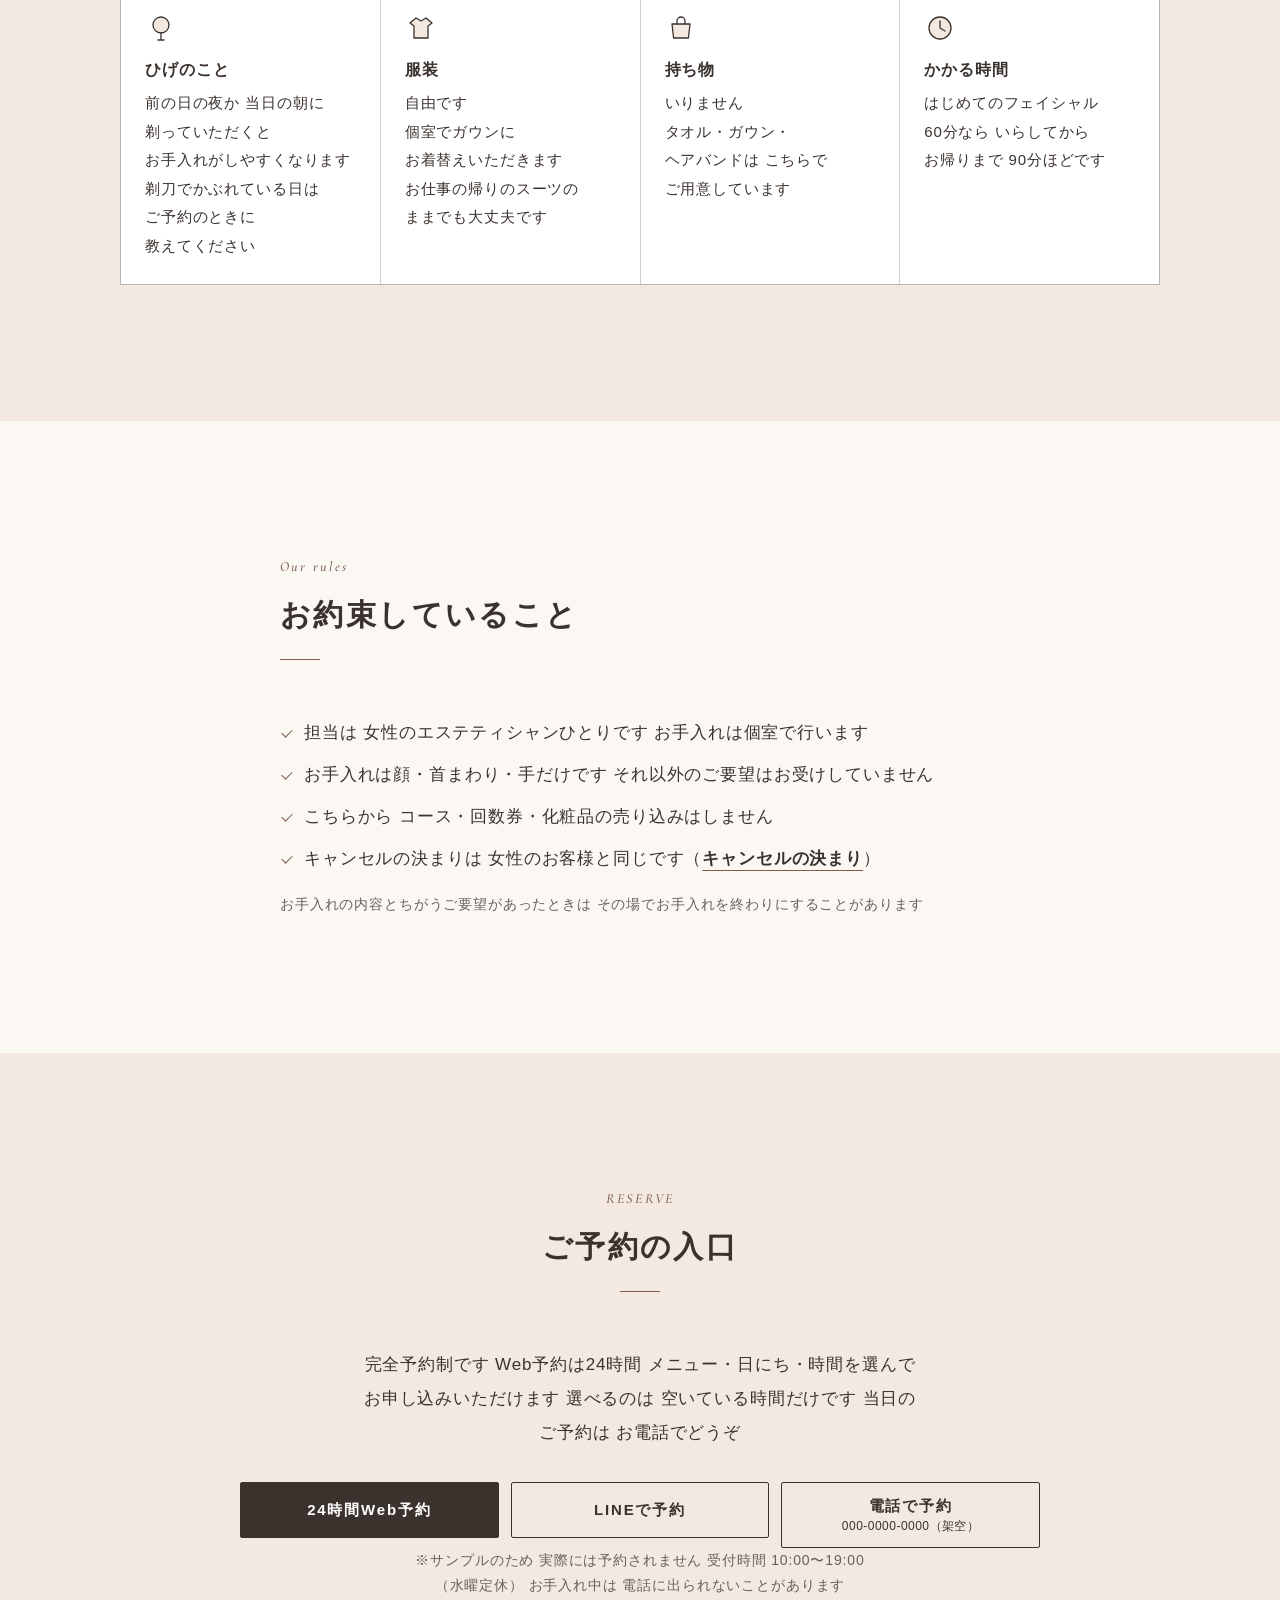
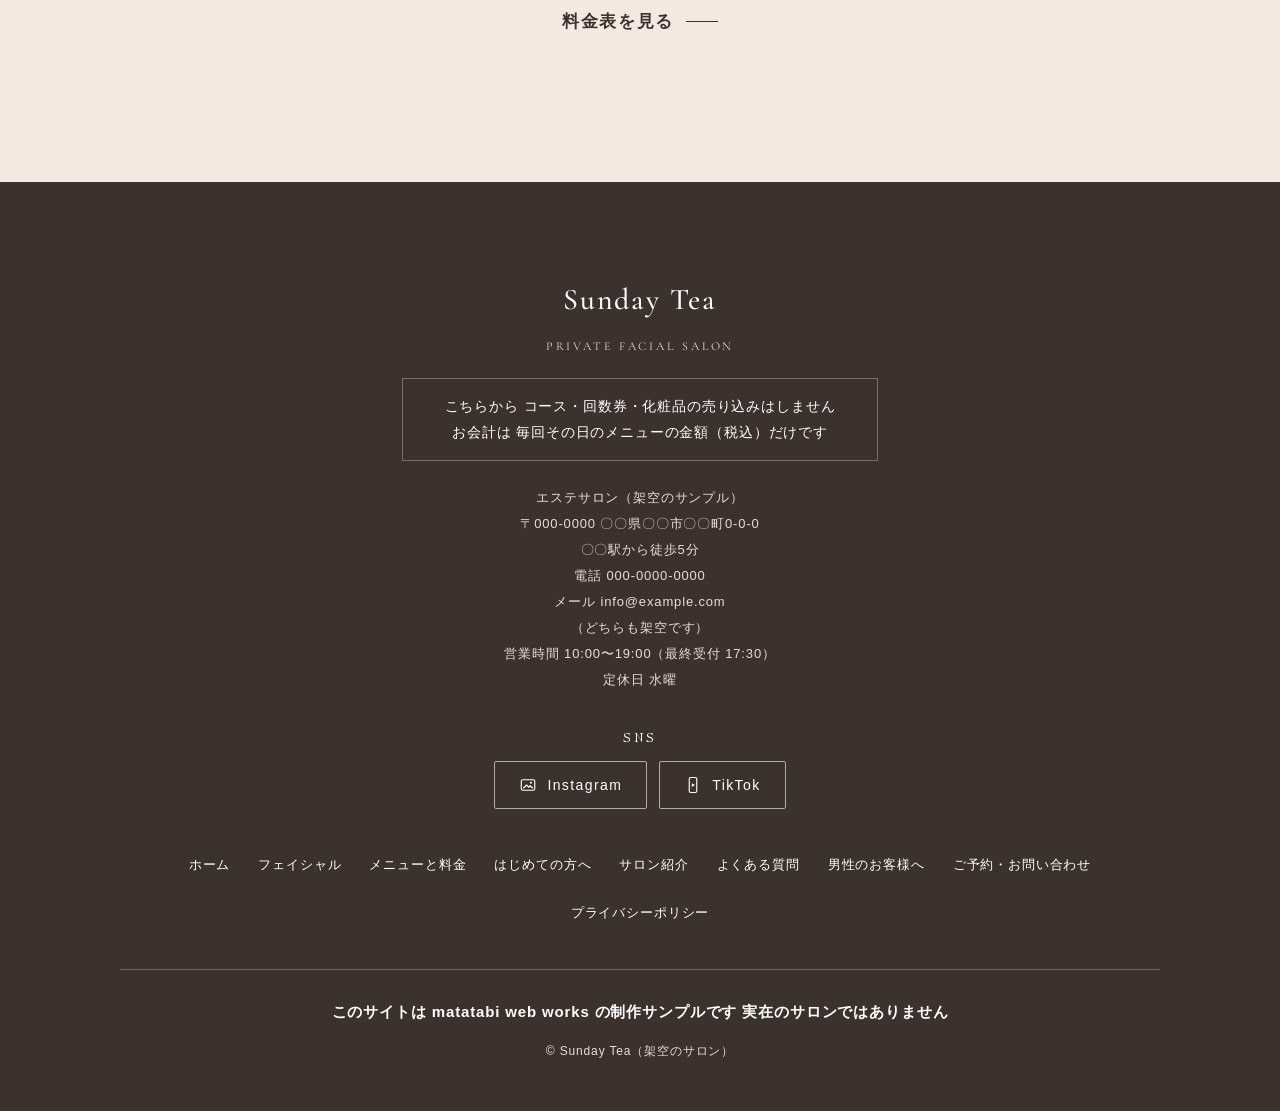
<file: men.html>
<!DOCTYPE html>
<html lang="ja" data-moji="d">
<head>
  <meta charset="UTF-8">
  <meta name="viewport" content="width=device-width, initial-scale=1">
  <meta name="robots" content="noindex">
  <meta name="format-detection" content="telephone=no">
  <title>男性のお客様へ｜Sunday Tea（フェイシャル専門のサロン・制作サンプル・架空）</title>
  <meta name="description" content="Sunday Tea では、男性のお客様にもフェイシャルと首まわりのお手入れを受けていただけます。メニューと料金は女性のお客様と同じ（税込・1回ごと）。ひげのこと、服装、持ち物、かかる時間。">
  <meta property="og:title" content="男性のお客様へ｜Sunday Tea（フェイシャル専門のサロン・制作サンプル・架空）">
  <meta property="og:description" content="男性のお客様のフェイシャル。メニューと料金は同じ（税込・1回ごと）。（制作サンプル・架空のサロン）">
  <meta property="og:type" content="article">
  <meta property="og:site_name" content="Sunday Tea（制作サンプル・架空のサロン）">
  <meta property="og:locale" content="ja_JP">
  <meta name="theme-color" content="#3B322E">
  <link rel="icon" href="images/favicon.svg" type="image/svg+xml">
  <link rel="preconnect" href="https://fonts.googleapis.com">
  <link rel="preconnect" href="https://fonts.gstatic.com" crossorigin>
  <!-- 字体は「使う文字だけ」を読む。アドレスの text= は tools/font-text.py が書き換える -->
  <link rel="stylesheet" data-font="mincho" href="https://fonts.googleapis.com/css2?family=Shippori+Mincho+B1:wght@600&amp;text=%25%26%2C-.0123456789%3A%40ABCDEFGIKLMNOPQRSTUVWYacdefgiklmnoprstuvwxy%E2%80%BB%E2%91%A0%E2%91%A1%E2%91%A2%E2%91%A3%E2%91%A4%E3%80%81%E3%80%82%E3%80%87%E3%80%8C%E3%80%8D%E3%80%92%E3%80%94%E3%80%95%E3%80%9C%E3%81%82%E3%81%84%E3%81%86%E3%81%88%E3%81%8A%E3%81%8B%E3%81%8C%E3%81%8D%E3%81%8F%E3%81%90%E3%81%91%E3%81%92%E3%81%93%E3%81%94%E3%81%95%E3%81%97%E3%81%98%E3%81%99%E3%81%9A%E3%81%9B%E3%81%9C%E3%81%9D%E3%81%9E%E3%81%9F%E3%81%A0%E3%81%A1%E3%81%A3%E3%81%A4%E3%81%A5%E3%81%A6%E3%81%A7%E3%81%A8%E3%81%A9%E3%81%AA%E3%81%AB%E3%81%AE%E3%81%AF%E3%81%B0%E3%81%B2%E3%81%B5%E3%81%B6%E3%81%B8%E3%81%B9%E3%81%BB%E3%81%BE%E3%81%BF%E3%82%81%E3%82%82%E3%82%83%E3%82%84%E3%82%86%E3%82%88%E3%82%89%E3%82%8A%E3%82%8B%E3%82%8C%E3%82%8D%E3%82%8F%E3%82%92%E3%82%93%E3%82%A2%E3%82%A3%E3%82%A4%E3%82%A6%E3%82%A7%E3%82%A8%E3%82%A9%E3%82%AA%E3%82%AB%E3%82%AD%E3%82%AF%E3%82%B0%E3%82%B3%E3%82%B5%E3%82%B6%E3%82%B7%E3%82%B8%E3%82%B9%E3%82%BB%E3%82%BF%E3%83%83%E3%83%86%E3%83%87%E3%83%88%E3%83%89%E3%83%8B%E3%83%8D%E3%83%90%E3%83%91%E3%83%93%E3%83%95%E3%83%96%E3%83%97%E3%83%9A%E3%83%9B%E3%83%9C%E3%83%9D%E3%83%9F%E3%83%A0%E3%83%A1%E3%83%A3%E3%83%A5%E3%83%A9%E3%83%AA%E3%83%AB%E3%83%AC%E3%83%AD%E3%83%B3%E3%83%BB%E3%83%BC%E4%B8%80%E4%B8%8A%E4%B8%8B%E4%B9%BE%E4%BA%88%E4%BA%8B%E4%BA%BA%E4%BB%8B%E4%BB%95%E4%BB%98%E4%BB%A4%E4%BB%A5%E4%BC%91%E4%BC%9A%E4%BC%9D%E4%BD%8F%E4%BD%93%E4%BD%95%E4%BD%9C%E4%BD%BF%E4%BE%8B%E4%BE%9D%E4%BF%9D%E5%80%8B%E5%82%99%E5%85%88%E5%85%A5%E5%85%A8%E5%86%85%E5%86%86%E5%86%99%E5%87%A6%E5%87%BA%E5%88%86%E5%88%87%E5%88%A9%E5%88%B6%E5%88%B8%E5%89%8A%E5%89%8D%E5%8A%9B%E5%8A%A0%E5%8C%96%E5%8D%88%E5%8F%96%E5%8F%97%E5%8F%A3%E5%8F%B7%E5%90%84%E5%90%88%E5%90%8C%E5%90%8D%E5%91%BD%E5%95%8F%E5%9B%9E%E5%9B%B2%E5%A0%B1%E5%A0%B4%E5%A3%B2%E5%A4%89%E5%A4%96%E5%A4%A7%E5%A9%9A%E5%AD%90%E5%AD%97%E5%AD%98%E5%AD%A3%E5%AE%88%E5%AE%89%E5%AE%9A%E5%AE%9F%E5%AE%A2%E5%AE%A4%E5%AE%B6%E5%AE%B9%E5%AF%BE%E5%B0%82%E5%B0%91%E5%B1%8B%E5%B8%82%E5%B8%8C%E5%B8%B0%E5%B9%B4%E5%BA%97%E5%BC%8F%E5%BC%B7%E5%BD%93%E5%BE%8B%E5%BE%8C%E5%BE%97%E5%BF%85%E5%BF%9C%E6%80%A7%E6%83%85%E6%84%8F%E6%89%80%E6%89%8B%E6%89%95%E6%89%B1%E6%8A%BC%E6%8C%81%E6%8E%A2%E6%94%AF%E6%95%B0%E6%96%87%E6%96%99%E6%96%AD%E6%96%B9%E6%97%A5%E6%99%82%E6%9B%9C%E6%9B%B4%E6%9B%B8%E6%9B%BF%E6%9C%80%E6%9C%88%E6%9C%8D%E6%9C%9B%E6%9C%9F%E6%9C%AB%E6%9C%AC%E6%9D%9F%E6%9D%A5%E6%9E%B6%E6%A1%88%E6%A2%B0%E6%A6%82%E6%A7%98%E6%A8%AA%E6%A9%9F%E6%AC%A1%E6%AD%A3%E6%AE%8B%E6%B0%97%E6%B0%B4%E6%B1%BA%E6%B2%BF%E6%B3%95%E6%B3%A1%E6%B3%A8%E6%B4%97%E6%B5%81%E6%B6%88%E6%B8%A1%E6%BA%96%E7%82%B9%E7%84%A1%E7%87%A5%E7%89%A9%E7%90%86%E7%94%A3%E7%94%A8%E7%94%B7%E7%94%BA%E7%94%BB%E7%95%AA%E7%99%BA%E7%9A%84%E7%9B%AE%E7%9B%B4%E7%9B%B8%E7%9C%8C%E7%9C%9F%E7%9D%80%E7%9F%A5%E7%9F%AD%E7%A0%82%E7%A2%BA%E7%A4%BA%E7%A4%BE%E7%A7%BB%E7%A8%8E%E7%A9%BA%E7%AA%93%E7%AB%AF%E7%AE%A1%E7%AF%80%E7%B2%A7%E7%B4%84%E7%B4%B9%E7%B5%84%E7%B5%90%E7%B5%A1%E7%BD%AE%E7%BE%8E%E8%82%8C%E8%85%95%E8%8C%B6%E8%90%BD%E8%A1%8C%E8%A1%A8%E8%A3%85%E8%A4%92%E8%A6%81%E8%A6%8B%E8%A6%A7%E8%A8%82%E8%A8%88%E8%A8%98%E8%A9%B1%E8%AA%8D%E8%AA%AD%E8%AA%BF%E8%AB%87%E8%AD%B7%E8%B2%A1%E8%B3%AA%E8%B6%B3%E8%BC%89%E8%BE%BC%E8%BF%94%E8%BF%BD%E9%80%81%E9%80%A3%E9%81%85%E9%81%8E%E9%81%A9%E9%81%B8%E9%83%A8%E9%87%91%E9%87%9D%E9%8D%B5%E9%95%B7%E9%96%80%E9%96%89%E9%96%93%E9%96%A2%E9%99%8D%E9%99%A4%E9%9A%9B%E9%9B%A3%E9%9B%B0%E9%9B%BB%E9%9D%99%E9%9D%A2%E9%A0%90%E9%A0%BC%E9%A1%8D%E9%A1%94%E9%A1%98%E9%A6%96%EF%BC%88%EF%BC%89%EF%BC%8B%EF%BC%8F%EF%BC%9A&amp;display=swap">
  <link rel="stylesheet" data-font="gothic" href="https://fonts.googleapis.com/css2?family=Zen+Kaku+Gothic+New:wght@400;700&amp;text=%20%22%25%26%28%29%2C-.0123456789%3A%3D%40ABCDEFGIJKLMNOPQRSTUVWY%5B%5D_abcdefghijklmnopqrstuvwxy%C2%A9%C3%97%E2%80%B9%E2%80%BA%E2%80%BB%E2%91%A0%E2%91%A1%E2%91%A2%E2%91%A3%E2%91%A4%E2%96%B3%E2%97%8B%E3%80%81%E3%80%82%E3%80%87%E3%80%8C%E3%80%8D%E3%80%92%E3%80%94%E3%80%95%E3%80%9C%E3%81%82%E3%81%84%E3%81%86%E3%81%88%E3%81%8A%E3%81%8B%E3%81%8C%E3%81%8D%E3%81%8E%E3%81%8F%E3%81%90%E3%81%91%E3%81%92%E3%81%93%E3%81%94%E3%81%95%E3%81%96%E3%81%97%E3%81%98%E3%81%99%E3%81%9A%E3%81%9B%E3%81%9C%E3%81%9D%E3%81%9E%E3%81%9F%E3%81%A0%E3%81%A1%E3%81%A3%E3%81%A4%E3%81%A5%E3%81%A6%E3%81%A7%E3%81%A8%E3%81%A9%E3%81%AA%E3%81%AB%E3%81%AD%E3%81%AE%E3%81%AF%E3%81%B0%E3%81%B2%E3%81%B4%E3%81%B5%E3%81%B6%E3%81%B8%E3%81%B9%E3%81%BB%E3%81%BE%E3%81%BF%E3%82%80%E3%82%81%E3%82%82%E3%82%83%E3%82%84%E3%82%86%E3%82%87%E3%82%88%E3%82%89%E3%82%8A%E3%82%8B%E3%82%8C%E3%82%8D%E3%82%8F%E3%82%92%E3%82%93%E3%82%A2%E3%82%A3%E3%82%A4%E3%82%A6%E3%82%A7%E3%82%A8%E3%82%A9%E3%82%AA%E3%82%AB%E3%82%AC%E3%82%AD%E3%82%AF%E3%82%B0%E3%82%B1%E3%82%B3%E3%82%B5%E3%82%B6%E3%82%B7%E3%82%B8%E3%82%B9%E3%82%BA%E3%82%BB%E3%82%BF%E3%83%80%E3%83%81%E3%83%83%E3%83%84%E3%83%86%E3%83%87%E3%83%88%E3%83%89%E3%83%8B%E3%83%8D%E3%83%8F%E3%83%90%E3%83%91%E3%83%93%E3%83%95%E3%83%96%E3%83%97%E3%83%98%E3%83%99%E3%83%9A%E3%83%9B%E3%83%9C%E3%83%9D%E3%83%9E%E3%83%9F%E3%83%A0%E3%83%A1%E3%83%A3%E3%83%A5%E3%83%A9%E3%83%AA%E3%83%AB%E3%83%AC%E3%83%AD%E3%83%B3%E3%83%BB%E3%83%BC%E4%B8%80%E4%B8%88%E4%B8%89%E4%B8%8A%E4%B8%8B%E4%B8%A1%E4%B8%A6%E4%B8%AD%E4%B8%B8%E4%B9%BE%E4%BA%86%E4%BA%88%E4%BA%8B%E4%BA%BA%E4%BB%8A%E4%BB%8B%E4%BB%95%E4%BB%98%E4%BB%A4%E4%BB%A5%E4%BB%BB%E4%BC%91%E4%BC%9A%E4%BC%9D%E4%BD%8F%E4%BD%93%E4%BD%95%E4%BD%9C%E4%BD%BF%E4%BE%8B%E4%BE%9D%E4%BF%82%E4%BF%9D%E4%BF%A1%E5%80%8B%E5%82%99%E5%84%AA%E5%85%83%E5%85%88%E5%85%89%E5%85%A5%E5%85%A8%E5%85%AC%E5%85%B7%E5%85%B8%E5%86%85%E5%86%86%E5%86%8D%E5%86%99%E5%87%A6%E5%87%BA%E5%88%80%E5%88%86%E5%88%87%E5%88%9D%E5%88%A9%E5%88%B6%E5%88%B8%E5%89%83%E5%89%8A%E5%89%8D%E5%89%B2%E5%8A%9B%E5%8A%A0%E5%8A%A9%E5%8A%B9%E5%8B%95%E5%8B%A4%E5%8C%85%E5%8C%96%E5%8C%BB%E5%8D%88%E5%8D%B0%E5%8F%8B%E5%8F%96%E5%8F%97%E5%8F%A3%E5%8F%A5%E5%8F%B0%E5%8F%B7%E5%90%84%E5%90%88%E5%90%8C%E5%90%8D%E5%90%AB%E5%91%BD%E5%93%81%E5%95%8F%E5%96%B6%E5%99%A8%E5%9B%9E%E5%9B%A3%E5%9B%B2%E5%9B%B3%E5%9C%92%E5%9C%9F%E5%9C%A8%E5%9C%B0%E5%A0%B1%E5%A0%B4%E5%A3%81%E5%A3%B0%E5%A3%B2%E5%A4%89%E5%A4%96%E5%A4%9C%E5%A4%A7%E5%A4%AB%E5%A5%91%E5%A5%A5%E5%A5%B3%E5%A5%BD%E5%A6%8A%E5%A7%8B%E5%A8%A0%E5%A9%9A%E5%AD%90%E5%AD%97%E5%AD%98%E5%AD%A3%E5%AE%88%E5%AE%89%E5%AE%8C%E5%AE%9A%E5%AE%9F%E5%AE%A2%E5%AE%A4%E5%AE%B6%E5%AE%B9%E5%AF%BE%E5%B0%82%E5%B0%8F%E5%B0%91%E5%B1%80%E5%B1%8A%E5%B1%8B%E5%B1%B1%E5%B7%AE%E5%B8%82%E5%B8%8C%E5%B8%AB%E5%B8%AD%E5%B8%B0%E5%B9%B4%E5%BA%97%E5%BA%A6%E5%BC%8F%E5%BC%95%E5%BC%B1%E5%BC%B5%E5%BC%B7%E5%BD%93%E5%BD%A2%E5%BD%B1%E5%BE%85%E5%BE%8B%E5%BE%8C%E5%BE%92%E5%BE%97%E5%BF%83%E5%BF%85%E5%BF%9C%E6%80%A7%E6%81%AF%E6%83%85%E6%84%8F%E6%84%9F%E6%85%8B%E6%85%AE%E6%88%90%E6%89%80%E6%89%8B%E6%89%95%E6%89%B1%E6%89%BF%E6%8A%98%E6%8A%BC%E6%8B%85%E6%8C%81%E6%8C%BF%E6%8D%A8%E6%8E%A2%E6%8E%A7%E6%8E%B2%E6%8F%9B%E6%94%AF%E6%95%99%E6%95%B0%E6%96%87%E6%96%99%E6%96%AD%E6%96%B0%E6%96%B9%E6%97%A5%E6%98%8E%E6%99%82%E6%9B%9C%E6%9B%B4%E6%9B%B8%E6%9B%BF%E6%9C%80%E6%9C%88%E6%9C%8D%E6%9C%9B%E6%9C%9D%E6%9C%9F%E6%9C%A8%E6%9C%AB%E6%9C%AC%E6%9D%9F%E6%9D%A5%E6%9D%AF%E6%9E%9A%E6%9E%A0%E6%9E%B6%E6%A0%BC%E6%A1%88%E6%A2%B0%E6%A3%9A%E6%A4%8D%E6%A5%AD%E6%A5%BD%E6%A6%82%E6%A7%98%E6%A8%AA%E6%A9%9F%E6%AC%A1%E6%AD%A2%E6%AD%A3%E6%AD%A9%E6%AE%8B%E6%AE%B5%E6%AF%8E%E6%B0%91%E6%B0%97%E6%B0%B4%E6%B1%BA%E6%B2%BF%E6%B3%81%E6%B3%95%E6%B3%A1%E6%B3%A8%E6%B4%97%E6%B5%81%E6%B6%88%E6%B6%B2%E6%B7%BB%E6%B8%88%E6%B8%A1%E6%B9%AF%E6%BA%80%E6%BA%96%E6%BF%83%E7%81%AB%E7%82%B9%E7%84%A1%E7%85%A7%E7%87%A5%E7%89%A9%E7%89%B9%E7%8A%B6%E7%8E%84%E7%8F%BE%E7%90%86%E7%93%B6%E7%94%9F%E7%94%A3%E7%94%A8%E7%94%B0%E7%94%B1%E7%94%B3%E7%94%B7%E7%94%BA%E7%94%BB%E7%95%99%E7%95%A5%E7%95%AA%E7%99%82%E7%99%BA%E7%99%BD%E7%9A%84%E7%9A%BF%E7%9B%AE%E7%9B%B4%E7%9B%B8%E7%9C%81%E7%9C%8C%E7%9C%9F%E7%9C%A0%E7%9D%80%E7%9F%A2%E7%9F%A5%E7%9F%AD%E7%9F%B3%E7%A0%82%E7%A2%BA%E7%A4%BA%E7%A4%BE%E7%A7%BB%E7%A8%8E%E7%A8%AE%E7%A9%BA%E7%AA%93%E7%AB%8B%E7%AB%AF%E7%AC%AC%E7%AE%A1%E7%AF%80%E7%B2%A7%E7%B4%84%E7%B4%99%E7%B4%B9%E7%B5%82%E7%B5%84%E7%B5%90%E7%B5%A1%E7%B6%9A%E7%B7%8A%E7%B7%92%E7%B8%81%E7%BD%AE%E7%BE%8E%E8%80%83%E8%80%85%E8%81%9E%E8%82%8C%E8%85%95%E8%87%AA%E8%89%AF%E8%89%B2%E8%8A%B1%E8%8B%A6%E8%8C%B6%E8%90%BD%E8%91%89%E8%96%84%E8%A1%8C%E8%A1%A8%E8%A2%96%E8%A3%85%E8%A4%92%E8%A6%81%E8%A6%8B%E8%A6%A7%E8%A7%92%E8%A8%82%E8%A8%88%E8%A8%98%E8%A9%B1%E8%AA%8D%E8%AA%AC%E8%AA%AD%E8%AA%BF%E8%AB%87%E8%AD%B7%E8%B2%A1%E8%B2%A9%E8%B2%B8%E8%B3%87%E8%B3%AA%E8%B5%A4%E8%B6%B3%E8%BA%AB%E8%BB%8A%E8%BB%BD%E8%BC%89%E8%BE%BA%E8%BE%BC%E8%BF%8E%E8%BF%91%E8%BF%94%E8%BF%B7%E8%BF%BD%E9%80%81%E9%80%94%E9%80%9A%E9%80%A3%E9%80%B2%E9%81%85%E9%81%8E%E9%81%93%E9%81%A0%E9%81%A9%E9%81%B8%E9%83%A8%E9%85%8D%E9%87%8D%E9%87%91%E9%87%9D%E9%89%A2%E9%8D%B5%E9%8F%A1%E9%95%B7%E9%96%80%E9%96%89%E9%96%8B%E9%96%93%E9%96%A2%E9%99%8D%E9%99%A2%E9%99%A4%E9%9A%8E%E9%9A%9B%E9%9B%A3%E9%9B%B0%E9%9B%BB%E9%9D%99%E9%9D%A2%E9%9F%B3%E9%A0%85%E9%A0%86%E9%A0%88%E9%A0%90%E9%A0%AC%E9%A0%BC%E9%A1%8D%E9%A1%94%E9%A1%98%E9%A1%9E%E9%A3%B2%E9%A6%96%E9%A6%99%E9%A7%85%E9%A7%90%E9%AB%98%E9%B3%B4%E9%BB%92%EF%BC%88%EF%BC%89%EF%BC%8B%EF%BC%8F%EF%BC%9A%EF%BC%9D%EF%BC%9F%EF%BD%9C&amp;display=swap">
  <link rel="stylesheet" data-font="accent" href="https://fonts.googleapis.com/css2?family=Cormorant+Garamond:ital,wght@0,500;1,500&amp;text=%20%26%2C.0123456789%3AABCDEFGIKLMNOPQRSTUVWYacdefilmnoprstuvwy&amp;display=swap">
  <link rel="stylesheet" href="css/style.css?v=20261031-4">
  <script src="js/main.js?v=20261009-09" defer></script>
</head>
<body class="has-fixed-cta">
  <a class="skip-link" href="#main">本文へ<wbr>移動</a>
  <header class="site-header">
    <p class="sample-notice"><span class="sample-notice__pc">matatabi web works の<wbr>制作サンプル<wbr>（架空の<wbr>サロン）です 予約・LINE・電話の<wbr>ボタンは<wbr>見本で 実際には<wbr>つながりません</span> <span class="sample-notice__sp">matatabi web works の<wbr>見本です<wbr>（架空の<wbr>サロン）</span></p>
    <div class="container site-header__inner">
      <a href="index.html" class="site-logo">
        <img src="images/logo-mark.svg" alt="" width="28" height="28">
        <span class="site-logo__text"><span class="site-logo__name">Sunday Tea</span><span class="site-logo__sub">PRIVATE FACIAL SALON</span></span>
      </a>
      <nav class="global-nav" id="global-nav" aria-label="メインメニュー">
        <ul class="global-nav__list">
          <li data-wrap="phrase" class="global-nav__home"><a href="index.html"><span>ホーム</span></a></li>
          <li data-wrap="phrase"><a href="facial.html"><span>フェイシャル</span></a></li>
          <li data-wrap="phrase"><a href="menu.html"><span>メニューと<wbr>料金</span></a></li>
          <li data-wrap="phrase"><a href="first.html"><span>はじめての<wbr>方へ</span></a></li>
          <li data-wrap="phrase"><a href="about.html"><span>サロン紹介</span></a></li>
          <li data-wrap="phrase"><a href="faq.html"><span>よく<wbr>ある<wbr>質問</span></a></li>
          <li data-wrap="phrase" class="global-nav__reserve-sp"><a href="reserve.html"><span>ご予約・<wbr>お問い合わせ</span></a></li>
        </ul>
        <p data-wrap="phrase" class="global-nav__cta"><a href="reserve.html#booking" class="btn btn--primary">24時間<wbr>Web予約</a></p>
      </nav>
      <div class="header-actions">
        <a href="reserve.html#booking" class="btn btn--primary header-reserve">Web予約</a>
        <button type="button" class="menu-toggle" aria-label="メニューを開く" aria-expanded="false" aria-controls="global-nav">
          <span class="menu-toggle__bars" aria-hidden="true"></span>
        </button>
      </div>
    </div>
  </header>
  <main id="main">
    <div class="page-head">
      <div class="container">
        <nav class="breadcrumb" aria-label="パンくずリスト">
          <ol>
            <li data-wrap="phrase"><a href="index.html">ホーム</a></li>
            <li data-wrap="phrase"><span aria-current="page">男性の<wbr>お客様へ</span></li>
          </ol>
        </nav>
        <span class="eyebrow" aria-hidden="true">For men</span>
        <h1 class="page-head__title">男性の<wbr>お客様へ</h1>
        <p class="lead">Sunday Tea では 男性の<wbr>お客様にも<wbr>フェイシャルの<wbr>お手入れを<wbr>受けていただけます メニューも<wbr>料金も 女性の<wbr>お客様と<wbr>同じです はじめての<wbr>方が<wbr>気に<wbr>なりやすい<wbr>ことを この<wbr>ページに<wbr>まとめました</p>
      </div>
    </div>
    <p data-wrap="phrase" class="container note photo-ai-note">※<wbr>この<wbr>ページの<wbr>写真は AIで<wbr>生成した<wbr>イメージです</p>

    <section class="section" aria-labelledby="men-menu-title">
      <div class="container">
        <div class="split reveal">
          <div class="split__image">
            <figure class="photo photo--4x3 reveal-clip" data-photo="P21"><img src="images/photos/p21-men-tray-800.webp" srcset="images/photos/p21-men-tray-800.webp 800w, images/photos/p21-men-tray-1200.webp 1200w" sizes="(min-width: 1024px) 560px, 100vw" alt="黒い木のトレイに、濃い色のたたんだタオル、クリームの器、黒い手鏡" width="800" height="600" loading="lazy" decoding="async"><figcaption data-wrap="phrase" class="photo-note">AIで<wbr>生成した<wbr>イメージです</figcaption></figure>
          </div>
          <div class="split__text">
            <span class="eyebrow" aria-hidden="true">Menu</span>
            <h2 class="section-title" id="men-menu-title">受けていただける<wbr>メニュー</h2>
            <ul class="dot-list" style="margin-top: 32px;">
              <li data-wrap="phrase">フェイシャル 60分　8,800円<wbr>（税込）</li>
              <li data-wrap="phrase">フェイシャル 90分　12,100円<wbr>（税込）</li>
              <li data-wrap="phrase">首まわりと<wbr>手の<wbr>お手入れ 30分　4,400円<wbr>（税込）</li>
            </ul>
            <p style="margin-top: 20px;">すべて<wbr>1回ごとの<wbr>お会計です コース・回数券・月額制は<wbr>ありません お手入れは<wbr>顔・首まわり・手だけで 体の<wbr>お手入れの<wbr>メニューは<wbr>ありません</p>
            <a href="facial.html" class="more-link">フェイシャルでする<wbr>こと</a>
          </div>
        </div>
      </div>
    </section>

    <section class="section section--pale" aria-labelledby="men-before-title">
      <div class="container reveal">
        <div class="section-head">
          <span class="eyebrow" aria-hidden="true">Before your visit</span>
          <h2 class="section-title" id="men-before-title">いらっしゃる<wbr>前に</h2>
        </div>
        <ul class="info-grid info-grid--4">
          <li class="info-grid__item">
            <img src="images/icon-face.svg" alt="" width="32" height="32" loading="lazy">
            <h3>ひげの<wbr>こと</h3>
            <p data-wrap="phrase">前の<wbr>日の<wbr>夜か 当日の<wbr>朝に<wbr>剃っていただくと お手入れが<wbr>しやすくなります 剃刀でかぶれている<wbr>日は ご予約の<wbr>ときに<wbr>教えてください</p>
          </li>
          <li class="info-grid__item">
            <img src="images/icon-cloth.svg" alt="" width="32" height="32" loading="lazy">
            <h3>服装</h3>
            <p data-clauses="1" data-wrap="phrase"><span class="kc">自由です</span> <span class="kc"><wbr>個室で<wbr>ガウンに<wbr>お着替えいただきます</span> <span class="kc"><wbr>お仕事の<wbr>帰りの<wbr>スーツの<wbr>ままでも<wbr>大丈夫です</span></p>
          </li>
          <li class="info-grid__item">
            <img src="images/icon-bag.svg" alt="" width="32" height="32" loading="lazy">
            <h3>持ち物</h3>
            <p data-clauses="1" data-wrap="phrase"><span class="kc">いりません</span> <span class="kc"><wbr>タオル・ガウン・ヘアバンドは こちらで<wbr>ご用意しています</span></p>
          </li>
          <li class="info-grid__item">
            <img src="images/icon-clock.svg" alt="" width="32" height="32" loading="lazy">
            <h3>かかる<wbr>時間</h3>
            <p data-wrap="phrase">はじめての<wbr>フェイシャル 60分なら いらしてから<wbr>お帰りまで 90分ほどです</p>
          </li>
        </ul>
      </div>
    </section>

    <section class="section" aria-labelledby="men-rule-title">
      <div class="container container--narrow reveal">
        <div class="section-head">
          <span class="eyebrow" aria-hidden="true">Our rules</span>
          <h2 class="section-title" id="men-rule-title">お約束している<wbr>こと</h2>
        </div>
        <ul class="check-list">
          <li data-clauses="1" data-wrap="phrase"><span class="kc">担当は 女性の<wbr>エステティシャンひとりです</span> <span class="kc"><wbr>お手入れは<wbr>個室で<wbr>行います</span></li>
          <li data-clauses="1" data-wrap="phrase"><span class="kc">お手入れは<wbr>顔・首まわり・手だけです</span> <span class="kc"><wbr>それ以外の<wbr>ご要望は<wbr>お受けしていません</span></li>
          <li data-wrap="phrase">こちらから コース・回数券・化粧品の<wbr>売り込みは<wbr>しません</li>
          <li data-wrap="phrase">キャンセルの<wbr>決まりは 女性の<wbr>お客様と<wbr>同じです<wbr>（<a href="first.html#cancel" class="text-link">キャンセルの<wbr>決まり</a>）</li>
        </ul>
        <p data-wrap="phrase" class="note" style="margin-top: 16px;">お手入れの<wbr>内容と<wbr>ちがう<wbr>ご要望が<wbr>あった<wbr>ときは その<wbr>場で<wbr>お手入れを<wbr>終わりに<wbr>する<wbr>ことがあります</p>
      </div>
    </section>

    <section class="cta" aria-labelledby="cta-title">
      <div class="container cta__inner reveal">
        <div class="section-head section-head--center">
          <span class="eyebrow" aria-hidden="true">RESERVE</span>
          <h2 class="section-title" id="cta-title">ご予約の<wbr>入口</h2>
        </div>
        <p>完全予<wbr>約制です Web予約は<wbr>24時間 メニュー・日に<wbr>ち・時間を<wbr>選んで<wbr>お申し込みいただけます 選べるのは 空いている<wbr>時間だけです 当日の<wbr>ご予約は お電話で<wbr>どうぞ</p>
        <ul class="entry-list">
          <li data-wrap="phrase"><a href="reserve.html#booking" class="btn btn--primary">24時間<wbr>Web予約</a></li>
          <li><button type="button" class="btn btn--secondary" data-sample-sns="LINE" aria-describedby="cta-entry-status">LINEで<wbr>予約</button></li>
          <li><button type="button" class="btn btn--secondary" data-sample-tel aria-describedby="cta-entry-status">電話で<wbr>予約<small>000-0000-0000<wbr>（架空）</small></button></li>
        </ul>
        <p class="note entry-status" id="cta-entry-status" role="status"></p>
        <p class="note cta__note">※サンプルの<wbr>ため 実際には<wbr>予約されません 受付時間 <span class="nowrap">10:00〜19:00</span><wbr>（水曜定休） お手入れ中は 電話に<wbr>出られないことがあります</p>
        <p data-wrap="phrase" class="cta__more"><a href="menu.html#price" class="more-link">料金表を<wbr>見る</a></p>
      </div>
    </section>
  </main>
  <footer class="site-footer">
    <div class="container">
      <p class="site-footer__name">Sunday Tea</p>
      <p class="site-footer__sub">PRIVATE FACIAL SALON</p>
      <p data-clauses="1" data-wrap="phrase" class="site-footer__promise"><span class="kc">こちらから コース・回数券・化粧品の<wbr>売り込みは<wbr>しません</span> <span class="kc"><wbr>お会計は 毎回<wbr>その<wbr>日の<wbr>メニューの<wbr>金額<wbr>（税込）だけです</span></p>
      <div class="site-footer__info">
        <p data-wrap="phrase">エステサロン<wbr>（架空の<wbr>サンプル）</p>
        <p data-wrap="phrase">〒000-0000 〇〇県〇〇市〇〇町0-0-0<br><span class="nowrap">〇〇駅から<wbr>徒歩5分</span></p>
        <p data-wrap="phrase">電話 000-0000-0000<br>メール info@example.com<br><span class="nowrap">（どちらも<wbr>架空です）</span></p>
        <p data-wrap="phrase">営業時間 <span class="nowrap">10:00〜19:00<wbr>（最終受付 17:30）</span><br>定休日 水曜</p>
      </div>
      <div class="sns">
        <p class="sns__title">SNS</p>
        <ul class="sns__list">
          <li><button type="button" class="sns-btn" data-sample-sns="Instagram" aria-describedby="sns-status-footer"><svg viewBox="0 0 24 24" aria-hidden="true" focusable="false"><rect x="3" y="5" width="18" height="14" rx="2" fill="none" stroke="currentColor" stroke-width="1.5"/><path d="M6 16l4-4 3 3 2-2 3 3" fill="none" stroke="currentColor" stroke-width="1.5" stroke-linecap="round" stroke-linejoin="round"/><circle cx="16" cy="9" r="1.4" fill="currentColor"/></svg><span>Instagram</span></button></li>
          <li><button type="button" class="sns-btn" data-sample-sns="TikTok" aria-describedby="sns-status-footer"><svg viewBox="0 0 24 24" aria-hidden="true" focusable="false"><rect x="7" y="2" width="10" height="20" rx="2" fill="none" stroke="currentColor" stroke-width="1.5"/><path d="M10.5 9.5l4 2.5-4 2.5z" fill="currentColor"/></svg><span>TikTok</span></button></li>
        </ul>
        <p class="sns__status" id="sns-status-footer" role="status"></p>
      </div>
      <nav class="site-footer__nav" aria-label="フッターメニュー">
        <ul>
          <li data-wrap="phrase"><a href="index.html">ホーム</a></li>
          <li data-wrap="phrase"><a href="facial.html">フェイシャル</a></li>
          <li data-wrap="phrase"><a href="menu.html">メニューと<wbr>料金</a></li>
          <li data-wrap="phrase"><a href="first.html">はじめての<wbr>方へ</a></li>
          <li data-wrap="phrase"><a href="about.html">サロン紹介</a></li>
          <li data-wrap="phrase"><a href="faq.html">よく<wbr>ある<wbr>質問</a></li>
          <li data-wrap="phrase"><a href="men.html" aria-current="page">男性の<wbr>お客様へ</a></li>
          <li data-wrap="phrase"><a href="reserve.html">ご予約・<wbr>お問い合わせ</a></li>
          <li data-wrap="phrase"><a href="privacy.html">プライバシーポリシー</a></li>
        </ul>
      </nav>
      <p data-clauses="1" data-wrap="phrase" class="site-footer__sample"><span class="kc">この<wbr>サイトは matatabi web works の<wbr>制作<wbr>サンプルです</span> <span class="kc"><wbr>実在の<wbr>サロンではありません</span></p>
      <small class="site-footer__copy">© Sunday Tea<wbr>（架空の<wbr>サロン）</small>
    </div>
  </footer>

  <div class="fixed-cta">
    <a href="menu.html#price" class="btn btn--secondary">料金</a>
    <button type="button" class="btn btn--secondary" data-sample-sns="LINE" aria-describedby="fixed-status">LINE</button>
    <a href="reserve.html#booking" class="btn btn--primary">Web予約</a>
    <p class="fixed-cta__status" id="fixed-status" role="status"></p>
  </div>
</body>
</html>
</file>
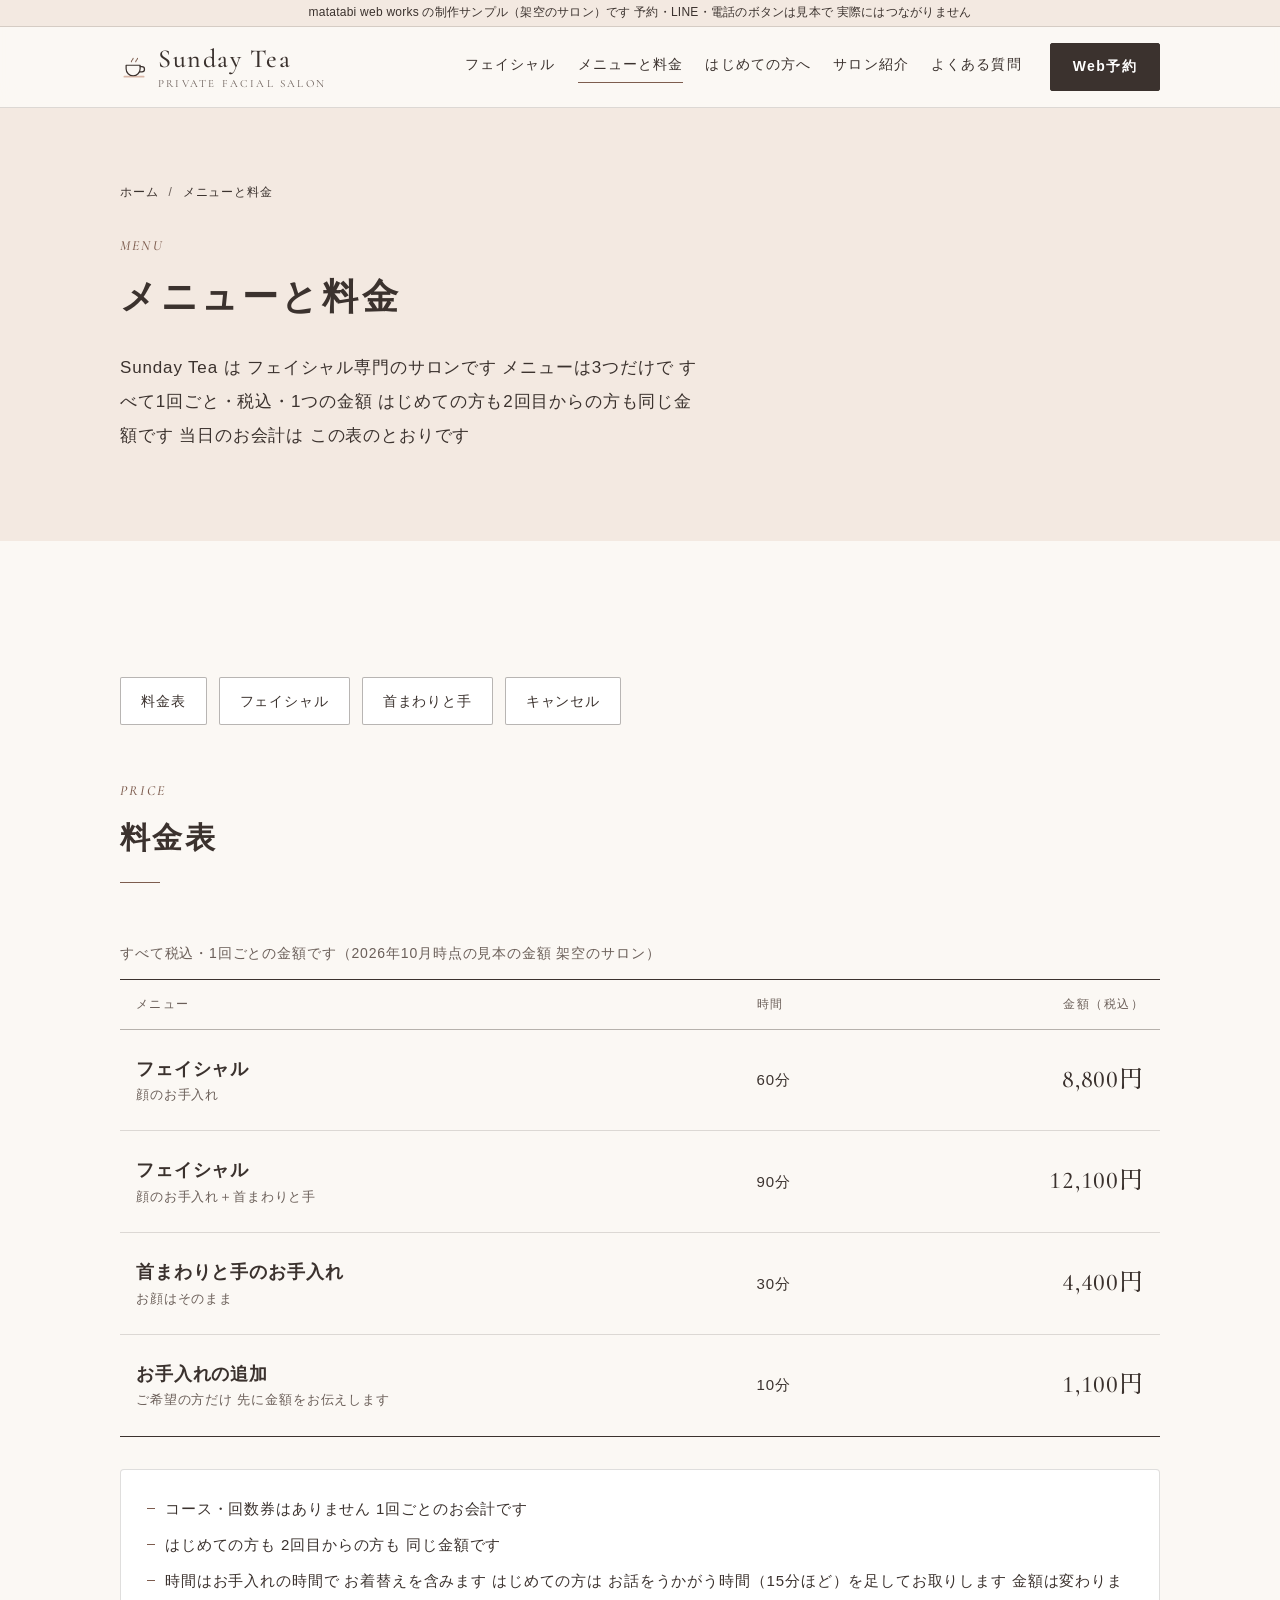
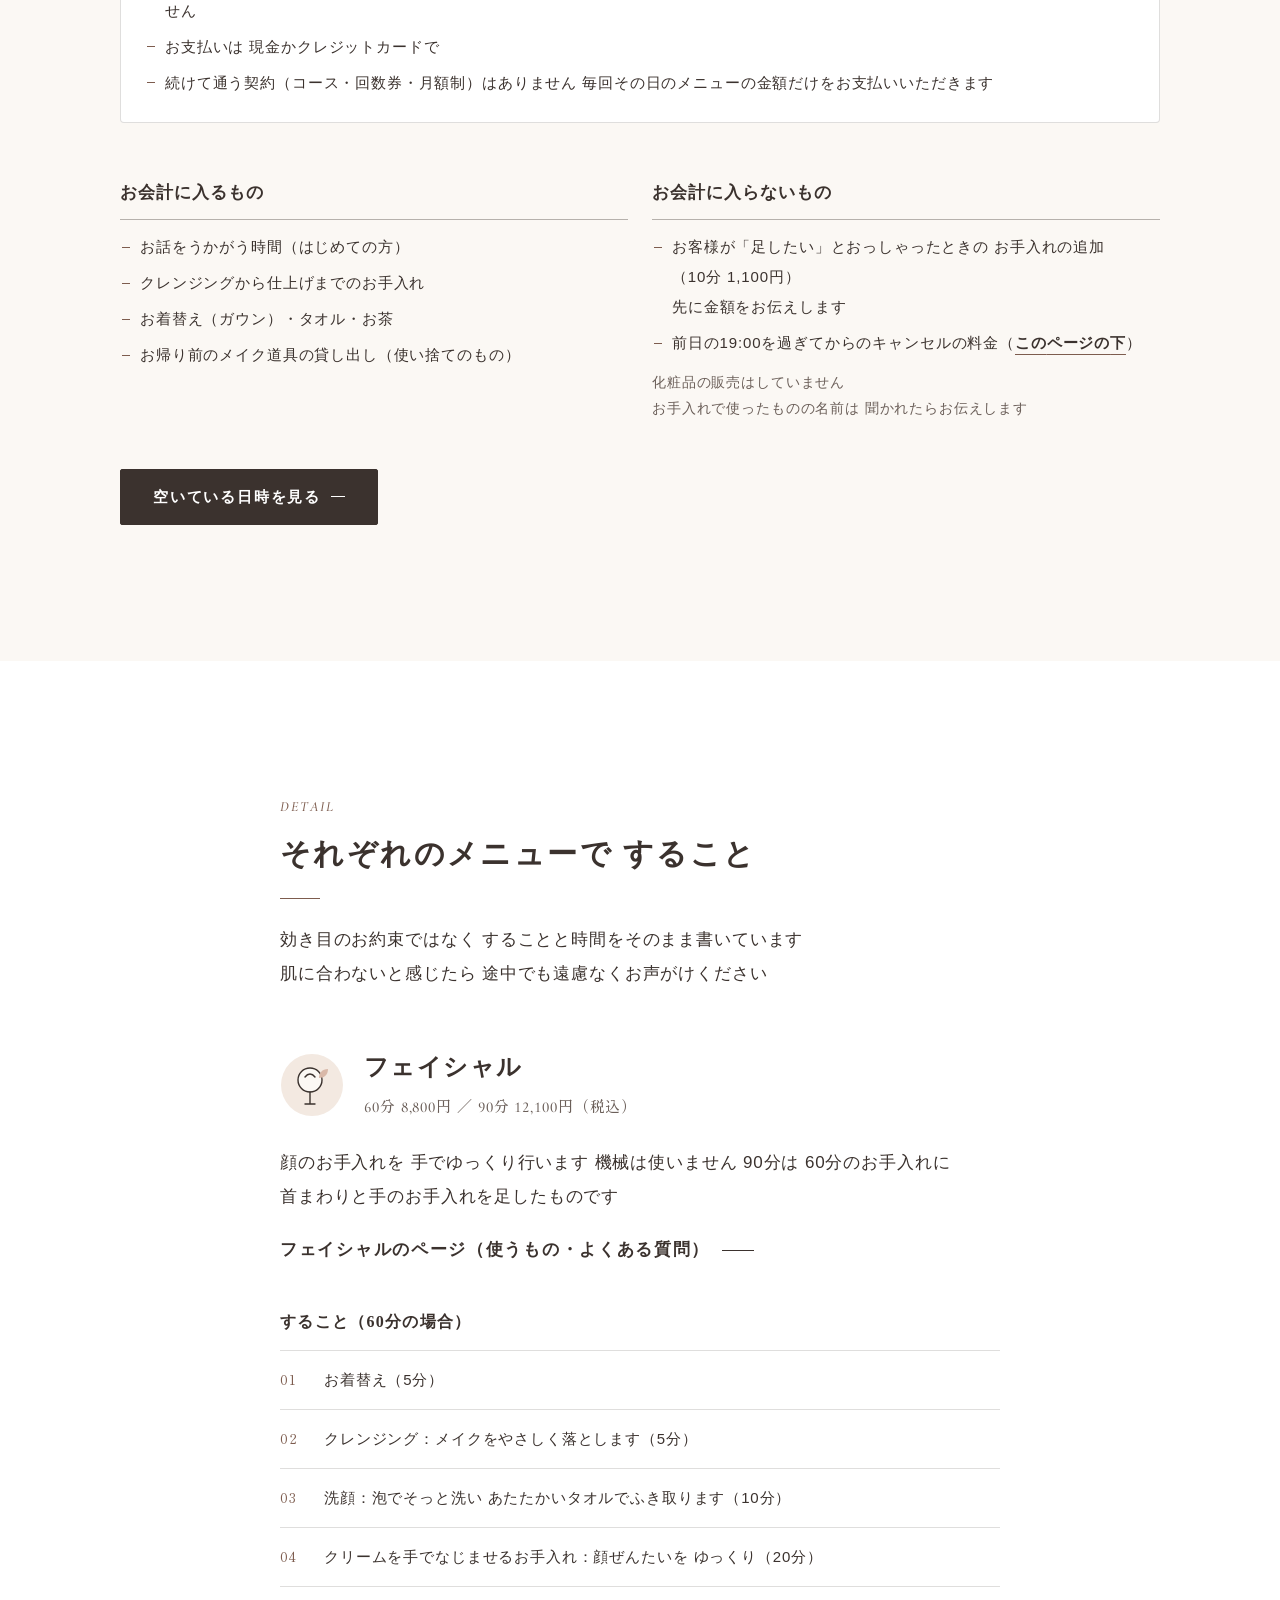
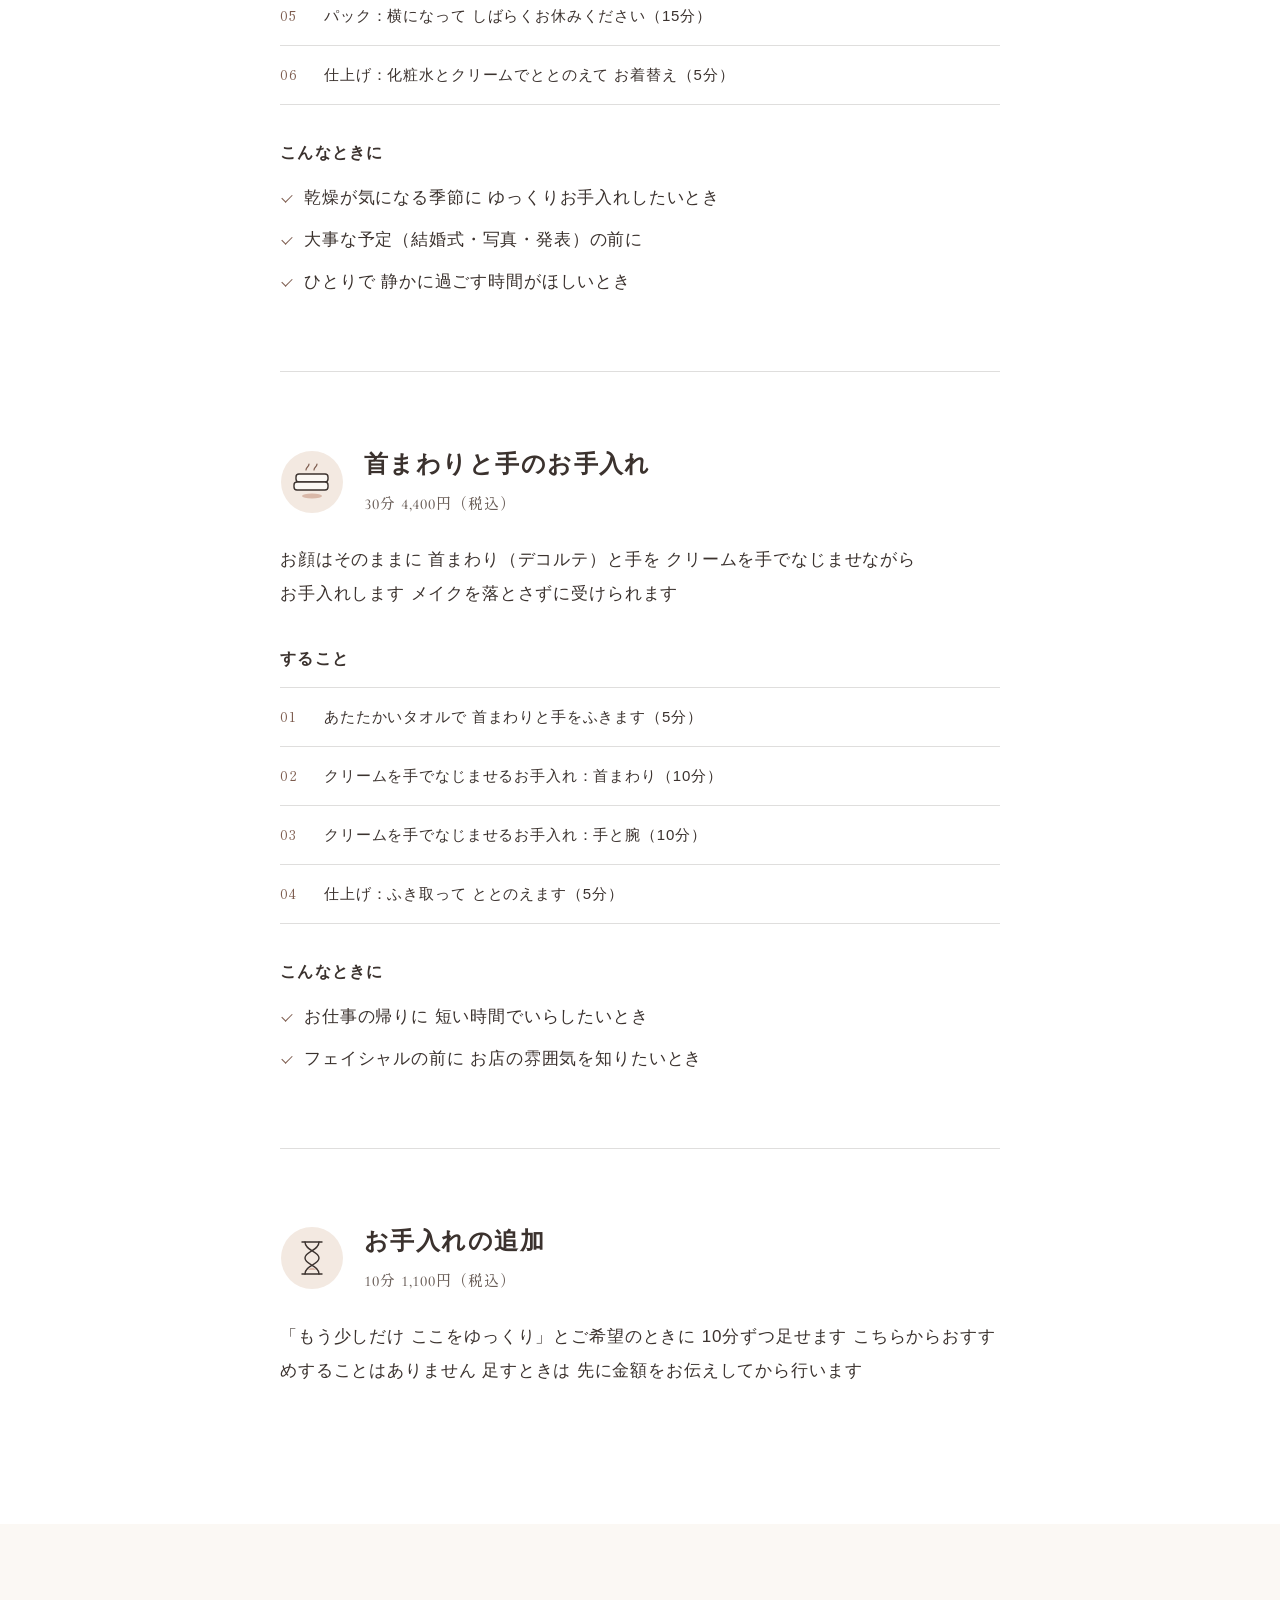
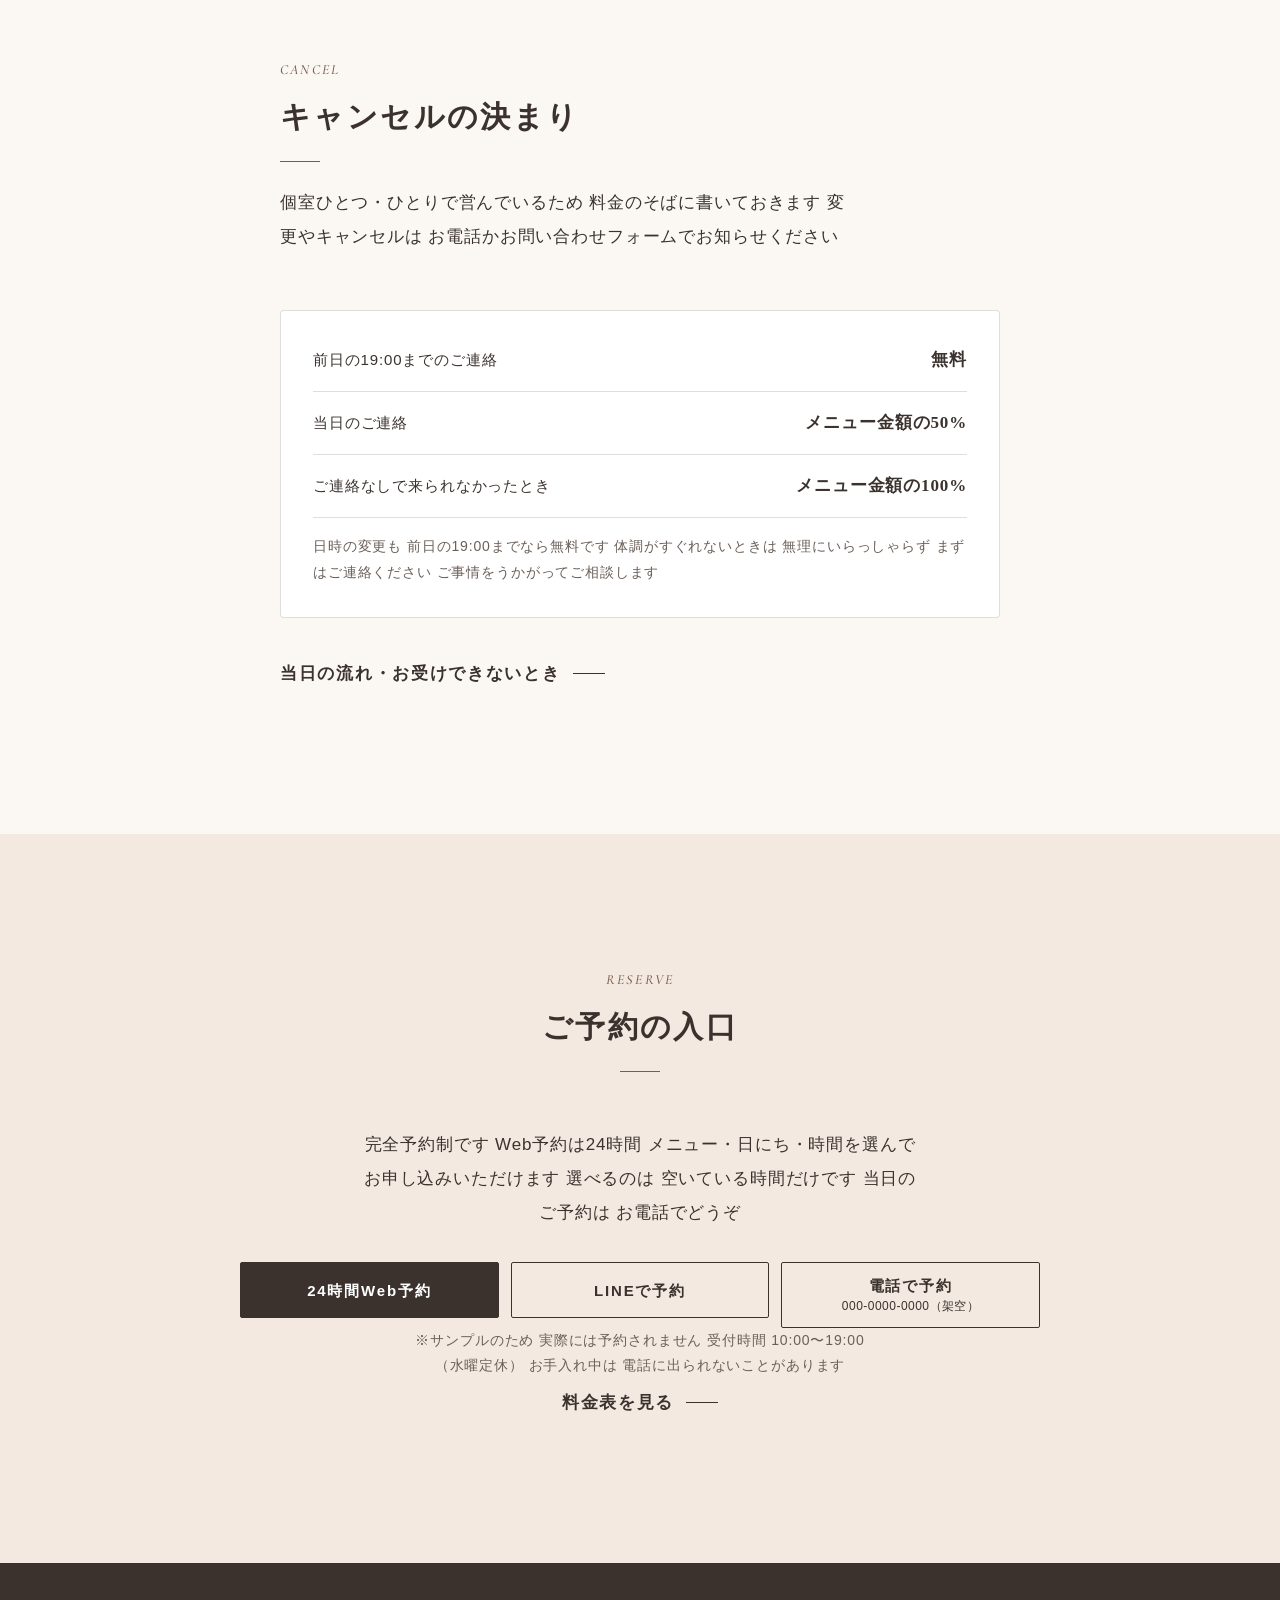
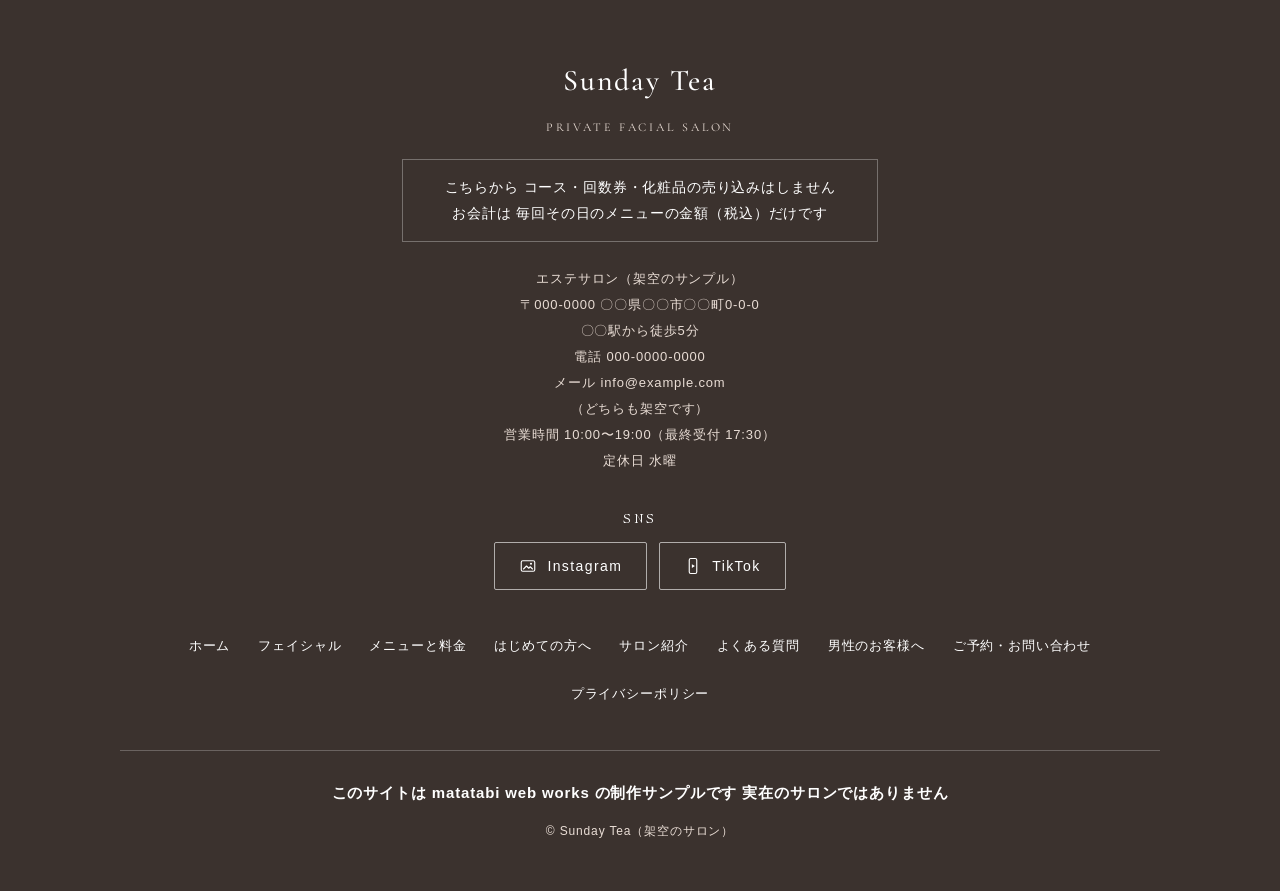
<file: menu.html>
<!DOCTYPE html>
<html lang="ja" data-moji="d">
<head>
  <meta charset="UTF-8">
  <meta name="viewport" content="width=device-width, initial-scale=1">
  <meta name="robots" content="noindex">
  <meta name="format-detection" content="telephone=no">
  <title>メニューと料金｜Sunday Tea（フェイシャル専門のサロン・制作サンプル・架空）</title>
  <meta name="description" content="フェイシャル専門のサロン Sunday Tea のメニューと料金です。フェイシャル60分 8,800円、90分 12,100円、首まわりと手のお手入れ30分 4,400円（すべて税込・1回ごと）。はじめての方も2回目からも同じ金額。お会計に入るもの・入らないもの、キャンセルの決まりもこのページに書いています。">
  <meta property="og:title" content="メニューと料金｜Sunday Tea（フェイシャル専門のサロン・制作サンプル・架空）">
  <meta property="og:description" content="すべて1回ごと・税込・1つの金額。はじめての方も2回目からも同じ金額です。（制作サンプル・架空のサロン）">
  <meta property="og:type" content="article">
  <meta property="og:site_name" content="Sunday Tea（制作サンプル・架空のサロン）">
  <meta property="og:locale" content="ja_JP">
  <meta name="theme-color" content="#3B322E">
  <link rel="icon" href="images/favicon.svg" type="image/svg+xml">
  <link rel="preconnect" href="https://fonts.googleapis.com">
  <link rel="preconnect" href="https://fonts.gstatic.com" crossorigin>
  <!-- 字体は「使う文字だけ」を読む。アドレスの text= は tools/font-text.py が書き換える -->
  <link rel="stylesheet" data-font="mincho" href="https://fonts.googleapis.com/css2?family=Shippori+Mincho+B1:wght@600&amp;text=%25%26%2C-.0123456789%3A%40ABCDEFGIKLMNOPQRSTUVWYacdefgiklmnoprstuvwxy%E2%80%BB%E2%91%A0%E2%91%A1%E2%91%A2%E2%91%A3%E2%91%A4%E3%80%81%E3%80%82%E3%80%87%E3%80%8C%E3%80%8D%E3%80%92%E3%80%94%E3%80%95%E3%80%9C%E3%81%82%E3%81%84%E3%81%86%E3%81%88%E3%81%8A%E3%81%8B%E3%81%8C%E3%81%8D%E3%81%8F%E3%81%90%E3%81%91%E3%81%92%E3%81%93%E3%81%94%E3%81%95%E3%81%97%E3%81%98%E3%81%99%E3%81%9A%E3%81%9B%E3%81%9C%E3%81%9D%E3%81%9E%E3%81%9F%E3%81%A0%E3%81%A1%E3%81%A3%E3%81%A4%E3%81%A5%E3%81%A6%E3%81%A7%E3%81%A8%E3%81%A9%E3%81%AA%E3%81%AB%E3%81%AE%E3%81%AF%E3%81%B0%E3%81%B2%E3%81%B5%E3%81%B6%E3%81%B8%E3%81%B9%E3%81%BB%E3%81%BE%E3%81%BF%E3%82%81%E3%82%82%E3%82%83%E3%82%84%E3%82%86%E3%82%88%E3%82%89%E3%82%8A%E3%82%8B%E3%82%8C%E3%82%8D%E3%82%8F%E3%82%92%E3%82%93%E3%82%A2%E3%82%A3%E3%82%A4%E3%82%A6%E3%82%A7%E3%82%A8%E3%82%A9%E3%82%AA%E3%82%AB%E3%82%AD%E3%82%AF%E3%82%B0%E3%82%B3%E3%82%B5%E3%82%B6%E3%82%B7%E3%82%B8%E3%82%B9%E3%82%BB%E3%82%BF%E3%83%83%E3%83%86%E3%83%87%E3%83%88%E3%83%89%E3%83%8B%E3%83%8D%E3%83%90%E3%83%91%E3%83%93%E3%83%95%E3%83%96%E3%83%97%E3%83%9A%E3%83%9B%E3%83%9C%E3%83%9D%E3%83%9F%E3%83%A0%E3%83%A1%E3%83%A3%E3%83%A5%E3%83%A9%E3%83%AA%E3%83%AB%E3%83%AC%E3%83%AD%E3%83%B3%E3%83%BB%E3%83%BC%E4%B8%80%E4%B8%8A%E4%B8%8B%E4%B9%BE%E4%BA%88%E4%BA%8B%E4%BA%BA%E4%BB%8B%E4%BB%95%E4%BB%98%E4%BB%A4%E4%BB%A5%E4%BC%91%E4%BC%9A%E4%BC%9D%E4%BD%8F%E4%BD%93%E4%BD%95%E4%BD%9C%E4%BD%BF%E4%BE%8B%E4%BE%9D%E4%BF%9D%E5%80%8B%E5%82%99%E5%85%88%E5%85%A5%E5%85%A8%E5%86%85%E5%86%86%E5%86%99%E5%87%A6%E5%87%BA%E5%88%86%E5%88%87%E5%88%A9%E5%88%B6%E5%88%B8%E5%89%8A%E5%89%8D%E5%8A%9B%E5%8A%A0%E5%8C%96%E5%8D%88%E5%8F%96%E5%8F%97%E5%8F%A3%E5%8F%B7%E5%90%84%E5%90%88%E5%90%8C%E5%90%8D%E5%91%BD%E5%95%8F%E5%9B%9E%E5%9B%B2%E5%A0%B1%E5%A0%B4%E5%A3%B2%E5%A4%89%E5%A4%96%E5%A4%A7%E5%A9%9A%E5%AD%90%E5%AD%97%E5%AD%98%E5%AD%A3%E5%AE%88%E5%AE%89%E5%AE%9A%E5%AE%9F%E5%AE%A2%E5%AE%A4%E5%AE%B6%E5%AE%B9%E5%AF%BE%E5%B0%82%E5%B0%91%E5%B1%8B%E5%B8%82%E5%B8%8C%E5%B8%B0%E5%B9%B4%E5%BA%97%E5%BC%8F%E5%BC%B7%E5%BD%93%E5%BE%8B%E5%BE%8C%E5%BE%97%E5%BF%85%E5%BF%9C%E6%80%A7%E6%83%85%E6%84%8F%E6%89%80%E6%89%8B%E6%89%95%E6%89%B1%E6%8A%BC%E6%8C%81%E6%8E%A2%E6%94%AF%E6%95%B0%E6%96%87%E6%96%99%E6%96%AD%E6%96%B9%E6%97%A5%E6%99%82%E6%9B%9C%E6%9B%B4%E6%9B%B8%E6%9B%BF%E6%9C%80%E6%9C%88%E6%9C%8D%E6%9C%9B%E6%9C%9F%E6%9C%AB%E6%9C%AC%E6%9D%9F%E6%9D%A5%E6%9E%B6%E6%A1%88%E6%A2%B0%E6%A6%82%E6%A7%98%E6%A8%AA%E6%A9%9F%E6%AC%A1%E6%AD%A3%E6%AE%8B%E6%B0%97%E6%B0%B4%E6%B1%BA%E6%B2%BF%E6%B3%95%E6%B3%A1%E6%B3%A8%E6%B4%97%E6%B5%81%E6%B6%88%E6%B8%A1%E6%BA%96%E7%82%B9%E7%84%A1%E7%87%A5%E7%89%A9%E7%90%86%E7%94%A3%E7%94%A8%E7%94%B7%E7%94%BA%E7%94%BB%E7%95%AA%E7%99%BA%E7%9A%84%E7%9B%AE%E7%9B%B4%E7%9B%B8%E7%9C%8C%E7%9C%9F%E7%9D%80%E7%9F%A5%E7%9F%AD%E7%A0%82%E7%A2%BA%E7%A4%BA%E7%A4%BE%E7%A7%BB%E7%A8%8E%E7%A9%BA%E7%AA%93%E7%AB%AF%E7%AE%A1%E7%AF%80%E7%B2%A7%E7%B4%84%E7%B4%B9%E7%B5%84%E7%B5%90%E7%B5%A1%E7%BD%AE%E7%BE%8E%E8%82%8C%E8%85%95%E8%8C%B6%E8%90%BD%E8%A1%8C%E8%A1%A8%E8%A3%85%E8%A4%92%E8%A6%81%E8%A6%8B%E8%A6%A7%E8%A8%82%E8%A8%88%E8%A8%98%E8%A9%B1%E8%AA%8D%E8%AA%AD%E8%AA%BF%E8%AB%87%E8%AD%B7%E8%B2%A1%E8%B3%AA%E8%B6%B3%E8%BC%89%E8%BE%BC%E8%BF%94%E8%BF%BD%E9%80%81%E9%80%A3%E9%81%85%E9%81%8E%E9%81%A9%E9%81%B8%E9%83%A8%E9%87%91%E9%87%9D%E9%8D%B5%E9%95%B7%E9%96%80%E9%96%89%E9%96%93%E9%96%A2%E9%99%8D%E9%99%A4%E9%9A%9B%E9%9B%A3%E9%9B%B0%E9%9B%BB%E9%9D%99%E9%9D%A2%E9%A0%90%E9%A0%BC%E9%A1%8D%E9%A1%94%E9%A1%98%E9%A6%96%EF%BC%88%EF%BC%89%EF%BC%8B%EF%BC%8F%EF%BC%9A&amp;display=swap">
  <link rel="stylesheet" data-font="gothic" href="https://fonts.googleapis.com/css2?family=Zen+Kaku+Gothic+New:wght@400;700&amp;text=%20%22%25%26%28%29%2C-.0123456789%3A%3D%40ABCDEFGIJKLMNOPQRSTUVWY%5B%5D_abcdefghijklmnopqrstuvwxy%C2%A9%C3%97%E2%80%B9%E2%80%BA%E2%80%BB%E2%91%A0%E2%91%A1%E2%91%A2%E2%91%A3%E2%91%A4%E2%96%B3%E2%97%8B%E3%80%81%E3%80%82%E3%80%87%E3%80%8C%E3%80%8D%E3%80%92%E3%80%94%E3%80%95%E3%80%9C%E3%81%82%E3%81%84%E3%81%86%E3%81%88%E3%81%8A%E3%81%8B%E3%81%8C%E3%81%8D%E3%81%8E%E3%81%8F%E3%81%90%E3%81%91%E3%81%92%E3%81%93%E3%81%94%E3%81%95%E3%81%96%E3%81%97%E3%81%98%E3%81%99%E3%81%9A%E3%81%9B%E3%81%9C%E3%81%9D%E3%81%9E%E3%81%9F%E3%81%A0%E3%81%A1%E3%81%A3%E3%81%A4%E3%81%A5%E3%81%A6%E3%81%A7%E3%81%A8%E3%81%A9%E3%81%AA%E3%81%AB%E3%81%AD%E3%81%AE%E3%81%AF%E3%81%B0%E3%81%B2%E3%81%B4%E3%81%B5%E3%81%B6%E3%81%B8%E3%81%B9%E3%81%BB%E3%81%BE%E3%81%BF%E3%82%80%E3%82%81%E3%82%82%E3%82%83%E3%82%84%E3%82%86%E3%82%87%E3%82%88%E3%82%89%E3%82%8A%E3%82%8B%E3%82%8C%E3%82%8D%E3%82%8F%E3%82%92%E3%82%93%E3%82%A2%E3%82%A3%E3%82%A4%E3%82%A6%E3%82%A7%E3%82%A8%E3%82%A9%E3%82%AA%E3%82%AB%E3%82%AC%E3%82%AD%E3%82%AF%E3%82%B0%E3%82%B1%E3%82%B3%E3%82%B5%E3%82%B6%E3%82%B7%E3%82%B8%E3%82%B9%E3%82%BA%E3%82%BB%E3%82%BF%E3%83%80%E3%83%81%E3%83%83%E3%83%84%E3%83%86%E3%83%87%E3%83%88%E3%83%89%E3%83%8B%E3%83%8D%E3%83%8F%E3%83%90%E3%83%91%E3%83%93%E3%83%95%E3%83%96%E3%83%97%E3%83%98%E3%83%99%E3%83%9A%E3%83%9B%E3%83%9C%E3%83%9D%E3%83%9E%E3%83%9F%E3%83%A0%E3%83%A1%E3%83%A3%E3%83%A5%E3%83%A9%E3%83%AA%E3%83%AB%E3%83%AC%E3%83%AD%E3%83%B3%E3%83%BB%E3%83%BC%E4%B8%80%E4%B8%88%E4%B8%89%E4%B8%8A%E4%B8%8B%E4%B8%A1%E4%B8%A6%E4%B8%AD%E4%B8%B8%E4%B9%BE%E4%BA%86%E4%BA%88%E4%BA%8B%E4%BA%BA%E4%BB%8A%E4%BB%8B%E4%BB%95%E4%BB%98%E4%BB%A4%E4%BB%A5%E4%BB%BB%E4%BC%91%E4%BC%9A%E4%BC%9D%E4%BD%8F%E4%BD%93%E4%BD%95%E4%BD%9C%E4%BD%BF%E4%BE%8B%E4%BE%9D%E4%BF%82%E4%BF%9D%E4%BF%A1%E5%80%8B%E5%82%99%E5%84%AA%E5%85%83%E5%85%88%E5%85%89%E5%85%A5%E5%85%A8%E5%85%AC%E5%85%B7%E5%85%B8%E5%86%85%E5%86%86%E5%86%8D%E5%86%99%E5%87%A6%E5%87%BA%E5%88%80%E5%88%86%E5%88%87%E5%88%9D%E5%88%A9%E5%88%B6%E5%88%B8%E5%89%83%E5%89%8A%E5%89%8D%E5%89%B2%E5%8A%9B%E5%8A%A0%E5%8A%A9%E5%8A%B9%E5%8B%95%E5%8B%A4%E5%8C%85%E5%8C%96%E5%8C%BB%E5%8D%88%E5%8D%B0%E5%8F%8B%E5%8F%96%E5%8F%97%E5%8F%A3%E5%8F%A5%E5%8F%B0%E5%8F%B7%E5%90%84%E5%90%88%E5%90%8C%E5%90%8D%E5%90%AB%E5%91%BD%E5%93%81%E5%95%8F%E5%96%B6%E5%99%A8%E5%9B%9E%E5%9B%A3%E5%9B%B2%E5%9B%B3%E5%9C%92%E5%9C%9F%E5%9C%A8%E5%9C%B0%E5%A0%B1%E5%A0%B4%E5%A3%81%E5%A3%B0%E5%A3%B2%E5%A4%89%E5%A4%96%E5%A4%9C%E5%A4%A7%E5%A4%AB%E5%A5%91%E5%A5%A5%E5%A5%B3%E5%A5%BD%E5%A6%8A%E5%A7%8B%E5%A8%A0%E5%A9%9A%E5%AD%90%E5%AD%97%E5%AD%98%E5%AD%A3%E5%AE%88%E5%AE%89%E5%AE%8C%E5%AE%9A%E5%AE%9F%E5%AE%A2%E5%AE%A4%E5%AE%B6%E5%AE%B9%E5%AF%BE%E5%B0%82%E5%B0%8F%E5%B0%91%E5%B1%80%E5%B1%8A%E5%B1%8B%E5%B1%B1%E5%B7%AE%E5%B8%82%E5%B8%8C%E5%B8%AB%E5%B8%AD%E5%B8%B0%E5%B9%B4%E5%BA%97%E5%BA%A6%E5%BC%8F%E5%BC%95%E5%BC%B1%E5%BC%B5%E5%BC%B7%E5%BD%93%E5%BD%A2%E5%BD%B1%E5%BE%85%E5%BE%8B%E5%BE%8C%E5%BE%92%E5%BE%97%E5%BF%83%E5%BF%85%E5%BF%9C%E6%80%A7%E6%81%AF%E6%83%85%E6%84%8F%E6%84%9F%E6%85%8B%E6%85%AE%E6%88%90%E6%89%80%E6%89%8B%E6%89%95%E6%89%B1%E6%89%BF%E6%8A%98%E6%8A%BC%E6%8B%85%E6%8C%81%E6%8C%BF%E6%8D%A8%E6%8E%A2%E6%8E%A7%E6%8E%B2%E6%8F%9B%E6%94%AF%E6%95%99%E6%95%B0%E6%96%87%E6%96%99%E6%96%AD%E6%96%B0%E6%96%B9%E6%97%A5%E6%98%8E%E6%99%82%E6%9B%9C%E6%9B%B4%E6%9B%B8%E6%9B%BF%E6%9C%80%E6%9C%88%E6%9C%8D%E6%9C%9B%E6%9C%9D%E6%9C%9F%E6%9C%A8%E6%9C%AB%E6%9C%AC%E6%9D%9F%E6%9D%A5%E6%9D%AF%E6%9E%9A%E6%9E%A0%E6%9E%B6%E6%A0%BC%E6%A1%88%E6%A2%B0%E6%A3%9A%E6%A4%8D%E6%A5%AD%E6%A5%BD%E6%A6%82%E6%A7%98%E6%A8%AA%E6%A9%9F%E6%AC%A1%E6%AD%A2%E6%AD%A3%E6%AD%A9%E6%AE%8B%E6%AE%B5%E6%AF%8E%E6%B0%91%E6%B0%97%E6%B0%B4%E6%B1%BA%E6%B2%BF%E6%B3%81%E6%B3%95%E6%B3%A1%E6%B3%A8%E6%B4%97%E6%B5%81%E6%B6%88%E6%B6%B2%E6%B7%BB%E6%B8%88%E6%B8%A1%E6%B9%AF%E6%BA%80%E6%BA%96%E6%BF%83%E7%81%AB%E7%82%B9%E7%84%A1%E7%85%A7%E7%87%A5%E7%89%A9%E7%89%B9%E7%8A%B6%E7%8E%84%E7%8F%BE%E7%90%86%E7%93%B6%E7%94%9F%E7%94%A3%E7%94%A8%E7%94%B0%E7%94%B1%E7%94%B3%E7%94%B7%E7%94%BA%E7%94%BB%E7%95%99%E7%95%A5%E7%95%AA%E7%99%82%E7%99%BA%E7%99%BD%E7%9A%84%E7%9A%BF%E7%9B%AE%E7%9B%B4%E7%9B%B8%E7%9C%81%E7%9C%8C%E7%9C%9F%E7%9C%A0%E7%9D%80%E7%9F%A2%E7%9F%A5%E7%9F%AD%E7%9F%B3%E7%A0%82%E7%A2%BA%E7%A4%BA%E7%A4%BE%E7%A7%BB%E7%A8%8E%E7%A8%AE%E7%A9%BA%E7%AA%93%E7%AB%8B%E7%AB%AF%E7%AC%AC%E7%AE%A1%E7%AF%80%E7%B2%A7%E7%B4%84%E7%B4%99%E7%B4%B9%E7%B5%82%E7%B5%84%E7%B5%90%E7%B5%A1%E7%B6%9A%E7%B7%8A%E7%B7%92%E7%B8%81%E7%BD%AE%E7%BE%8E%E8%80%83%E8%80%85%E8%81%9E%E8%82%8C%E8%85%95%E8%87%AA%E8%89%AF%E8%89%B2%E8%8A%B1%E8%8B%A6%E8%8C%B6%E8%90%BD%E8%91%89%E8%96%84%E8%A1%8C%E8%A1%A8%E8%A2%96%E8%A3%85%E8%A4%92%E8%A6%81%E8%A6%8B%E8%A6%A7%E8%A7%92%E8%A8%82%E8%A8%88%E8%A8%98%E8%A9%B1%E8%AA%8D%E8%AA%AC%E8%AA%AD%E8%AA%BF%E8%AB%87%E8%AD%B7%E8%B2%A1%E8%B2%A9%E8%B2%B8%E8%B3%87%E8%B3%AA%E8%B5%A4%E8%B6%B3%E8%BA%AB%E8%BB%8A%E8%BB%BD%E8%BC%89%E8%BE%BA%E8%BE%BC%E8%BF%8E%E8%BF%91%E8%BF%94%E8%BF%B7%E8%BF%BD%E9%80%81%E9%80%94%E9%80%9A%E9%80%A3%E9%80%B2%E9%81%85%E9%81%8E%E9%81%93%E9%81%A0%E9%81%A9%E9%81%B8%E9%83%A8%E9%85%8D%E9%87%8D%E9%87%91%E9%87%9D%E9%89%A2%E9%8D%B5%E9%8F%A1%E9%95%B7%E9%96%80%E9%96%89%E9%96%8B%E9%96%93%E9%96%A2%E9%99%8D%E9%99%A2%E9%99%A4%E9%9A%8E%E9%9A%9B%E9%9B%A3%E9%9B%B0%E9%9B%BB%E9%9D%99%E9%9D%A2%E9%9F%B3%E9%A0%85%E9%A0%86%E9%A0%88%E9%A0%90%E9%A0%AC%E9%A0%BC%E9%A1%8D%E9%A1%94%E9%A1%98%E9%A1%9E%E9%A3%B2%E9%A6%96%E9%A6%99%E9%A7%85%E9%A7%90%E9%AB%98%E9%B3%B4%E9%BB%92%EF%BC%88%EF%BC%89%EF%BC%8B%EF%BC%8F%EF%BC%9A%EF%BC%9D%EF%BC%9F%EF%BD%9C&amp;display=swap">
  <link rel="stylesheet" data-font="accent" href="https://fonts.googleapis.com/css2?family=Cormorant+Garamond:ital,wght@0,500;1,500&amp;text=%20%26%2C.0123456789%3AABCDEFGIKLMNOPQRSTUVWYacdefilmnoprstuvwy&amp;display=swap">
  <link rel="stylesheet" href="css/style.css?v=20261031-4">
  <script src="js/main.js?v=20261009-09" defer></script>
</head>
<body class="has-fixed-cta">
  <a class="skip-link" href="#main">本文へ<wbr>移動</a>
  <header class="site-header">
    <p class="sample-notice"><span class="sample-notice__pc">matatabi web works の<wbr>制作サンプル<wbr>（架空の<wbr>サロン）です 予約・LINE・電話の<wbr>ボタンは<wbr>見本で 実際には<wbr>つながりません</span> <span class="sample-notice__sp">matatabi web works の<wbr>見本です<wbr>（架空の<wbr>サロン）</span></p>
    <div class="container site-header__inner">
      <a href="index.html" class="site-logo">
        <img src="images/logo-mark.svg" alt="" width="28" height="28">
        <span class="site-logo__text"><span class="site-logo__name">Sunday Tea</span><span class="site-logo__sub">PRIVATE FACIAL SALON</span></span>
      </a>
      <nav class="global-nav" id="global-nav" aria-label="メインメニュー">
        <ul class="global-nav__list">
          <li data-wrap="phrase" class="global-nav__home"><a href="index.html"><span>ホーム</span></a></li>
          <li data-wrap="phrase"><a href="facial.html"><span>フェイシャル</span></a></li>
          <li data-wrap="phrase"><a href="menu.html" aria-current="page"><span>メニューと<wbr>料金</span></a></li>
          <li data-wrap="phrase"><a href="first.html"><span>はじめての<wbr>方へ</span></a></li>
          <li data-wrap="phrase"><a href="about.html"><span>サロン紹介</span></a></li>
          <li data-wrap="phrase"><a href="faq.html"><span>よく<wbr>ある<wbr>質問</span></a></li>
          <li data-wrap="phrase" class="global-nav__reserve-sp"><a href="reserve.html"><span>ご予約・<wbr>お問い合わせ</span></a></li>
        </ul>
        <p data-wrap="phrase" class="global-nav__cta"><a href="reserve.html#booking" class="btn btn--primary">24時間<wbr>Web予約</a></p>
      </nav>
      <div class="header-actions">
        <a href="reserve.html#booking" class="btn btn--primary header-reserve">Web予約</a>
        <button type="button" class="menu-toggle" aria-label="メニューを開く" aria-expanded="false" aria-controls="global-nav">
          <span class="menu-toggle__bars" aria-hidden="true"></span>
        </button>
      </div>
    </div>
  </header>
  <main id="main">
    <div class="page-head">
      <div class="container">
        <nav class="breadcrumb" aria-label="パンくずリスト">
          <ol>
            <li data-wrap="phrase"><a href="index.html">ホーム</a></li>
            <li data-wrap="phrase"><span aria-current="page">メニューと<wbr>料金</span></li>
          </ol>
        </nav>
        <span class="eyebrow" aria-hidden="true">MENU</span>
        <h1 class="page-head__title">メニューと<wbr>料金</h1>
        <p class="lead">Sunday Tea は フェイシャル<wbr>専門の<wbr>サロンです メニューは<wbr>3つだけで すべて<wbr>1回ごと<wbr>・税込・<wbr>1つの<wbr>金額 はじめての<wbr>方も<wbr>2回目からの<wbr>方も<wbr>同じ<wbr>金額です 当日の<wbr>お会計は この<wbr>表の<wbr>とおりです</p>
      </div>
    </div>

    <section class="section" aria-labelledby="price">
      <div class="container">
        <nav class="anchor-nav" aria-label="このページの目次" style="margin: 0 0 56px;">
          <ul>
            <li data-wrap="phrase"><a href="#price">料金表</a></li>
            <li data-wrap="phrase"><a href="#facial">フェイシャル</a></li>
            <li data-wrap="phrase"><a href="#hand">首まわりと<wbr>手</a></li>
            <li data-wrap="phrase"><a href="#cancel">キャンセル</a></li>
          </ul>
        </nav>
        <div class="section-head">
          <span class="eyebrow" aria-hidden="true">PRICE</span>
          <h2 class="section-title" id="price">料金表</h2>
        </div>
        <table class="price-table">
          <caption>すべて<wbr>税込・1回ごとの<wbr>金額です<wbr>（2026年10月時点の<wbr>見本の<wbr>金額 架空の<wbr>サロン）</caption>
          <thead>
            <tr>
              <th scope="col">メニュー</th>
              <th scope="col">時間</th>
              <th scope="col" style="text-align: right;">金額<wbr>（税込）</th>
            </tr>
          </thead>
          <tbody>
            <tr>
              <th scope="row">フェイシャル<span class="fee-detail"><wbr>顔の<wbr>お手入れ</span></th>
              <td data-wrap="phrase" class="time">60分</td>
              <td data-wrap="phrase" class="price">8,800円</td>
            </tr>
            <tr>
              <th scope="row">フェイシャル<span class="fee-detail"><wbr>顔の<wbr>お手入れ＋首まわりと<wbr>手</span></th>
              <td data-wrap="phrase" class="time">90分</td>
              <td data-wrap="phrase" class="price">12,100円</td>
            </tr>
            <tr>
              <th scope="row">首まわりと<wbr>手の<wbr>お手入れ<span class="fee-detail">お顔は<wbr>そのまま</span></th>
              <td data-wrap="phrase" class="time">30分</td>
              <td data-wrap="phrase" class="price">4,400円</td>
            </tr>
            <tr>
              <th scope="row">お手入れの<wbr>追加<span class="fee-detail">ご希望の<wbr>方だけ 先に<wbr>金額を<wbr>お伝えします</span></th>
              <td data-wrap="phrase" class="time">10分</td>
              <td data-wrap="phrase" class="price">1,100円</td>
            </tr>
          </tbody>
        </table>
        <ul class="fee-note" style="margin-top: 32px;">
          <li data-clauses="1" data-wrap="phrase"><span class="kc">コース・回数券は<wbr>ありません</span> <span class="kc">1回ごとの<wbr>お会計です</span></li>
          <li data-wrap="phrase">はじめての<wbr>方も 2回目からの<wbr>方も 同じ<wbr>金額です</li>
          <li>時間は<wbr>お手入れの<wbr>時間で お着替えを<wbr>含みます はじめての<wbr>方は お話を<wbr>うかが<wbr>う<wbr>時間<wbr>（15分ほど）を<wbr>足してお取りします 金額は<wbr>変わりません</li>
          <li data-wrap="phrase">お支払いは 現金か<wbr>クレジットカードで</li>
          <li data-clauses="1" data-wrap="phrase"><span class="kc">続けて<wbr>通う<wbr>契約<wbr>（コース・回数券・月額制）は<wbr>ありません</span> <span class="kc"><wbr>毎回<wbr>その<wbr>日の<wbr>メニューの<wbr>金額だけを<wbr>お支払いいただきます</span></li>
        </ul>

        <div class="include-box" style="margin-top: 56px;">
          <div class="include-box__item">
            <h3>お会計に<wbr>入る<wbr>もの</h3>
            <ul>
              <li data-wrap="phrase">お話を<wbr>うかが<wbr>う<wbr>時間<wbr>（はじめての<wbr>方）</li>
              <li data-wrap="phrase">クレンジングから<wbr>仕上げまでの<wbr>お手入れ</li>
              <li data-wrap="phrase">お着替え<wbr>（ガウン）<wbr>・タオル・<wbr>お茶</li>
              <li data-wrap="phrase">お帰り前の<wbr>メイク道具の<wbr>貸し出し<wbr>（使い捨ての<wbr>もの）</li>
            </ul>
          </div>
          <div class="include-box__item">
            <h3>お会計に<wbr>入らない<wbr>もの</h3>
            <ul>
              <li data-clauses="1" data-wrap="phrase"><span class="kc">お客様が<wbr>「足したい」と<wbr>おっしゃった<wbr>ときの お手入れの<wbr>追加<wbr>（10分 1,100円）</span> <span class="kc"><wbr>先に<wbr>金額を<wbr>お伝えします</span></li>
              <li data-wrap="phrase">前日の<wbr>19:00を<wbr>過ぎてからの<wbr>キャンセルの<wbr>料金<wbr>（<a href="#cancel" class="text-link">この<wbr>ページの<wbr>下</a>）</li>
            </ul>
            <p data-clauses="1" data-wrap="phrase" class="note" style="margin-top: 12px;"><span class="kc">化粧品の<wbr>販売は<wbr>していません</span> <span class="kc"><wbr>お手入れで<wbr>使った<wbr>ものの<wbr>名前は 聞かれたら<wbr>お伝えします</span></p>
          </div>
        </div>
        <div class="section-foot">
          <a href="reserve.html#booking" class="btn btn--primary">空いている<wbr>日時を<wbr>見る</a>
        </div>
      </div>
    </section>

    <section class="section section--white" aria-labelledby="detail-title">
      <div class="container container--narrow">
        <div class="section-head">
          <span class="eyebrow" aria-hidden="true">DETAIL</span>
          <h2 data-clauses="1" class="section-title" id="detail-title"><span class="kc">それぞれの<wbr>メニューで</span> <span class="kc"><wbr>する<wbr>こと</span></h2>
          <p data-clauses="1" data-wrap="phrase" class="lead"><span class="kc">効き目の<wbr>お約束ではなく する<wbr>ことと<wbr>時間を<wbr>そのまま<wbr>書いています</span> <span class="kc"><wbr>肌に<wbr>合わないと<wbr>感じたら 途中でも<wbr>遠慮なく<wbr>お声がけください</span></p>
        </div>

        <article class="menu-detail reveal" aria-labelledby="facial">
          <div class="menu-detail__head">
            <img src="images/menu-facial.svg" alt="" width="64" height="64" loading="lazy">
            <div>
              <h3 id="facial">フェイシャル</h3>
              <p data-wrap="phrase" class="menu-detail__price">60分 8,800円 ／ 90分 12,100円<wbr>（税込）</p>
            </div>
          </div>
          <p data-wrap="phrase">顔の<wbr>お手入れを 手で<wbr>ゆっくり<wbr>行います 機械は<wbr>使いません 90分は 60分の<wbr>お手入れに 首まわりと<wbr>手の<wbr>お手入れを<wbr>足した<wbr>ものです</p>
          <p data-wrap="phrase" style="margin-top: 12px;"><a href="facial.html" class="more-link">フェイシャルの<wbr>ページ<wbr>（使う<wbr>もの・よく<wbr>ある<wbr>質問）</a></p>
          <h4>する<wbr>こと<wbr>（60分の<wbr>場合）</h4>
          <ol class="step-list">
            <li data-wrap="phrase">お着替え<wbr>（5分）</li>
            <li data-wrap="phrase">クレンジング：メイクを<wbr>やさしく<wbr>落とします<wbr>（5分）</li>
            <li data-wrap="phrase">洗顔：泡で<wbr>そっと<wbr>洗い あたたかい<wbr>タオルで<wbr>ふき取ります<wbr>（10分）</li>
            <li data-wrap="phrase">クリームを<wbr>手で<wbr>なじませる<wbr>お手入れ：<wbr>顔ぜんたいを ゆっくり<wbr>（20分）</li>
            <li data-wrap="phrase">パック：横に<wbr>なって しばらく<wbr>お休みください<wbr>（15分）</li>
            <li data-wrap="phrase">仕上げ：<wbr>化粧水と<wbr>クリームでととの<wbr>えて お着替え<wbr>（5分）</li>
          </ol>
          <h4>こんな<wbr>ときに</h4>
          <ul class="check-list">
            <li data-wrap="phrase">乾燥が<wbr>気に<wbr>なる<wbr>季節に ゆっくり<wbr>お手入れしたい<wbr>とき</li>
            <li data-wrap="phrase">大事な<wbr>予定<wbr>（結婚式・写真・発表）の<wbr>前に</li>
            <li data-wrap="phrase">ひとりで 静かに<wbr>過ごす<wbr>時間が<wbr>ほしい<wbr>とき</li>
          </ul>
        </article>

        <article class="menu-detail reveal" aria-labelledby="hand">
          <div class="menu-detail__head">
            <img src="images/menu-hand.svg" alt="" width="64" height="64" loading="lazy">
            <div>
              <h3 id="hand">首まわりと<wbr>手の<wbr>お手入れ</h3>
              <p data-wrap="phrase" class="menu-detail__price">30分 4,400円<wbr>（税込）</p>
            </div>
          </div>
          <p data-wrap="phrase">お顔は<wbr>そのままに 首まわり<wbr>（デコルテ）と<wbr>手を クリームを<wbr>手で<wbr>なじませながら<wbr>お手入れします メイクを<wbr>落とさずに<wbr>受けられます</p>
          <h4>する<wbr>こと</h4>
          <ol class="step-list">
            <li data-wrap="phrase">あたたかい<wbr>タオルで 首まわりと<wbr>手を<wbr>ふきます<wbr>（5分）</li>
            <li data-wrap="phrase">クリームを<wbr>手で<wbr>なじませる<wbr>お手入れ：首まわり<wbr>（10分）</li>
            <li data-wrap="phrase">クリームを<wbr>手で<wbr>なじませる<wbr>お手入れ：手と<wbr>腕<wbr>（10分）</li>
            <li data-wrap="phrase">仕上げ：<wbr>ふき取って ととの<wbr>えます<wbr>（5分）</li>
          </ol>
          <h4>こんな<wbr>ときに</h4>
          <ul class="check-list">
            <li data-wrap="phrase">お仕事の<wbr>帰りに 短い<wbr>時間で<wbr>いらしたい<wbr>とき</li>
            <li data-wrap="phrase">フェイシャルの<wbr>前に お店の<wbr>雰囲気を<wbr>知りたい<wbr>とき</li>
          </ul>
        </article>

        <article class="menu-detail reveal" aria-labelledby="add">
          <div class="menu-detail__head">
            <img src="images/menu-add.svg" alt="" width="64" height="64" loading="lazy">
            <div>
              <h3 id="add">お手入れの<wbr>追加</h3>
              <p data-wrap="phrase" class="menu-detail__price">10分 1,100円<wbr>（税込）</p>
            </div>
          </div>
          <p>「もう<wbr>少しだけ ここを<wbr>ゆっくり」と<wbr>ご希望の<wbr>ときに 10<wbr>分ずつ<wbr>足せます こちらから<wbr>おすすめする<wbr>ことは<wbr>ありません 足す<wbr>ときは 先に<wbr>金額を<wbr>お伝えしてから<wbr>行います</p>
        </article>
      </div>
    </section>

    <section class="section" aria-labelledby="cancel">
      <div class="container container--narrow reveal">
        <div class="section-head">
          <span class="eyebrow" aria-hidden="true">CANCEL</span>
          <h2 class="section-title" id="cancel">キャンセルの<wbr>決まり</h2>
          <p class="lead">個室ひとつ・ひとりで<wbr>営んでいる<wbr>ため 料金の<wbr>そばに<wbr>書いておきます 変更や<wbr>キャンセルは お電話か<wbr>お問い合わせフォームで<wbr>お知らせ<wbr>ください</p>
        </div>
        <div class="rule-box">
          <dl>
            <div><dt>前日の<wbr>19:00までの<wbr>ご連絡</dt><dd data-wrap="phrase">無料</dd></div>
            <div><dt>当日の<wbr>ご連絡</dt><dd data-wrap="phrase">メニュー金額の<wbr>50%</dd></div>
            <div><dt>ご連絡なしで<wbr>来られなかった<wbr>とき</dt><dd data-wrap="phrase">メニュー金額の<wbr>100%</dd></div>
          </dl>
          <p class="note">日時の<wbr>変更も 前日の<wbr>19:00までなら<wbr>無料です 体調が<wbr>すぐれない<wbr>ときは 無理に<wbr>いらっしゃらず まずは<wbr>ご連絡ください ご事情を<wbr>うかがって<wbr>ご相談します</p>
        </div>
        <p data-wrap="phrase" style="margin-top: 32px;"><a href="first.html" class="more-link">当日の<wbr>流れ・お受けできない<wbr>とき</a></p>
      </div>
    </section>

    <section class="cta" aria-labelledby="cta-title">
      <div class="container cta__inner reveal">
        <div class="section-head section-head--center">
          <span class="eyebrow" aria-hidden="true">RESERVE</span>
          <h2 class="section-title" id="cta-title">ご予約の<wbr>入口</h2>
        </div>
        <p>完全予<wbr>約制です Web予約は<wbr>24時間 メニュー・日に<wbr>ち・時間を<wbr>選んで<wbr>お申し込みいただけます 選べるのは 空いている<wbr>時間だけです 当日の<wbr>ご予約は お電話で<wbr>どうぞ</p>
        <ul class="entry-list">
          <li data-wrap="phrase"><a href="reserve.html#booking" class="btn btn--primary">24時間<wbr>Web予約</a></li>
          <li><button type="button" class="btn btn--secondary" data-sample-sns="LINE" aria-describedby="cta-entry-status">LINEで<wbr>予約</button></li>
          <li><button type="button" class="btn btn--secondary" data-sample-tel aria-describedby="cta-entry-status">電話で<wbr>予約<small>000-0000-0000<wbr>（架空）</small></button></li>
        </ul>
        <p class="note entry-status" id="cta-entry-status" role="status"></p>
        <p class="note cta__note">※サンプルの<wbr>ため 実際には<wbr>予約されません 受付時間 <span class="nowrap">10:00〜19:00</span><wbr>（水曜定休） お手入れ中は 電話に<wbr>出られないことがあります</p>
        <p data-wrap="phrase" class="cta__more"><a href="menu.html#price" class="more-link">料金表を<wbr>見る</a></p>
      </div>
    </section>
  </main>
  <footer class="site-footer">
    <div class="container">
      <p class="site-footer__name">Sunday Tea</p>
      <p class="site-footer__sub">PRIVATE FACIAL SALON</p>
      <p data-clauses="1" data-wrap="phrase" class="site-footer__promise"><span class="kc">こちらから コース・回数券・化粧品の<wbr>売り込みは<wbr>しません</span> <span class="kc"><wbr>お会計は 毎回<wbr>その<wbr>日の<wbr>メニューの<wbr>金額<wbr>（税込）だけです</span></p>
      <div class="site-footer__info">
        <p data-wrap="phrase">エステサロン<wbr>（架空の<wbr>サンプル）</p>
        <p data-wrap="phrase">〒000-0000 〇〇県〇〇市〇〇町0-0-0<br><span class="nowrap">〇〇駅から<wbr>徒歩5分</span></p>
        <p data-wrap="phrase">電話 000-0000-0000<br>メール info@example.com<br><span class="nowrap">（どちらも<wbr>架空です）</span></p>
        <p data-wrap="phrase">営業時間 <span class="nowrap">10:00〜19:00<wbr>（最終受付 17:30）</span><br>定休日 水曜</p>
      </div>
      <div class="sns">
        <p class="sns__title">SNS</p>
        <ul class="sns__list">
          <li><button type="button" class="sns-btn" data-sample-sns="Instagram" aria-describedby="sns-status-footer"><svg viewBox="0 0 24 24" aria-hidden="true" focusable="false"><rect x="3" y="5" width="18" height="14" rx="2" fill="none" stroke="currentColor" stroke-width="1.5"/><path d="M6 16l4-4 3 3 2-2 3 3" fill="none" stroke="currentColor" stroke-width="1.5" stroke-linecap="round" stroke-linejoin="round"/><circle cx="16" cy="9" r="1.4" fill="currentColor"/></svg><span>Instagram</span></button></li>
          <li><button type="button" class="sns-btn" data-sample-sns="TikTok" aria-describedby="sns-status-footer"><svg viewBox="0 0 24 24" aria-hidden="true" focusable="false"><rect x="7" y="2" width="10" height="20" rx="2" fill="none" stroke="currentColor" stroke-width="1.5"/><path d="M10.5 9.5l4 2.5-4 2.5z" fill="currentColor"/></svg><span>TikTok</span></button></li>
        </ul>
        <p class="sns__status" id="sns-status-footer" role="status"></p>
      </div>
      <nav class="site-footer__nav" aria-label="フッターメニュー">
        <ul>
          <li data-wrap="phrase"><a href="index.html">ホーム</a></li>
          <li data-wrap="phrase"><a href="facial.html">フェイシャル</a></li>
          <li data-wrap="phrase"><a href="menu.html" aria-current="page">メニューと<wbr>料金</a></li>
          <li data-wrap="phrase"><a href="first.html">はじめての<wbr>方へ</a></li>
          <li data-wrap="phrase"><a href="about.html">サロン紹介</a></li>
          <li data-wrap="phrase"><a href="faq.html">よく<wbr>ある<wbr>質問</a></li>
          <li data-wrap="phrase"><a href="men.html">男性の<wbr>お客様へ</a></li>
          <li data-wrap="phrase"><a href="reserve.html">ご予約・<wbr>お問い合わせ</a></li>
          <li data-wrap="phrase"><a href="privacy.html">プライバシーポリシー</a></li>
        </ul>
      </nav>
      <p data-clauses="1" data-wrap="phrase" class="site-footer__sample"><span class="kc">この<wbr>サイトは matatabi web works の<wbr>制作<wbr>サンプルです</span> <span class="kc"><wbr>実在の<wbr>サロンではありません</span></p>
      <small class="site-footer__copy">© Sunday Tea<wbr>（架空の<wbr>サロン）</small>
    </div>
  </footer>

  <div class="fixed-cta">
    <a href="menu.html#price" class="btn btn--secondary">料金</a>
    <button type="button" class="btn btn--secondary" data-sample-sns="LINE" aria-describedby="fixed-status">LINE</button>
    <a href="reserve.html#booking" class="btn btn--primary">Web予約</a>
    <p class="fixed-cta__status" id="fixed-status" role="status"></p>
  </div>
</body>
</html>
</file>
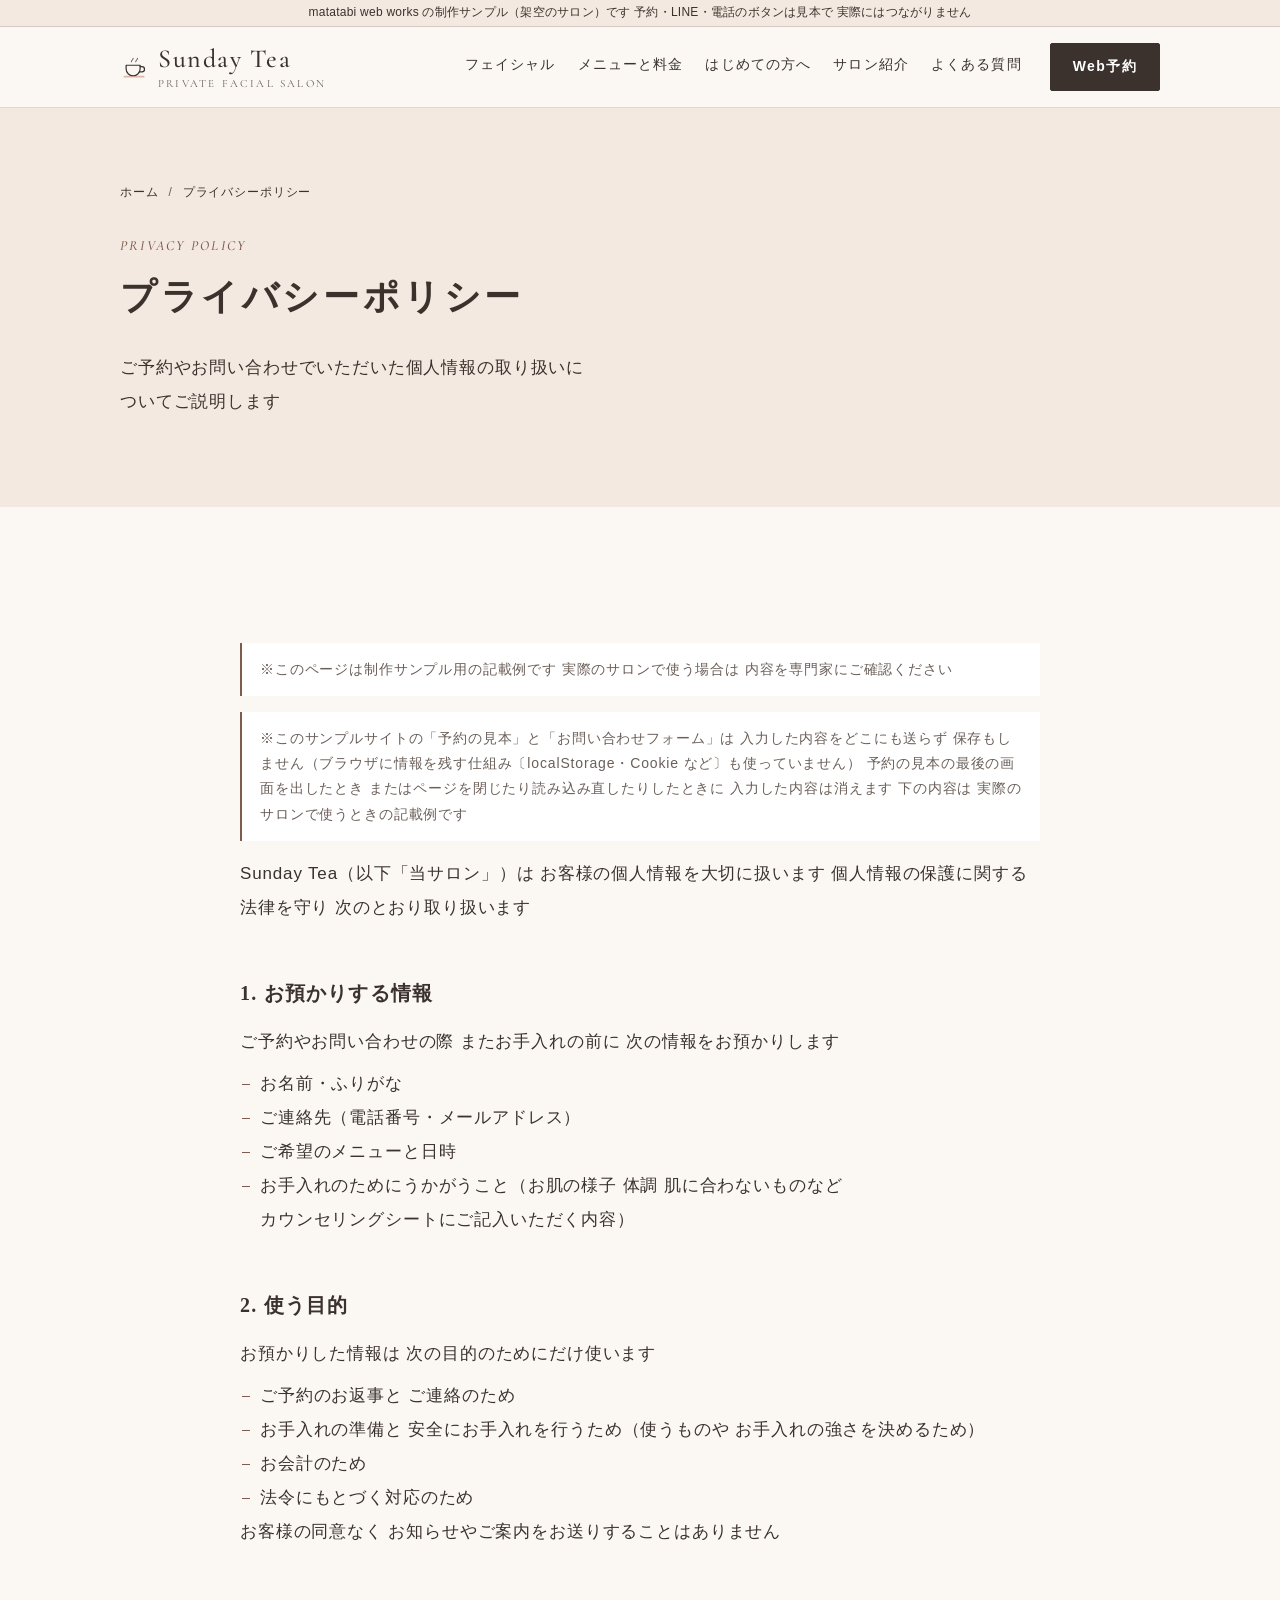
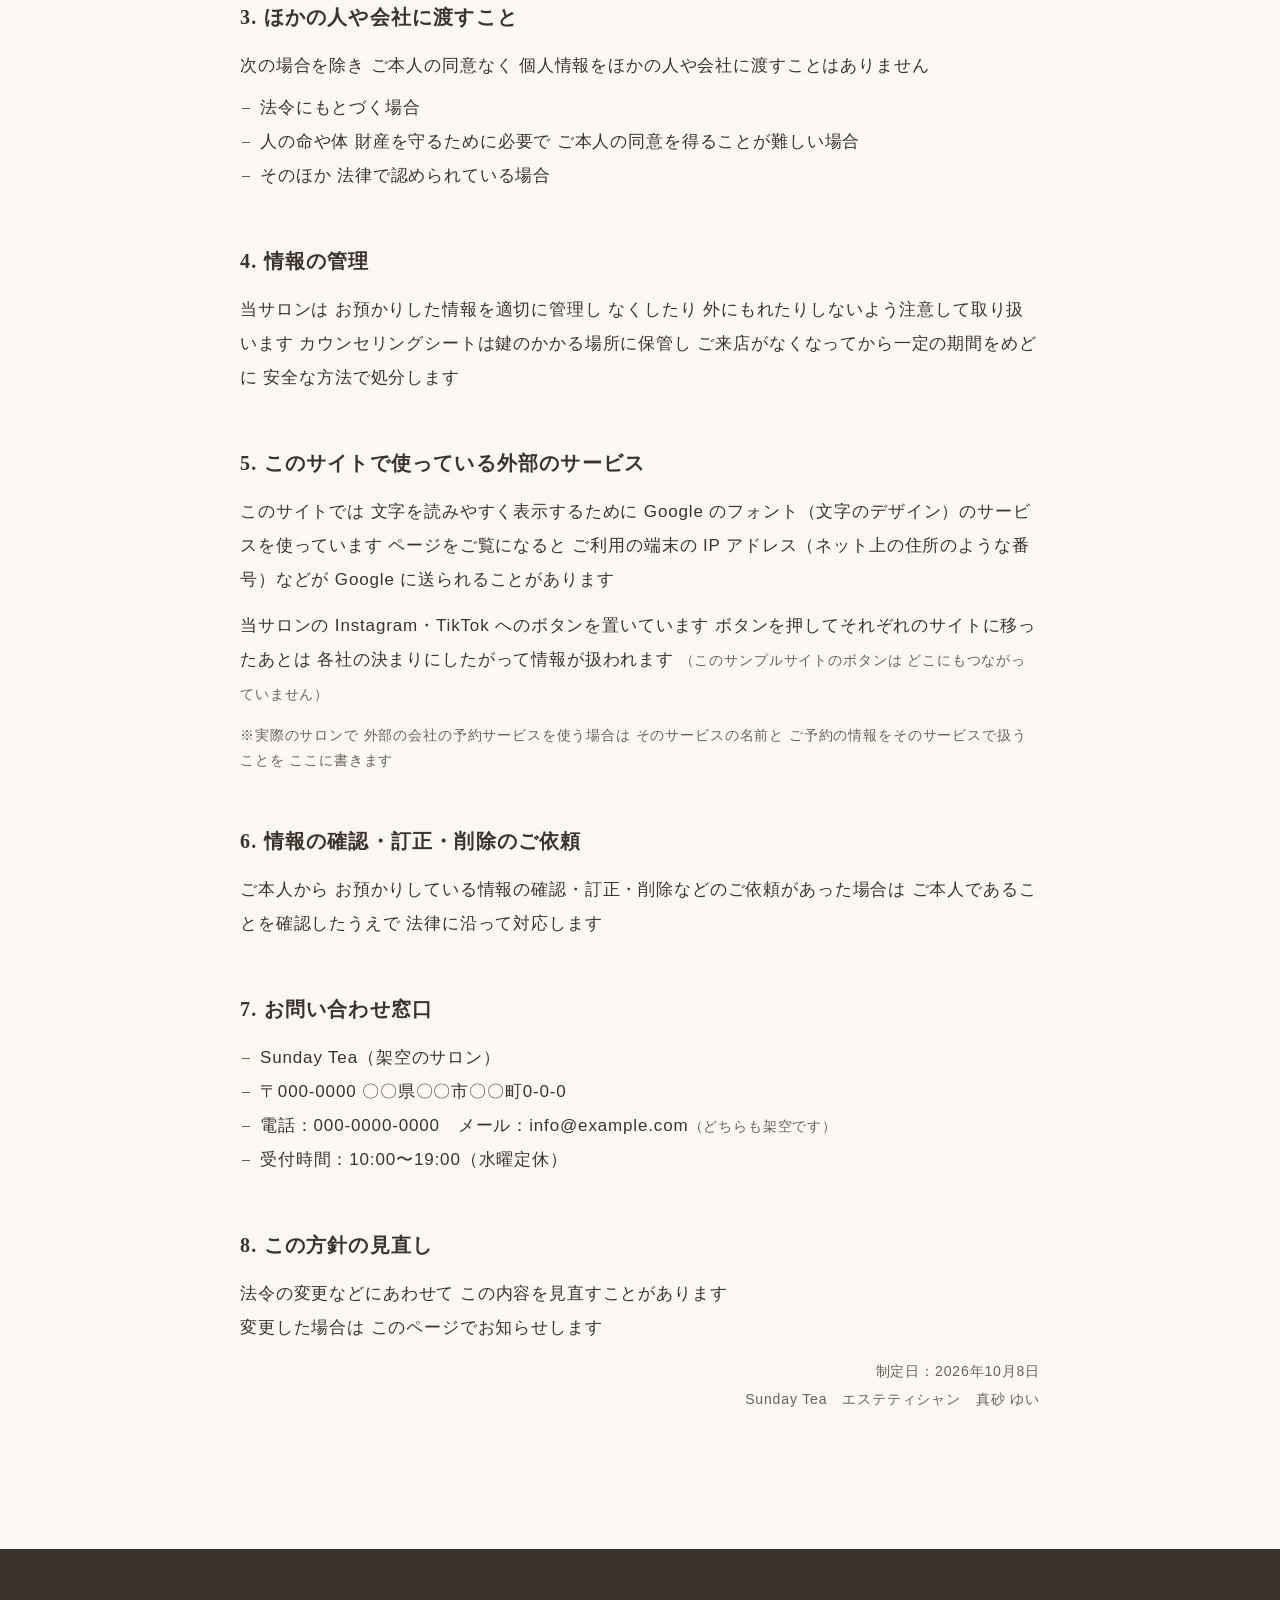
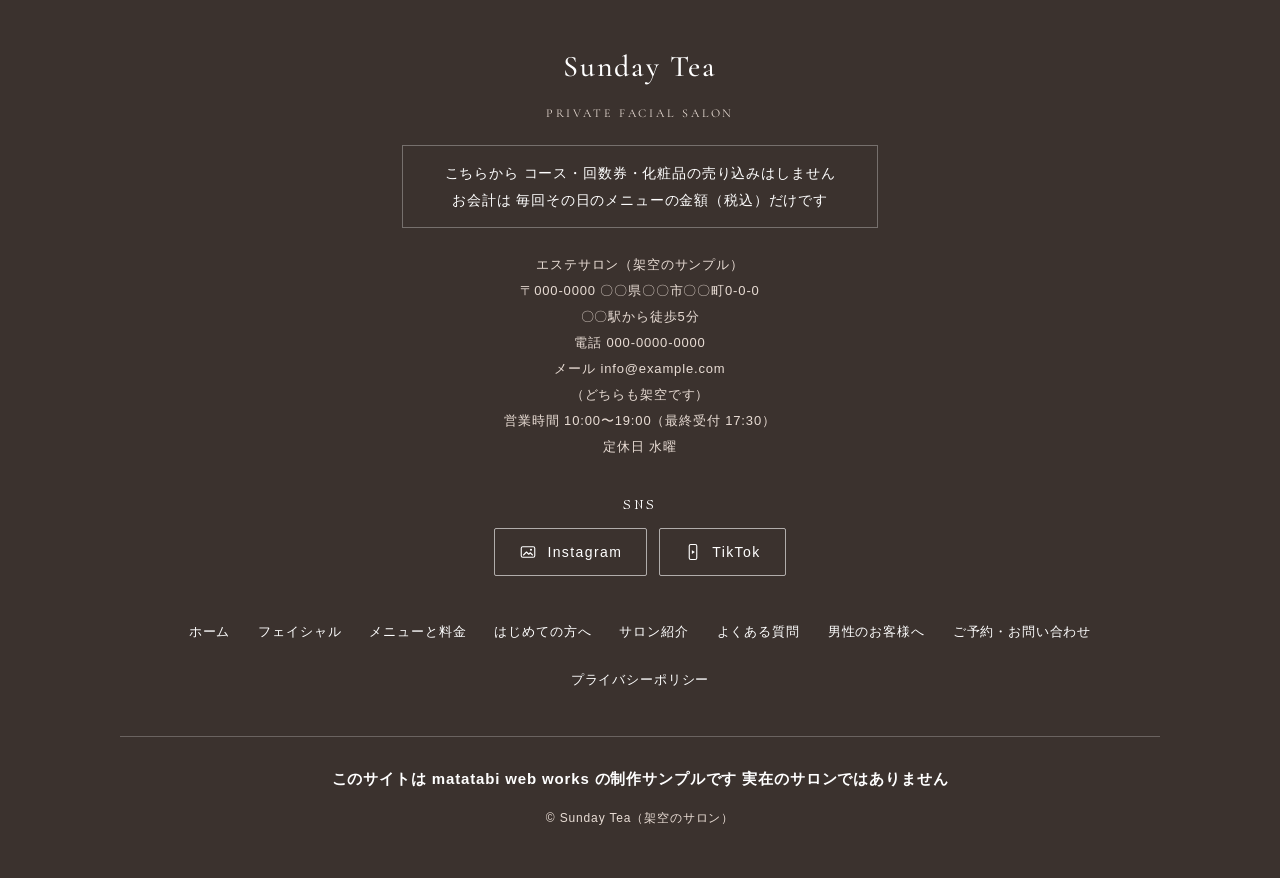
<file: privacy.html>
<!DOCTYPE html>
<html lang="ja" data-moji="d">
<head>
  <meta charset="UTF-8">
  <meta name="viewport" content="width=device-width, initial-scale=1">
  <meta name="robots" content="noindex">
  <meta name="format-detection" content="telephone=no">
  <title>プライバシーポリシー｜Sunday Tea（フェイシャル専門のサロン・制作サンプル・架空）</title>
  <meta name="description" content="Sunday Tea のプライバシーポリシー（記載例）です。ご予約やお問い合わせでお預かりする個人情報の取り扱いについてご説明します。">
  <meta property="og:title" content="プライバシーポリシー｜Sunday Tea（フェイシャル専門のサロン・制作サンプル・架空）">
  <meta property="og:description" content="個人情報の取り扱いについて（記載例）。（制作サンプル・架空のサロン）">
  <meta property="og:type" content="article">
  <meta property="og:site_name" content="Sunday Tea（制作サンプル・架空のサロン）">
  <meta property="og:locale" content="ja_JP">
  <meta name="theme-color" content="#3B322E">
  <link rel="icon" href="images/favicon.svg" type="image/svg+xml">
  <link rel="preconnect" href="https://fonts.googleapis.com">
  <link rel="preconnect" href="https://fonts.gstatic.com" crossorigin>
  <!-- 字体は「使う文字だけ」を読む。アドレスの text= は tools/font-text.py が書き換える -->
  <link rel="stylesheet" data-font="mincho" href="https://fonts.googleapis.com/css2?family=Shippori+Mincho+B1:wght@600&amp;text=%25%26%2C-.0123456789%3A%40ABCDEFGIKLMNOPQRSTUVWYacdefgiklmnoprstuvwxy%E2%80%BB%E2%91%A0%E2%91%A1%E2%91%A2%E2%91%A3%E2%91%A4%E3%80%81%E3%80%82%E3%80%87%E3%80%8C%E3%80%8D%E3%80%92%E3%80%94%E3%80%95%E3%80%9C%E3%81%82%E3%81%84%E3%81%86%E3%81%88%E3%81%8A%E3%81%8B%E3%81%8C%E3%81%8D%E3%81%8F%E3%81%90%E3%81%91%E3%81%92%E3%81%93%E3%81%94%E3%81%95%E3%81%97%E3%81%98%E3%81%99%E3%81%9A%E3%81%9B%E3%81%9C%E3%81%9D%E3%81%9E%E3%81%9F%E3%81%A0%E3%81%A1%E3%81%A3%E3%81%A4%E3%81%A5%E3%81%A6%E3%81%A7%E3%81%A8%E3%81%A9%E3%81%AA%E3%81%AB%E3%81%AE%E3%81%AF%E3%81%B0%E3%81%B2%E3%81%B5%E3%81%B6%E3%81%B8%E3%81%B9%E3%81%BB%E3%81%BE%E3%81%BF%E3%82%81%E3%82%82%E3%82%83%E3%82%84%E3%82%86%E3%82%88%E3%82%89%E3%82%8A%E3%82%8B%E3%82%8C%E3%82%8D%E3%82%8F%E3%82%92%E3%82%93%E3%82%A2%E3%82%A3%E3%82%A4%E3%82%A6%E3%82%A7%E3%82%A8%E3%82%A9%E3%82%AA%E3%82%AB%E3%82%AD%E3%82%AF%E3%82%B0%E3%82%B3%E3%82%B5%E3%82%B6%E3%82%B7%E3%82%B8%E3%82%B9%E3%82%BB%E3%82%BF%E3%83%83%E3%83%86%E3%83%87%E3%83%88%E3%83%89%E3%83%8B%E3%83%8D%E3%83%90%E3%83%91%E3%83%93%E3%83%95%E3%83%96%E3%83%97%E3%83%9A%E3%83%9B%E3%83%9C%E3%83%9D%E3%83%9F%E3%83%A0%E3%83%A1%E3%83%A3%E3%83%A5%E3%83%A9%E3%83%AA%E3%83%AB%E3%83%AC%E3%83%AD%E3%83%B3%E3%83%BB%E3%83%BC%E4%B8%80%E4%B8%8A%E4%B8%8B%E4%B9%BE%E4%BA%88%E4%BA%8B%E4%BA%BA%E4%BB%8B%E4%BB%95%E4%BB%98%E4%BB%A4%E4%BB%A5%E4%BC%91%E4%BC%9A%E4%BC%9D%E4%BD%8F%E4%BD%93%E4%BD%95%E4%BD%9C%E4%BD%BF%E4%BE%8B%E4%BE%9D%E4%BF%9D%E5%80%8B%E5%82%99%E5%85%88%E5%85%A5%E5%85%A8%E5%86%85%E5%86%86%E5%86%99%E5%87%A6%E5%87%BA%E5%88%86%E5%88%87%E5%88%A9%E5%88%B6%E5%88%B8%E5%89%8A%E5%89%8D%E5%8A%9B%E5%8A%A0%E5%8C%96%E5%8D%88%E5%8F%96%E5%8F%97%E5%8F%A3%E5%8F%B7%E5%90%84%E5%90%88%E5%90%8C%E5%90%8D%E5%91%BD%E5%95%8F%E5%9B%9E%E5%9B%B2%E5%A0%B1%E5%A0%B4%E5%A3%B2%E5%A4%89%E5%A4%96%E5%A4%A7%E5%A9%9A%E5%AD%90%E5%AD%97%E5%AD%98%E5%AD%A3%E5%AE%88%E5%AE%89%E5%AE%9A%E5%AE%9F%E5%AE%A2%E5%AE%A4%E5%AE%B6%E5%AE%B9%E5%AF%BE%E5%B0%82%E5%B0%91%E5%B1%8B%E5%B8%82%E5%B8%8C%E5%B8%B0%E5%B9%B4%E5%BA%97%E5%BC%8F%E5%BC%B7%E5%BD%93%E5%BE%8B%E5%BE%8C%E5%BE%97%E5%BF%85%E5%BF%9C%E6%80%A7%E6%83%85%E6%84%8F%E6%89%80%E6%89%8B%E6%89%95%E6%89%B1%E6%8A%BC%E6%8C%81%E6%8E%A2%E6%94%AF%E6%95%B0%E6%96%87%E6%96%99%E6%96%AD%E6%96%B9%E6%97%A5%E6%99%82%E6%9B%9C%E6%9B%B4%E6%9B%B8%E6%9B%BF%E6%9C%80%E6%9C%88%E6%9C%8D%E6%9C%9B%E6%9C%9F%E6%9C%AB%E6%9C%AC%E6%9D%9F%E6%9D%A5%E6%9E%B6%E6%A1%88%E6%A2%B0%E6%A6%82%E6%A7%98%E6%A8%AA%E6%A9%9F%E6%AC%A1%E6%AD%A3%E6%AE%8B%E6%B0%97%E6%B0%B4%E6%B1%BA%E6%B2%BF%E6%B3%95%E6%B3%A1%E6%B3%A8%E6%B4%97%E6%B5%81%E6%B6%88%E6%B8%A1%E6%BA%96%E7%82%B9%E7%84%A1%E7%87%A5%E7%89%A9%E7%90%86%E7%94%A3%E7%94%A8%E7%94%B7%E7%94%BA%E7%94%BB%E7%95%AA%E7%99%BA%E7%9A%84%E7%9B%AE%E7%9B%B4%E7%9B%B8%E7%9C%8C%E7%9C%9F%E7%9D%80%E7%9F%A5%E7%9F%AD%E7%A0%82%E7%A2%BA%E7%A4%BA%E7%A4%BE%E7%A7%BB%E7%A8%8E%E7%A9%BA%E7%AA%93%E7%AB%AF%E7%AE%A1%E7%AF%80%E7%B2%A7%E7%B4%84%E7%B4%B9%E7%B5%84%E7%B5%90%E7%B5%A1%E7%BD%AE%E7%BE%8E%E8%82%8C%E8%85%95%E8%8C%B6%E8%90%BD%E8%A1%8C%E8%A1%A8%E8%A3%85%E8%A4%92%E8%A6%81%E8%A6%8B%E8%A6%A7%E8%A8%82%E8%A8%88%E8%A8%98%E8%A9%B1%E8%AA%8D%E8%AA%AD%E8%AA%BF%E8%AB%87%E8%AD%B7%E8%B2%A1%E8%B3%AA%E8%B6%B3%E8%BC%89%E8%BE%BC%E8%BF%94%E8%BF%BD%E9%80%81%E9%80%A3%E9%81%85%E9%81%8E%E9%81%A9%E9%81%B8%E9%83%A8%E9%87%91%E9%87%9D%E9%8D%B5%E9%95%B7%E9%96%80%E9%96%89%E9%96%93%E9%96%A2%E9%99%8D%E9%99%A4%E9%9A%9B%E9%9B%A3%E9%9B%B0%E9%9B%BB%E9%9D%99%E9%9D%A2%E9%A0%90%E9%A0%BC%E9%A1%8D%E9%A1%94%E9%A1%98%E9%A6%96%EF%BC%88%EF%BC%89%EF%BC%8B%EF%BC%8F%EF%BC%9A&amp;display=swap">
  <link rel="stylesheet" data-font="gothic" href="https://fonts.googleapis.com/css2?family=Zen+Kaku+Gothic+New:wght@400;700&amp;text=%20%22%25%26%28%29%2C-.0123456789%3A%3D%40ABCDEFGIJKLMNOPQRSTUVWY%5B%5D_abcdefghijklmnopqrstuvwxy%C2%A9%C3%97%E2%80%B9%E2%80%BA%E2%80%BB%E2%91%A0%E2%91%A1%E2%91%A2%E2%91%A3%E2%91%A4%E2%96%B3%E2%97%8B%E3%80%81%E3%80%82%E3%80%87%E3%80%8C%E3%80%8D%E3%80%92%E3%80%94%E3%80%95%E3%80%9C%E3%81%82%E3%81%84%E3%81%86%E3%81%88%E3%81%8A%E3%81%8B%E3%81%8C%E3%81%8D%E3%81%8E%E3%81%8F%E3%81%90%E3%81%91%E3%81%92%E3%81%93%E3%81%94%E3%81%95%E3%81%96%E3%81%97%E3%81%98%E3%81%99%E3%81%9A%E3%81%9B%E3%81%9C%E3%81%9D%E3%81%9E%E3%81%9F%E3%81%A0%E3%81%A1%E3%81%A3%E3%81%A4%E3%81%A5%E3%81%A6%E3%81%A7%E3%81%A8%E3%81%A9%E3%81%AA%E3%81%AB%E3%81%AD%E3%81%AE%E3%81%AF%E3%81%B0%E3%81%B2%E3%81%B4%E3%81%B5%E3%81%B6%E3%81%B8%E3%81%B9%E3%81%BB%E3%81%BE%E3%81%BF%E3%82%80%E3%82%81%E3%82%82%E3%82%83%E3%82%84%E3%82%86%E3%82%87%E3%82%88%E3%82%89%E3%82%8A%E3%82%8B%E3%82%8C%E3%82%8D%E3%82%8F%E3%82%92%E3%82%93%E3%82%A2%E3%82%A3%E3%82%A4%E3%82%A6%E3%82%A7%E3%82%A8%E3%82%A9%E3%82%AA%E3%82%AB%E3%82%AC%E3%82%AD%E3%82%AF%E3%82%B0%E3%82%B1%E3%82%B3%E3%82%B5%E3%82%B6%E3%82%B7%E3%82%B8%E3%82%B9%E3%82%BA%E3%82%BB%E3%82%BF%E3%83%80%E3%83%81%E3%83%83%E3%83%84%E3%83%86%E3%83%87%E3%83%88%E3%83%89%E3%83%8B%E3%83%8D%E3%83%8F%E3%83%90%E3%83%91%E3%83%93%E3%83%95%E3%83%96%E3%83%97%E3%83%98%E3%83%99%E3%83%9A%E3%83%9B%E3%83%9C%E3%83%9D%E3%83%9E%E3%83%9F%E3%83%A0%E3%83%A1%E3%83%A3%E3%83%A5%E3%83%A9%E3%83%AA%E3%83%AB%E3%83%AC%E3%83%AD%E3%83%B3%E3%83%BB%E3%83%BC%E4%B8%80%E4%B8%88%E4%B8%89%E4%B8%8A%E4%B8%8B%E4%B8%A1%E4%B8%A6%E4%B8%AD%E4%B8%B8%E4%B9%BE%E4%BA%86%E4%BA%88%E4%BA%8B%E4%BA%BA%E4%BB%8A%E4%BB%8B%E4%BB%95%E4%BB%98%E4%BB%A4%E4%BB%A5%E4%BB%BB%E4%BC%91%E4%BC%9A%E4%BC%9D%E4%BD%8F%E4%BD%93%E4%BD%95%E4%BD%9C%E4%BD%BF%E4%BE%8B%E4%BE%9D%E4%BF%82%E4%BF%9D%E4%BF%A1%E5%80%8B%E5%82%99%E5%84%AA%E5%85%83%E5%85%88%E5%85%89%E5%85%A5%E5%85%A8%E5%85%AC%E5%85%B7%E5%85%B8%E5%86%85%E5%86%86%E5%86%8D%E5%86%99%E5%87%A6%E5%87%BA%E5%88%80%E5%88%86%E5%88%87%E5%88%9D%E5%88%A9%E5%88%B6%E5%88%B8%E5%89%83%E5%89%8A%E5%89%8D%E5%89%B2%E5%8A%9B%E5%8A%A0%E5%8A%A9%E5%8A%B9%E5%8B%95%E5%8B%A4%E5%8C%85%E5%8C%96%E5%8C%BB%E5%8D%88%E5%8D%B0%E5%8F%8B%E5%8F%96%E5%8F%97%E5%8F%A3%E5%8F%A5%E5%8F%B0%E5%8F%B7%E5%90%84%E5%90%88%E5%90%8C%E5%90%8D%E5%90%AB%E5%91%BD%E5%93%81%E5%95%8F%E5%96%B6%E5%99%A8%E5%9B%9E%E5%9B%A3%E5%9B%B2%E5%9B%B3%E5%9C%92%E5%9C%9F%E5%9C%A8%E5%9C%B0%E5%A0%B1%E5%A0%B4%E5%A3%81%E5%A3%B0%E5%A3%B2%E5%A4%89%E5%A4%96%E5%A4%9C%E5%A4%A7%E5%A4%AB%E5%A5%91%E5%A5%A5%E5%A5%B3%E5%A5%BD%E5%A6%8A%E5%A7%8B%E5%A8%A0%E5%A9%9A%E5%AD%90%E5%AD%97%E5%AD%98%E5%AD%A3%E5%AE%88%E5%AE%89%E5%AE%8C%E5%AE%9A%E5%AE%9F%E5%AE%A2%E5%AE%A4%E5%AE%B6%E5%AE%B9%E5%AF%BE%E5%B0%82%E5%B0%8F%E5%B0%91%E5%B1%80%E5%B1%8A%E5%B1%8B%E5%B1%B1%E5%B7%AE%E5%B8%82%E5%B8%8C%E5%B8%AB%E5%B8%AD%E5%B8%B0%E5%B9%B4%E5%BA%97%E5%BA%A6%E5%BC%8F%E5%BC%95%E5%BC%B1%E5%BC%B5%E5%BC%B7%E5%BD%93%E5%BD%A2%E5%BD%B1%E5%BE%85%E5%BE%8B%E5%BE%8C%E5%BE%92%E5%BE%97%E5%BF%83%E5%BF%85%E5%BF%9C%E6%80%A7%E6%81%AF%E6%83%85%E6%84%8F%E6%84%9F%E6%85%8B%E6%85%AE%E6%88%90%E6%89%80%E6%89%8B%E6%89%95%E6%89%B1%E6%89%BF%E6%8A%98%E6%8A%BC%E6%8B%85%E6%8C%81%E6%8C%BF%E6%8D%A8%E6%8E%A2%E6%8E%A7%E6%8E%B2%E6%8F%9B%E6%94%AF%E6%95%99%E6%95%B0%E6%96%87%E6%96%99%E6%96%AD%E6%96%B0%E6%96%B9%E6%97%A5%E6%98%8E%E6%99%82%E6%9B%9C%E6%9B%B4%E6%9B%B8%E6%9B%BF%E6%9C%80%E6%9C%88%E6%9C%8D%E6%9C%9B%E6%9C%9D%E6%9C%9F%E6%9C%A8%E6%9C%AB%E6%9C%AC%E6%9D%9F%E6%9D%A5%E6%9D%AF%E6%9E%9A%E6%9E%A0%E6%9E%B6%E6%A0%BC%E6%A1%88%E6%A2%B0%E6%A3%9A%E6%A4%8D%E6%A5%AD%E6%A5%BD%E6%A6%82%E6%A7%98%E6%A8%AA%E6%A9%9F%E6%AC%A1%E6%AD%A2%E6%AD%A3%E6%AD%A9%E6%AE%8B%E6%AE%B5%E6%AF%8E%E6%B0%91%E6%B0%97%E6%B0%B4%E6%B1%BA%E6%B2%BF%E6%B3%81%E6%B3%95%E6%B3%A1%E6%B3%A8%E6%B4%97%E6%B5%81%E6%B6%88%E6%B6%B2%E6%B7%BB%E6%B8%88%E6%B8%A1%E6%B9%AF%E6%BA%80%E6%BA%96%E6%BF%83%E7%81%AB%E7%82%B9%E7%84%A1%E7%85%A7%E7%87%A5%E7%89%A9%E7%89%B9%E7%8A%B6%E7%8E%84%E7%8F%BE%E7%90%86%E7%93%B6%E7%94%9F%E7%94%A3%E7%94%A8%E7%94%B0%E7%94%B1%E7%94%B3%E7%94%B7%E7%94%BA%E7%94%BB%E7%95%99%E7%95%A5%E7%95%AA%E7%99%82%E7%99%BA%E7%99%BD%E7%9A%84%E7%9A%BF%E7%9B%AE%E7%9B%B4%E7%9B%B8%E7%9C%81%E7%9C%8C%E7%9C%9F%E7%9C%A0%E7%9D%80%E7%9F%A2%E7%9F%A5%E7%9F%AD%E7%9F%B3%E7%A0%82%E7%A2%BA%E7%A4%BA%E7%A4%BE%E7%A7%BB%E7%A8%8E%E7%A8%AE%E7%A9%BA%E7%AA%93%E7%AB%8B%E7%AB%AF%E7%AC%AC%E7%AE%A1%E7%AF%80%E7%B2%A7%E7%B4%84%E7%B4%99%E7%B4%B9%E7%B5%82%E7%B5%84%E7%B5%90%E7%B5%A1%E7%B6%9A%E7%B7%8A%E7%B7%92%E7%B8%81%E7%BD%AE%E7%BE%8E%E8%80%83%E8%80%85%E8%81%9E%E8%82%8C%E8%85%95%E8%87%AA%E8%89%AF%E8%89%B2%E8%8A%B1%E8%8B%A6%E8%8C%B6%E8%90%BD%E8%91%89%E8%96%84%E8%A1%8C%E8%A1%A8%E8%A2%96%E8%A3%85%E8%A4%92%E8%A6%81%E8%A6%8B%E8%A6%A7%E8%A7%92%E8%A8%82%E8%A8%88%E8%A8%98%E8%A9%B1%E8%AA%8D%E8%AA%AC%E8%AA%AD%E8%AA%BF%E8%AB%87%E8%AD%B7%E8%B2%A1%E8%B2%A9%E8%B2%B8%E8%B3%87%E8%B3%AA%E8%B5%A4%E8%B6%B3%E8%BA%AB%E8%BB%8A%E8%BB%BD%E8%BC%89%E8%BE%BA%E8%BE%BC%E8%BF%8E%E8%BF%91%E8%BF%94%E8%BF%B7%E8%BF%BD%E9%80%81%E9%80%94%E9%80%9A%E9%80%A3%E9%80%B2%E9%81%85%E9%81%8E%E9%81%93%E9%81%A0%E9%81%A9%E9%81%B8%E9%83%A8%E9%85%8D%E9%87%8D%E9%87%91%E9%87%9D%E9%89%A2%E9%8D%B5%E9%8F%A1%E9%95%B7%E9%96%80%E9%96%89%E9%96%8B%E9%96%93%E9%96%A2%E9%99%8D%E9%99%A2%E9%99%A4%E9%9A%8E%E9%9A%9B%E9%9B%A3%E9%9B%B0%E9%9B%BB%E9%9D%99%E9%9D%A2%E9%9F%B3%E9%A0%85%E9%A0%86%E9%A0%88%E9%A0%90%E9%A0%AC%E9%A0%BC%E9%A1%8D%E9%A1%94%E9%A1%98%E9%A1%9E%E9%A3%B2%E9%A6%96%E9%A6%99%E9%A7%85%E9%A7%90%E9%AB%98%E9%B3%B4%E9%BB%92%EF%BC%88%EF%BC%89%EF%BC%8B%EF%BC%8F%EF%BC%9A%EF%BC%9D%EF%BC%9F%EF%BD%9C&amp;display=swap">
  <link rel="stylesheet" data-font="accent" href="https://fonts.googleapis.com/css2?family=Cormorant+Garamond:ital,wght@0,500;1,500&amp;text=%20%26%2C.0123456789%3AABCDEFGIKLMNOPQRSTUVWYacdefilmnoprstuvwy&amp;display=swap">
  <link rel="stylesheet" href="css/style.css?v=20261031-4">
  <script src="js/main.js?v=20261009-09" defer></script>
</head>
<body class="has-fixed-cta">
  <a class="skip-link" href="#main">本文へ<wbr>移動</a>
  <header class="site-header">
    <p class="sample-notice"><span class="sample-notice__pc">matatabi web works の<wbr>制作サンプル<wbr>（架空の<wbr>サロン）です 予約・LINE・電話の<wbr>ボタンは<wbr>見本で 実際には<wbr>つながりません</span> <span class="sample-notice__sp">matatabi web works の<wbr>見本です<wbr>（架空の<wbr>サロン）</span></p>
    <div class="container site-header__inner">
      <a href="index.html" class="site-logo">
        <img src="images/logo-mark.svg" alt="" width="28" height="28">
        <span class="site-logo__text"><span class="site-logo__name">Sunday Tea</span><span class="site-logo__sub">PRIVATE FACIAL SALON</span></span>
      </a>
      <nav class="global-nav" id="global-nav" aria-label="メインメニュー">
        <ul class="global-nav__list">
          <li data-wrap="phrase" class="global-nav__home"><a href="index.html"><span>ホーム</span></a></li>
          <li data-wrap="phrase"><a href="facial.html"><span>フェイシャル</span></a></li>
          <li data-wrap="phrase"><a href="menu.html"><span>メニューと<wbr>料金</span></a></li>
          <li data-wrap="phrase"><a href="first.html"><span>はじめての<wbr>方へ</span></a></li>
          <li data-wrap="phrase"><a href="about.html"><span>サロン紹介</span></a></li>
          <li data-wrap="phrase"><a href="faq.html"><span>よく<wbr>ある<wbr>質問</span></a></li>
          <li data-wrap="phrase" class="global-nav__reserve-sp"><a href="reserve.html"><span>ご予約・<wbr>お問い合わせ</span></a></li>
        </ul>
        <p data-wrap="phrase" class="global-nav__cta"><a href="reserve.html#booking" class="btn btn--primary">24時間<wbr>Web予約</a></p>
      </nav>
      <div class="header-actions">
        <a href="reserve.html#booking" class="btn btn--primary header-reserve">Web予約</a>
        <button type="button" class="menu-toggle" aria-label="メニューを開く" aria-expanded="false" aria-controls="global-nav">
          <span class="menu-toggle__bars" aria-hidden="true"></span>
        </button>
      </div>
    </div>
  </header>
  <main id="main">
    <div class="page-head">
      <div class="container">
        <nav class="breadcrumb" aria-label="パンくずリスト">
          <ol>
            <li data-wrap="phrase"><a href="index.html">ホーム</a></li>
            <li data-wrap="phrase"><span aria-current="page">プライバシーポリシー</span></li>
          </ol>
        </nav>
        <span class="eyebrow" aria-hidden="true">PRIVACY POLICY</span>
        <h1 class="page-head__title">プライバシー<wbr>ポリシー</h1>
        <p data-wrap="phrase" class="lead">ご予約や<wbr>お問い合わせで<wbr>いただいた<wbr>個人情報の<wbr>取り扱いに<wbr>ついて<wbr>ご説明します</p>
      </div>
    </div>
    <div class="section">
      <div class="container">
        <div class="policy">
          <p data-clauses="1" data-wrap="phrase" class="note policy__sample"><span class="kc">※<wbr>この<wbr>ページは<wbr>制作<wbr>サンプル<wbr>用の<wbr>記載例です</span> <span class="kc"><wbr>実際の<wbr>サロンで<wbr>使う<wbr>場合は 内容を<wbr>専門家に<wbr>ご確認ください</span></p>
          <p class="note policy__sample">※<wbr>この<wbr>サンプルサイトの<wbr>「予約の<wbr>見本」と<wbr>「お問い合わせフォーム」は 入力した<wbr>内容を<wbr>どこにも<wbr>送らず 保存もしません<wbr>（ブラウザに<wbr>情報を<wbr>残す<wbr>仕組み〔localStorage・Cookie など<wbr>〕も<wbr>使っていません） 予約の<wbr>見本の<wbr>最後の<wbr>画面を<wbr>出した<wbr>とき または<wbr>ページを<wbr>閉じたり<wbr>読み込み直したりした<wbr>ときに 入力した<wbr>内容は<wbr>消えます 下の<wbr>内容は 実際の<wbr>サロンで<wbr>使う<wbr>ときの<wbr>記載例です</p>

          <p>Sunday Tea<wbr>（以下<wbr>「当<wbr>サロン」）は お客様の<wbr>個人情報を<wbr>大切に<wbr>扱います 個人情報の<wbr>保護に<wbr>関する<wbr>法律を<wbr>守り 次の<wbr>とおり取り扱います</p>

          <h2>1. お預かりする<wbr>情報</h2>
          <p data-wrap="phrase">ご予約や<wbr>お問い合わせの<wbr>際 また<wbr>お手入れの<wbr>前に 次の<wbr>情報を<wbr>お預かりします</p>
          <ul>
            <li data-wrap="phrase">お名前・ふりが<wbr>な</li>
            <li data-wrap="phrase">ご連絡先<wbr>（電話番号・メールアドレス）</li>
            <li data-wrap="phrase">ご希望の<wbr>メニューと<wbr>日時</li>
            <li data-clauses="1" data-wrap="phrase"><span class="kc">お手入れの<wbr>ために<wbr>うかが<wbr>うこと<wbr>（お肌の<wbr>様子 体<wbr>調 肌に<wbr>合わない<wbr>ものなど</span> <span class="kc"><wbr>カウンセリングシートに<wbr>ご記入いただく<wbr>内容）</span></li>
          </ul>

          <h2>2. 使う<wbr>目的</h2>
          <p data-wrap="phrase">お預かりした<wbr>情報は 次の<wbr>目的の<wbr>ためにだけ<wbr>使います</p>
          <ul>
            <li data-wrap="phrase">ご予約の<wbr>お返事と ご連絡の<wbr>ため</li>
            <li data-wrap="phrase">お手入れの<wbr>準備と 安全に<wbr>お手入れを<wbr>行う<wbr>ため<wbr>（使う<wbr>ものや お手入れの<wbr>強さを<wbr>決める<wbr>ため）</li>
            <li data-wrap="phrase">お会計の<wbr>ため</li>
            <li data-wrap="phrase">法令にもとづく<wbr>対応の<wbr>ため</li>
          </ul>
          <p data-wrap="phrase">お客様の<wbr>同意なく お知らせや<wbr>ご案内を<wbr>お送りする<wbr>ことは<wbr>ありません</p>

          <h2>3. ほかの<wbr>人や<wbr>会社に<wbr>渡す<wbr>こと</h2>
          <p data-wrap="phrase">次の<wbr>場合を<wbr>除き ご本人の<wbr>同意なく 個人情報を<wbr>ほかの<wbr>人や<wbr>会社に<wbr>渡すことは<wbr>ありません</p>
          <ul>
            <li data-wrap="phrase">法令にもとづく<wbr>場合</li>
            <li data-wrap="phrase">人の<wbr>命や<wbr>体 財産を<wbr>守る<wbr>ために<wbr>必要で ご本人の<wbr>同意を<wbr>得ることが<wbr>難しい<wbr>場合</li>
            <li data-wrap="phrase">その<wbr>ほか 法律で<wbr>認められている<wbr>場合</li>
          </ul>

          <h2>4. 情報の<wbr>管理</h2>
          <p>当サロンは お預かりした<wbr>情報を<wbr>適切に<wbr>管理し なくしたり 外にもれたりしないよう<wbr>注意して<wbr>取り扱います カウンセリングシートは<wbr>鍵の<wbr>かかる<wbr>場所に<wbr>保管し ご来店が<wbr>なくなってから<wbr>一定の<wbr>期間を<wbr>めどに 安全な<wbr>方法で<wbr>処分します</p>

          <h2>5. この<wbr>サイトで<wbr>使っている<wbr>外部の<wbr>サービス</h2>
          <p>この<wbr>サイトでは 文字を<wbr>読みやすく<wbr>表示する<wbr>ために Google の<wbr>フォント<wbr>（文字の<wbr>デザイン）の<wbr>サービスを<wbr>使っています ページを<wbr>ご覧に<wbr>なると ご利用の<wbr>端末の IP アドレス<wbr>（ネット上の<wbr>住所のような<wbr>番号）などが Google に<wbr>送られる<wbr>ことがあります</p>
          <p>当サロンの Instagram・TikTok への<wbr>ボタンを<wbr>置いています ボタンを<wbr>押して<wbr>それぞれの<wbr>サイトに<wbr>移った<wbr>あとは 各社の<wbr>決まりに<wbr>したがって<wbr>情報が<wbr>扱われます <span class="note"><wbr>（この<wbr>サンプルサイトの<wbr>ボタンは どこに<wbr>も<wbr>つながっていません）</span></p>
          <p class="note">※実際の<wbr>サロンで 外部の<wbr>会社の<wbr>予約サービスを<wbr>使う<wbr>場合は その<wbr>サービスの<wbr>名前と ご予約の<wbr>情報を<wbr>その<wbr>サービスで<wbr>扱う<wbr>ことを ここに<wbr>書きます</p>

          <h2>6. 情報の<wbr>確認・訂正・削除の<wbr>ご依頼</h2>
          <p>ご本人から お預かりしている<wbr>情報の<wbr>確認・訂正・削除などの<wbr>ご依頼が<wbr>あった<wbr>場合は ご本人である<wbr>ことを<wbr>確認したうえで 法律に<wbr>沿って<wbr>対応します</p>

          <h2>7. お問い合わせ窓口</h2>
          <ul>
            <li data-wrap="phrase">Sunday Tea<wbr>（架空の<wbr>サロン）</li>
            <li data-wrap="phrase">〒000-0000 〇〇県〇〇市〇〇町0-0-0</li>
            <li data-wrap="phrase">電話：000-0000-0000　メール：info@example.com<span class="note"><wbr>（どちらも<wbr>架空です）</span></li>
            <li data-wrap="phrase">受付<wbr>時間：<span class="nowrap">10:00〜19:00</span><wbr>（水曜定休）</li>
          </ul>

          <h2>8. この<wbr>方針の<wbr>見直し</h2>
          <p data-clauses="1" data-wrap="phrase"><span class="kc">法令の<wbr>変更などに<wbr>あわせて この<wbr>内容を<wbr>見直す<wbr>ことがあります</span> <span class="kc"><wbr>変更した<wbr>場合は この<wbr>ページで<wbr>お知らせします</span></p>

          <p data-wrap="phrase" class="policy__date">制定日：2026年10月8日<br>Sunday Tea　エステティシャン　<span class="nowrap">真砂 ゆい</span></p>
        </div>
      </div>
    </div>

  </main>
  <footer class="site-footer">
    <div class="container">
      <p class="site-footer__name">Sunday Tea</p>
      <p class="site-footer__sub">PRIVATE FACIAL SALON</p>
      <p data-clauses="1" data-wrap="phrase" class="site-footer__promise"><span class="kc">こちらから コース・回数券・化粧品の<wbr>売り込みは<wbr>しません</span> <span class="kc"><wbr>お会計は 毎回<wbr>その<wbr>日の<wbr>メニューの<wbr>金額<wbr>（税込）だけです</span></p>
      <div class="site-footer__info">
        <p data-wrap="phrase">エステサロン<wbr>（架空の<wbr>サンプル）</p>
        <p data-wrap="phrase">〒000-0000 〇〇県〇〇市〇〇町0-0-0<br><span class="nowrap">〇〇駅から<wbr>徒歩5分</span></p>
        <p data-wrap="phrase">電話 000-0000-0000<br>メール info@example.com<br><span class="nowrap">（どちらも<wbr>架空です）</span></p>
        <p data-wrap="phrase">営業時間 <span class="nowrap">10:00〜19:00<wbr>（最終受付 17:30）</span><br>定休日 水曜</p>
      </div>
      <div class="sns">
        <p class="sns__title">SNS</p>
        <ul class="sns__list">
          <li><button type="button" class="sns-btn" data-sample-sns="Instagram" aria-describedby="sns-status-footer"><svg viewBox="0 0 24 24" aria-hidden="true" focusable="false"><rect x="3" y="5" width="18" height="14" rx="2" fill="none" stroke="currentColor" stroke-width="1.5"/><path d="M6 16l4-4 3 3 2-2 3 3" fill="none" stroke="currentColor" stroke-width="1.5" stroke-linecap="round" stroke-linejoin="round"/><circle cx="16" cy="9" r="1.4" fill="currentColor"/></svg><span>Instagram</span></button></li>
          <li><button type="button" class="sns-btn" data-sample-sns="TikTok" aria-describedby="sns-status-footer"><svg viewBox="0 0 24 24" aria-hidden="true" focusable="false"><rect x="7" y="2" width="10" height="20" rx="2" fill="none" stroke="currentColor" stroke-width="1.5"/><path d="M10.5 9.5l4 2.5-4 2.5z" fill="currentColor"/></svg><span>TikTok</span></button></li>
        </ul>
        <p class="sns__status" id="sns-status-footer" role="status"></p>
      </div>
      <nav class="site-footer__nav" aria-label="フッターメニュー">
        <ul>
          <li data-wrap="phrase"><a href="index.html">ホーム</a></li>
          <li data-wrap="phrase"><a href="facial.html">フェイシャル</a></li>
          <li data-wrap="phrase"><a href="menu.html">メニューと<wbr>料金</a></li>
          <li data-wrap="phrase"><a href="first.html">はじめての<wbr>方へ</a></li>
          <li data-wrap="phrase"><a href="about.html">サロン紹介</a></li>
          <li data-wrap="phrase"><a href="faq.html">よく<wbr>ある<wbr>質問</a></li>
          <li data-wrap="phrase"><a href="men.html">男性の<wbr>お客様へ</a></li>
          <li data-wrap="phrase"><a href="reserve.html">ご予約・<wbr>お問い合わせ</a></li>
          <li data-wrap="phrase"><a href="privacy.html" aria-current="page">プライバシーポリシー</a></li>
        </ul>
      </nav>
      <p data-clauses="1" data-wrap="phrase" class="site-footer__sample"><span class="kc">この<wbr>サイトは matatabi web works の<wbr>制作<wbr>サンプルです</span> <span class="kc"><wbr>実在の<wbr>サロンではありません</span></p>
      <small class="site-footer__copy">© Sunday Tea<wbr>（架空の<wbr>サロン）</small>
    </div>
  </footer>

  <div class="fixed-cta">
    <a href="menu.html#price" class="btn btn--secondary">料金</a>
    <button type="button" class="btn btn--secondary" data-sample-sns="LINE" aria-describedby="fixed-status">LINE</button>
    <a href="reserve.html#booking" class="btn btn--primary">Web予約</a>
    <p class="fixed-cta__status" id="fixed-status" role="status"></p>
  </div>
</body>
</html>
</file>
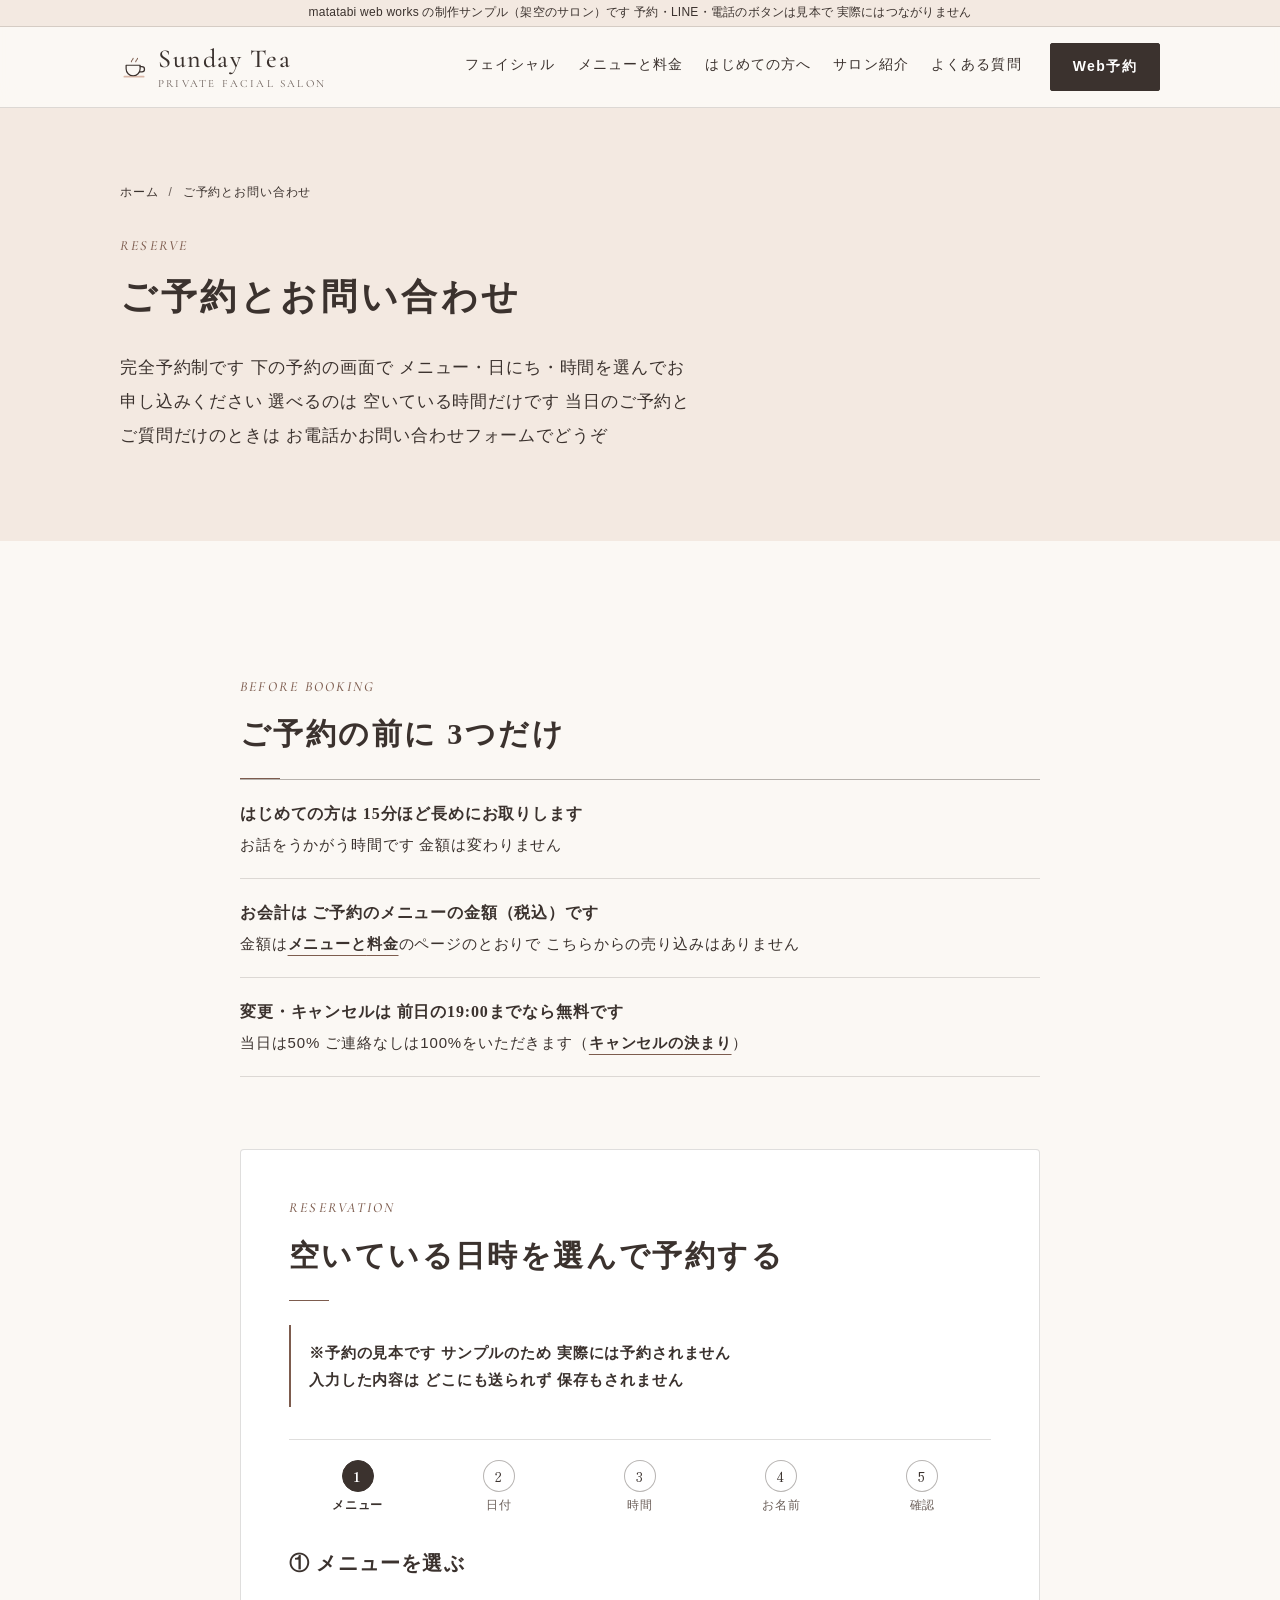
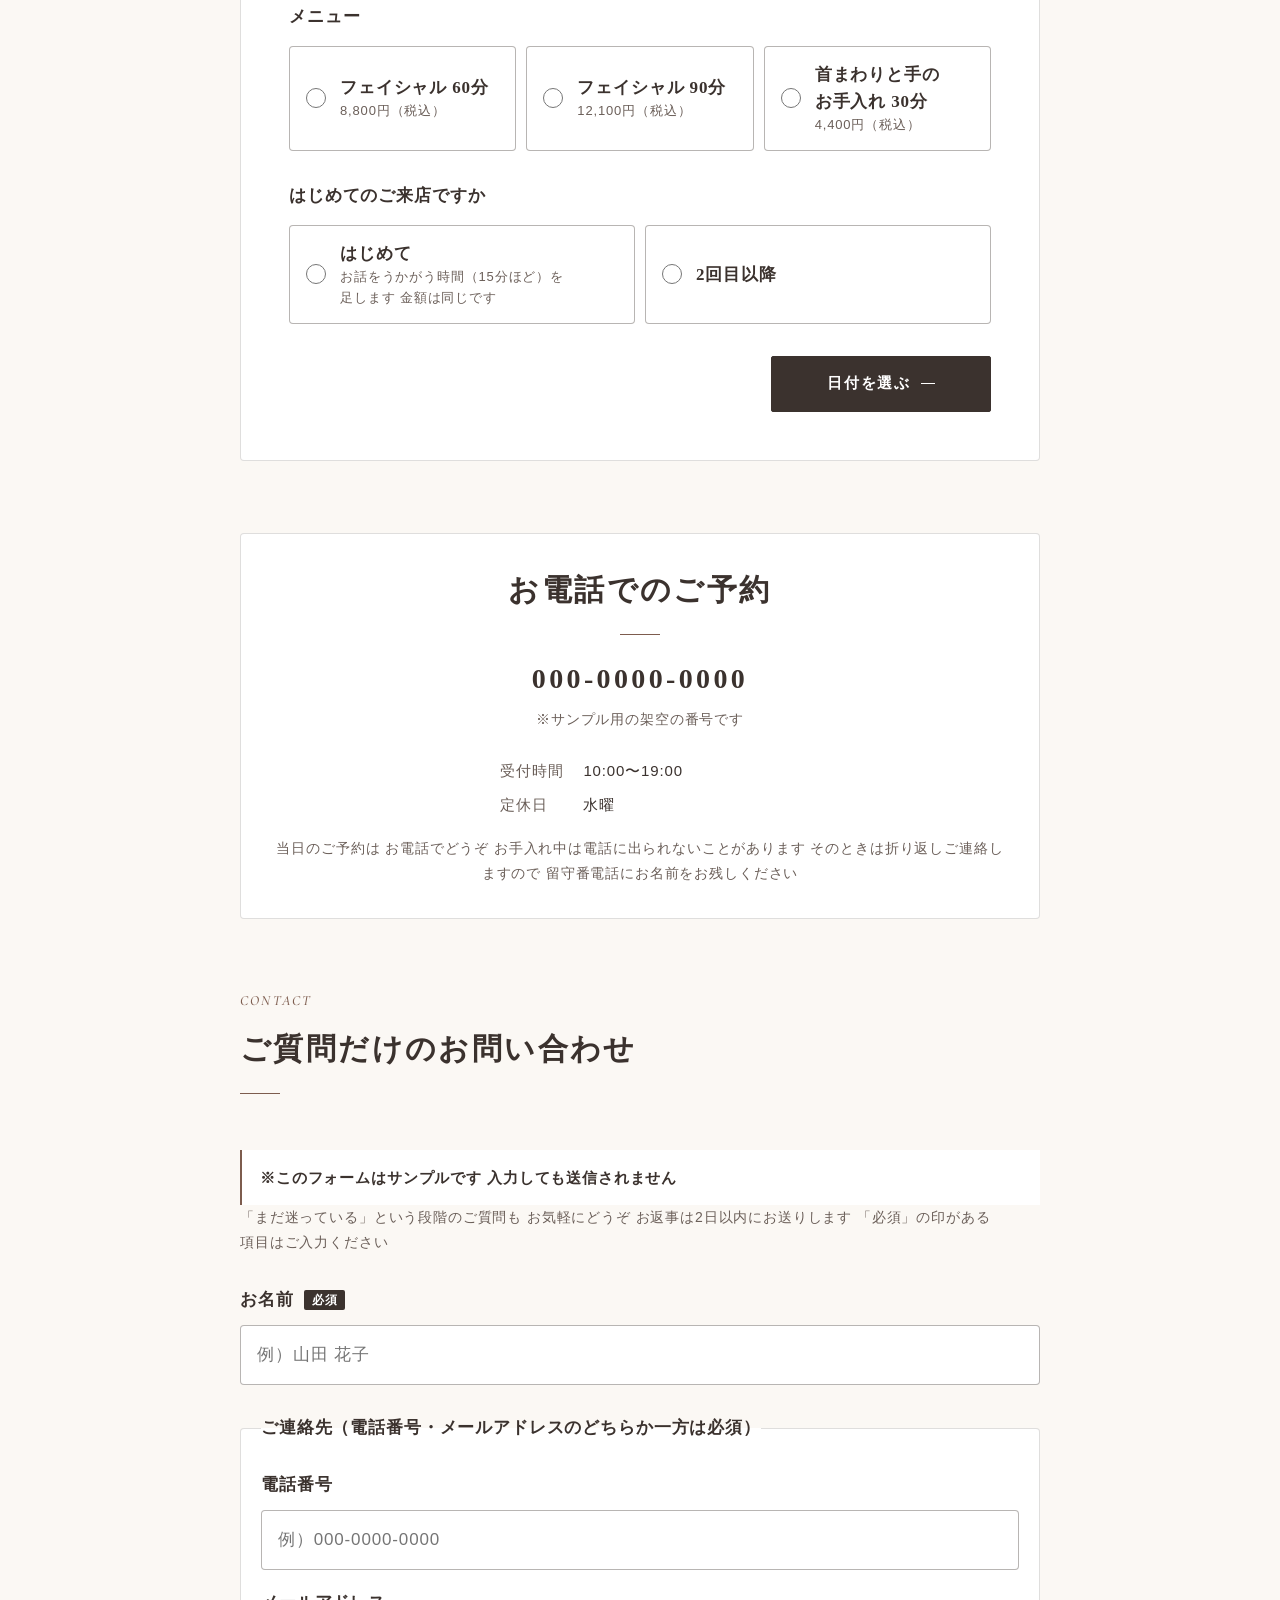
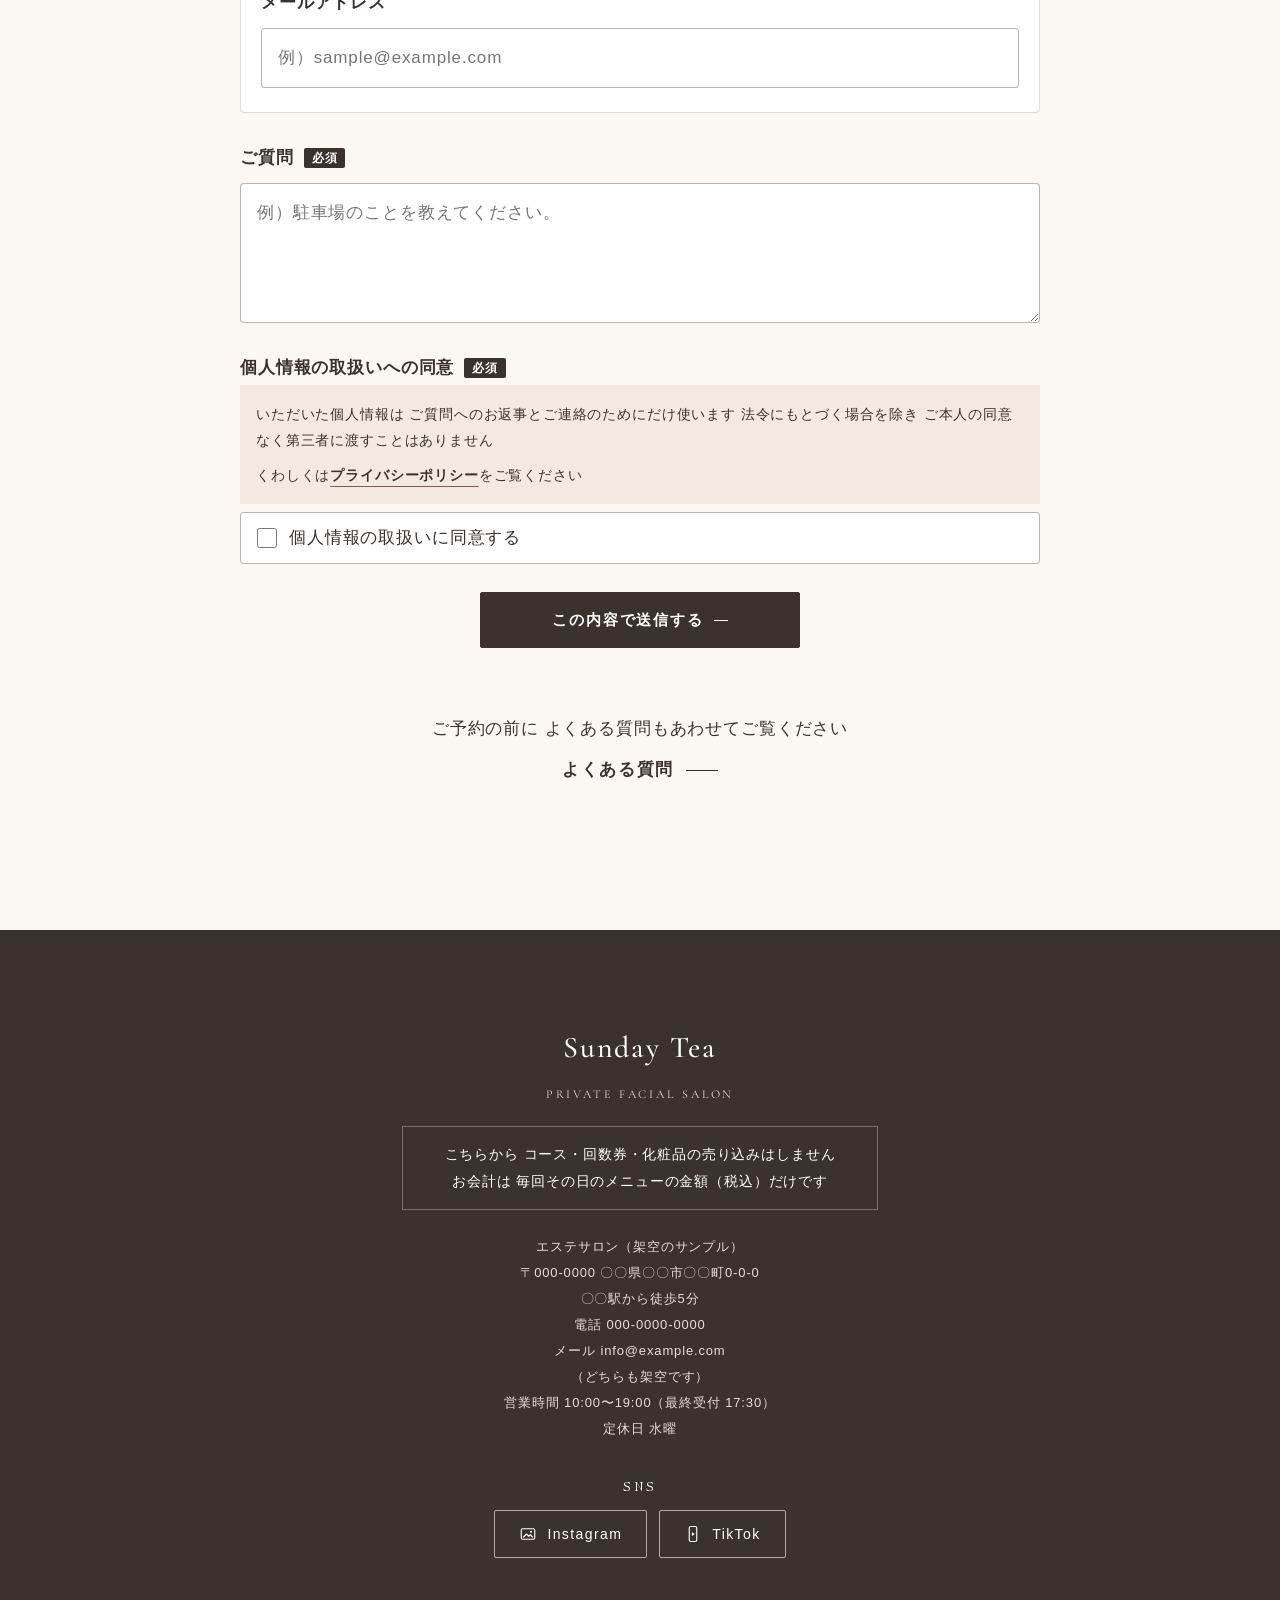
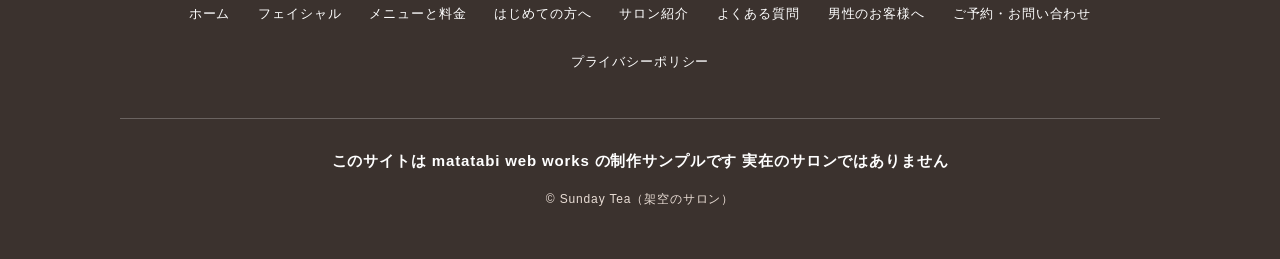
<file: reserve.html>
<!DOCTYPE html>
<html lang="ja" data-moji="d">
<head>
  <meta charset="UTF-8">
  <meta name="viewport" content="width=device-width, initial-scale=1">
  <meta name="robots" content="noindex">
  <meta name="format-detection" content="telephone=no">
  <title>ご予約とお問い合わせ｜Sunday Tea（フェイシャル専門のサロン・制作サンプル・架空）</title>
  <meta name="description" content="Sunday Tea のご予約とお問い合わせのページです。完全予約制。メニュー・日にち・空いている時間を選んで予約できます（予約の見本）。当日のご予約とご質問は、お電話かお問い合わせフォームで。（サンプルのため、予約・送信はされません）">
  <meta property="og:title" content="ご予約とお問い合わせ｜Sunday Tea（フェイシャル専門のサロン・制作サンプル・架空）">
  <meta property="og:description" content="完全予約制。メニュー・日にち・空いている時間を選んで予約できます（予約の見本）。（制作サンプル・架空のサロン）">
  <meta property="og:type" content="article">
  <meta property="og:site_name" content="Sunday Tea（制作サンプル・架空のサロン）">
  <meta property="og:locale" content="ja_JP">
  <meta name="theme-color" content="#3B322E">
  <link rel="icon" href="images/favicon.svg" type="image/svg+xml">
  <link rel="preconnect" href="https://fonts.googleapis.com">
  <link rel="preconnect" href="https://fonts.gstatic.com" crossorigin>
  <!-- 字体は「使う文字だけ」を読む。アドレスの text= は tools/font-text.py が書き換える -->
  <link rel="stylesheet" data-font="mincho" href="https://fonts.googleapis.com/css2?family=Shippori+Mincho+B1:wght@600&amp;text=%25%26%2C-.0123456789%3A%40ABCDEFGIKLMNOPQRSTUVWYacdefgiklmnoprstuvwxy%E2%80%BB%E2%91%A0%E2%91%A1%E2%91%A2%E2%91%A3%E2%91%A4%E3%80%81%E3%80%82%E3%80%87%E3%80%8C%E3%80%8D%E3%80%92%E3%80%94%E3%80%95%E3%80%9C%E3%81%82%E3%81%84%E3%81%86%E3%81%88%E3%81%8A%E3%81%8B%E3%81%8C%E3%81%8D%E3%81%8F%E3%81%90%E3%81%91%E3%81%92%E3%81%93%E3%81%94%E3%81%95%E3%81%97%E3%81%98%E3%81%99%E3%81%9A%E3%81%9B%E3%81%9C%E3%81%9D%E3%81%9E%E3%81%9F%E3%81%A0%E3%81%A1%E3%81%A3%E3%81%A4%E3%81%A5%E3%81%A6%E3%81%A7%E3%81%A8%E3%81%A9%E3%81%AA%E3%81%AB%E3%81%AE%E3%81%AF%E3%81%B0%E3%81%B2%E3%81%B5%E3%81%B6%E3%81%B8%E3%81%B9%E3%81%BB%E3%81%BE%E3%81%BF%E3%82%81%E3%82%82%E3%82%83%E3%82%84%E3%82%86%E3%82%88%E3%82%89%E3%82%8A%E3%82%8B%E3%82%8C%E3%82%8D%E3%82%8F%E3%82%92%E3%82%93%E3%82%A2%E3%82%A3%E3%82%A4%E3%82%A6%E3%82%A7%E3%82%A8%E3%82%A9%E3%82%AA%E3%82%AB%E3%82%AD%E3%82%AF%E3%82%B0%E3%82%B3%E3%82%B5%E3%82%B6%E3%82%B7%E3%82%B8%E3%82%B9%E3%82%BB%E3%82%BF%E3%83%83%E3%83%86%E3%83%87%E3%83%88%E3%83%89%E3%83%8B%E3%83%8D%E3%83%90%E3%83%91%E3%83%93%E3%83%95%E3%83%96%E3%83%97%E3%83%9A%E3%83%9B%E3%83%9C%E3%83%9D%E3%83%9F%E3%83%A0%E3%83%A1%E3%83%A3%E3%83%A5%E3%83%A9%E3%83%AA%E3%83%AB%E3%83%AC%E3%83%AD%E3%83%B3%E3%83%BB%E3%83%BC%E4%B8%80%E4%B8%8A%E4%B8%8B%E4%B9%BE%E4%BA%88%E4%BA%8B%E4%BA%BA%E4%BB%8B%E4%BB%95%E4%BB%98%E4%BB%A4%E4%BB%A5%E4%BC%91%E4%BC%9A%E4%BC%9D%E4%BD%8F%E4%BD%93%E4%BD%95%E4%BD%9C%E4%BD%BF%E4%BE%8B%E4%BE%9D%E4%BF%9D%E5%80%8B%E5%82%99%E5%85%88%E5%85%A5%E5%85%A8%E5%86%85%E5%86%86%E5%86%99%E5%87%A6%E5%87%BA%E5%88%86%E5%88%87%E5%88%A9%E5%88%B6%E5%88%B8%E5%89%8A%E5%89%8D%E5%8A%9B%E5%8A%A0%E5%8C%96%E5%8D%88%E5%8F%96%E5%8F%97%E5%8F%A3%E5%8F%B7%E5%90%84%E5%90%88%E5%90%8C%E5%90%8D%E5%91%BD%E5%95%8F%E5%9B%9E%E5%9B%B2%E5%A0%B1%E5%A0%B4%E5%A3%B2%E5%A4%89%E5%A4%96%E5%A4%A7%E5%A9%9A%E5%AD%90%E5%AD%97%E5%AD%98%E5%AD%A3%E5%AE%88%E5%AE%89%E5%AE%9A%E5%AE%9F%E5%AE%A2%E5%AE%A4%E5%AE%B6%E5%AE%B9%E5%AF%BE%E5%B0%82%E5%B0%91%E5%B1%8B%E5%B8%82%E5%B8%8C%E5%B8%B0%E5%B9%B4%E5%BA%97%E5%BC%8F%E5%BC%B7%E5%BD%93%E5%BE%8B%E5%BE%8C%E5%BE%97%E5%BF%85%E5%BF%9C%E6%80%A7%E6%83%85%E6%84%8F%E6%89%80%E6%89%8B%E6%89%95%E6%89%B1%E6%8A%BC%E6%8C%81%E6%8E%A2%E6%94%AF%E6%95%B0%E6%96%87%E6%96%99%E6%96%AD%E6%96%B9%E6%97%A5%E6%99%82%E6%9B%9C%E6%9B%B4%E6%9B%B8%E6%9B%BF%E6%9C%80%E6%9C%88%E6%9C%8D%E6%9C%9B%E6%9C%9F%E6%9C%AB%E6%9C%AC%E6%9D%9F%E6%9D%A5%E6%9E%B6%E6%A1%88%E6%A2%B0%E6%A6%82%E6%A7%98%E6%A8%AA%E6%A9%9F%E6%AC%A1%E6%AD%A3%E6%AE%8B%E6%B0%97%E6%B0%B4%E6%B1%BA%E6%B2%BF%E6%B3%95%E6%B3%A1%E6%B3%A8%E6%B4%97%E6%B5%81%E6%B6%88%E6%B8%A1%E6%BA%96%E7%82%B9%E7%84%A1%E7%87%A5%E7%89%A9%E7%90%86%E7%94%A3%E7%94%A8%E7%94%B7%E7%94%BA%E7%94%BB%E7%95%AA%E7%99%BA%E7%9A%84%E7%9B%AE%E7%9B%B4%E7%9B%B8%E7%9C%8C%E7%9C%9F%E7%9D%80%E7%9F%A5%E7%9F%AD%E7%A0%82%E7%A2%BA%E7%A4%BA%E7%A4%BE%E7%A7%BB%E7%A8%8E%E7%A9%BA%E7%AA%93%E7%AB%AF%E7%AE%A1%E7%AF%80%E7%B2%A7%E7%B4%84%E7%B4%B9%E7%B5%84%E7%B5%90%E7%B5%A1%E7%BD%AE%E7%BE%8E%E8%82%8C%E8%85%95%E8%8C%B6%E8%90%BD%E8%A1%8C%E8%A1%A8%E8%A3%85%E8%A4%92%E8%A6%81%E8%A6%8B%E8%A6%A7%E8%A8%82%E8%A8%88%E8%A8%98%E8%A9%B1%E8%AA%8D%E8%AA%AD%E8%AA%BF%E8%AB%87%E8%AD%B7%E8%B2%A1%E8%B3%AA%E8%B6%B3%E8%BC%89%E8%BE%BC%E8%BF%94%E8%BF%BD%E9%80%81%E9%80%A3%E9%81%85%E9%81%8E%E9%81%A9%E9%81%B8%E9%83%A8%E9%87%91%E9%87%9D%E9%8D%B5%E9%95%B7%E9%96%80%E9%96%89%E9%96%93%E9%96%A2%E9%99%8D%E9%99%A4%E9%9A%9B%E9%9B%A3%E9%9B%B0%E9%9B%BB%E9%9D%99%E9%9D%A2%E9%A0%90%E9%A0%BC%E9%A1%8D%E9%A1%94%E9%A1%98%E9%A6%96%EF%BC%88%EF%BC%89%EF%BC%8B%EF%BC%8F%EF%BC%9A&amp;display=swap">
  <link rel="stylesheet" data-font="gothic" href="https://fonts.googleapis.com/css2?family=Zen+Kaku+Gothic+New:wght@400;700&amp;text=%20%22%25%26%28%29%2C-.0123456789%3A%3D%40ABCDEFGIJKLMNOPQRSTUVWY%5B%5D_abcdefghijklmnopqrstuvwxy%C2%A9%C3%97%E2%80%B9%E2%80%BA%E2%80%BB%E2%91%A0%E2%91%A1%E2%91%A2%E2%91%A3%E2%91%A4%E2%96%B3%E2%97%8B%E3%80%81%E3%80%82%E3%80%87%E3%80%8C%E3%80%8D%E3%80%92%E3%80%94%E3%80%95%E3%80%9C%E3%81%82%E3%81%84%E3%81%86%E3%81%88%E3%81%8A%E3%81%8B%E3%81%8C%E3%81%8D%E3%81%8E%E3%81%8F%E3%81%90%E3%81%91%E3%81%92%E3%81%93%E3%81%94%E3%81%95%E3%81%96%E3%81%97%E3%81%98%E3%81%99%E3%81%9A%E3%81%9B%E3%81%9C%E3%81%9D%E3%81%9E%E3%81%9F%E3%81%A0%E3%81%A1%E3%81%A3%E3%81%A4%E3%81%A5%E3%81%A6%E3%81%A7%E3%81%A8%E3%81%A9%E3%81%AA%E3%81%AB%E3%81%AD%E3%81%AE%E3%81%AF%E3%81%B0%E3%81%B2%E3%81%B4%E3%81%B5%E3%81%B6%E3%81%B8%E3%81%B9%E3%81%BB%E3%81%BE%E3%81%BF%E3%82%80%E3%82%81%E3%82%82%E3%82%83%E3%82%84%E3%82%86%E3%82%87%E3%82%88%E3%82%89%E3%82%8A%E3%82%8B%E3%82%8C%E3%82%8D%E3%82%8F%E3%82%92%E3%82%93%E3%82%A2%E3%82%A3%E3%82%A4%E3%82%A6%E3%82%A7%E3%82%A8%E3%82%A9%E3%82%AA%E3%82%AB%E3%82%AC%E3%82%AD%E3%82%AF%E3%82%B0%E3%82%B1%E3%82%B3%E3%82%B5%E3%82%B6%E3%82%B7%E3%82%B8%E3%82%B9%E3%82%BA%E3%82%BB%E3%82%BF%E3%83%80%E3%83%81%E3%83%83%E3%83%84%E3%83%86%E3%83%87%E3%83%88%E3%83%89%E3%83%8B%E3%83%8D%E3%83%8F%E3%83%90%E3%83%91%E3%83%93%E3%83%95%E3%83%96%E3%83%97%E3%83%98%E3%83%99%E3%83%9A%E3%83%9B%E3%83%9C%E3%83%9D%E3%83%9E%E3%83%9F%E3%83%A0%E3%83%A1%E3%83%A3%E3%83%A5%E3%83%A9%E3%83%AA%E3%83%AB%E3%83%AC%E3%83%AD%E3%83%B3%E3%83%BB%E3%83%BC%E4%B8%80%E4%B8%88%E4%B8%89%E4%B8%8A%E4%B8%8B%E4%B8%A1%E4%B8%A6%E4%B8%AD%E4%B8%B8%E4%B9%BE%E4%BA%86%E4%BA%88%E4%BA%8B%E4%BA%BA%E4%BB%8A%E4%BB%8B%E4%BB%95%E4%BB%98%E4%BB%A4%E4%BB%A5%E4%BB%BB%E4%BC%91%E4%BC%9A%E4%BC%9D%E4%BD%8F%E4%BD%93%E4%BD%95%E4%BD%9C%E4%BD%BF%E4%BE%8B%E4%BE%9D%E4%BF%82%E4%BF%9D%E4%BF%A1%E5%80%8B%E5%82%99%E5%84%AA%E5%85%83%E5%85%88%E5%85%89%E5%85%A5%E5%85%A8%E5%85%AC%E5%85%B7%E5%85%B8%E5%86%85%E5%86%86%E5%86%8D%E5%86%99%E5%87%A6%E5%87%BA%E5%88%80%E5%88%86%E5%88%87%E5%88%9D%E5%88%A9%E5%88%B6%E5%88%B8%E5%89%83%E5%89%8A%E5%89%8D%E5%89%B2%E5%8A%9B%E5%8A%A0%E5%8A%A9%E5%8A%B9%E5%8B%95%E5%8B%A4%E5%8C%85%E5%8C%96%E5%8C%BB%E5%8D%88%E5%8D%B0%E5%8F%8B%E5%8F%96%E5%8F%97%E5%8F%A3%E5%8F%A5%E5%8F%B0%E5%8F%B7%E5%90%84%E5%90%88%E5%90%8C%E5%90%8D%E5%90%AB%E5%91%BD%E5%93%81%E5%95%8F%E5%96%B6%E5%99%A8%E5%9B%9E%E5%9B%A3%E5%9B%B2%E5%9B%B3%E5%9C%92%E5%9C%9F%E5%9C%A8%E5%9C%B0%E5%A0%B1%E5%A0%B4%E5%A3%81%E5%A3%B0%E5%A3%B2%E5%A4%89%E5%A4%96%E5%A4%9C%E5%A4%A7%E5%A4%AB%E5%A5%91%E5%A5%A5%E5%A5%B3%E5%A5%BD%E5%A6%8A%E5%A7%8B%E5%A8%A0%E5%A9%9A%E5%AD%90%E5%AD%97%E5%AD%98%E5%AD%A3%E5%AE%88%E5%AE%89%E5%AE%8C%E5%AE%9A%E5%AE%9F%E5%AE%A2%E5%AE%A4%E5%AE%B6%E5%AE%B9%E5%AF%BE%E5%B0%82%E5%B0%8F%E5%B0%91%E5%B1%80%E5%B1%8A%E5%B1%8B%E5%B1%B1%E5%B7%AE%E5%B8%82%E5%B8%8C%E5%B8%AB%E5%B8%AD%E5%B8%B0%E5%B9%B4%E5%BA%97%E5%BA%A6%E5%BC%8F%E5%BC%95%E5%BC%B1%E5%BC%B5%E5%BC%B7%E5%BD%93%E5%BD%A2%E5%BD%B1%E5%BE%85%E5%BE%8B%E5%BE%8C%E5%BE%92%E5%BE%97%E5%BF%83%E5%BF%85%E5%BF%9C%E6%80%A7%E6%81%AF%E6%83%85%E6%84%8F%E6%84%9F%E6%85%8B%E6%85%AE%E6%88%90%E6%89%80%E6%89%8B%E6%89%95%E6%89%B1%E6%89%BF%E6%8A%98%E6%8A%BC%E6%8B%85%E6%8C%81%E6%8C%BF%E6%8D%A8%E6%8E%A2%E6%8E%A7%E6%8E%B2%E6%8F%9B%E6%94%AF%E6%95%99%E6%95%B0%E6%96%87%E6%96%99%E6%96%AD%E6%96%B0%E6%96%B9%E6%97%A5%E6%98%8E%E6%99%82%E6%9B%9C%E6%9B%B4%E6%9B%B8%E6%9B%BF%E6%9C%80%E6%9C%88%E6%9C%8D%E6%9C%9B%E6%9C%9D%E6%9C%9F%E6%9C%A8%E6%9C%AB%E6%9C%AC%E6%9D%9F%E6%9D%A5%E6%9D%AF%E6%9E%9A%E6%9E%A0%E6%9E%B6%E6%A0%BC%E6%A1%88%E6%A2%B0%E6%A3%9A%E6%A4%8D%E6%A5%AD%E6%A5%BD%E6%A6%82%E6%A7%98%E6%A8%AA%E6%A9%9F%E6%AC%A1%E6%AD%A2%E6%AD%A3%E6%AD%A9%E6%AE%8B%E6%AE%B5%E6%AF%8E%E6%B0%91%E6%B0%97%E6%B0%B4%E6%B1%BA%E6%B2%BF%E6%B3%81%E6%B3%95%E6%B3%A1%E6%B3%A8%E6%B4%97%E6%B5%81%E6%B6%88%E6%B6%B2%E6%B7%BB%E6%B8%88%E6%B8%A1%E6%B9%AF%E6%BA%80%E6%BA%96%E6%BF%83%E7%81%AB%E7%82%B9%E7%84%A1%E7%85%A7%E7%87%A5%E7%89%A9%E7%89%B9%E7%8A%B6%E7%8E%84%E7%8F%BE%E7%90%86%E7%93%B6%E7%94%9F%E7%94%A3%E7%94%A8%E7%94%B0%E7%94%B1%E7%94%B3%E7%94%B7%E7%94%BA%E7%94%BB%E7%95%99%E7%95%A5%E7%95%AA%E7%99%82%E7%99%BA%E7%99%BD%E7%9A%84%E7%9A%BF%E7%9B%AE%E7%9B%B4%E7%9B%B8%E7%9C%81%E7%9C%8C%E7%9C%9F%E7%9C%A0%E7%9D%80%E7%9F%A2%E7%9F%A5%E7%9F%AD%E7%9F%B3%E7%A0%82%E7%A2%BA%E7%A4%BA%E7%A4%BE%E7%A7%BB%E7%A8%8E%E7%A8%AE%E7%A9%BA%E7%AA%93%E7%AB%8B%E7%AB%AF%E7%AC%AC%E7%AE%A1%E7%AF%80%E7%B2%A7%E7%B4%84%E7%B4%99%E7%B4%B9%E7%B5%82%E7%B5%84%E7%B5%90%E7%B5%A1%E7%B6%9A%E7%B7%8A%E7%B7%92%E7%B8%81%E7%BD%AE%E7%BE%8E%E8%80%83%E8%80%85%E8%81%9E%E8%82%8C%E8%85%95%E8%87%AA%E8%89%AF%E8%89%B2%E8%8A%B1%E8%8B%A6%E8%8C%B6%E8%90%BD%E8%91%89%E8%96%84%E8%A1%8C%E8%A1%A8%E8%A2%96%E8%A3%85%E8%A4%92%E8%A6%81%E8%A6%8B%E8%A6%A7%E8%A7%92%E8%A8%82%E8%A8%88%E8%A8%98%E8%A9%B1%E8%AA%8D%E8%AA%AC%E8%AA%AD%E8%AA%BF%E8%AB%87%E8%AD%B7%E8%B2%A1%E8%B2%A9%E8%B2%B8%E8%B3%87%E8%B3%AA%E8%B5%A4%E8%B6%B3%E8%BA%AB%E8%BB%8A%E8%BB%BD%E8%BC%89%E8%BE%BA%E8%BE%BC%E8%BF%8E%E8%BF%91%E8%BF%94%E8%BF%B7%E8%BF%BD%E9%80%81%E9%80%94%E9%80%9A%E9%80%A3%E9%80%B2%E9%81%85%E9%81%8E%E9%81%93%E9%81%A0%E9%81%A9%E9%81%B8%E9%83%A8%E9%85%8D%E9%87%8D%E9%87%91%E9%87%9D%E9%89%A2%E9%8D%B5%E9%8F%A1%E9%95%B7%E9%96%80%E9%96%89%E9%96%8B%E9%96%93%E9%96%A2%E9%99%8D%E9%99%A2%E9%99%A4%E9%9A%8E%E9%9A%9B%E9%9B%A3%E9%9B%B0%E9%9B%BB%E9%9D%99%E9%9D%A2%E9%9F%B3%E9%A0%85%E9%A0%86%E9%A0%88%E9%A0%90%E9%A0%AC%E9%A0%BC%E9%A1%8D%E9%A1%94%E9%A1%98%E9%A1%9E%E9%A3%B2%E9%A6%96%E9%A6%99%E9%A7%85%E9%A7%90%E9%AB%98%E9%B3%B4%E9%BB%92%EF%BC%88%EF%BC%89%EF%BC%8B%EF%BC%8F%EF%BC%9A%EF%BC%9D%EF%BC%9F%EF%BD%9C&amp;display=swap">
  <link rel="stylesheet" data-font="accent" href="https://fonts.googleapis.com/css2?family=Cormorant+Garamond:ital,wght@0,500;1,500&amp;text=%20%26%2C.0123456789%3AABCDEFGIKLMNOPQRSTUVWYacdefilmnoprstuvwy&amp;display=swap">
  <link rel="stylesheet" href="css/style.css?v=20261031-4">
  <script src="js/main.js?v=20261009-09" defer></script>
</head>
<body>
  <a class="skip-link" href="#main">本文へ<wbr>移動</a>
  <header class="site-header">
    <p class="sample-notice"><span class="sample-notice__pc">matatabi web works の<wbr>制作サンプル<wbr>（架空の<wbr>サロン）です 予約・LINE・電話の<wbr>ボタンは<wbr>見本で 実際には<wbr>つながりません</span> <span class="sample-notice__sp">matatabi web works の<wbr>見本です<wbr>（架空の<wbr>サロン）</span></p>
    <div class="container site-header__inner">
      <a href="index.html" class="site-logo">
        <img src="images/logo-mark.svg" alt="" width="28" height="28">
        <span class="site-logo__text"><span class="site-logo__name">Sunday Tea</span><span class="site-logo__sub">PRIVATE FACIAL SALON</span></span>
      </a>
      <nav class="global-nav" id="global-nav" aria-label="メインメニュー">
        <ul class="global-nav__list">
          <li data-wrap="phrase" class="global-nav__home"><a href="index.html"><span>ホーム</span></a></li>
          <li data-wrap="phrase"><a href="facial.html"><span>フェイシャル</span></a></li>
          <li data-wrap="phrase"><a href="menu.html"><span>メニューと<wbr>料金</span></a></li>
          <li data-wrap="phrase"><a href="first.html"><span>はじめての<wbr>方へ</span></a></li>
          <li data-wrap="phrase"><a href="about.html"><span>サロン紹介</span></a></li>
          <li data-wrap="phrase"><a href="faq.html"><span>よく<wbr>ある<wbr>質問</span></a></li>
          <li data-wrap="phrase" class="global-nav__reserve-sp"><a href="reserve.html" aria-current="page"><span>ご予約・<wbr>お問い合わせ</span></a></li>
        </ul>
        <p data-wrap="phrase" class="global-nav__cta"><a href="reserve.html#booking" class="btn btn--primary">24時間<wbr>Web予約</a></p>
      </nav>
      <div class="header-actions">
        <a href="reserve.html#booking" class="btn btn--primary header-reserve">Web予約</a>
        <button type="button" class="menu-toggle" aria-label="メニューを開く" aria-expanded="false" aria-controls="global-nav">
          <span class="menu-toggle__bars" aria-hidden="true"></span>
        </button>
      </div>
    </div>
  </header>
  <main id="main">
    <div class="page-head">
      <div class="container">
        <nav class="breadcrumb" aria-label="パンくずリスト">
          <ol>
            <li data-wrap="phrase"><a href="index.html">ホーム</a></li>
            <li data-wrap="phrase"><span aria-current="page">ご予約と<wbr>お問い合わせ</span></li>
          </ol>
        </nav>
        <span class="eyebrow" aria-hidden="true">RESERVE</span>
        <h1 class="page-head__title">ご予約と<wbr>お問い合わせ</h1>
        <p class="lead">完全予<wbr>約制です 下の<wbr>予約の<wbr>画面で メニュー・日に<wbr>ち・時間を<wbr>選んで<wbr>お申し込みください 選べるのは 空いている<wbr>時間だけです 当日の<wbr>ご予約と ご質問だけの<wbr>ときは お電話か<wbr>お問い合わせフォームで<wbr>どうぞ</p>
      </div>
    </div>
    <div class="section">
      <div class="container">
        <div class="contact-body">
          <section aria-labelledby="before-title">
            <div class="section-head" style="margin-bottom: 0;">
              <span class="eyebrow" aria-hidden="true">BEFORE BOOKING</span>
              <h2 data-clauses="1" class="section-title" id="before-title"><span class="kc">ご予約の<wbr>前に</span> <span class="kc">3つだけ</span></h2>
            </div>
            <ul class="before-list">
              <li data-wrap="phrase"><strong>はじめての<wbr>方は 15分ほど<wbr>長めに<wbr>お取りします </strong><wbr>お話を<wbr>うかが<wbr>う<wbr>時間です 金額は<wbr>変わりません</li>
              <li data-wrap="phrase"><strong>お会計は ご予約の<wbr>メニューの<wbr>金額<wbr>（税込）です </strong><wbr>金額は<a href="menu.html" class="text-link"><wbr>メニューと<wbr>料金</a>の<wbr>ページの<wbr>とおりで こちらからの<wbr>売り込みは<wbr>ありません</li>
              <li data-wrap="phrase"><strong>変更・キャンセルは 前日の<wbr>19:00までなら<wbr>無料です</strong> <wbr>当日は<wbr>50% ご連絡なしは<wbr>100%を<wbr>いただきます<wbr>（<a href="first.html#cancel" class="text-link">キャンセルの<wbr>決まり</a>）</li>
            </ul>
          </section>

          <section class="booking" id="booking" aria-labelledby="booking-title" style="margin-top: 72px;">
            <div class="section-head" style="margin-bottom: 0;">
              <span class="eyebrow" aria-hidden="true">RESERVATION</span>
              <h2 class="section-title" id="booking-title">空いている<wbr>日時を<wbr>選んで<wbr>予約する</h2>
              <p data-clauses="1" data-wrap="phrase" class="form-sample-note" style="margin-top: 24px;"><span class="kc">※予約の<wbr>見本です</span> <span class="kc"><wbr>サンプルの<wbr>ため 実際には<wbr>予約されません</span> <span class="kc"><wbr>入力した<wbr>内容は どこにも<wbr>送られず 保存も<wbr>されません</span></p>
            </div>

            <ol class="booking-steps" aria-label="予約の進みぐあい">
              <li data-wrap="phrase" data-mark="1" aria-current="step"><span class="booking-steps__num" aria-hidden="true">1</span>メニュー</li>
              <li data-wrap="phrase" data-mark="2"><span class="booking-steps__num" aria-hidden="true">2</span>日付</li>
              <li data-wrap="phrase" data-mark="3"><span class="booking-steps__num" aria-hidden="true">3</span>時間</li>
              <li data-wrap="phrase" data-mark="4"><span class="booking-steps__num" aria-hidden="true">4</span><wbr>お名前</li>
              <li data-wrap="phrase" data-mark="5"><span class="booking-steps__num" aria-hidden="true">5</span>確認</li>
            </ol>

            <form id="booking-form" action="#" novalidate autocomplete="off">
              <!-- ① メニュー -->
              <div class="booking-panel" data-step="1">
                <h3 class="booking-panel__title" tabindex="-1"><span class="visually-hidden">ステップ1／5　</span>① メニューを<wbr>選ぶ</h3>
                <fieldset>
                  <legend>メニュー</legend>
                  <div class="option-list option-list--3">
                    <label class="option"><input type="radio" name="b-menu" value="f60"><span class="option__body"><span class="option__name">フェイシャル 60分</span><span class="option__sub"><wbr>8,800円<wbr>（税込）</span></span></label>
                    <label class="option"><input type="radio" name="b-menu" value="f90"><span class="option__body"><span class="option__name">フェイシャル 90分</span><span class="option__sub"><wbr>12,100円<wbr>（税込）</span></span></label>
                    <label class="option"><input type="radio" name="b-menu" value="h30"><span class="option__body"><span class="option__name">首まわりと<wbr>手の<wbr>お手入れ 30分</span><span class="option__sub"><wbr>4,400円<wbr>（税込）</span></span></label>
                  </div>
                </fieldset>
                <fieldset>
                  <legend>はじめての<wbr>ご来店ですか</legend>
                  <div class="option-list option-list--2">
                    <label class="option"><input type="radio" name="b-first" value="yes"><span class="option__body"><span class="option__name">はじめて</span><span class="option__sub"><wbr>お話を<wbr>うかが<wbr>う<wbr>時間<wbr>（15分ほど）を<wbr>足します 金額は<wbr>同じです</span></span></label>
                    <label class="option"><input type="radio" name="b-first" value="no"><span class="option__body"><span class="option__name">2回目以降</span></span></label>
                  </div>
                </fieldset>
                <p class="form-error" id="b-error-1" role="alert" hidden></p>
                <div class="booking-nav">
                  <button type="button" class="btn btn--primary" data-next>日付を<wbr>選ぶ</button>
                </div>
              </div>

              <!-- ② 日付 -->
              <div class="booking-panel" data-step="2" hidden>
                <h3 class="booking-panel__title" tabindex="-1"><span class="visually-hidden">ステップ2／5　</span>② 日付を<wbr>選ぶ</h3>
                <div class="cal">
                  <div class="cal__head">
                    <button type="button" class="cal__nav" data-cal-prev aria-label="前の月を見る"><span aria-hidden="true">‹</span></button>
                    <p class="cal__month" id="cal-month" aria-live="polite"></p>
                    <button type="button" class="cal__nav" data-cal-next aria-label="次の月を見る"><span aria-hidden="true">›</span></button>
                  </div>
                  <table class="cal__grid" aria-labelledby="cal-month">
                    <thead>
                      <tr>
                        <th scope="col" abbr="日曜">日</th>
                        <th scope="col" abbr="月曜">月</th>
                        <th scope="col" abbr="火曜">火</th>
                        <th scope="col" abbr="水曜">水</th>
                        <th scope="col" abbr="木曜">木</th>
                        <th scope="col" abbr="金曜">金</th>
                        <th scope="col" abbr="土曜">土</th>
                      </tr>
                    </thead>
                    <tbody id="cal-body"></tbody>
                  </table>
                  <ul class="cal__legend">
                    <li data-wrap="phrase">○ 空きあり</li>
                    <li data-wrap="phrase">△ 残り<wbr>わずか</li>
                    <li data-wrap="phrase">× 満席</li>
                    <li data-wrap="phrase">休 定休日<wbr>（水曜）</li>
                  </ul>
                </div>
                <p class="note booking-hint">選べるのは 明日から<wbr>2か月先までです<wbr>（<wbr>当日の<wbr>ご予約は<wbr>お電話で） キーボードでは 矢印キーで<wbr>日付を<wbr>動かし Enter キーで<wbr>選べます<br>※<wbr>空き状況は<wbr>見本です 実際の<wbr>予約状況ではありません</p>
                <p class="booking-picked" id="b-picked-date" aria-live="polite"></p>
                <p class="form-error" id="b-error-2" role="alert" hidden></p>
                <div class="booking-nav">
                  <button type="button" class="btn btn--secondary" data-back>メニューにも<wbr>どる</button>
                  <button type="button" class="btn btn--primary" data-next>時間を<wbr>選ぶ</button>
                </div>
              </div>

              <!-- ③ 時間 -->
              <div class="booking-panel" data-step="3" hidden>
                <h3 class="booking-panel__title" tabindex="-1"><span class="visually-hidden">ステップ3／5　</span>③ 時間を<wbr>選ぶ</h3>
                <p id="b-slot-lead"></p>
                <ul class="slot-list" id="b-slots" style="margin-top: 12px;"></ul>
                <p class="note booking-hint">「予約あり」の<wbr>時間は<wbr>選べません 表示は<wbr>始まる<wbr>時間です 枠は お茶の<wbr>時間まで<wbr>含めて<wbr>お取りしています 最終受付は 17:30<wbr>（90分の<wbr>メニューは 17:00）です<br>※<wbr>空き状況は<wbr>見本です 実際の<wbr>予約状況ではありません</p>
                <p class="booking-picked" id="b-picked-time" aria-live="polite"></p>
                <p class="form-error" id="b-error-3" role="alert" hidden></p>
                <div class="booking-nav">
                  <button type="button" class="btn btn--secondary" data-back>日付にも<wbr>どる</button>
                  <button type="button" class="btn btn--primary" data-next>お名前を<wbr>入れる</button>
                </div>
              </div>

              <!-- ④ お名前・電話番号 -->
              <div class="booking-panel" data-step="4" hidden>
                <h3 class="booking-panel__title" tabindex="-1"><span class="visually-hidden">ステップ4／5　</span>④ お名前と<wbr>ご連絡先を<wbr>入れる</h3>
                <div class="form" style="margin-top: 0;">
                  <div class="form-field">
                    <label class="form-label" for="b-name">お名前<span class="badge badge--required">必須</span></label>
                    <input class="form-input" type="text" id="b-name" name="b-name" autocomplete="name" placeholder="例）山田 花子" aria-describedby="b-name-error">
                    <p class="form-error" id="b-name-error" hidden></p>
                  </div>
                  <fieldset class="form-group" aria-describedby="b-contact-note b-contact-error">
                    <legend class="form-group__title">ご連絡先<wbr>（電話番号・メールアドレスの<wbr>どちらか<wbr>一方は<wbr>必須）</legend>
                    <p data-wrap="phrase" class="note" id="b-contact-note">ご予約の<wbr>日時に<wbr>変更が<wbr>ある<wbr>ときだけ ここに<wbr>ご連絡します</p>
                    <div class="form-field">
                      <label class="form-label" for="b-tel">電話番号<span class="badge badge--optional">任意</span></label>
                      <input class="form-input" type="tel" id="b-tel" name="b-tel" autocomplete="tel" inputmode="tel" placeholder="例）000-0000-0000" aria-describedby="b-tel-error b-contact-error">
                      <p class="form-error" id="b-tel-error" hidden></p>
                    </div>
                    <div class="form-field">
                      <label class="form-label" for="b-email">メールアドレス<span class="badge badge--optional"><wbr>任意</span></label>
                      <input class="form-input" type="email" id="b-email" name="b-email" autocomplete="email" placeholder="例）sample@example.com" aria-describedby="b-email-error b-contact-error">
                      <p class="form-error" id="b-email-error" hidden></p>
                    </div>
                    <p class="form-error" id="b-contact-error" hidden></p>
                  </fieldset>
                  <div class="form-field">
                    <label class="form-label" for="b-note">先に<wbr>伝えておきたい<wbr>こと<span class="badge badge--optional"><wbr>任意</span></label>
                    <textarea class="form-input" id="b-note" name="b-note" placeholder="例）肌が弱いので、やさしめにお願いしたいです。"></textarea>
                  </div>
                  <div class="form-field">
                    <div class="privacy-box">
                      <p>いただいた<wbr>個人情報は ご予約の<wbr>ご連絡と<wbr>お手入れの<wbr>準備の<wbr>ためにだけ<wbr>使います くわしくは<a href="privacy.html" class="text-link" target="_blank" rel="noopener"><wbr>プライバシーポリシー<span class="visually-hidden"><wbr>（新しい<wbr>タブで<wbr>開きます）</span></a>を<wbr>ご覧ください</p>
                    </div>
                    <label class="choice"><input type="checkbox" id="b-privacy" name="b-privacy" aria-describedby="b-privacy-error">個人情報の<wbr>取扱いに<wbr>同意する</label>
                    <p class="form-error" id="b-privacy-error" hidden></p>
                  </div>
                </div>
                <div class="booking-nav">
                  <button type="button" class="btn btn--secondary" data-back>時間にも<wbr>どる</button>
                  <button type="button" class="btn btn--primary" data-next>確認の<wbr>画面へ</button>
                </div>
              </div>

              <!-- ⑤ 確認 -->
              <div class="booking-panel" data-step="5" hidden>
                <h3 class="booking-panel__title" tabindex="-1"><span class="visually-hidden">ステップ5／5　</span>⑤ 内容を<wbr>確認する</h3>
                <p data-clauses="1" data-wrap="phrase"><span class="kc">まだ<wbr>予約は<wbr>決まっていません</span> <span class="kc"><wbr>内容を<wbr>ご確認ください</span></p>
                <dl class="confirm-list" id="b-confirm" style="margin-top: 12px;"></dl>
                <div class="confirm-edit">
                  <button type="button" class="btn btn--secondary btn--small" data-goto="1">メニューを<wbr>直す</button>
                  <button type="button" class="btn btn--secondary btn--small" data-goto="2">日時を<wbr>直す</button>
                  <button type="button" class="btn btn--secondary btn--small" data-goto="4">お名前・ご連絡先を<wbr>直す</button>
                </div>
                <div class="confirm-rule">
                  <p data-wrap="phrase"><strong>キャンセルの<wbr>決まり</strong></p>
                  <p>前日の<wbr>19:00までの<wbr>ご連絡は<wbr>無料です 当日の<wbr>ご連絡は<wbr>メニュー金額の<wbr>50% ご連絡なしで<wbr>来られなかった<wbr>ときは<wbr>100%を<wbr>いただきます 日時の<wbr>変更も 前日の<wbr>19:00までなら<wbr>無料です</p>
                  <p class="note">お会計は 上の<wbr>金額<wbr>（税込）です お客様が<wbr>「足したい」と<wbr>おっしゃった<wbr>ときだけ 先に<wbr>金額を<wbr>お伝えしたうえで<wbr>「お手入れの<wbr>追加」<wbr>（10分 1,100円）が<wbr>加わります</p>
                </div>
                <div class="booking-nav">
                  <button type="button" class="btn btn--secondary" data-back>も<wbr>どる</button>
                  <button type="submit" class="btn btn--primary">この<wbr>内容で<wbr>予約する</button>
                </div>
              </div>

              <!-- ⑥ ここまで -->
              <div class="booking-panel booking-done" data-step="6" hidden>
                <img src="images/icon-cup.svg" alt="" width="56" height="56">
                <h3 class="booking-panel__title" tabindex="-1">予約の<wbr>見本は<wbr>ここまでです</h3>
                <p><strong>サンプルの<wbr>ため 予約されません</strong> <wbr>入力した<wbr>内容は どこにも<wbr>送られず 保存も<wbr>されていません この<wbr>画面を<wbr>出した<wbr>ときに 入力した<wbr>内容は<wbr>消しました</p>
                <p class="note">実際の<wbr>サイトでは ここで<wbr>予約が<wbr>決まり 確認の<wbr>お知らせ<wbr>（メールなど）が<wbr>届く<wbr>形に<wbr>できます できる<wbr>ことは つなげる<wbr>予約の<wbr>サービスに<wbr>よって<wbr>変わります</p>
                <button type="button" class="btn btn--secondary" data-restart>最初から<wbr>やり直す</button>
              </div>
            </form>
          </section>

          <section class="tel-card" aria-labelledby="tel-title" style="margin-top: 72px;">
            <div class="section-head" style="margin-bottom: 0;">
              <h2 class="section-title" id="tel-title">お電話での<wbr>ご予約</h2>
            </div>
            <p class="tel-card__number">000-0000-0000</p>
            <p data-wrap="phrase" class="note tel-card__dummy">※サンプル用の<wbr>架空の<wbr>番号です</p>
            <button type="button" class="btn btn--secondary btn--small call-btn" data-sample-tel aria-describedby="tel-call-status">電話を<wbr>かける</button>
            <p class="note call-status" id="tel-call-status" role="status"></p>
            <dl class="tel-card__hours">
              <dt>受付時間</dt>
              <dd>10:00〜19:00</dd>
              <dt>定休日</dt>
              <dd data-wrap="phrase">水曜</dd>
            </dl>
            <p class="note">当日の<wbr>ご予約は お電話で<wbr>どうぞ お手入れ中は<wbr>電話に<wbr>出られないことがあります その<wbr>ときは<wbr>折り返しご連絡しますので 留守番電話に<wbr>お名前を<wbr>お残しください</p>
          </section>

          <section class="form-section" id="question" aria-labelledby="form-title" style="margin-top: 72px;">
            <div class="section-head">
              <span class="eyebrow" aria-hidden="true">CONTACT</span>
              <h2 class="section-title" id="form-title">ご質問だけの<wbr>お問い合わせ</h2>
            </div>
            <p data-clauses="1" data-wrap="phrase" class="form-sample-note"><span class="kc">※<wbr>この<wbr>フォームは<wbr>サンプルです</span> <span class="kc"><wbr>入力しても<wbr>送信されません</span></p>
            <p data-wrap="phrase" class="note">「まだ<wbr>迷っている」と<wbr>いう<wbr>段階の<wbr>ご質問も お気軽に<wbr>どうぞ お返事は<wbr>2日以内に<wbr>お送りします 「必須」の<wbr>印が<wbr>ある<wbr>項目は<wbr>ご入力ください</p>

            <form class="form" id="question-form" action="#" novalidate autocomplete="off">
              <div class="form-field">
                <label class="form-label" for="q-name">お名前<span class="badge badge--required">必須</span></label>
                <input class="form-input" type="text" id="q-name" name="q-name" autocomplete="name" placeholder="例）山田 花子" aria-describedby="q-name-error">
                <p class="form-error" id="q-name-error" hidden></p>
              </div>

              <fieldset class="form-group" aria-describedby="q-contact-error">
                <legend class="form-group__title">ご連絡先<wbr>（電話番号・メールアドレスの<wbr>どちらか<wbr>一方は<wbr>必須）</legend>
                <div class="form-field">
                  <label class="form-label" for="q-tel">電話番号</label>
                  <input class="form-input" type="tel" id="q-tel" name="q-tel" autocomplete="tel" inputmode="tel" placeholder="例）000-0000-0000" aria-describedby="q-contact-error">
                </div>
                <div class="form-field">
                  <label class="form-label" for="q-email">メールアドレス</label>
                  <input class="form-input" type="email" id="q-email" name="q-email" autocomplete="email" placeholder="例）sample@example.com" aria-describedby="q-email-error q-contact-error">
                  <p class="form-error" id="q-email-error" hidden></p>
                </div>
                <p class="form-error" id="q-contact-error" hidden></p>
              </fieldset>

              <div class="form-field">
                <label class="form-label" for="q-message">ご質問<span class="badge badge--required">必須</span></label>
                <textarea class="form-input" id="q-message" name="q-message" placeholder="例）駐車場のことを教えてください。" aria-describedby="q-message-error"></textarea>
                <p class="form-error" id="q-message-error" hidden></p>
              </div>

              <fieldset class="form-field" aria-describedby="q-privacy-error">
                <legend class="form-label">個人情報の<wbr>取扱いへの<wbr>同意<span class="badge badge--required">必須</span></legend>
                <div class="privacy-box">
                  <p>いただいた<wbr>個人情報は ご質問への<wbr>お返事と<wbr>ご連絡の<wbr>ためにだけ<wbr>使います 法令にもとづく<wbr>場合を<wbr>除き ご本人の<wbr>同意なく<wbr>第三者に<wbr>渡すことは<wbr>ありません</p>
                  <p data-wrap="phrase">くわしくは<a href="privacy.html" class="text-link" target="_blank" rel="noopener"><wbr>プライバシーポリシー<span class="visually-hidden"><wbr>（新しい<wbr>タブで<wbr>開きます）</span></a>を<wbr>ご覧ください</p>
                </div>
                <label class="choice"><input type="checkbox" id="q-privacy" name="q-privacy">個人情報の<wbr>取扱いに<wbr>同意する</label>
                <p class="form-error" id="q-privacy-error" hidden></p>
              </fieldset>

              <div class="form-submit">
                <button type="submit" class="btn btn--primary">この<wbr>内容で<wbr>送信する</button>
                <div class="form-status" id="q-status" role="status"></div>
              </div>
            </form>
          </section>

          <div class="contact-more">
            <p data-wrap="phrase">ご予約の<wbr>前に よく<wbr>ある<wbr>質問も<wbr>あわせて<wbr>ご覧ください</p>
            <a href="faq.html" class="more-link">よく<wbr>ある<wbr>質問</a>
          </div>
        </div>
      </div>
    </div>

  </main>
  <footer class="site-footer">
    <div class="container">
      <p class="site-footer__name">Sunday Tea</p>
      <p class="site-footer__sub">PRIVATE FACIAL SALON</p>
      <p data-clauses="1" data-wrap="phrase" class="site-footer__promise"><span class="kc">こちらから コース・回数券・化粧品の<wbr>売り込みは<wbr>しません</span> <span class="kc"><wbr>お会計は 毎回<wbr>その<wbr>日の<wbr>メニューの<wbr>金額<wbr>（税込）だけです</span></p>
      <div class="site-footer__info">
        <p data-wrap="phrase">エステサロン<wbr>（架空の<wbr>サンプル）</p>
        <p data-wrap="phrase">〒000-0000 〇〇県〇〇市〇〇町0-0-0<br><span class="nowrap">〇〇駅から<wbr>徒歩5分</span></p>
        <p data-wrap="phrase">電話 000-0000-0000<br>メール info@example.com<br><span class="nowrap">（どちらも<wbr>架空です）</span></p>
        <p data-wrap="phrase">営業時間 <span class="nowrap">10:00〜19:00<wbr>（最終受付 17:30）</span><br>定休日 水曜</p>
      </div>
      <div class="sns">
        <p class="sns__title">SNS</p>
        <ul class="sns__list">
          <li><button type="button" class="sns-btn" data-sample-sns="Instagram" aria-describedby="sns-status-footer"><svg viewBox="0 0 24 24" aria-hidden="true" focusable="false"><rect x="3" y="5" width="18" height="14" rx="2" fill="none" stroke="currentColor" stroke-width="1.5"/><path d="M6 16l4-4 3 3 2-2 3 3" fill="none" stroke="currentColor" stroke-width="1.5" stroke-linecap="round" stroke-linejoin="round"/><circle cx="16" cy="9" r="1.4" fill="currentColor"/></svg><span>Instagram</span></button></li>
          <li><button type="button" class="sns-btn" data-sample-sns="TikTok" aria-describedby="sns-status-footer"><svg viewBox="0 0 24 24" aria-hidden="true" focusable="false"><rect x="7" y="2" width="10" height="20" rx="2" fill="none" stroke="currentColor" stroke-width="1.5"/><path d="M10.5 9.5l4 2.5-4 2.5z" fill="currentColor"/></svg><span>TikTok</span></button></li>
        </ul>
        <p class="sns__status" id="sns-status-footer" role="status"></p>
      </div>
      <nav class="site-footer__nav" aria-label="フッターメニュー">
        <ul>
          <li data-wrap="phrase"><a href="index.html">ホーム</a></li>
          <li data-wrap="phrase"><a href="facial.html">フェイシャル</a></li>
          <li data-wrap="phrase"><a href="menu.html">メニューと<wbr>料金</a></li>
          <li data-wrap="phrase"><a href="first.html">はじめての<wbr>方へ</a></li>
          <li data-wrap="phrase"><a href="about.html">サロン紹介</a></li>
          <li data-wrap="phrase"><a href="faq.html">よく<wbr>ある<wbr>質問</a></li>
          <li data-wrap="phrase"><a href="men.html">男性の<wbr>お客様へ</a></li>
          <li data-wrap="phrase"><a href="reserve.html" aria-current="page">ご予約・<wbr>お問い合わせ</a></li>
          <li data-wrap="phrase"><a href="privacy.html">プライバシーポリシー</a></li>
        </ul>
      </nav>
      <p data-clauses="1" data-wrap="phrase" class="site-footer__sample"><span class="kc">この<wbr>サイトは matatabi web works の<wbr>制作<wbr>サンプルです</span> <span class="kc"><wbr>実在の<wbr>サロンではありません</span></p>
      <small class="site-footer__copy">© Sunday Tea<wbr>（架空の<wbr>サロン）</small>
    </div>
  </footer>
</body>
</html>
</file>
<file: css/style.css>
/* =========================================================
   Sunday Tea（エステサロン・制作サンプル） style.css
   方向：docs/design-direction.md「静かな午後の、きれいに片づいたお部屋」
   スマホ優先：基本はスマホの見た目。min-width で広げる。
   色は3色（墨茶・薄紅茶・生成り）とその濃淡だけ。影はほぼ使わず、細い線で分ける。
   ========================================================= */

:root {
  --ink: #3B322E;          /* 墨茶：見出し・本文・主なボタン・フッター */
  --ink-soft: #6B5F59;     /* 灰茶：注記・補足 */
  --rose: #D9B8A8;         /* 薄紅茶：線・印・絵の色面（文字には使わない） */
  --rose-deep: #7D5C4E;    /* 紅茶：英語の小さなラベル・リンクの下線 */
  --rose-pale: #F3E9E1;    /* 桜生成り：章の背景 */
  --base: #FBF8F4;         /* 生成り：基本の背景 */
  --white: #FFFFFF;
  --line: rgba(59, 50, 46, 0.16);
  --line-strong: rgba(59, 50, 46, 0.36);
  --error: #9E3B2C;

  /* 字体は最大3種類（docs/todo.md「見た目を今っぽくする決まり」）：和文の見出し・和文の本文・欧文のアクセント */
  --font-head: "Shippori Mincho B1", "Hiragino Mincho ProN", "Yu Mincho", "YuMincho", serif;
  --font-body: "Zen Kaku Gothic New", "Hiragino Sans", "Hiragino Kaku Gothic ProN", "Noto Sans JP", "Yu Gothic Medium", "YuGothic", Meiryo, sans-serif;
  --font-en: "Cormorant Garamond", "Shippori Mincho B1", "Hiragino Mincho ProN", "Yu Mincho", serif;

  --side: 24px;
  --section-y: 80px;
  --h2-gap: 40px;
  --card-pad: 24px;
  --gap: 16px;
  --header-h: 64px;
  --notice-h: 44px;
  --radius: 4px;
}

@media (min-width: 768px) {
  :root {
    --side: 40px;
    --section-y: 112px;
    --h2-gap: 56px;
    --card-pad: 32px;
    --gap: 24px;
    --header-h: 80px;
    --notice-h: 28px;
  }
}

@media (min-width: 1024px) {
  :root {
    --section-y: 136px;
    --gap: 32px;
  }
}

/* ---------- リセット・基本 ---------- */
*,
*::before,
*::after {
  box-sizing: border-box;
}

html {
  -webkit-text-size-adjust: 100%;
  text-size-adjust: 100%;
  scroll-padding-top: calc(var(--header-h) + var(--notice-h) + 24px);
}

body {
  margin: 0;
  font-family: var(--font-body);
  font-size: 16px;
  font-weight: 400;
  line-height: 2;
  letter-spacing: 0.05em;
  color: var(--ink);
  background: var(--base);
  overflow-x: hidden;
  overflow-wrap: anywhere;
  font-feature-settings: "palt" 0;
}

@media (min-width: 768px) {
  body {
    font-size: 17px;
  }
}

body.is-menu-open {
  overflow: hidden;
}

@media (max-width: 767px) {
  body.has-fixed-cta {
    padding-bottom: 88px;
  }
}

h1, h2, h3, h4, p, ul, ol, dl, dd, figure {
  margin: 0;
}

ul, ol {
  padding: 0;
  list-style: none;
}

img,
svg {
  display: block;
  max-width: 100%;
  height: auto;
}

a {
  color: var(--ink);
}

:focus-visible {
  outline: 2px solid var(--ink);
  outline-offset: 3px;
}

button {
  font: inherit;
  letter-spacing: inherit;
  color: inherit;
  cursor: pointer;
}

.visually-hidden {
  position: absolute;
  width: 1px;
  height: 1px;
  margin: -1px;
  padding: 0;
  overflow: hidden;
  clip: rect(0 0 0 0);
  white-space: nowrap;
  border: 0;
}

.nowrap {
  white-space: nowrap;
}

.container {
  width: 100%;
  max-width: 1120px;
  margin: 0 auto;
  padding: 0 var(--side);
}

.container--narrow {
  max-width: 800px;
}

/* キーボードで使う人のための「本文へ移動」 */
.skip-link {
  position: absolute;
  left: 8px;
  top: -100px;
  z-index: 100;
  padding: 12px 20px;
  background: var(--ink);
  color: var(--white);
  font-weight: 700;
  text-decoration: none;
}

.skip-link:focus {
  top: 8px;
}

/* ---------- 文字 ----------
   表示の速さのため：明朝（しっぽり明朝）の 400 の太さは、英語と数字だけに使う。
   日本語に明朝を使うときは 600 にそろえ、読み込む文字のデータを1つの太さだけにする */
.lead {
  max-width: 34em;
  color: var(--ink);
}

.note {
  font-size: 14px;
  line-height: 1.8;
  color: var(--ink-soft);
}

.eyebrow {
  display: block;
  margin-bottom: 14px;
  font-family: var(--font-head);
  font-size: 12px;
  font-weight: 400;
  letter-spacing: 0.24em;
  line-height: 1.4;
  color: var(--rose-deep);
}

.section-title {
  font-family: var(--font-head);
  font-size: 24px;
  font-weight: 600;
  line-height: 1.6;
  letter-spacing: 0.08em;
  color: var(--ink);
}

@media (min-width: 768px) {
  .section-title {
    font-size: 30px;
  }
}

/* 見出しは、<wbr> を入れた所か句読点でだけ折り返す（言葉の途中で折れないように）。
   入りきらないときは body の overflow-wrap: anywhere で折り返す */
.section-title,
.page-head__title,
h3 {
  word-break: keep-all;
}

/* 見出しの下の短い線 */
.section-title::after {
  content: "";
  display: block;
  width: 40px;
  height: 1px;
  margin-top: 20px;
  background: var(--rose-deep);
}

.section-head {
  margin-bottom: var(--h2-gap);
}

.section-head .lead {
  margin-top: 24px;
}

.section-head--center {
  text-align: center;
}

.section-head--center .section-title::after {
  margin-left: auto;
  margin-right: auto;
}

.section-head--center .lead {
  margin-left: auto;
  margin-right: auto;
}

h3 {
  font-family: var(--font-head);
  font-size: 18px;
  font-weight: 600;
  line-height: 1.7;
  letter-spacing: 0.06em;
  color: var(--ink);
}

@media (min-width: 768px) {
  h3 {
    font-size: 20px;
  }
}

.num {
  font-family: var(--font-head);
  font-variant-numeric: tabular-nums;
}

/* ---------- ボタン ---------- */
.btn {
  display: inline-flex;
  align-items: center;
  justify-content: center;
  gap: 10px;
  min-height: 56px;
  padding: 12px 32px;
  border-radius: 2px;
  border: 1px solid var(--ink);
  font-size: 15px;
  font-weight: 700;
  line-height: 1.5;
  letter-spacing: 0.12em;
  text-align: center;
  text-decoration: none;
  transition: background-color 0.3s, color 0.3s, border-color 0.3s;
}

.btn--primary {
  background: var(--ink);
  color: var(--white);
}

.btn--primary:hover {
  background: #2A2421;
}

.btn--secondary {
  background: transparent;
  color: var(--ink);
}

.btn--secondary:hover {
  background: var(--white);
}

.btn--small {
  min-height: 48px;
  padding: 8px 20px;
  font-size: 14px;
  letter-spacing: 0.08em;
}

.btn--block {
  width: 100%;
}

.btn-group {
  display: flex;
  flex-direction: column;
  gap: 12px;
  margin-top: 40px;
}

@media (min-width: 768px) {
  .btn-group {
    flex-direction: row;
    gap: 16px;
  }
}

.text-link {
  font-weight: 700;
  color: var(--ink);
  text-decoration: underline;
  text-decoration-color: var(--rose-deep);
  text-decoration-thickness: 1px;
  text-underline-offset: 6px;
  transition: text-decoration-color 0.3s;
}

.text-link:hover {
  text-decoration-color: var(--ink);
}

.more-link {
  display: inline-flex;
  align-items: center;
  gap: 12px;
  min-height: 48px;
  font-weight: 700;
  letter-spacing: 0.1em;
  text-decoration: none;
  color: var(--ink);
}

.more-link::after {
  content: "";
  width: 32px;
  height: 1px;
  background: var(--ink);
  transition: width 0.3s;
}

.more-link:hover::after {
  width: 48px;
}

/* ---------- 架空サンプルのお知らせ帯 ---------- */
.sample-notice {
  min-height: var(--notice-h);
  display: flex;
  align-items: center;
  justify-content: center;
  padding: 4px var(--side);
  background: var(--ink);
  color: var(--white);
  font-size: 12px;
  line-height: 1.6;
  letter-spacing: 0.06em;
  text-align: center;
}

/* ---------- ヘッダー ---------- */
.site-header {
  position: sticky;
  top: 0;
  z-index: 50;
  background: var(--base);
  border-bottom: 1px solid var(--line);
}

.site-header__inner {
  display: flex;
  align-items: center;
  justify-content: space-between;
  height: var(--header-h);
}

.site-logo {
  display: inline-flex;
  align-items: center;
  gap: 10px;
  min-height: 48px;
  color: var(--ink);
  text-decoration: none;
}

.site-logo img {
  width: 28px;
  height: 28px;
}

.site-logo__text {
  display: flex;
  flex-direction: column;
  line-height: 1.2;
}

.site-logo__name {
  font-family: var(--font-head);
  font-size: 20px;
  font-weight: 600;
  letter-spacing: 0.12em;
}

.site-logo__sub {
  margin-top: 2px;
  font-family: var(--font-head);
  font-size: 11px;
  letter-spacing: 0.2em;
  color: var(--ink-soft);
}

@media (min-width: 768px) {
  .site-logo__name {
    font-size: 22px;
  }
}

.menu-toggle {
  position: relative;
  width: 48px;
  height: 48px;
  margin-right: -8px;
  border: 0;
  background: transparent;
}

.menu-toggle__bars,
.menu-toggle__bars::before,
.menu-toggle__bars::after {
  position: absolute;
  left: 13px;
  width: 22px;
  height: 1px;
  background: var(--ink);
  transition: transform 0.3s, background-color 0.3s;
}

.menu-toggle__bars {
  top: 24px;
}

.menu-toggle__bars::before,
.menu-toggle__bars::after {
  content: "";
  left: 0;
}

.menu-toggle__bars::before {
  top: -7px;
}

.menu-toggle__bars::after {
  top: 7px;
}

.menu-toggle[aria-expanded="true"] .menu-toggle__bars {
  background: transparent;
}

.menu-toggle[aria-expanded="true"] .menu-toggle__bars::before {
  transform: translateY(7px) rotate(45deg);
}

.menu-toggle[aria-expanded="true"] .menu-toggle__bars::after {
  transform: translateY(-7px) rotate(-45deg);
}

.global-nav {
  position: fixed;
  top: calc(var(--header-h) + var(--notice-h));
  left: 0;
  right: 0;
  bottom: 0;
  padding: 16px var(--side) 40px;
  background: var(--base);
  overflow-y: auto;
  opacity: 0;
  visibility: hidden;
  transition: opacity 0.3s, visibility 0.3s;
}

.global-nav.is-open {
  opacity: 1;
  visibility: visible;
}

.global-nav__list li {
  border-bottom: 1px solid var(--line);
}

.global-nav__list a {
  display: flex;
  align-items: center;
  min-height: 60px;
  font-family: var(--font-head);
  font-weight: 600;
  font-size: 17px;
  letter-spacing: 0.1em;
  text-decoration: none;
  color: var(--ink);
}

.global-nav__list a[aria-current="page"] span {
  border-bottom: 1px solid var(--rose-deep);
}

.global-nav__cta {
  margin-top: 32px;
}

.global-nav__cta .btn {
  width: 100%;
}

.global-nav__label-pc {
  display: none;
}

@media (min-width: 1024px) {
  .menu-toggle {
    display: none;
  }

  .global-nav {
    position: static;
    padding: 0;
    background: transparent;
    overflow: visible;
    opacity: 1;
    visibility: visible;
    transition: none;
  }

  .global-nav__list {
    display: flex;
    align-items: center;
    gap: 24px;
  }

  .global-nav__list li {
    border: 0;
  }

  .global-nav__list a {
    min-height: 48px;
    font-family: var(--font-body);
    font-weight: 400;
    font-size: 14px;
    letter-spacing: 0.08em;
  }

  .global-nav__list a span {
    padding-bottom: 4px;
    border-bottom: 1px solid transparent;
    transition: border-color 0.3s;
  }

  .global-nav__list a:hover span {
    border-bottom-color: var(--rose-deep);
  }

  .global-nav__label-sp {
    display: none;
  }

  .global-nav__label-pc {
    display: inline;
  }

  .global-nav__list a.global-nav__reserve {
    padding: 0 24px;
    background: var(--ink);
    color: var(--white);
    border-radius: 2px;
    font-weight: 700;
    letter-spacing: 0.12em;
  }

  .global-nav__list a.global-nav__reserve span {
    border-bottom: 0;
    padding-bottom: 0;
  }

  .global-nav__list a.global-nav__reserve:hover {
    background: #2A2421;
  }

  .global-nav__cta {
    display: none;
  }
}

/* ---------- 章 ---------- */
.section {
  padding: var(--section-y) 0;
}

.section--pale {
  background: var(--rose-pale);
}

.section--white {
  background: var(--white);
}

.section-foot {
  margin-top: 48px;
}

.section-foot--center {
  text-align: center;
}

/* ---------- ファーストビュー ---------- */
.hero {
  padding: 56px 0 72px;
}

@media (min-width: 1024px) {
  .hero {
    padding: 96px 0 120px;
  }
}

.hero__inner {
  display: grid;
  gap: 48px;
}

@media (min-width: 1024px) {
  .hero__inner {
    grid-template-columns: 1.05fr 0.95fr;
    align-items: center;
    gap: 72px;
  }
}

.hero__title {
  font-family: var(--font-head);
  font-size: 28px;
  font-weight: 600;
  line-height: 1.7;
  letter-spacing: 0.1em;
  word-break: keep-all;
}

@media (min-width: 768px) {
  .hero__title {
    font-size: 40px;
  }
}

.hero__lead {
  margin-top: 28px;
}

.hero__points {
  display: flex;
  flex-wrap: wrap;
  gap: 8px 24px;
  margin-top: 32px;
  font-size: 14px;
  color: var(--ink-soft);
}

.hero__points li {
  display: inline-flex;
  align-items: center;
  gap: 10px;
}

.hero__points li::before {
  content: "";
  width: 12px;
  height: 1px;
  background: var(--rose-deep);
}

.hero__image img {
  width: 100%;
  max-width: 460px;
  margin: 0 auto;
}

/* ---------- 約束 ---------- */
.promise-list {
  display: grid;
  gap: 0;
  border-top: 1px solid var(--line-strong);
}

@media (min-width: 1024px) {
  .promise-list {
    grid-template-columns: repeat(3, 1fr);
    border-top: 0;
    gap: 48px;
  }
}

.promise-list li {
  padding: 32px 0;
  border-bottom: 1px solid var(--line-strong);
}

@media (min-width: 1024px) {
  .promise-list li {
    padding: 32px 0 0;
    border-bottom: 0;
    border-top: 1px solid var(--line-strong);
  }
}

.promise-list__num {
  display: block;
  margin-bottom: 12px;
  font-family: var(--font-head);
  font-size: 14px;
  letter-spacing: 0.2em;
  color: var(--rose-deep);
}

.promise-list h3 {
  margin-bottom: 12px;
}

/* ---------- カード ---------- */
.card-grid {
  display: grid;
  gap: var(--gap);
}

@media (min-width: 768px) {
  .card-grid--2 {
    grid-template-columns: repeat(2, 1fr);
  }
}

@media (min-width: 1024px) {
  .card-grid--3 {
    grid-template-columns: repeat(3, 1fr);
  }
}

.card {
  display: flex;
  flex-direction: column;
  gap: 12px;
  padding: var(--card-pad);
  background: var(--white);
  border: 1px solid var(--line);
  border-radius: var(--radius);
}

.card__icon {
  width: 48px;
  height: 48px;
}

.card__more {
  margin-top: auto;
  align-self: flex-start;
}

/* メニューのカード */
.menu-card__time {
  font-size: 14px;
  color: var(--ink-soft);
}

.menu-card__price {
  font-family: var(--font-head);
  font-size: 26px;
  font-weight: 600;
  line-height: 1.4;
  letter-spacing: 0.04em;
  font-variant-numeric: tabular-nums;
}

.menu-card__price small {
  margin-left: 6px;
  font-family: var(--font-body);
  font-size: 13px;
  font-weight: 400;
  color: var(--ink-soft);
}

.menu-card__line {
  height: 1px;
  background: var(--line);
}

/* ---------- お会計の見本（レシート） ---------- */
.receipt-wrap {
  display: grid;
  gap: 40px;
}

@media (min-width: 1024px) {
  .receipt-wrap {
    grid-template-columns: 400px 1fr;
    gap: 64px;
    align-items: start;
  }
}

.receipt {
  width: 100%;
  max-width: 400px;
  margin: 0 auto;
  padding: 32px 28px 28px;
  background: var(--white);
  border: 1px solid var(--line);
  border-radius: var(--radius);
}

.receipt__head {
  padding-bottom: 16px;
  border-bottom: 1px dashed var(--line-strong);
  font-family: var(--font-head);
  font-size: 18px;
  font-weight: 600;
  letter-spacing: 0.16em;
  text-align: center;
}

.receipt__head small {
  display: block;
  margin-top: 4px;
  font-family: var(--font-body);
  font-size: 12px;
  font-weight: 400;
  letter-spacing: 0.06em;
  color: var(--ink-soft);
}

.receipt__list {
  margin: 12px 0;
}

.receipt__list li {
  display: flex;
  justify-content: space-between;
  gap: 12px;
  padding: 8px 0;
  font-size: 15px;
}

.receipt__list li span:last-child {
  font-family: var(--font-head);
  font-weight: 600;
  white-space: nowrap;
  font-variant-numeric: tabular-nums;
}

.receipt__total {
  display: flex;
  justify-content: space-between;
  align-items: baseline;
  padding-top: 16px;
  border-top: 1px dashed var(--line-strong);
  font-weight: 700;
}

.receipt__total strong {
  font-family: var(--font-head);
  font-size: 28px;
  font-weight: 600;
  font-variant-numeric: tabular-nums;
}

.receipt__foot {
  margin-top: 16px;
  font-size: 12px;
  line-height: 1.8;
  text-align: center;
  color: var(--ink-soft);
}

.include-box {
  display: grid;
  gap: 24px;
}

@media (min-width: 768px) {
  .include-box {
    grid-template-columns: 1fr 1fr;
  }
}

.include-box__item h3 {
  margin-bottom: 12px;
  padding-bottom: 12px;
  border-bottom: 1px solid var(--line-strong);
  font-size: 17px;
}

.include-box__item li,
.dot-list li {
  position: relative;
  padding-left: 20px;
  font-size: 15px;
}

.include-box__item li + li,
.dot-list li + li {
  margin-top: 6px;
}

.include-box__item li::before,
.dot-list li::before {
  content: "";
  position: absolute;
  left: 2px;
  top: 0.95em;
  width: 8px;
  height: 1px;
  background: var(--rose-deep);
}

/* ---------- 流れ（時間つき） ---------- */
.timeline {
  border-top: 1px solid var(--line-strong);
}

.timeline__item {
  display: grid;
  grid-template-columns: 88px 1fr;
  gap: 16px;
  padding: 24px 0;
  border-bottom: 1px solid var(--line);
}

@media (min-width: 768px) {
  .timeline__item {
    grid-template-columns: 160px 1fr;
    gap: 32px;
    padding: 28px 0;
  }
}

.timeline__time {
  font-family: var(--font-body);
  font-size: 13px;
  line-height: 1.7;
  letter-spacing: 0.08em;
  color: var(--rose-deep);
}

.timeline__time strong {
  display: block;
  font-family: var(--font-head);
  font-size: 22px;
  font-weight: 600;
  letter-spacing: 0.04em;
  color: var(--ink);
  font-variant-numeric: tabular-nums;
}

.timeline__body h3 {
  margin-bottom: 4px;
  font-size: 17px;
}

.timeline__body p {
  font-size: 15px;
}

.timeline__total {
  margin-top: 20px;
  font-size: 15px;
}

/* ---------- 短い一覧（持ち物など） ---------- */
.info-grid {
  display: grid;
  gap: 1px;
  background: var(--line);
  border: 1px solid var(--line);
}

@media (min-width: 768px) {
  .info-grid {
    grid-template-columns: repeat(2, 1fr);
  }
}

@media (min-width: 1024px) {
  .info-grid--4 {
    grid-template-columns: repeat(4, 1fr);
  }
}

.info-grid__item {
  padding: 24px;
  background: var(--white);
}

.info-grid__item img {
  width: 32px;
  height: 32px;
  margin-bottom: 12px;
}

.info-grid__item h3 {
  margin-bottom: 6px;
  font-size: 16px;
}

.info-grid__item p {
  font-size: 15px;
  line-height: 1.9;
}

/* ---------- 二つ並び（絵と文） ---------- */
.split {
  display: grid;
  gap: 40px;
}

@media (min-width: 1024px) {
  .split {
    grid-template-columns: 1fr 1fr;
    gap: 80px;
    align-items: center;
  }

  .split--reverse .split__image {
    order: 2;
  }
}

.split__image img {
  width: 100%;
  max-width: 480px;
  margin: 0 auto;
}

.split__text p + p {
  margin-top: 20px;
}

.split__text .btn,
.split__text .more-link {
  margin-top: 32px;
}

.image-note {
  margin-top: 12px;
  text-align: center;
}

.signature {
  margin-top: 28px;
  font-family: var(--font-head);
  font-weight: 600;
  letter-spacing: 0.1em;
}

.signature--right {
  text-align: right;
}

/* ---------- こだわり（番号つきの並び） ---------- */
.feature-list {
  display: grid;
  gap: 40px;
}

@media (min-width: 768px) {
  .feature-list {
    grid-template-columns: repeat(2, 1fr);
    gap: 48px 56px;
  }
}

.feature-list li {
  padding-top: 24px;
  border-top: 1px solid var(--line-strong);
}

.feature-list h3 {
  margin-bottom: 10px;
}

/* ---------- 予約へのまとめの章 ---------- */
.cta {
  padding: var(--section-y) 0;
  background: var(--rose-pale);
  text-align: center;
}

.cta__inner > p {
  max-width: 34em;
  margin: 0 auto;
}

.cta .btn-group {
  justify-content: center;
}

.cta__note {
  margin-top: 16px;
}

.cta__tel {
  display: flex;
  flex-direction: column;
  align-items: center;
  gap: 6px;
  max-width: 480px;
  margin: 48px auto 0;
  padding-top: 32px;
  border-top: 1px solid var(--line-strong);
}

.cta__tel-number {
  font-family: var(--font-head);
  font-size: 22px;
  font-weight: 600;
  letter-spacing: 0.12em;
}

.cta__hours {
  font-size: 14px;
  color: var(--ink-soft);
}

.call-btn {
  margin-top: 8px;
}

@media (min-width: 768px) {
  .call-btn {
    display: none;
  }
}

.call-status {
  max-width: 420px;
}

.call-status:empty {
  display: none;
}

/* ---------- フッター ---------- */
.site-footer {
  padding: 64px 0 40px;
  background: var(--ink);
  color: var(--white);
  text-align: center;
}

@media (min-width: 768px) {
  .site-footer {
    padding: 88px 0 48px;
  }
}

.site-footer a {
  color: var(--white);
}

.site-footer :focus-visible {
  outline-color: var(--white);
}

.site-footer__name {
  font-family: var(--font-head);
  font-size: 24px;
  font-weight: 600;
  letter-spacing: 0.16em;
}

.site-footer__sub {
  margin-top: 4px;
  font-family: var(--font-head);
  font-size: 12px;
  letter-spacing: 0.24em;
  color: #E9DDD5;
}

.site-footer__info {
  margin-top: 24px;
  font-size: 13px;
  line-height: 2;
  color: #E9DDD5;
}

.site-footer__nav {
  margin-top: 32px;
}

.site-footer__nav ul {
  display: flex;
  flex-wrap: wrap;
  justify-content: center;
  gap: 0 28px;
  font-size: 13px;
}

.site-footer__nav a {
  display: inline-flex;
  align-items: center;
  min-height: 48px;
  text-decoration: none;
}

.site-footer__nav a:hover {
  text-decoration: underline;
  text-underline-offset: 6px;
}

.site-footer__sample {
  word-break: keep-all;
  margin-top: 32px;
  padding-top: 28px;
  border-top: 1px solid rgba(255, 255, 255, 0.24);
  font-size: 15px;
  font-weight: 700;
  line-height: 1.9;
}

.site-footer__copy {
  display: block;
  margin-top: 12px;
  font-size: 12px;
  color: #E9DDD5;
}

/* ---------- SNS のボタン（公式ロゴは使わない） ---------- */
.sns {
  margin-top: 32px;
}

.sns__title {
  font-family: var(--font-head);
  font-size: 12px;
  letter-spacing: 0.24em;
}

.sns__list {
  display: flex;
  flex-wrap: wrap;
  justify-content: center;
  gap: 12px;
  margin-top: 12px;
}

.sns-btn {
  display: inline-flex;
  align-items: center;
  gap: 10px;
  min-height: 48px;
  padding: 8px 24px;
  border: 1px solid rgba(255, 255, 255, 0.6);
  border-radius: 2px;
  background: transparent;
  color: var(--white);
  font-size: 14px;
  letter-spacing: 0.1em;
  transition: background-color 0.3s;
}

.sns-btn:hover {
  background: rgba(255, 255, 255, 0.1);
}

.sns-btn svg {
  width: 18px;
  height: 18px;
  flex-shrink: 0;
}

.sns__status {
  max-width: 440px;
  margin: 12px auto 0;
  font-size: 13px;
  line-height: 1.8;
}

.sns__status:empty {
  display: none;
}

.site-footer .sns__status {
  color: var(--white);
}

.sns--light .sns__list {
  justify-content: flex-start;
}

.sns--light .sns-btn {
  border-color: var(--ink);
  color: var(--ink);
}

.sns--light .sns-btn:hover {
  background: var(--white);
}

.sns--light .sns__status {
  margin-left: 0;
  color: var(--ink-soft);
}

/* ---------- スマホの画面下固定ボタン ---------- */
.fixed-cta {
  position: fixed;
  left: 16px;
  right: 16px;
  bottom: 16px;
  z-index: 40;
  transition: opacity 0.4s, transform 0.4s;
}

.fixed-cta .btn {
  width: 100%;
  box-shadow: 0 8px 24px rgba(59, 50, 46, 0.18);
}

.fixed-cta.is-hidden {
  opacity: 0;
  transform: translateY(12px);
  pointer-events: none;
  visibility: hidden;
}

@media (min-width: 768px) {
  .fixed-cta {
    display: none;
  }
}

/* ---------- 下層ページの見出し部 ---------- */
.page-head {
  padding: 48px 0 56px;
  background: var(--rose-pale);
}

@media (min-width: 768px) {
  .page-head {
    padding: 72px 0 88px;
  }
}

.page-head__title {
  font-family: var(--font-head);
  font-size: 28px;
  font-weight: 600;
  line-height: 1.6;
  letter-spacing: 0.1em;
}

@media (min-width: 768px) {
  .page-head__title {
    font-size: 36px;
  }
}

.page-head .lead {
  margin-top: 24px;
}

.breadcrumb {
  margin-bottom: 32px;
  font-size: 12px;
}

.breadcrumb ol {
  display: flex;
  flex-wrap: wrap;
  gap: 4px 10px;
}

.breadcrumb li + li::before {
  content: "/";
  margin-right: 10px;
  color: var(--ink-soft);
}

.breadcrumb a {
  text-decoration: none;
}

.breadcrumb a:hover {
  text-decoration: underline;
}

/* ページの中の目次 */
.anchor-nav {
  margin-top: 40px;
}

.anchor-nav ul {
  display: grid;
  grid-template-columns: repeat(2, 1fr);
  gap: 8px;
}

@media (min-width: 768px) {
  .anchor-nav ul {
    display: flex;
    flex-wrap: wrap;
    gap: 8px 12px;
  }
}

.anchor-nav a {
  display: flex;
  align-items: center;
  justify-content: center;
  min-height: 48px;
  padding: 6px 20px;
  border: 1px solid var(--line-strong);
  border-radius: 2px;
  background: var(--white);
  font-size: 14px;
  text-align: center;
  text-decoration: none;
  transition: border-color 0.3s;
}

.anchor-nav a:hover {
  border-color: var(--ink);
}

/* ---------- 料金 ---------- */
.fee-note {
  padding: 24px;
  background: var(--white);
  border: 1px solid var(--line);
  border-radius: var(--radius);
}

.fee-note li {
  position: relative;
  padding-left: 20px;
  font-size: 15px;
}

.fee-note li + li {
  margin-top: 6px;
}

.fee-note li::before {
  content: "";
  position: absolute;
  left: 2px;
  top: 0.95em;
  width: 8px;
  height: 1px;
  background: var(--rose-deep);
}

.price-table {
  width: 100%;
  border-collapse: collapse;
  border-top: 1px solid var(--ink);
  border-bottom: 1px solid var(--ink);
}

.price-table caption {
  padding-bottom: 12px;
  font-size: 14px;
  text-align: left;
  color: var(--ink-soft);
}

.price-table th,
.price-table td {
  padding: 20px 8px;
  border-bottom: 1px solid var(--line);
  text-align: left;
  vertical-align: middle;
  line-height: 1.7;
}

.price-table thead th {
  padding-top: 14px;
  padding-bottom: 14px;
  font-size: 12px;
  font-weight: 400;
  letter-spacing: 0.12em;
  color: var(--ink-soft);
  border-bottom: 1px solid var(--line-strong);
}

.price-table tbody tr:last-child th,
.price-table tbody tr:last-child td {
  border-bottom: 0;
}

.price-table tbody th {
  font-family: var(--font-head);
  font-size: 16px;
  font-weight: 600;
}

.price-table .fee-detail {
  display: block;
  font-family: var(--font-body);
  font-size: 13px;
  font-weight: 400;
  color: var(--ink-soft);
}

.price-table .time {
  white-space: nowrap;
  font-size: 15px;
}

.price-table .price {
  text-align: right;
  white-space: nowrap;
  font-family: var(--font-head);
  font-size: 18px;
  font-weight: 600;
  font-variant-numeric: tabular-nums;
}

@media (min-width: 768px) {
  .price-table th,
  .price-table td {
    padding: 24px 16px;
  }
  .price-table tbody th {
    font-size: 18px;
  }
  .price-table .price {
    font-size: 20px;
  }
}

/* メニューの詳しい説明 */
.menu-detail + .menu-detail {
  margin-top: 72px;
  padding-top: 72px;
  border-top: 1px solid var(--line);
}

.menu-detail__head {
  display: flex;
  align-items: center;
  gap: 20px;
  margin-bottom: 24px;
}

.menu-detail__head img {
  width: 64px;
  height: 64px;
  flex-shrink: 0;
}

.menu-detail__head h3 {
  font-size: 22px;
}

@media (min-width: 768px) {
  .menu-detail__head h3 {
    font-size: 24px;
  }
}

.menu-detail__price {
  margin-top: 4px;
  font-family: var(--font-body);
  font-size: 15px;
  letter-spacing: 0.06em;
  color: var(--ink-soft);
  font-variant-numeric: tabular-nums;
}

.menu-detail h4 {
  margin: 32px 0 12px;
  font-family: var(--font-head);
  font-size: 16px;
  font-weight: 600;
  letter-spacing: 0.08em;
}

.step-list {
  counter-reset: step;
  border-top: 1px solid var(--line);
}

.step-list li {
  counter-increment: step;
  position: relative;
  padding: 14px 0 14px 44px;
  border-bottom: 1px solid var(--line);
  font-size: 15px;
}

.step-list li::before {
  content: counter(step, decimal-leading-zero);
  position: absolute;
  left: 0;
  top: 14px;
  font-family: var(--font-head);
  font-size: 14px;
  letter-spacing: 0.1em;
  color: var(--rose-deep);
}

/* ---------- キャンセルの決まり ---------- */
.rule-box {
  padding: var(--card-pad);
  background: var(--white);
  border: 1px solid var(--line);
  border-radius: var(--radius);
}

.rule-box dl div {
  display: grid;
  grid-template-columns: 1fr auto;
  gap: 16px;
  align-items: baseline;
  padding: 14px 0;
  border-bottom: 1px solid var(--line);
}

.rule-box dl div:first-child {
  padding-top: 0;
}

.rule-box dt {
  font-size: 15px;
}

.rule-box dd {
  font-family: var(--font-head);
  font-weight: 600;
  white-space: nowrap;
}

.rule-box .note {
  margin-top: 16px;
}

.check-list li {
  position: relative;
  padding-left: 24px;
}

.check-list li + li {
  margin-top: 8px;
}

.check-list li::before {
  content: "";
  position: absolute;
  left: 2px;
  top: 0.75em;
  width: 10px;
  height: 6px;
  border-left: 1px solid var(--rose-deep);
  border-bottom: 1px solid var(--rose-deep);
  transform: rotate(-45deg);
}

/* ---------- プロフィール ---------- */
.profile {
  display: grid;
  gap: 32px;
}

@media (min-width: 768px) {
  .profile {
    grid-template-columns: 220px 1fr;
    gap: 56px;
    align-items: start;
  }
}

.profile__image img {
  width: 180px;
  margin: 0 auto;
}

@media (min-width: 768px) {
  .profile__image img {
    width: 220px;
  }
}

.profile__photo-note {
  margin-top: 8px;
  text-align: center;
}

.profile__name {
  font-size: 22px;
}

.profile__name small {
  display: block;
  font-family: var(--font-body);
  font-size: 13px;
  font-weight: 400;
  letter-spacing: 0.1em;
  color: var(--ink-soft);
}

.profile__list {
  margin-top: 24px;
  border-top: 1px solid var(--line);
}

.profile__list div {
  display: grid;
  gap: 4px;
  padding: 16px 0;
  border-bottom: 1px solid var(--line);
}

@media (min-width: 768px) {
  .profile__list div {
    grid-template-columns: 9em 1fr;
    gap: 24px;
  }
}

.profile__list dt {
  font-size: 14px;
  font-weight: 700;
  color: var(--ink-soft);
}

/* ---------- 表（サロン概要） ---------- */
.table {
  width: 100%;
  border-collapse: collapse;
  border-top: 1px solid var(--line-strong);
}

.table th,
.table td {
  padding: 16px 8px;
  border-bottom: 1px solid var(--line);
  text-align: left;
  vertical-align: top;
  font-size: 15px;
  line-height: 1.8;
}

.table th {
  width: 34%;
  font-weight: 700;
  color: var(--ink-soft);
  font-size: 14px;
}

@media (min-width: 768px) {
  .table th {
    width: 200px;
  }
  .table th,
  .table td {
    padding: 18px 16px;
  }
}

/* ---------- 地図（見本） ---------- */
.map-sample {
  margin-top: 48px;
}

.map-sample img {
  width: 100%;
  border: 1px solid var(--line);
  border-radius: var(--radius);
}

.map-sample p {
  margin-top: 12px;
}

/* ---------- FAQ ---------- */
.faq-group + .faq-group {
  margin-top: 72px;
}

.faq-list {
  border-top: 1px solid var(--line-strong);
}

.faq-item {
  border-bottom: 1px solid var(--line);
}

.faq-item summary {
  position: relative;
  display: flex;
  align-items: flex-start;
  gap: 16px;
  min-height: 56px;
  padding: 20px 40px 20px 0;
  font-weight: 700;
  line-height: 1.8;
  cursor: pointer;
  list-style: none;
}

.faq-item summary::-webkit-details-marker {
  display: none;
}

.faq-item summary::before,
.faq-item summary::after {
  content: "";
  position: absolute;
  right: 8px;
  top: 34px;
  width: 14px;
  height: 1px;
  background: var(--ink);
  transition: transform 0.3s;
}

.faq-item summary::after {
  transform: rotate(90deg);
}

.faq-item[open] summary::after {
  transform: rotate(0deg);
}

.faq-mark {
  flex-shrink: 0;
  font-family: var(--font-head);
  font-size: 18px;
  font-weight: 600;
  line-height: 1.6;
  color: var(--rose-deep);
}

.faq-answer {
  display: flex;
  gap: 16px;
  padding: 0 0 24px;
  font-size: 15px;
}

.faq-answer .faq-mark {
  color: var(--ink-soft);
}

/* ---------- フォーム共通 ---------- */
.contact-body {
  max-width: 800px;
  margin: 0 auto;
}

.before-list {
  border-top: 1px solid var(--line-strong);
}

.before-list li {
  padding: 18px 0;
  border-bottom: 1px solid var(--line);
  font-size: 15px;
}

.before-list strong {
  display: block;
  font-family: var(--font-head);
  font-size: 16px;
  font-weight: 600;
}

.tel-card {
  padding: var(--card-pad);
  background: var(--white);
  border: 1px solid var(--line);
  border-radius: var(--radius);
  text-align: center;
}

.tel-card__number {
  margin-top: 16px;
  font-family: var(--font-head);
  font-size: 28px;
  font-weight: 600;
  letter-spacing: 0.12em;
}

.tel-card__hours {
  display: grid;
  grid-template-columns: auto 1fr;
  gap: 4px 20px;
  max-width: 280px;
  margin: 24px auto 16px;
  font-size: 15px;
  text-align: left;
}

.tel-card__hours dt {
  color: var(--ink-soft);
}

.form-sample-note {
  padding: 14px 18px;
  border-left: 2px solid var(--rose-deep);
  background: var(--white);
  font-size: 15px;
  font-weight: 700;
  line-height: 1.8;
}

.form {
  display: grid;
  gap: 28px;
  margin-top: 28px;
}

.form-field,
.form-group {
  display: grid;
  gap: 8px;
  min-width: 0;
  margin: 0;
  padding: 0;
  border: 0;
}

.form-group {
  gap: 16px;
  padding: 24px 20px;
  background: var(--white);
  border: 1px solid var(--line);
  border-radius: var(--radius);
}

.form-group__title {
  padding: 0;
  font-weight: 700;
  line-height: 1.8;
}

.form-label {
  display: flex;
  flex-wrap: wrap;
  align-items: center;
  gap: 10px;
  padding: 0;
  font-weight: 700;
}

.badge {
  display: inline-block;
  padding: 4px 8px;
  border-radius: 2px;
  font-size: 12px;
  font-weight: 700;
  line-height: 1;
  letter-spacing: 0.08em;
}

.badge--required {
  background: var(--ink);
  color: var(--white);
}

.badge--optional {
  border: 1px solid var(--line-strong);
  color: var(--ink-soft);
}

.form-input {
  width: 100%;
  min-height: 52px;
  padding: 12px 16px;
  border: 1px solid var(--line-strong);
  border-radius: var(--radius);
  background: var(--white);
  color: var(--ink);
  font: inherit;
  letter-spacing: inherit;
}

.form-input:focus {
  border-color: var(--ink);
}

.form-input[aria-invalid="true"] {
  border-color: var(--error);
  border-width: 2px;
}

textarea.form-input {
  min-height: 140px;
  resize: vertical;
}

.form-error {
  font-size: 14px;
  font-weight: 700;
  color: var(--error);
}

.form-error[hidden] {
  display: none;
}

.choice {
  display: flex;
  align-items: center;
  gap: 12px;
  min-height: 52px;
  padding: 8px 16px;
  border: 1px solid var(--line-strong);
  border-radius: var(--radius);
  background: var(--white);
  cursor: pointer;
}

.choice input {
  width: 20px;
  height: 20px;
  margin: 0;
  accent-color: var(--ink);
}

.privacy-box {
  padding: 16px;
  background: var(--rose-pale);
  font-size: 14px;
  line-height: 1.9;
}

.privacy-box p + p {
  margin-top: 8px;
}

.form-submit {
  display: grid;
  justify-items: center;
  gap: 16px;
}

.form-submit .btn {
  width: 100%;
}

@media (min-width: 768px) {
  .form-submit .btn {
    width: auto;
    min-width: 320px;
  }
}

.form-status {
  width: 100%;
  padding: 16px;
  background: var(--rose-pale);
  font-weight: 700;
  text-align: center;
}

.form-status:empty {
  display: none;
}

.contact-more {
  margin-top: 64px;
  text-align: center;
}

/* ---------- 予約の見本 ---------- */
.booking {
  padding: 32px 16px;
  background: var(--white);
  border: 1px solid var(--line);
  border-radius: var(--radius);
}

@media (min-width: 768px) {
  .booking {
    padding: 48px;
  }
}

.booking-steps {
  display: grid;
  grid-template-columns: repeat(5, 1fr);
  gap: 4px;
  margin: 32px 0;
  padding-top: 20px;
  border-top: 1px solid var(--line);
}

.booking-steps li {
  display: flex;
  flex-direction: column;
  align-items: center;
  gap: 6px;
  font-size: 12px;
  line-height: 1.3;
  text-align: center;
  color: var(--ink-soft);
}

.booking-steps__num {
  display: inline-flex;
  align-items: center;
  justify-content: center;
  width: 32px;
  height: 32px;
  border: 1px solid var(--line-strong);
  border-radius: 50%;
  background: var(--white);
  font-family: var(--font-head);
  font-size: 14px;
  color: var(--ink);
}

.booking-steps li.is-done .booking-steps__num {
  background: var(--rose);
  border-color: var(--rose);
}

.booking-steps li[aria-current="step"] {
  color: var(--ink);
  font-weight: 700;
}

.booking-steps li[aria-current="step"] .booking-steps__num {
  background: var(--ink);
  border-color: var(--ink);
  color: var(--white);
}

.booking-panel__title {
  margin-bottom: 20px;
  font-size: 20px;
}

.booking-panel__title:focus {
  outline: none;
}

.booking-panel fieldset {
  min-width: 0;
  margin: 0 0 28px;
  padding: 0;
  border: 0;
}

.booking-panel legend {
  margin-bottom: 12px;
  padding: 0;
  font-weight: 700;
}

.option-list {
  display: grid;
  gap: 10px;
}

@media (min-width: 768px) {
  .option-list--3 {
    grid-template-columns: repeat(3, 1fr);
  }
  .option-list--2 {
    grid-template-columns: repeat(2, 1fr);
  }
}

.option {
  display: flex;
  align-items: center;
  gap: 14px;
  min-height: 60px;
  padding: 14px 16px;
  border: 1px solid var(--line-strong);
  border-radius: var(--radius);
  background: var(--white);
  cursor: pointer;
  transition: border-color 0.3s, background-color 0.3s;
}

.option input {
  flex-shrink: 0;
  width: 20px;
  height: 20px;
  margin: 0;
  accent-color: var(--ink);
}

.option:has(input:checked) {
  border-color: var(--ink);
  background: var(--rose-pale);
}

.option:has(input:focus-visible) {
  outline: 2px solid var(--ink);
  outline-offset: 2px;
}

.option__body {
  display: flex;
  flex-direction: column;
  line-height: 1.6;
}

.option__name {
  font-family: var(--font-head);
  font-weight: 600;
}

.option__sub {
  font-size: 13px;
  color: var(--ink-soft);
}

.booking-nav {
  display: flex;
  flex-direction: column-reverse;
  gap: 12px;
  margin-top: 32px;
}

.booking-nav .btn {
  width: 100%;
}

@media (min-width: 768px) {
  .booking-nav {
    flex-direction: row;
    justify-content: space-between;
    align-items: center;
  }
  .booking-nav .btn {
    width: auto;
    min-width: 220px;
  }
  .booking-nav .btn:only-child {
    margin-left: auto;
  }
}

.booking-picked {
  margin-top: 16px;
  padding: 12px 16px;
  border-left: 2px solid var(--rose-deep);
  background: var(--rose-pale);
  font-weight: 700;
}

.booking-picked:empty {
  display: none;
}

.booking-panel .form-error {
  margin-top: 12px;
}

.booking-hint {
  margin-top: 16px;
}

/* カレンダー */
.cal {
  max-width: 560px;
}

.cal__head {
  display: flex;
  align-items: center;
  justify-content: space-between;
  gap: 8px;
  margin-bottom: 8px;
}

.cal__month {
  font-family: var(--font-head);
  font-size: 18px;
  font-weight: 600;
  letter-spacing: 0.08em;
}

.cal__nav {
  display: inline-flex;
  align-items: center;
  justify-content: center;
  width: 48px;
  height: 48px;
  border: 1px solid var(--line-strong);
  border-radius: 50%;
  background: var(--white);
  font-size: 20px;
  line-height: 1;
}

.cal__nav:disabled {
  opacity: 0.3;
  cursor: not-allowed;
}

.cal__grid {
  width: 100%;
  border-collapse: separate;
  border-spacing: 2px;
  table-layout: fixed;
}

.cal__grid th {
  padding: 6px 0;
  font-size: 12px;
  font-weight: 400;
  text-align: center;
  color: var(--ink-soft);
}

.cal__grid td {
  padding: 0;
  text-align: center;
}

.cal__day {
  display: flex;
  flex-direction: column;
  align-items: center;
  justify-content: center;
  width: 100%;
  min-height: 52px;
  padding: 2px 0;
  border: 1px solid var(--line);
  border-radius: 2px;
  background: var(--white);
  line-height: 1.25;
  color: var(--ink);
  transition: border-color 0.2s, background-color 0.2s;
}

.cal__num {
  font-family: var(--font-head);
  font-size: 16px;
  font-weight: 600;
}

.cal__mark {
  font-size: 12px;
}

.cal__day:hover:not(:disabled) {
  border-color: var(--ink);
}

.cal__day[aria-pressed="true"] {
  background: var(--ink);
  border-color: var(--ink);
  color: var(--white);
}

.cal__day:disabled {
  border-color: transparent;
  background: transparent;
  color: var(--ink-soft);
  cursor: default;
}

.cal__day.is-out .cal__num {
  font-weight: 400;
}

.cal__legend {
  display: flex;
  flex-wrap: wrap;
  gap: 4px 16px;
  margin-top: 12px;
  font-size: 13px;
  color: var(--ink-soft);
}

/* 時間の枠 */
.slot-list {
  display: grid;
  grid-template-columns: repeat(3, 1fr);
  gap: 8px;
}

@media (min-width: 768px) {
  .slot-list {
    grid-template-columns: repeat(4, 1fr);
  }
}

.slot {
  display: flex;
  flex-direction: column;
  align-items: center;
  justify-content: center;
  width: 100%;
  min-height: 56px;
  border: 1px solid var(--line-strong);
  border-radius: 2px;
  background: var(--white);
  line-height: 1.3;
  color: var(--ink);
  transition: border-color 0.2s, background-color 0.2s;
}

.slot__time {
  font-family: var(--font-head);
  font-size: 17px;
  font-weight: 600;
  font-variant-numeric: tabular-nums;
}

.slot__mark {
  font-size: 12px;
}

.slot:hover:not(:disabled) {
  border-color: var(--ink);
}

.slot[aria-pressed="true"] {
  background: var(--ink);
  border-color: var(--ink);
  color: var(--white);
}

.slot:disabled {
  border-style: dashed;
  border-color: var(--line);
  background: transparent;
  color: var(--ink-soft);
  cursor: not-allowed;
}

/* 確認画面 */
.confirm-list {
  border-top: 1px solid var(--line-strong);
}

.confirm-list div {
  display: grid;
  grid-template-columns: 7.5em 1fr;
  gap: 12px;
  padding: 14px 0;
  border-bottom: 1px solid var(--line);
}

.confirm-list dt {
  font-size: 14px;
  color: var(--ink-soft);
}

.confirm-list .confirm-total dd {
  font-family: var(--font-head);
  font-size: 20px;
  font-weight: 600;
}

.confirm-edit {
  display: flex;
  flex-wrap: wrap;
  gap: 8px;
  margin-top: 16px;
}

.confirm-rule {
  margin-top: 24px;
  padding: 20px;
  background: var(--rose-pale);
  font-size: 15px;
}

.confirm-rule p + p {
  margin-top: 6px;
}

.booking-done {
  text-align: center;
}

.booking-done img {
  margin: 0 auto 16px;
}

.booking-done p {
  max-width: 34em;
  margin: 12px auto 0;
}

.booking-done .btn {
  margin-top: 32px;
}

/* ---------- プライバシーポリシー ---------- */
.policy {
  max-width: 800px;
  margin: 0 auto;
}

.policy h2 {
  margin: 48px 0 12px;
  font-family: var(--font-head);
  font-size: 20px;
  font-weight: 600;
  letter-spacing: 0.06em;
}

.policy p + p {
  margin-top: 12px;
}

.policy ul {
  margin-top: 8px;
}

.policy ul li {
  position: relative;
  padding-left: 20px;
}

.policy ul li::before {
  content: "";
  position: absolute;
  left: 2px;
  top: 1em;
  width: 8px;
  height: 1px;
  background: var(--rose-deep);
}

.policy__sample {
  margin-bottom: 16px;
  padding: 14px 18px;
  border-left: 2px solid var(--rose-deep);
  background: var(--white);
}

.policy__date {
  margin-top: 48px;
  font-size: 14px;
  text-align: right;
  color: var(--ink-soft);
}

/* ---------- 404 ---------- */
.not-found {
  padding: 96px 0 120px;
  text-align: center;
}

.not-found img {
  width: 160px;
  margin: 0 auto 32px;
}

.not-found .lead {
  margin: 24px auto 0;
}

.not-found .btn-group {
  justify-content: center;
}

/* ---------- 控えめな動き（JS が動いたときだけ） ---------- */
.js .reveal {
  opacity: 0;
  transform: translateY(12px);
  transition: opacity 0.9s ease, transform 0.9s ease;
}

.js .reveal.is-visible {
  opacity: 1;
  transform: none;
}

@media (prefers-reduced-motion: reduce) {
  *,
  *::before,
  *::after {
    transition: none !important;
    animation: none !important;
  }

  .js .reveal {
    opacity: 1;
    transform: none;
  }
}

/* 電話の案内の見出しは、下の短い線も中央に */
.tel-card .section-title::after {
  margin-left: auto;
  margin-right: auto;
}

/* 章の終わりのリンクを横に並べる（スマホは縦） */
.link-row {
  display: flex;
  flex-direction: column;
  align-items: flex-start;
  gap: 8px;
}

@media (min-width: 768px) {
  .link-row {
    flex-direction: row;
    flex-wrap: wrap;
    gap: 8px 48px;
  }
}

/* =========================================================
   2026-10-08 追加：参考にした型（docs/research.md 0章）を、Sunday Tea の色と形で
   ========================================================= */

/* ---------- ヘッダー右上：いつも見える「Web予約」とメニュー ---------- */
.header-actions {
  display: flex;
  align-items: center;
  gap: 8px;
}

.header-reserve {
  min-height: 48px;
  padding: 6px 16px;
  font-size: 13px;
  letter-spacing: 0.1em;
}

.header-reserve small {
  display: none;
}

@media (min-width: 768px) {
  .header-reserve {
    padding: 6px 22px;
    font-size: 14px;
  }
  .header-reserve small {
    display: inline;
    font-size: 11px;
    font-weight: 400;
    letter-spacing: 0.04em;
  }
}

@media (min-width: 1024px) {
  .global-nav {
    margin-left: auto;
    margin-right: 28px;
  }
  .global-nav__list .global-nav__reserve-sp {
    display: none;
  }
}

/* ---------- 最初の画面（大きな絵と、少し重なる文字の板） ---------- */
.hero-v {
  position: relative;
  padding-bottom: 72px;
}

.hero-v__picture img {
  width: 100%;
  height: auto;
}

.hero-v__panel {
  position: relative;
  margin: -72px var(--side) 0;
  padding: 36px 24px 32px;
  background: var(--base);
  border-top: 1px solid var(--rose-deep);
}

@media (min-width: 768px) {
  .hero-v {
    padding-bottom: 96px;
  }
  .hero-v__panel {
    max-width: 640px;
    margin: -120px auto 0;
    padding: 48px 48px 40px;
  }
}

@media (min-width: 1024px) {
  .hero-v {
    padding-bottom: 0;
  }
  .hero-v__picture img {
    max-height: calc(100vh - var(--header-h) - var(--notice-h));
    min-height: 560px;
    object-fit: cover;
    object-position: right center;
  }
  .hero-v__panel {
    position: absolute;
    left: max(40px, calc((100% - 1120px) / 2 + 40px));
    top: 50%;
    transform: translateY(-50%);
    width: 520px;
    max-width: none;
    margin: 0;
    padding: 48px 48px 40px;
    background: rgba(251, 248, 244, 0.94);
  }
}

.hero-v__special {
  display: flex;
  flex-wrap: wrap;
  gap: 4px 14px;
  margin-bottom: 18px;
  font-size: 13px;
  letter-spacing: 0.1em;
  color: var(--ink-soft);
}

.hero-v__special li + li::before {
  content: "／";
  margin-right: 14px;
  color: var(--rose-deep);
}

.hero-v__price {
  display: flex;
  flex-wrap: wrap;
  align-items: baseline;
  gap: 4px 12px;
  margin-top: 24px;
  padding-top: 16px;
  border-top: 1px solid var(--line);
  font-size: 14px;
}

.hero-v__price strong {
  font-family: var(--font-head);
  font-size: 22px;
  font-weight: 600;
  letter-spacing: 0.04em;
  font-variant-numeric: tabular-nums;
}

.hero-v .btn-group {
  margin-top: 28px;
}

/* ---------- 大切にしている5つのこと（絵と文が左右交互） ---------- */
.reason-list {
  display: grid;
  gap: 64px;
}

@media (min-width: 1024px) {
  .reason-list {
    gap: 96px;
  }
}

.reason {
  display: grid;
  gap: 24px;
}

@media (min-width: 768px) {
  .reason {
    grid-template-columns: 1fr 1fr;
    gap: 56px;
    align-items: center;
  }
  .reason:nth-child(even) .reason__image {
    order: 2;
  }
}

.reason__image img {
  width: 100%;
  border-radius: var(--radius);
}

.reason__num {
  display: flex;
  align-items: center;
  gap: 16px;
  margin-bottom: 16px;
  font-family: var(--font-head);
  font-size: 28px;
  font-weight: 400;
  letter-spacing: 0.08em;
  color: var(--rose-deep);
}

.reason__num::after {
  content: "";
  width: 48px;
  height: 1px;
  background: var(--rose-deep);
}

.reason h3 {
  margin-bottom: 14px;
  font-size: 20px;
}

@media (min-width: 768px) {
  .reason h3 {
    font-size: 22px;
  }
}

.reason .more-link {
  margin-top: 12px;
}

/* ---------- ゆっくり流れる絵（くり返し・止めるボタンつき） ---------- */
.loop {
  overflow: hidden;
  padding: 8px 0;
}

.loop__track {
  display: flex;
  gap: 16px;
  width: max-content;
  animation: loop-scroll 80s linear infinite;
}

.loop__track img {
  width: 240px;
  height: auto;
  border-radius: var(--radius);
  flex-shrink: 0;
}

@media (min-width: 768px) {
  .loop__track img {
    width: 320px;
  }
}

.loop.is-paused .loop__track {
  animation-play-state: paused;
}

@keyframes loop-scroll {
  from { transform: translateX(0); }
  to { transform: translateX(-50%); }
}

.loop-control {
  display: flex;
  justify-content: flex-end;
  margin-top: 12px;
  padding: 0 var(--side);
}

.loop-control button {
  display: inline-flex;
  align-items: center;
  gap: 8px;
  min-height: 48px;
  padding: 6px 16px;
  border: 1px solid var(--line-strong);
  border-radius: 2px;
  background: var(--white);
  font-size: 13px;
}

@media (prefers-reduced-motion: reduce) {
  .loop__track {
    animation: none;
  }
}

/* ---------- サロン情報と、予約の入口いくつか ---------- */
.info-split {
  display: grid;
  gap: 40px;
}

@media (min-width: 1024px) {
  .info-split {
    grid-template-columns: 1fr 1fr;
    gap: 64px;
    align-items: start;
  }
}

.info-split .map-sample {
  margin-top: 0;
}

.entry-list {
  display: grid;
  gap: 12px;
  margin-top: 32px;
}

@media (min-width: 768px) {
  .entry-list {
    grid-template-columns: repeat(3, 1fr);
  }
}

.entry-list .btn {
  width: 100%;
  flex-direction: column;
  gap: 2px;
  line-height: 1.4;
}

.entry-list .btn small {
  font-size: 12px;
  font-weight: 400;
  letter-spacing: 0.04em;
}

.entry-status {
  margin-top: 12px;
}

.entry-status:empty {
  display: none;
}

.cta .entry-list {
  max-width: 800px;
  margin-left: auto;
  margin-right: auto;
}

/* ---------- スマホの画面下：「料金」と「24時間Web予約」 ---------- */
.fixed-cta {
  display: grid;
  grid-template-columns: 1fr 1.7fr;
  gap: 8px;
}

.fixed-cta .btn {
  min-height: 56px;
  padding: 6px 10px;
  flex-direction: column;
  gap: 0;
  font-size: 14px;
  letter-spacing: 0.06em;
  line-height: 1.35;
}

.fixed-cta .btn small {
  font-size: 11px;
  font-weight: 400;
}

.fixed-cta .btn--secondary {
  background: var(--base);
}

@media (min-width: 768px) {
  .fixed-cta {
    display: none;
  }
}

@media (max-width: 767px) {
  .site-header .site-logo__sub {
    display: none;
  }
}

.cta__more {
  margin-top: 24px;
}

/* 最初の画面：前の版の .hero の上下の余白を打ち消す（.hero は固定ボタンの表示切り替えの目印として残す） */
.hero-v.hero {
  padding-top: 0;
}

@media (min-width: 1024px) {
  .hero-v.hero {
    padding: 0;
  }
}

/* 「フェイシャルのお手入れ専門」を1行目に。残りは区切りで並べる */
.hero-v__special li:first-child {
  flex-basis: 100%;
  font-family: var(--font-head);
  font-size: 15px;
  font-weight: 600;
  letter-spacing: 0.12em;
  color: var(--rose-deep);
}

.hero-v__special li + li::before {
  content: none;
}

.hero-v__special li + li + li::before {
  content: "／";
  margin-right: 14px;
  color: var(--rose-deep);
}

/* スマホのヘッダー：ロゴと右上のボタンの間をあける */
@media (max-width: 767px) {
  .site-logo__name {
    font-size: 18px;
    letter-spacing: 0.08em;
  }
  .site-logo img {
    width: 24px;
    height: 24px;
  }
}

/* スマホ：開いてすぐ「専門」と見出しまで目に入るよう、絵の高さをおさえる */
@media (max-width: 1023px) {
  .hero-v__picture img {
    max-height: 48vh;
    min-height: 300px;
    object-fit: cover;
    object-position: center 62%;
  }
}

/* 最初の画面の板の中のボタンは、1行に収める */
.hero-v .btn {
  padding: 12px 20px;
  white-space: nowrap;
}

/* =========================================================
   2026-10-08 追加：見た目を今っぽくする決まり
   字体3種類（見出し・本文・欧文）と、動きのカタログ（matatabi-company/knowledge/motion-catalog.md）から
   エステに合う「ゆっくり上品」な動き。どれも「動きを減らす」設定では止まり、
   対応していないブラウザでは動かないだけで、ふつうに読める
   ========================================================= */

/* ---------- 欧文のアクセント（英字の小見出し・ロゴ・数字） ---------- */
.eyebrow,
.site-logo__name,
.site-logo__sub,
.site-footer__name,
.site-footer__sub,
.sns__title,
.promise-list__num,
.reason__num,
.timeline__time strong,
.booking-steps__num,
.step-list li::before,
.faq-mark {
  font-family: var(--font-en);
}

.eyebrow {
  font-size: 14px;
  font-weight: 500;
  font-style: italic;
  letter-spacing: 0.16em;
  text-transform: none;
}

.site-logo__name {
  font-size: 22px;
  font-weight: 500;
  letter-spacing: 0.06em;
}

.site-footer__name {
  font-size: 30px;
  font-weight: 500;
  letter-spacing: 0.06em;
}

.reason__num {
  font-size: 44px;
  font-style: italic;
  font-weight: 500;
  line-height: 1;
}

.promise-list__num {
  font-size: 22px;
  font-style: italic;
  font-weight: 500;
}

.timeline__time strong {
  font-size: 28px;
  font-weight: 500;
}

.faq-mark {
  font-size: 22px;
  font-weight: 500;
  font-style: italic;
  line-height: 1.3;
}

/* 料金の数字も欧文で（「円」などの漢字は見出しの明朝に） */
.menu-card__price,
.price-table .price,
.receipt__total strong,
.hero-v__price strong,
.menu-detail__price {
  font-family: var(--font-en);
  font-weight: 500;
  font-variant-numeric: lining-nums tabular-nums;
}

.menu-card__price {
  font-size: 30px;
}

.price-table .price {
  font-size: 22px;
}

.hero-v__price strong {
  font-size: 28px;
}

@media (min-width: 768px) {
  .site-logo__name {
    font-size: 26px;
  }
  .price-table .price {
    font-size: 24px;
  }
}

/* ---------- すりガラスのヘッダー（ボスの回答 J-13 で残す。粒の質感は 2026-10-08 辛口審査の直しで外した） ---------- */
.site-header {
  /* すりガラス。暗いものが下を通っても、ヘッダーの文字のコントラストが 4.9 以上になる透け具合（ボスの回答 J-13） */
  background: rgba(251, 248, 244, 0.92);
  -webkit-backdrop-filter: blur(14px);
  backdrop-filter: blur(14px);
}

@supports not ((backdrop-filter: blur(1px)) or (-webkit-backdrop-filter: blur(1px))) {
  .site-header {
    background: var(--base);
  }
}

/* ---------- ボタンの小さな反応 ---------- */
.btn {
  transition: background-color 0.3s, color 0.3s, border-color 0.3s, transform 0.3s, box-shadow 0.3s;
}

.btn:hover {
  transform: translateY(-2px);
}

.btn--primary:hover {
  box-shadow: 0 10px 24px rgba(59, 50, 46, 0.18);
}

.btn--primary::after {
  content: "";
  width: 14px;
  height: 1px;
  background: currentColor;
  transition: width 0.3s;
}

.btn--primary:hover::after {
  width: 22px;
}

.fixed-cta .btn--primary::after,
.header-reserve::after,
.entry-list .btn--primary::after {
  content: none;
}

/* ---------- スクロールで現れる（CSS のスクロール連動。対応していないブラウザは JS で） ---------- */
@supports (animation-timeline: view()) {
  .sdt .reveal {
    animation: reveal-in linear both;
    animation-timeline: view();
    animation-range: entry 0% entry 45%;
  }
  .sdt .reveal-clip img {
    animation: clip-in linear both;
    animation-timeline: view();
    animation-range: entry 0% entry 60%;
  }
}

@keyframes reveal-in {
  from { opacity: 0; transform: translateY(28px); }
  to { opacity: 1; transform: none; }
}

@keyframes clip-in {
  from { clip-path: inset(0 0 100% 0); transform: scale(1.06); }
  to { clip-path: inset(0); transform: none; }
}

/* ---------- 画像の切り抜きで現れる（JS で is-visible） ---------- */
.js .reveal-clip img {
  clip-path: inset(0 0 100% 0);
  transform: scale(1.06);
  transition: clip-path 1.4s cubic-bezier(0.2, 0.7, 0.2, 1), transform 1.6s cubic-bezier(0.2, 0.7, 0.2, 1);
}

.js .reveal-clip.is-visible img {
  clip-path: inset(0);
  transform: none;
}

/* ---------- 写真が入る場所（大きさを先に決めておく。今は仮の画像＝自作の線画） ---------- */
.photo {
  position: relative;
  overflow: hidden;
  border-radius: var(--radius);
  background: var(--rose-pale);
}

.photo img {
  width: 100%;
  height: 100%;
  object-fit: cover;
}

.photo--4x3 {
  aspect-ratio: 4 / 3;
}

.photo--3x4 {
  aspect-ratio: 3 / 4;
}

.photo--1x1 {
  aspect-ratio: 1 / 1;
}

.photo-note {
  position: absolute;
  right: 8px;
  bottom: 8px;
  padding: 2px 8px;
  background: rgba(251, 248, 244, 0.86);
  font-size: 11px;
  line-height: 1.6;
  color: var(--ink-soft);
}

/* 最初の画面の絵の枠 */
.hero-v__picture {
  display: block;
  overflow: hidden;
}

/* ---------- メニューのカード（写真・名前・時間・料金・すること1文）。2026-10-08 辛口審査の直しで、ベントーから変更 ---------- */
.menu-card .photo {
  margin: calc(var(--card-pad) * -1) calc(var(--card-pad) * -1) 8px;
  border-radius: var(--radius) var(--radius) 0 0;
}

.menu-card h3 {
  font-size: 19px;
}

.menu-card .menu-card__time {
  margin-top: -8px;
}

@media (min-width: 768px) and (max-width: 1023px) {
  .menu-cards {
    grid-template-columns: repeat(2, 1fr);
  }
}

/* ---------- 固定して読ませる章（はじめての方への流れ・PC） ---------- */
.sticky-split {
  display: grid;
  gap: 40px;
}

@media (min-width: 1024px) {
  .sticky-split {
    grid-template-columns: 0.8fr 1.2fr;
    gap: 72px;
    align-items: start;
  }
}

/* ---------- 動きを減らす設定では、残した動き（章・写真の枠・ボタン）を止める ---------- */
@media (prefers-reduced-motion: reduce) {
  .btn:hover {
    transform: none;
  }
  .js .reveal-clip img,
  .sdt .reveal-clip img {
    clip-path: none;
    transform: none;
    animation: none;
  }
  .sdt .reveal {
    animation: none;
    opacity: 1;
    transform: none;
  }
}

/* =========================================================
   2026-10-08 追加：最新リサーチ（matatabi-company/knowledge/inbox の2本）から
   ========================================================= */

/* スマホの下の帯：料金・LINE・24時間Web予約の3つまで */
.fixed-cta {
  grid-template-columns: 1fr 1fr 1.7fr;
}

.fixed-cta__status {
  position: absolute;
  left: 0;
  right: 0;
  bottom: calc(100% + 8px);
  padding: 10px 14px;
  background: var(--ink);
  color: var(--white);
  font-size: 13px;
  line-height: 1.7;
}

.fixed-cta__status:empty {
  display: none;
}

/* PC ではロゴがホームへのリンクなので、メニューの「ホーム」を隠して項目を減らす */
@media (min-width: 1024px) {
  .global-nav__home {
    display: none;
  }
  .global-nav__list {
    gap: 22px;
  }
}

/* フッターの「勧誘しません」の宣言 */
.site-footer__promise {
  max-width: 34em;
  margin: 20px auto 0;
  padding: 14px 18px;
  border: 1px solid rgba(255, 255, 255, 0.3);
  font-size: 14px;
  line-height: 1.9;
}

/* 口コミのお願い（QR コードの場所の見本） */
.review-ask {
  display: grid;
  gap: 24px;
  align-items: center;
}

@media (min-width: 768px) {
  .review-ask {
    grid-template-columns: 160px 1fr;
    gap: 40px;
  }
}

.qr-sample {
  display: flex;
  align-items: center;
  justify-content: center;
  width: 160px;
  height: 160px;
  margin: 0 auto;
  border: 1px dashed var(--line-strong);
  background: var(--white);
  font-size: 12px;
  line-height: 1.6;
  text-align: center;
  color: var(--ink-soft);
}

/* ---------- PC 幅の狭いとき（1024〜1199px）のヘッダー：折り返さない ---------- */
@media (min-width: 1024px) {
  .global-nav__list a,
  .header-reserve {
    white-space: nowrap;
  }
}

@media (min-width: 1024px) and (max-width: 1199px) {
  .site-header .site-logo__sub {
    display: none;
  }
  .global-nav {
    margin-right: 16px;
  }
  .global-nav__list {
    gap: 16px;
  }
  .global-nav__list a {
    font-size: 13px;
    letter-spacing: 0.04em;
  }
  .header-reserve small {
    display: none;
  }
}

/* ---------- PC の最初の画面：絵と文字の板を同じ場所に重ね、板が高いときは絵も伸ばす ---------- */
@media (min-width: 1024px) {
  .hero-v {
    display: grid;
    grid-template-areas: "stack";
  }
  .hero-v__picture,
  .hero-v__panel {
    grid-area: stack;
  }
  .hero-v__picture img {
    height: 100%;
    min-height: 560px;
    max-height: none;
  }
  .hero-v__panel {
    position: relative;
    top: auto;
    left: auto;
    transform: none;
    align-self: center;
    justify-self: start;
    margin: 48px 0 48px max(40px, calc((100% - 1120px) / 2 + 40px));
  }
}

/* PC の最初の画面：見出しを2行にして、料金と予約のボタンまで最初の画面に収める */
@media (min-width: 1024px) {
  .hero-v__panel {
    width: 580px;
    padding: 40px 44px 36px;
  }
  .hero-v .hero__title {
    font-size: 36px;
    line-height: 1.6;
  }
  .hero-v .hero__title br {
    display: block;
  }
  .hero-v__special {
    margin-bottom: 14px;
  }
  .hero-v .hero__lead {
    margin-top: 18px;
  }
  .hero-v__price {
    margin-top: 18px;
  }
  .hero-v .btn-group {
    margin-top: 22px;
  }
}

/* 写真の注記（ボスの回答 J-1・J-8） */
.photo-ai-note {
  padding-top: 16px;
  padding-bottom: 0;
}

/* 動きについての説明は、動く設定のときだけ出す（「動きを減らす」設定では止まっているため） */
@media (prefers-reduced-motion: reduce) {
  .motion-only {
    display: none;
  }
}

/* =========================================================
   2026-10-08 辛口審査の直し（docs/boss-answers-2026-10-08.md 追加の回答）
   ========================================================= */

/* ---------- 直し2：最初の画面の板を軽く ---------- */
.hero-v__lead-line {
  margin-bottom: 14px;
  font-family: var(--font-head);
  font-size: 14px;
  font-weight: 600;
  letter-spacing: 0.1em;
  color: var(--rose-deep);
}

.hero-v__lead-line span[aria-hidden] {
  margin: 0 8px;
  font-weight: 400;
}

.hero-v__actions {
  display: flex;
  flex-wrap: wrap;
  align-items: center;
  gap: 8px 28px;
  margin-top: 22px;
}

@media (max-width: 1023px) {
  /* スマホ：絵を約240px に詰め、見出しを2行に。375×812 で料金と予約ボタンまで入る */
  .hero-v__picture img {
    height: 240px;
    max-height: none;
    min-height: 0;
    object-position: center 70%;
  }
  .hero-v {
    padding-bottom: 48px;
  }
  .hero-v__panel {
    margin: -40px 16px 0;
    padding: 24px 20px 24px;
  }
  .hero-v .hero__title {
    font-size: 24px;
    line-height: 1.55;
    letter-spacing: 0.04em;
  }
  .hero-v .hero__lead {
    margin-top: 12px;
    font-size: 15px;
    line-height: 1.8;
  }
  .hero-v__price {
    margin-top: 14px;
    padding-top: 12px;
  }
  .hero-v__actions .btn {
    width: 100%;
  }
}

@media (min-width: 768px) and (max-width: 1023px) {
  .hero-v__picture img {
    height: 360px;
  }
  .hero-v__panel {
    margin: -80px auto 0;
  }
}

/* PC：板の右はしのぼかしが「にじみ」に見えるので、不透明の生成りに */
@media (min-width: 1024px) {
  .hero-v__panel {
    background: var(--base);
    -webkit-backdrop-filter: none;
    backdrop-filter: none;
  }
}

/* ---------- 直し5：「見本です」の知らせは上の帯1か所に。帯は1行・細く・淡い色 ---------- */
.sample-notice {
  --notice-line: 26px;
  min-height: var(--notice-line);
  padding: 2px var(--side);
  background: var(--rose-pale);
  color: var(--ink);
  border-bottom: 1px solid var(--line);
  font-size: 12px;
  line-height: 1.8;
  letter-spacing: 0.02em;
  white-space: nowrap;
  overflow: hidden;
  text-overflow: ellipsis;
}

.sample-notice__pc {
  display: none;
}

@media (min-width: 768px) {
  .sample-notice__pc {
    display: inline;
  }
  .sample-notice__sp {
    display: none;
  }
}

:root {
  --notice-h: 27px;
}

/* ボタンの中の小さな文字（以前の「（見本）」）の指定はもう使わない */
.header-reserve {
  white-space: nowrap;
}

/* スマホでは隠す短い補足（上の帯で同じことが伝わるもの） */
@media (max-width: 767px) {
  .pc-inline {
    display: none;
  }
  .hero-v__lead-line {
    font-size: 13px;
    letter-spacing: 0.06em;
    white-space: nowrap;
  }
  .hero-v__lead-line span[aria-hidden] {
    margin: 0 4px;
  }
}

/* ---------- 2回目の直し：欧文（Cormorant）の出番を「ロゴ・料金の数字・章の英字見出し」の3つに ---------- */
.promise-list__num,
.reason__num,
.timeline__time strong,
.booking-steps__num,
.step-list li::before,
.faq-mark,
.sns__title {
  font-family: var(--font-head);
  font-style: normal;
}

.reason__num {
  font-size: 30px;
  font-weight: 600;
}

.timeline__time strong {
  font-size: 22px;
  font-weight: 600;
}

.faq-mark {
  font-size: 18px;
  font-weight: 600;
}

/* ---------- 2回目の直し：PC の最初の画面に、大きな欧文の一言を1つだけ ---------- */
.hero-v__word {
  display: none;
}

@media (min-width: 1024px) {
  .hero-v {
    position: relative;
  }
  .hero-v__word {
    display: block;
    position: absolute;
    right: max(40px, calc((100% - 1120px) / 2 + 40px));
    bottom: 36px;
    margin: 0;
    font-family: var(--font-en);
    font-size: 88px;
    font-style: italic;
    font-weight: 500;
    line-height: 1;
    letter-spacing: 0.01em;
    color: var(--rose-deep);
    opacity: 0.85;
    pointer-events: none;
    z-index: 1;
  }
}

/* ---------- 3回目の直し：スマホにも欧文の一言を小さく。料金の行を1行に ---------- */
@media (max-width: 1023px) {
  .hero-v {
    position: relative;
  }
  .hero-v__word {
    display: block;
    position: absolute;
    right: 20px;
    top: 168px;
    margin: 0;
    font-family: var(--font-en);
    font-size: 40px;
    font-style: italic;
    font-weight: 500;
    line-height: 1;
    color: var(--rose-deep);
    opacity: 0.9;
    pointer-events: none;
    z-index: 1;
  }
  .hero-v__price {
    flex-wrap: nowrap;
    gap: 8px;
    font-size: 13px;
    white-space: nowrap;
  }
  .hero-v__price strong {
    font-size: 26px;
  }
}

@media (min-width: 768px) and (max-width: 1023px) {
  .hero-v__word {
    top: 280px;
    font-size: 56px;
  }
}

@media (max-width: 767px) {
  .hero-v__word {
    top: 112px;
    right: auto;
    left: 24px;
  }
}

/* =========================================================
   2026-10-09 写真が届いた：P01 最初の画面ほか
   ========================================================= */
/* 写真の上の「AIで生成したイメージです」（最初の画面は figure ではないので、ここで置く） */
.hero-v__photo-note {
  top: 8px;
  bottom: auto;
  z-index: 2;
  margin: 0;
}

/* スマホ：縦長の写真を、ベッドが見えるように下寄りで切り取る */
@media (max-width: 1023px) {
  .hero-v__picture img {
    object-position: center 78%;
  }
}

/* PC：左の明るい壁に文字の板、右にベッドと花 */
@media (min-width: 1024px) {
  .hero-v__picture img {
    object-position: center 60%;
  }
}

/* PC：文字の板は左の壁の上に。ベッドにかからないよう、少し細く・左へ */
@media (min-width: 1024px) {
  .hero-v__panel {
    width: 520px;
    padding: 44px 40px 36px;
    margin-left: max(40px, calc((100% - 1120px) / 2));
  }
  /* 欧文の一言は、花と重ならないよう、左下の床の静かな所へ */
  .hero-v__word {
    left: max(40px, calc((100% - 1120px) / 2));
    right: auto;
    bottom: 20px;
    font-size: 72px;
    opacity: 0.9;
  }
}

/* スマホ：欧文の一言は、写真の上の壁の所へ（ベッドに重ねない） */
@media (max-width: 767px) {
  .hero-v__word {
    top: 40px;
  }
}
@media (max-width: 767px) {
  .hero-v__word {
    top: 28px;
    left: 18px;
    font-size: 32px;
  }
}
@media (min-width: 768px) and (max-width: 1023px) {
  .hero-v__picture img {
    height: 440px;
    object-position: center 72%;
  }
  .hero-v__word {
    top: 40px;
    left: 40px;
    right: auto;
    font-size: 48px;
  }
}

/* 同じ写真を2か所で使うときの切り取り（2026-10-09 ボスの指示）。トップのカードは手元に寄せる */
/* 「写真の枠が開く」動きが transform を使うので、拡大は別の指定（scale）にする */
.photo--crop-hands img {
  object-position: 66% 45%;
  scale: 1.6;
  transform-origin: 66% 45%;
}

/* カウンセリングの写真：「はじめての方へ」は縦長に、テーブルの手元とお茶を中心に切り取る（トップは横長のまま全体） */
.photo--crop-talk img {
  object-position: 42% 50%;
}

/* フェイシャルのページの縦長の窓辺（P20）：窓とカップが入るよう右寄りで切り取る（2026-10-09） */
.photo--crop-window img {
  object-position: 62% 50%;
}

/* ---------- 2026-10-09 ボスの指示：PC の最初の画面の文字の板を、すりガラスのように透かす（2回目：もっと透かして、艶を足す） ----------
   板は薄い生成りに強めのぼかし。左上から斜めに入る光の筋（艶）と、上のふちの白いハイライトでガラスらしく。
   文字は濃い墨茶のまま、白いごく淡い光をまとわせて、背景が透けても読めるように */
@media (min-width: 1024px) {
  .hero-v__panel {
    isolation: isolate;
    overflow: hidden;
    background: linear-gradient(105deg, rgba(251, 248, 244, 0.40) 0%, rgba(251, 248, 244, 0.26) 50%, rgba(251, 248, 244, 0.14) 100%);
    -webkit-backdrop-filter: blur(22px) saturate(1.3) brightness(1.06);
    backdrop-filter: blur(22px) saturate(1.3) brightness(1.06);
    border: 1px solid rgba(255, 255, 255, 0.6);
    border-top: 1px solid rgba(125, 92, 78, 0.55);
    box-shadow:
      inset 0 1px 0 rgba(255, 255, 255, 0.85),
      inset 1px 0 0 rgba(255, 255, 255, 0.45),
      0 24px 60px rgba(60, 44, 36, 0.14);
  }
  /* 艶：左上から斜めに入る光の筋 */
  .hero-v__panel::before {
    content: "";
    position: absolute;
    inset: 0;
    z-index: -1;
    pointer-events: none;
    background:
      linear-gradient(125deg, rgba(255, 255, 255, 0.55) 0%, rgba(255, 255, 255, 0.12) 28%, rgba(255, 255, 255, 0) 42%, rgba(255, 255, 255, 0) 70%, rgba(255, 255, 255, 0.16) 100%);
  }
  .hero-v__panel .hero__title,
  .hero-v__panel .hero__lead,
  .hero-v__panel .hero-v__price,
  .hero-v__panel .hero-v__lead-line {
    text-shadow: 0 0 14px rgba(251, 248, 244, 0.95), 0 0 4px rgba(251, 248, 244, 0.9), 0 1px 0 rgba(255, 255, 255, 0.7);
  }
  @supports not ((backdrop-filter: blur(1px)) or (-webkit-backdrop-filter: blur(1px))) {
    .hero-v__panel { background: rgba(251, 248, 244, 0.92); }
  }
}

/* PC だけで改行する <br class="pc-only"> */
br.pc-only { display: none; }
@media (min-width: 1024px) { br.pc-only { display: inline; } }

/* 2026-10-09 ボスの指示：最初の画面の文字は、黒ではなくブラウン・ゴールドの系統で軽やかに */
.hero-v {
  --hero-brown: #6B4A38;      /* 見出し：深いブラウン */
  --hero-brown-soft: #7E6253; /* 説明文・料金：やわらかいブラウン */
  --hero-gold: #A0784A;       /* 予約ボタン：落ち着いたゴールド */
  --hero-gold-deep: #85613A;  /* ボタンを押すとき */
}
.hero-v .hero__title { color: var(--hero-brown); }
.hero-v .hero__lead,
.hero-v .hero-v__price,
.hero-v .hero-v__price span { color: var(--hero-brown-soft); }
.hero-v .hero-v__price strong { color: var(--hero-brown); }
.hero-v__actions .btn--primary {
  background: var(--hero-gold);
  border-color: var(--hero-gold);
  color: #FFFDF9;
}
.hero-v__actions .btn--primary:hover,
.hero-v__actions .btn--primary:focus-visible {
  background: var(--hero-gold-deep);
  border-color: var(--hero-gold-deep);
}
.hero-v__actions .more-link { color: var(--hero-brown); }

/* 改行の決まり（2026-10-31・tools/kaigyo） */
/* 日本語は文節（HTML に入れた <wbr>）で折る。入りきらない長い英数字だけ、どこでも折る */
body { word-break: keep-all; overflow-wrap: anywhere; line-break: strict; }
h1, h2, h3, h4, h5, h6 { text-wrap: balance; }
p, li, dt, dd, th, td, figcaption, summary, blockquote { text-wrap: pretty; }
/* 表は、列の幅を文節より細くしない（「手／続き」のような割れを防ぐ） */
th, td { overflow-wrap: break-word; }
/* PC だけ・スマホだけで効く改行（改行エディタで入れたもの） */
@media (max-width: 1023px) { br.pc-only { display: none; } }
@media (min-width: 1024px) { br.sp-only { display: none; } }

/* 文字の大きさと折り方 案D（2026-10-31・ボス「整体 CONCEPT の前」を基準に）
   <html data-moji="d"> のときだけ効く（やめるときは HTML の data-moji を外す）
   基準：見出し大は1行12〜13字・本文は1行21字前後・行間1.9・字間は palt（スマホ）
   2026-10-31 夕 ボス「もうワンサイズ下げて、1行の字数を増やして」：見出し大24px・本文15px（1行22〜23字）・注釈13px
   折り方（PC・スマホ共通）：
   ・本文は行いっぱいまで使って折る（行の長さがそろって読みやすい）。行の頭に「。、）ー」などが来ないよう厳しい禁則。最後の行が1〜2字だけにならないようにする
   ・見出し・ボタン・札は文節（<wbr>）で折る。1行目は入るだけ入れる（2行を同じ長さにそろえない） */
:root {
  --d-h1: 25px; --d-h2: 24px; --d-h3: 18px; --d-h4: 15px;
  --d-body: 15px; --d-lead: 15px; --d-note: 13px; --d-btn: 14px;
  --d-lh-body: 1.9; --d-lh-head: 1.5; --d-ls-head: 0.03em;
}
html[data-moji="d"] :is(p, li, dd, td, figcaption, blockquote) {
  word-break: normal; overflow-wrap: anywhere; line-break: strict; text-wrap: pretty;
}
html[data-moji="d"] :is(h1, h2, h3, h4, h5, h6, dt, th, .btn, [class*="btn"], button, [class*="title"], [class*="label"], [class*="badge"], [class*="tag"]) {
  word-break: keep-all; overflow-wrap: anywhere; line-break: strict; text-wrap: pretty;
}
/* 短い文（60字まで・data-wrap="phrase"）と、まん中そろえの文は、文節で折る（1〜2行の文は、言葉の途中で折れると目立つため） */
html[data-moji="d"] [data-wrap="phrase"] { word-break: keep-all; }
html[data-moji="d"] :is([class*="center"], [class*="cta"]):not(body) :is(p, li) { word-break: keep-all; text-wrap: pretty; }
/* 見出しと短い文は「句」（、。！？まで）ごとに包んである（<span class="kc">）。1行に入る句は途中で折らず、句と句のあいだで折る */
html[data-moji="d"] .kc { display: inline-block; }
@media (max-width: 767px) {
  html[data-moji="d"] body { font-feature-settings: "palt"; }
  html[data-moji="d"] h1 { font-size: var(--d-h1) !important; line-height: var(--d-lh-head) !important; letter-spacing: var(--d-ls-head) !important; }
  html[data-moji="d"] h2 { font-size: var(--d-h2) !important; line-height: var(--d-lh-head) !important; letter-spacing: var(--d-ls-head) !important; }
  html[data-moji="d"] h3 { font-size: var(--d-h3) !important; line-height: 1.6 !important; }
  html[data-moji="d"] :is(h4, dt, th) { font-size: var(--d-h4) !important; }
  html[data-moji="d"] :is(p, li, dd, td, figcaption, blockquote) { font-size: var(--d-body) !important; line-height: var(--d-lh-body) !important; letter-spacing: normal !important; }
  html[data-moji="d"] [class*="lead"] { font-size: var(--d-lead) !important; }
  html[data-moji="d"] :is([class*="note"], small, figcaption, [class*="caption"]) { font-size: var(--d-note) !important; line-height: 1.8 !important; }
  html[data-moji="d"] :is(.btn, [class*="btn"], button) { font-size: var(--d-btn) !important; }
}
</file>
